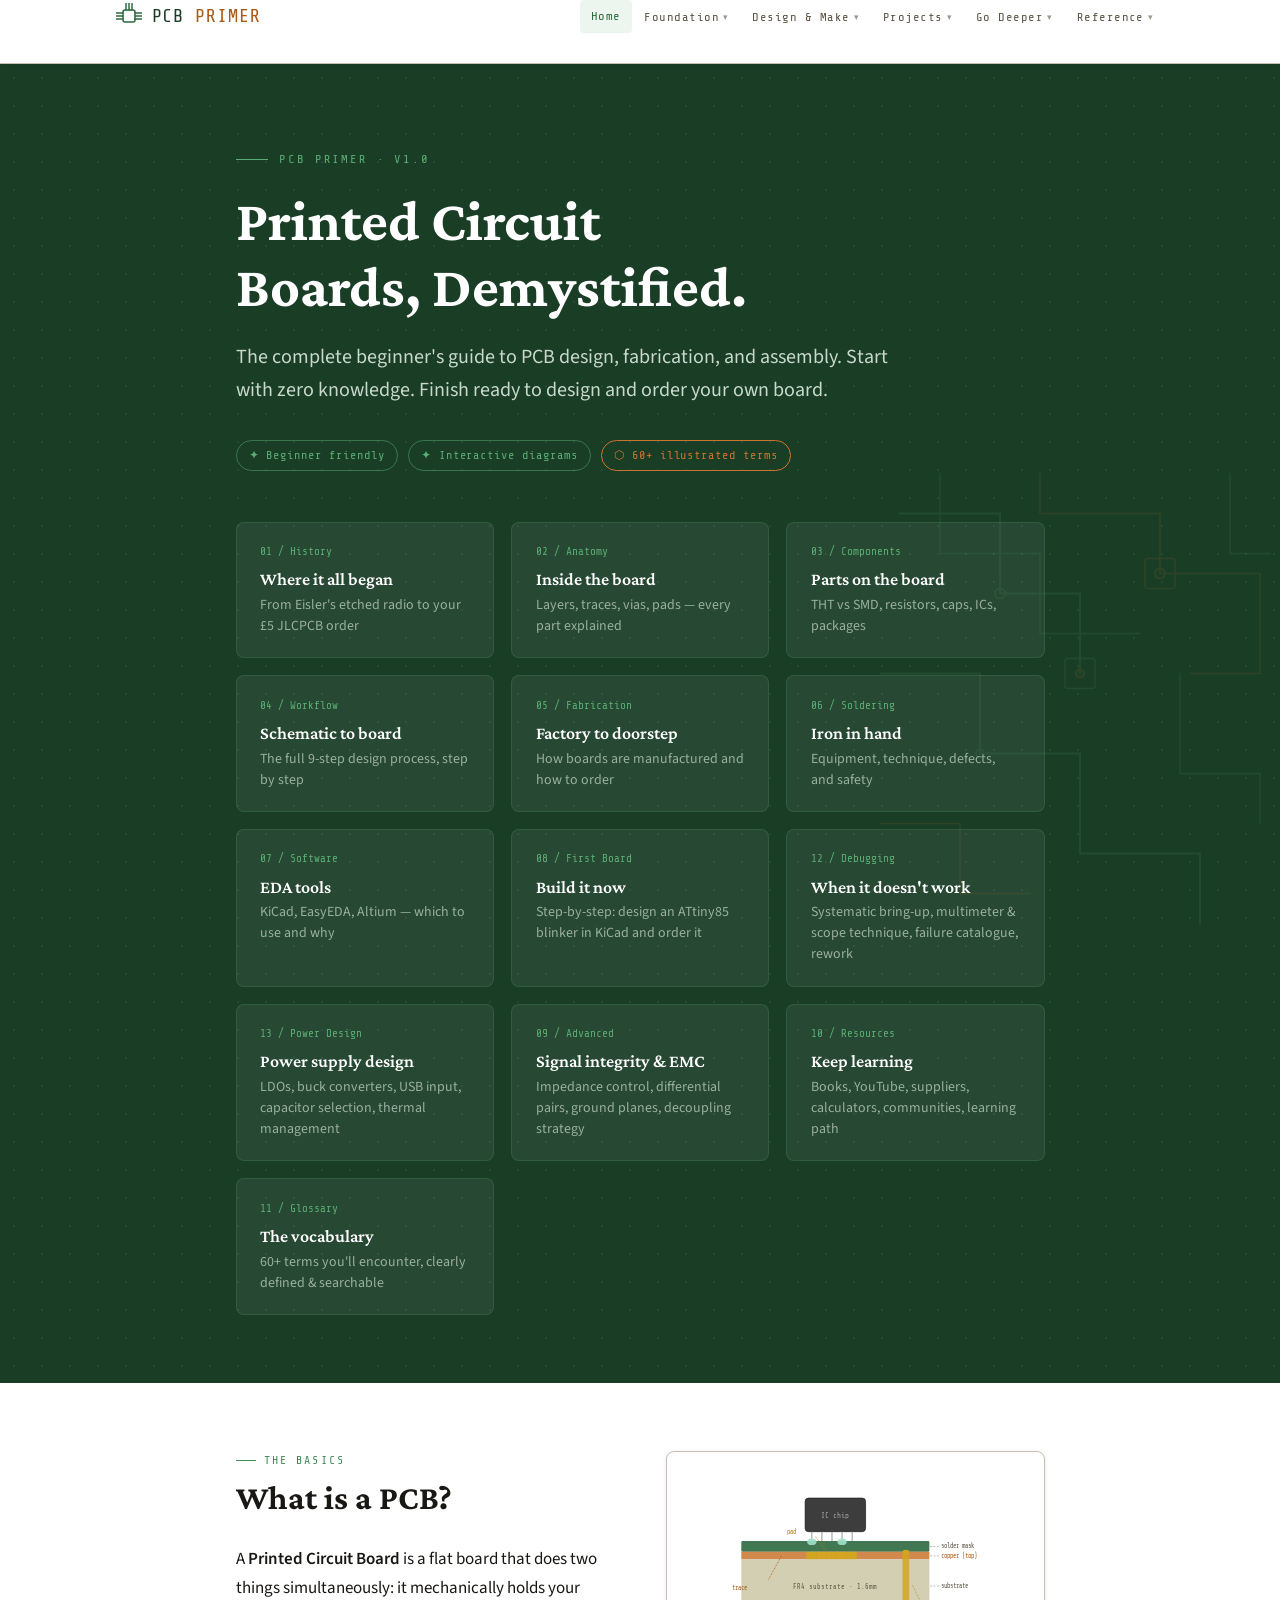
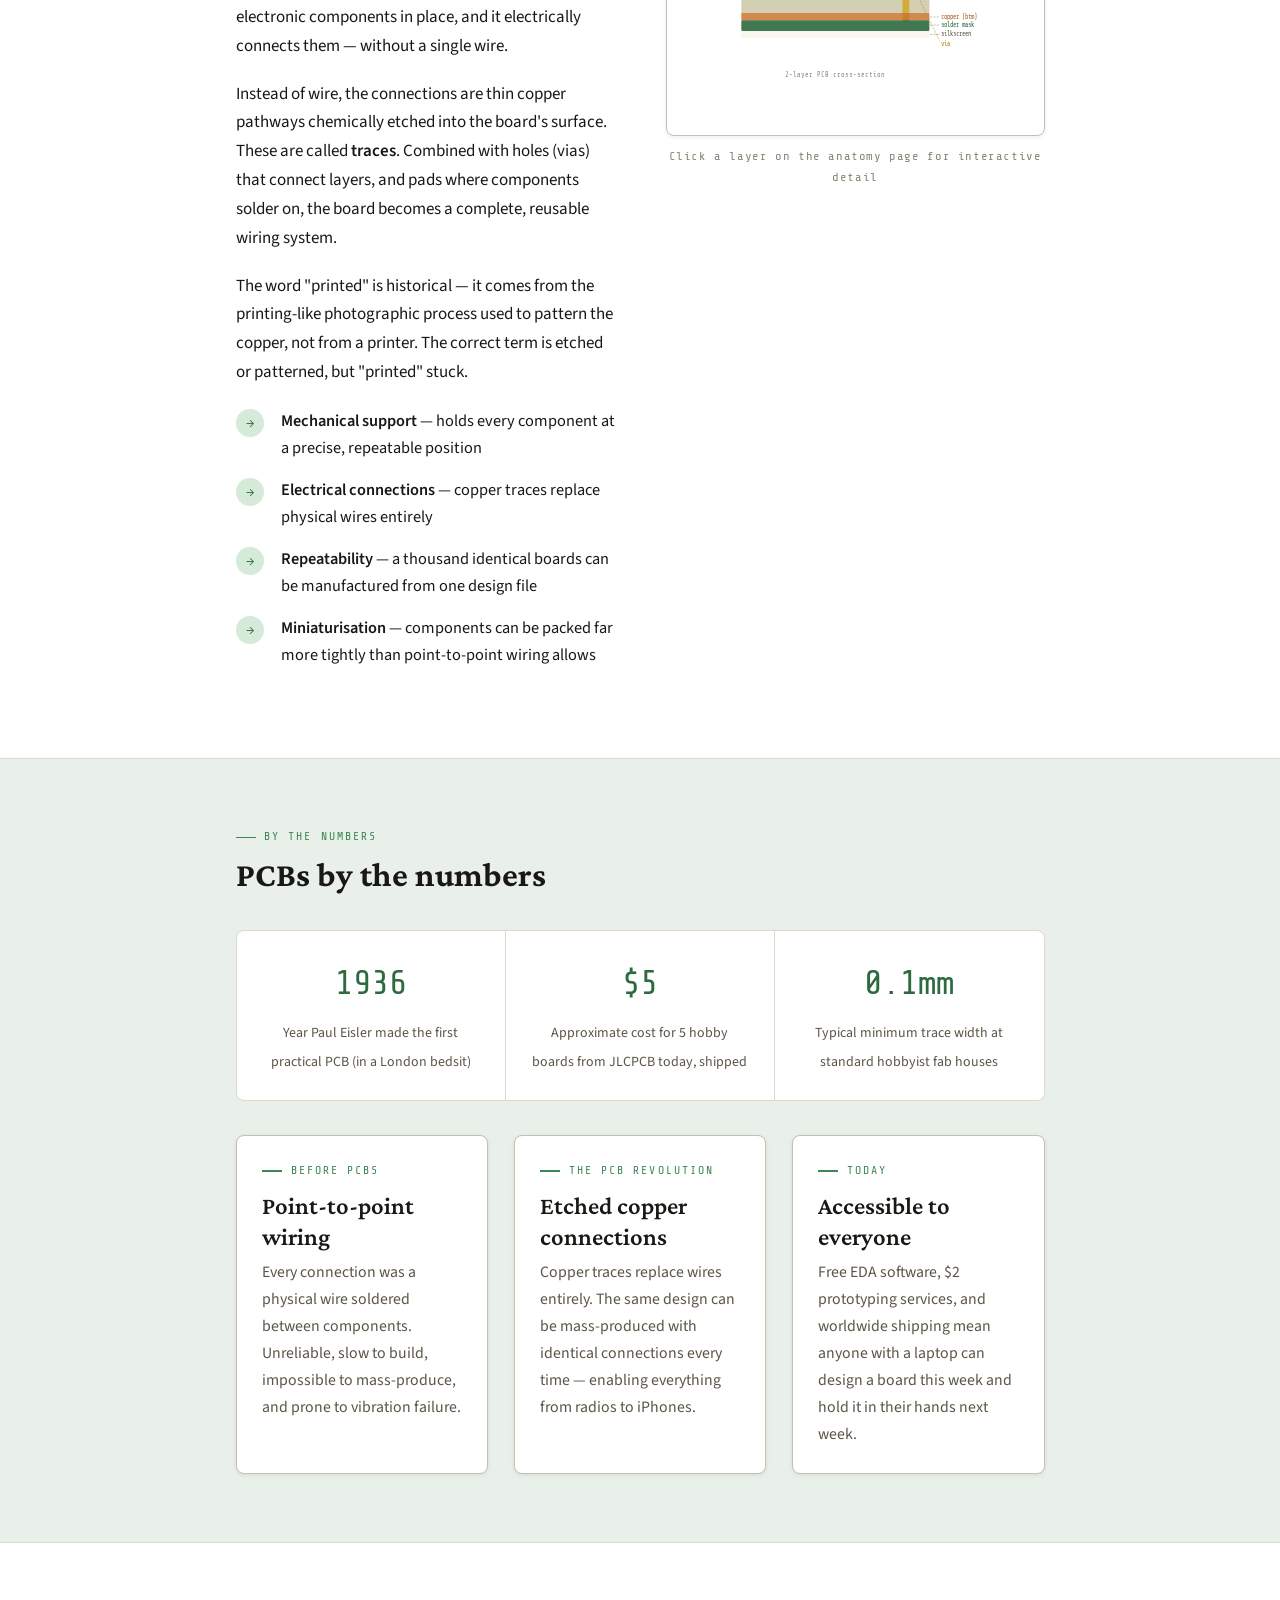
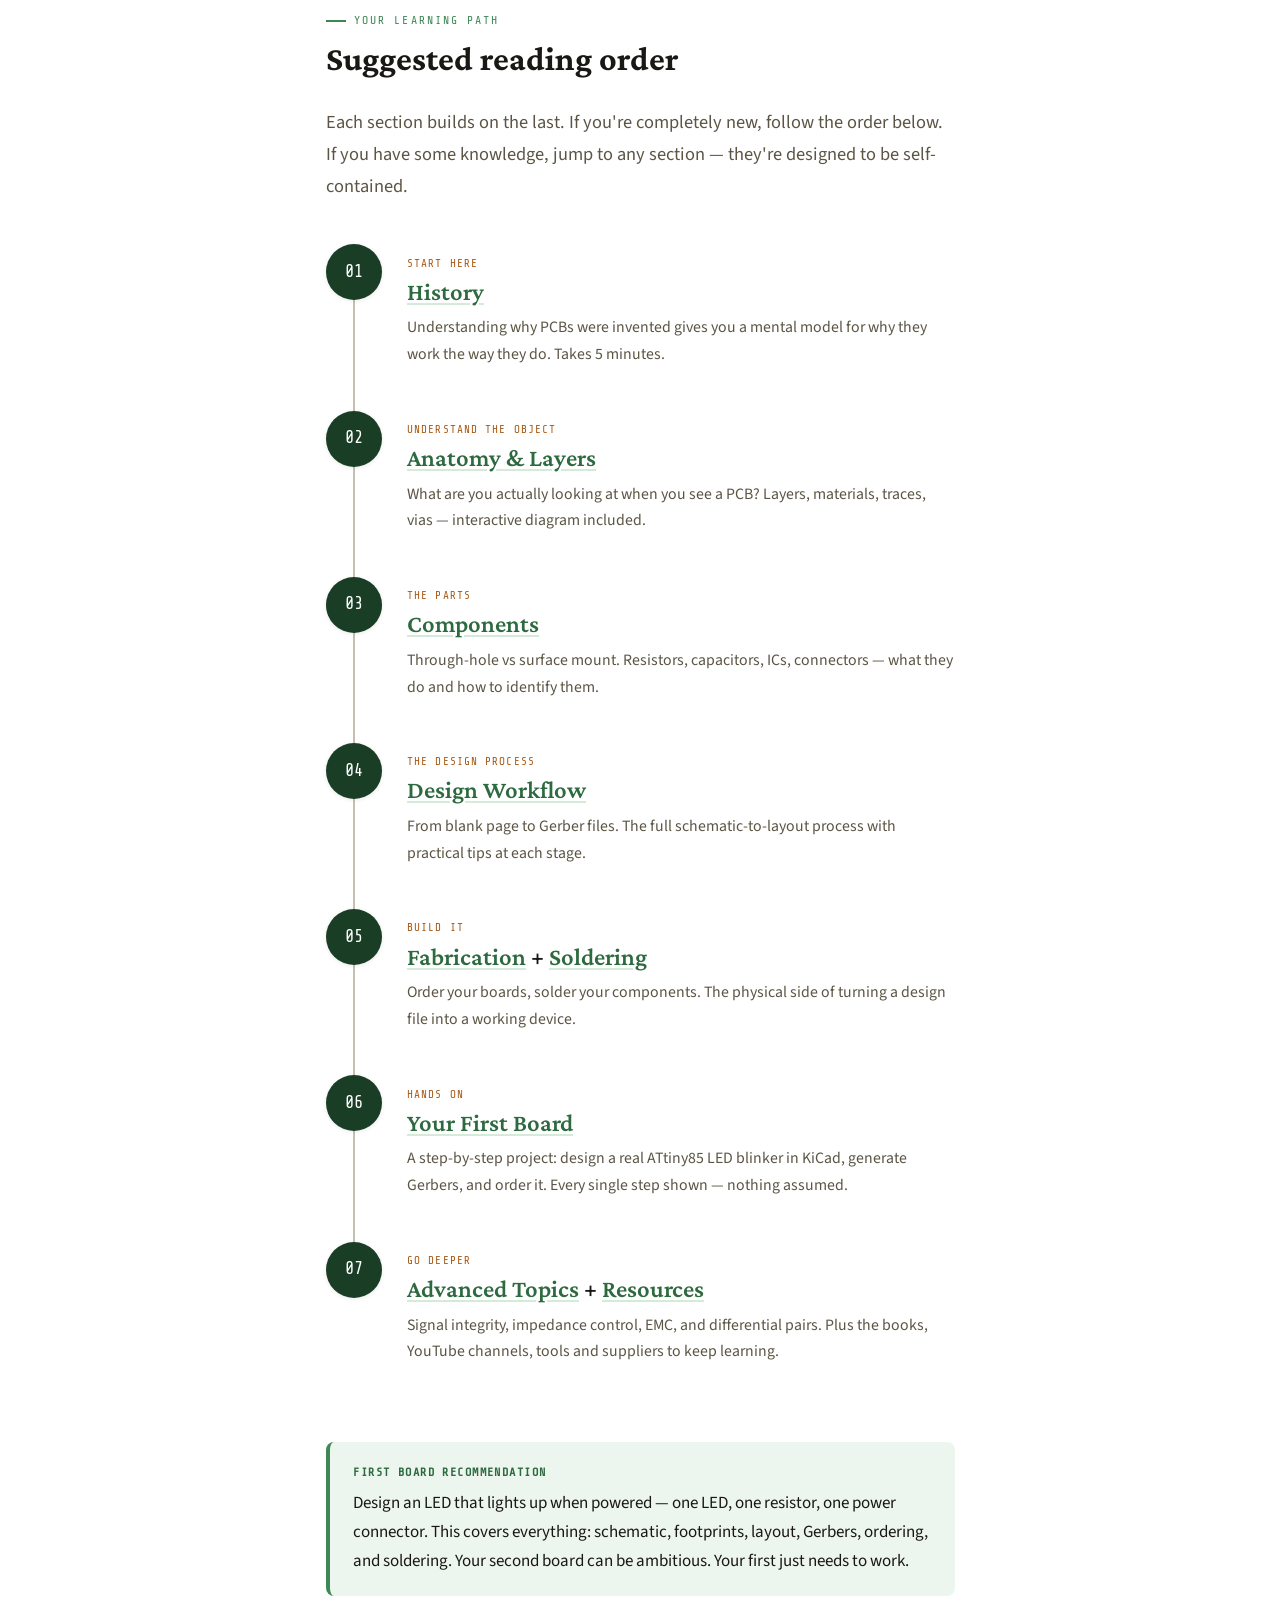
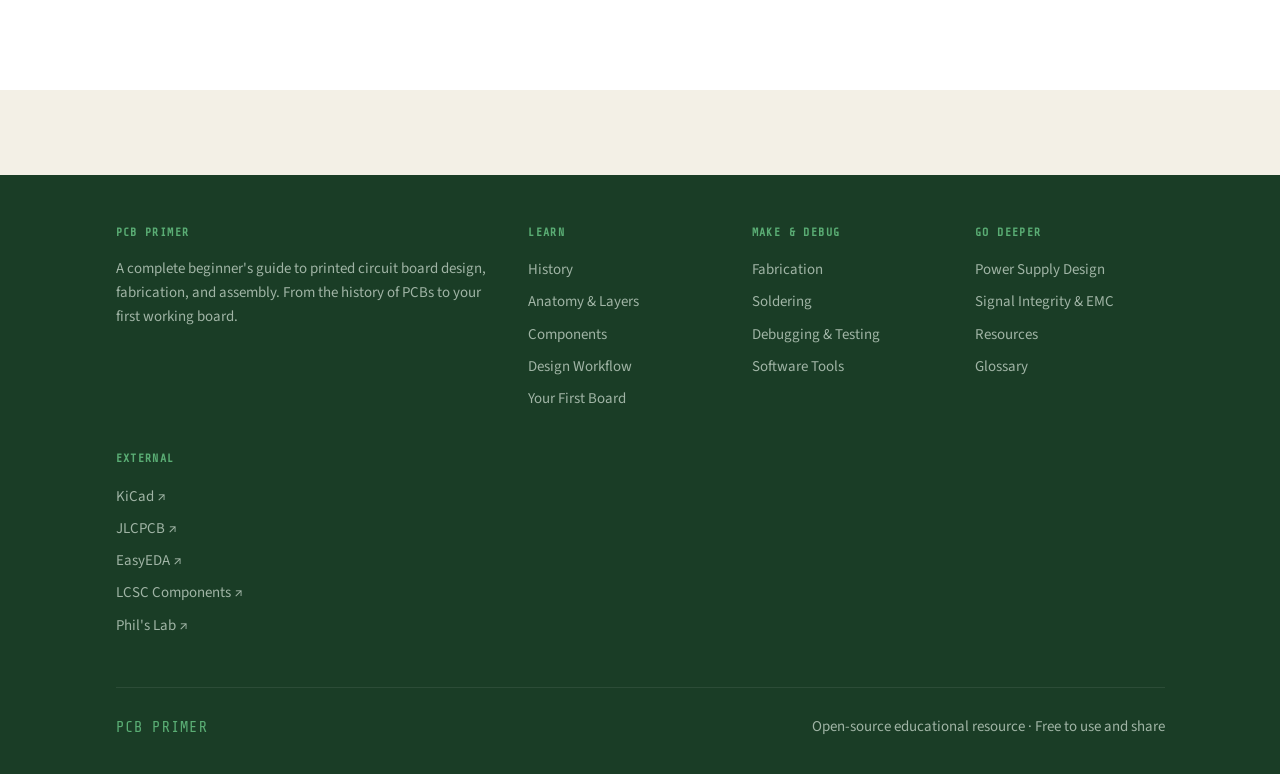
<file: index.html>
<!DOCTYPE html>
<html lang="en">
<head>
  <meta charset="UTF-8">
  <meta name="viewport" content="width=device-width, initial-scale=1.0">
  <title>PCB Primer — A Complete Beginner's Guide to Printed Circuit Boards</title>
  <meta name="description" content="Learn everything about PCB design from scratch. History, anatomy, components, workflow, soldering, fabrication, and software tools. From zero to your first board.">
  <link rel="stylesheet" href="css/main.css">
  <style>
    @keyframes drawTrace {
      to { stroke-dashoffset: 0; }
    }
    .hero-nav-grid {
      display: grid;
      grid-template-columns: repeat(auto-fit, minmax(220px, 1fr));
      gap: 1rem;
      margin-top: 3rem;
    }
    .hero-nav-card {
      background: rgba(255,255,255,0.06);
      border: 1px solid rgba(90,173,116,0.2);
      border-radius: 8px;
      padding: 1.2rem 1.4rem;
      text-decoration: none;
      color: rgba(232,245,234,0.85);
      transition: all 0.2s;
      display: block;
    }
    .hero-nav-card:hover {
      background: rgba(255,255,255,0.1);
      border-color: rgba(90,173,116,0.5);
      color: #fff;
      transform: translateY(-2px);
    }
    .hero-nav-card .card-num {
      font-family: var(--font-mono);
      font-size: 0.65rem;
      color: var(--green-light);
      margin-bottom: 0.4rem;
      display: block;
    }
    .hero-nav-card h3 {
      color: #fff;
      font-size: 1.05rem;
      margin-bottom: 0.25rem;
      font-weight: 600;
    }
    .hero-nav-card p {
      font-size: 0.82rem;
      color: rgba(232,245,234,0.6);
      margin: 0;
      line-height: 1.5;
    }
    .pcb-intro-visual {
      background: var(--bg-card);
      border: 1px solid var(--border);
      border-radius: 8px;
      overflow: hidden;
    }
    .quick-facts {
      display: grid;
      grid-template-columns: repeat(3, 1fr);
      gap: 1px;
      background: var(--border-light);
      border: 1px solid var(--border-light);
      border-radius: 8px;
      overflow: hidden;
      margin: 2rem 0;
    }
    .quick-fact {
      background: var(--bg-card);
      padding: 1.4rem;
      text-align: center;
    }
    .quick-fact .big { font-family: var(--font-mono); font-size: 2rem; color: var(--green); display: block; margin-bottom: 0.3rem; }
    .quick-fact .label { font-size: 0.82rem; color: var(--text-muted); }
    .intro-grid { display: grid; grid-template-columns: 1fr 1fr; gap: 3rem; align-items: start; }
    @media(max-width:720px){ .intro-grid { grid-template-columns: 1fr; } .quick-facts { grid-template-columns: 1fr; } }
    .what-is-list { list-style: none; display: flex; flex-direction: column; gap: 0.8rem; margin: 1.2rem 0; }
    .what-is-list li { display: flex; gap: 1rem; align-items: flex-start; font-size: 0.96rem; }
    .what-is-list .icon { width: 28px; height: 28px; background: var(--green-pale); border-radius: 50%; display: flex; align-items: center; justify-content: center; flex-shrink: 0; color: var(--green); font-size: 0.8rem; margin-top: 1px; }
  </style>
</head>
<body>
  <!-- Nav injected by JS -->

  <!-- ======== HERO ======== -->
  <section class="page-hero">
    <div class="hero-traces" aria-hidden="true">
      <svg id="hero-traces-svg" width="400" height="100%" viewBox="0 0 400 500" fill="none" xmlns="http://www.w3.org/2000/svg" style="height:100%">
        <path d="M20 40 H 120 V 120 H 200 V 200" stroke="#5aad74" stroke-width="2" fill="none" stroke-linecap="round" stroke-linejoin="round"/>
        <path d="M60 0 V 80 H 160 V 160 H 260" stroke="#5aad74" stroke-width="1.5" fill="none" stroke-linecap="round" stroke-linejoin="round"/>
        <path d="M160 0 V 40 H 280 V 100" stroke="#c97530" stroke-width="1.5" fill="none" stroke-linecap="round" stroke-linejoin="round"/>
        <path d="M280 100 H 380 V 200 H 310" stroke="#c97530" stroke-width="1.5" fill="none" stroke-linecap="round" stroke-linejoin="round"/>
        <path d="M0 200 H 100 V 280 H 200 V 380" stroke="#5aad74" stroke-width="2" fill="none" stroke-linecap="round" stroke-linejoin="round"/>
        <path d="M200 380 H 320 V 450" stroke="#5aad74" stroke-width="2" fill="none" stroke-linecap="round" stroke-linejoin="round"/>
        <circle cx="120" cy="120" r="5" stroke="#5aad74" stroke-width="2" fill="none"/>
        <circle cx="200" cy="200" r="4" stroke="#c97530" stroke-width="2" fill="none"/>
        <circle cx="100" cy="280" r="4" stroke="#5aad74" stroke-width="2" fill="none"/>
        <circle cx="280" cy="100" r="5" stroke="#c97530" stroke-width="2" fill="none"/>
        <rect x="185" y="185" width="30" height="30" rx="3" stroke="#5aad74" stroke-width="1.5" fill="none"/>
        <rect x="265" y="85" width="30" height="30" rx="3" stroke="#c97530" stroke-width="1.5" fill="none"/>
        <path d="M0 350 H 80 V 420 H 150" stroke="#c97530" stroke-width="1.5" fill="none" stroke-linecap="round" stroke-linejoin="round"/>
        <path d="M350 0 V 80 H 390" stroke="#5aad74" stroke-width="1.5" fill="none" stroke-linecap="round" stroke-linejoin="round"/>
        <path d="M300 200 V 300 H 380 V 350" stroke="#5aad74" stroke-width="1.5" fill="none" stroke-linecap="round" stroke-linejoin="round"/>
      </svg>
    </div>
    <div class="container">
      <div class="hero-content">
        <p class="hero-label">PCB Primer · v1.0</p>
        <h1>Printed Circuit<br>Boards, Demystified.</h1>
        <p class="lead">The complete beginner's guide to PCB design, fabrication, and assembly. Start with zero knowledge. Finish ready to design and order your own board.</p>
        <div class="hero-badges">
          <span class="badge badge--outline">✦ Beginner friendly</span>
          <span class="badge badge--outline">✦ Interactive diagrams</span>
          <span class="badge badge--solid">⬡ 60+ illustrated terms</span>
        </div>
      </div>
      <nav class="hero-nav-grid" aria-label="Site sections">
        <a href="history.html" class="hero-nav-card">
          <span class="card-num">01 / History</span>
          <h3>Where it all began</h3>
          <p>From Eisler's etched radio to your £5 JLCPCB order</p>
        </a>
        <a href="anatomy.html" class="hero-nav-card">
          <span class="card-num">02 / Anatomy</span>
          <h3>Inside the board</h3>
          <p>Layers, traces, vias, pads — every part explained</p>
        </a>
        <a href="components.html" class="hero-nav-card">
          <span class="card-num">03 / Components</span>
          <h3>Parts on the board</h3>
          <p>THT vs SMD, resistors, caps, ICs, packages</p>
        </a>
        <a href="workflow.html" class="hero-nav-card">
          <span class="card-num">04 / Workflow</span>
          <h3>Schematic to board</h3>
          <p>The full 9-step design process, step by step</p>
        </a>
        <a href="fabrication.html" class="hero-nav-card">
          <span class="card-num">05 / Fabrication</span>
          <h3>Factory to doorstep</h3>
          <p>How boards are manufactured and how to order</p>
        </a>
        <a href="soldering.html" class="hero-nav-card">
          <span class="card-num">06 / Soldering</span>
          <h3>Iron in hand</h3>
          <p>Equipment, technique, defects, and safety</p>
        </a>
        <a href="software.html" class="hero-nav-card">
          <span class="card-num">07 / Software</span>
          <h3>EDA tools</h3>
          <p>KiCad, EasyEDA, Altium — which to use and why</p>
        </a>
        <a href="first-board.html" class="hero-nav-card">
          <span class="card-num">08 / First Board</span>
          <h3>Build it now</h3>
          <p>Step-by-step: design an ATtiny85 blinker in KiCad and order it</p>
        </a>
        <a href="debugging.html" class="hero-nav-card">
          <span class="card-num">12 / Debugging</span>
          <h3>When it doesn't work</h3>
          <p>Systematic bring-up, multimeter &amp; scope technique, failure catalogue, rework</p>
        </a>
        <a href="power-design.html" class="hero-nav-card">
          <span class="card-num">13 / Power Design</span>
          <h3>Power supply design</h3>
          <p>LDOs, buck converters, USB input, capacitor selection, thermal management</p>
        </a>
        <a href="advanced.html" class="hero-nav-card">
          <span class="card-num">09 / Advanced</span>
          <h3>Signal integrity &amp; EMC</h3>
          <p>Impedance control, differential pairs, ground planes, decoupling strategy</p>
        </a>
        <a href="resources.html" class="hero-nav-card">
          <span class="card-num">10 / Resources</span>
          <h3>Keep learning</h3>
          <p>Books, YouTube, suppliers, calculators, communities, learning path</p>
        </a>
        <a href="glossary.html" class="hero-nav-card">
          <span class="card-num">11 / Glossary</span>
          <h3>The vocabulary</h3>
          <p>60+ terms you'll encounter, clearly defined &amp; searchable</p>
        </a>
      </nav>
    </div>
  </section>

  <!-- ======== WHAT IS A PCB? ======== -->
  <section class="section section--white">
    <div class="container">
      <div class="intro-grid">
        <div>
          <p class="section-label">The basics</p>
          <h2 class="section-title">What is a PCB?</h2>
          <p>A <strong>Printed Circuit Board</strong> is a flat board that does two things simultaneously: it mechanically holds your electronic components in place, and it electrically connects them — without a single wire.</p>
          <p>Instead of wire, the connections are thin copper pathways chemically etched into the board's surface. These are called <strong>traces</strong>. Combined with holes (vias) that connect layers, and pads where components solder on, the board becomes a complete, reusable wiring system.</p>
          <p>The word "printed" is historical — it comes from the printing-like photographic process used to pattern the copper, not from a printer. The correct term is etched or patterned, but "printed" stuck.</p>

          <ul class="what-is-list">
            <li><span class="icon">→</span><span><strong>Mechanical support</strong> — holds every component at a precise, repeatable position</span></li>
            <li><span class="icon">→</span><span><strong>Electrical connections</strong> — copper traces replace physical wires entirely</span></li>
            <li><span class="icon">→</span><span><strong>Repeatability</strong> — a thousand identical boards can be manufactured from one design file</span></li>
            <li><span class="icon">→</span><span><strong>Miniaturisation</strong> — components can be packed far more tightly than point-to-point wiring allows</span></li>
          </ul>
        </div>
        <div>
          <div class="pcb-intro-visual diagram-wrap" style="margin:0">
            <!-- Simple illustrative PCB cross-section SVG - generous spacing, no text overlap -->
            <svg viewBox="0 0 460 320" fill="none" xmlns="http://www.w3.org/2000/svg" style="width:100%;max-width:460px">
              <!-- Component: IC chip on top -->
              <rect x="155" y="18" width="90" height="50" rx="5" fill="#3d3d3d" stroke="#1a1a1a" stroke-width="1"/>
              <text x="200" y="48" text-anchor="middle" font-family="'Share Tech Mono', monospace" font-size="11" fill="#aaa">IC chip</text>
              <!-- IC pins -->
              <line x1="165" y1="68" x2="165" y2="82" stroke="#999" stroke-width="1.5"/>
              <line x1="180" y1="68" x2="180" y2="82" stroke="#999" stroke-width="1.5"/>
              <line x1="195" y1="68" x2="195" y2="82" stroke="#999" stroke-width="1.5"/>
              <line x1="210" y1="68" x2="210" y2="82" stroke="#999" stroke-width="1.5"/>
              <line x1="225" y1="68" x2="225" y2="82" stroke="#999" stroke-width="1.5"/>

              <!-- Solder mask top (green) -->
              <rect x="60" y="82" width="280" height="16" rx="2" fill="#2d6a3f" opacity="0.9"/>
              <!-- Copper traces on top -->
              <rect x="60" y="98" width="280" height="11" rx="1" fill="#c97530" opacity="0.85"/>
              <!-- Pad cutouts (exposed copper, no mask) -->
              <rect x="157" y="98" width="15" height="11" fill="#d4a520"/>
              <rect x="172" y="98" width="15" height="11" fill="#d4a520"/>
              <rect x="187" y="98" width="15" height="11" fill="#d4a520"/>
              <rect x="202" y="98" width="15" height="11" fill="#d4a520"/>
              <rect x="217" y="98" width="15" height="11" fill="#d4a520"/>

              <!-- FR4 substrate -->
              <rect x="60" y="109" width="280" height="80" rx="1" fill="#c8c3a0" opacity="0.8"/>
              <text x="200" y="154" text-anchor="middle" font-family="'Share Tech Mono', monospace" font-size="10" fill="#5c5545">FR4 substrate · 1.6mm</text>

              <!-- Via (plated hole) -->
              <rect x="300" y="98" width="10" height="101" fill="#d4a520" opacity="0.85" rx="1"/>
              <ellipse cx="305" cy="98" rx="5" ry="3" fill="#d4a520"/>
              <ellipse cx="305" cy="199" rx="5" ry="3" fill="#d4a520"/>

              <!-- Copper traces bottom -->
              <rect x="60" y="189" width="280" height="11" rx="1" fill="#c97530" opacity="0.85"/>
              <!-- Solder mask bottom -->
              <rect x="60" y="200" width="280" height="16" rx="2" fill="#2d6a3f" opacity="0.9"/>
              <!-- Silkscreen -->
              <rect x="60" y="216" width="280" height="10" rx="1" fill="#f5f0e0" opacity="0.6"/>

              <!-- Right-side labels - all start at x=360, clean spacing -->
              <!-- Leader lines from layer centres to labels -->
              <line x1="341" y1="90"  x2="355" y2="90"  stroke="#8c8575" stroke-width="0.8" stroke-dasharray="3 2"/>
              <line x1="341" y1="104" x2="355" y2="104" stroke="#8c8575" stroke-width="0.8" stroke-dasharray="3 2"/>
              <line x1="341" y1="149" x2="355" y2="149" stroke="#8c8575" stroke-width="0.8" stroke-dasharray="3 2"/>
              <line x1="341" y1="195" x2="355" y2="195" stroke="#8c8575" stroke-width="0.8" stroke-dasharray="3 2"/>
              <line x1="341" y1="207" x2="355" y2="207" stroke="#8c8575" stroke-width="0.8" stroke-dasharray="3 2"/>
              <line x1="341" y1="221" x2="355" y2="221" stroke="#8c8575" stroke-width="0.8" stroke-dasharray="3 2"/>
              <line x1="315" y1="148" x2="355" y2="230" stroke="#b5820a" stroke-width="0.8" stroke-dasharray="3 2"/>

              <text x="358" y="93"  font-family="'Share Tech Mono', monospace" font-size="9.5" fill="#5c5545">solder mask</text>
              <text x="358" y="107" font-family="'Share Tech Mono', monospace" font-size="9.5" fill="#a85a18">copper (top)</text>
              <text x="358" y="152" font-family="'Share Tech Mono', monospace" font-size="9.5" fill="#5c5545">substrate</text>
              <text x="358" y="198" font-family="'Share Tech Mono', monospace" font-size="9.5" fill="#a85a18">copper (btm)</text>
              <text x="358" y="210" font-family="'Share Tech Mono', monospace" font-size="9.5" fill="#2d6a3f">solder mask</text>
              <text x="358" y="224" font-family="'Share Tech Mono', monospace" font-size="9.5" fill="#5c5545">silkscreen</text>
              <text x="358" y="238" font-family="'Share Tech Mono', monospace" font-size="9.5" fill="#b5820a">via</text>

              <!-- Trace label with arrow -->
              <path d="M 120 104 L 100 140" stroke="#a85a18" stroke-width="1" stroke-dasharray="3 2"/>
              <text x="46" y="155" font-family="'Share Tech Mono', monospace" font-size="9.5" fill="#a85a18">trace</text>

              <!-- Pad label -->
              <path d="M 187 98 L 170 75" stroke="#b5820a" stroke-width="1" stroke-dasharray="3 2"/>
              <text x="128" y="72" font-family="'Share Tech Mono', monospace" font-size="9.5" fill="#b5820a">pad</text>

              <!-- Solder blobs -->
              <ellipse cx="165" cy="83" rx="7" ry="5" fill="#9FE1CB" opacity="0.9"/>
              <ellipse cx="210" cy="83" rx="7" ry="5" fill="#9FE1CB" opacity="0.9"/>

              <text x="200" y="285" text-anchor="middle" font-family="'Share Tech Mono', monospace" font-size="10" fill="#8c8575">2-layer PCB cross-section</text>
            </svg>
          </div>
          <p class="diagram-caption" style="margin-top:0.6rem">Click a layer on the anatomy page for interactive detail</p>
        </div>
      </div>
    </div>
  </section>

  <!-- ======== QUICK FACTS ======== -->
  <section class="section section--tinted">
    <div class="container">
      <p class="section-label">By the numbers</p>
      <h2 class="section-title">PCBs by the numbers</h2>
      <div class="quick-facts">
        <div class="quick-fact reveal">
          <span class="big">1936</span>
          <span class="label">Year Paul Eisler made the first practical PCB (in a London bedsit)</span>
        </div>
        <div class="quick-fact reveal">
          <span class="big">$5</span>
          <span class="label">Approximate cost for 5 hobby boards from JLCPCB today, shipped</span>
        </div>
        <div class="quick-fact reveal">
          <span class="big">0.1mm</span>
          <span class="label">Typical minimum trace width at standard hobbyist fab houses</span>
        </div>
      </div>

      <div class="grid-3 mt-2 stagger-children">
        <div class="card">
          <p class="section-label" style="margin-bottom:0.6rem">Before PCBs</p>
          <h3>Point-to-point wiring</h3>
          <p style="font-size:0.93rem;color:var(--text-muted)">Every connection was a physical wire soldered between components. Unreliable, slow to build, impossible to mass-produce, and prone to vibration failure.</p>
        </div>
        <div class="card">
          <p class="section-label" style="margin-bottom:0.6rem">The PCB revolution</p>
          <h3>Etched copper connections</h3>
          <p style="font-size:0.93rem;color:var(--text-muted)">Copper traces replace wires entirely. The same design can be mass-produced with identical connections every time — enabling everything from radios to iPhones.</p>
        </div>
        <div class="card">
          <p class="section-label" style="margin-bottom:0.6rem">Today</p>
          <h3>Accessible to everyone</h3>
          <p style="font-size:0.93rem;color:var(--text-muted)">Free EDA software, $2 prototyping services, and worldwide shipping mean anyone with a laptop can design a board this week and hold it in their hands next week.</p>
        </div>
      </div>
    </div>
  </section>

  <!-- ======== HOW TO USE THIS GUIDE ======== -->
  <section class="section section--white">
    <div class="container" style="max-width:680px">
      <p class="section-label">Your learning path</p>
      <h2 class="section-title">Suggested reading order</h2>
      <p class="section-intro">Each section builds on the last. If you're completely new, follow the order below. If you have some knowledge, jump to any section — they're designed to be self-contained.</p>

      <div class="steps">
        <div class="step reveal">
          <div class="step-num">01</div>
          <div class="step-body">
            <p class="step-phase">Start here</p>
            <h3><a href="history.html">History</a></h3>
            <p style="font-size:0.93rem;color:var(--text-muted)">Understanding why PCBs were invented gives you a mental model for why they work the way they do. Takes 5 minutes.</p>
          </div>
        </div>
        <div class="step reveal">
          <div class="step-num">02</div>
          <div class="step-body">
            <p class="step-phase">Understand the object</p>
            <h3><a href="anatomy.html">Anatomy &amp; Layers</a></h3>
            <p style="font-size:0.93rem;color:var(--text-muted)">What are you actually looking at when you see a PCB? Layers, materials, traces, vias — interactive diagram included.</p>
          </div>
        </div>
        <div class="step reveal">
          <div class="step-num">03</div>
          <div class="step-body">
            <p class="step-phase">The parts</p>
            <h3><a href="components.html">Components</a></h3>
            <p style="font-size:0.93rem;color:var(--text-muted)">Through-hole vs surface mount. Resistors, capacitors, ICs, connectors — what they do and how to identify them.</p>
          </div>
        </div>
        <div class="step reveal">
          <div class="step-num">04</div>
          <div class="step-body">
            <p class="step-phase">The design process</p>
            <h3><a href="workflow.html">Design Workflow</a></h3>
            <p style="font-size:0.93rem;color:var(--text-muted)">From blank page to Gerber files. The full schematic-to-layout process with practical tips at each stage.</p>
          </div>
        </div>
        <div class="step reveal">
          <div class="step-num">05</div>
          <div class="step-body">
            <p class="step-phase">Build it</p>
            <h3><a href="fabrication.html">Fabrication</a> + <a href="soldering.html">Soldering</a></h3>
            <p style="font-size:0.93rem;color:var(--text-muted)">Order your boards, solder your components. The physical side of turning a design file into a working device.</p>
          </div>
        </div>
        <div class="step reveal">
          <div class="step-num">06</div>
          <div class="step-body">
            <p class="step-phase">Hands on</p>
            <h3><a href="first-board.html">Your First Board</a></h3>
            <p style="font-size:0.93rem;color:var(--text-muted)">A step-by-step project: design a real ATtiny85 LED blinker in KiCad, generate Gerbers, and order it. Every single step shown — nothing assumed.</p>
          </div>
        </div>
        <div class="step reveal">
          <div class="step-num">07</div>
          <div class="step-body">
            <p class="step-phase">Go deeper</p>
            <h3><a href="advanced.html">Advanced Topics</a> + <a href="resources.html">Resources</a></h3>
            <p style="font-size:0.93rem;color:var(--text-muted)">Signal integrity, impedance control, EMC, and differential pairs. Plus the books, YouTube channels, tools and suppliers to keep learning.</p>
          </div>
        </div>
      </div>

      <div class="callout callout--tip" style="margin-top:2rem">
        <p class="callout-title">First board recommendation</p>
        <p style="margin:0">Design an LED that lights up when powered — one LED, one resistor, one power connector. This covers everything: schematic, footprints, layout, Gerbers, ordering, and soldering. Your second board can be ambitious. Your first just needs to work.</p>
      </div>
    </div>
  </section>

  <script src="js/main.js"></script>
</body>
</html>
</file>
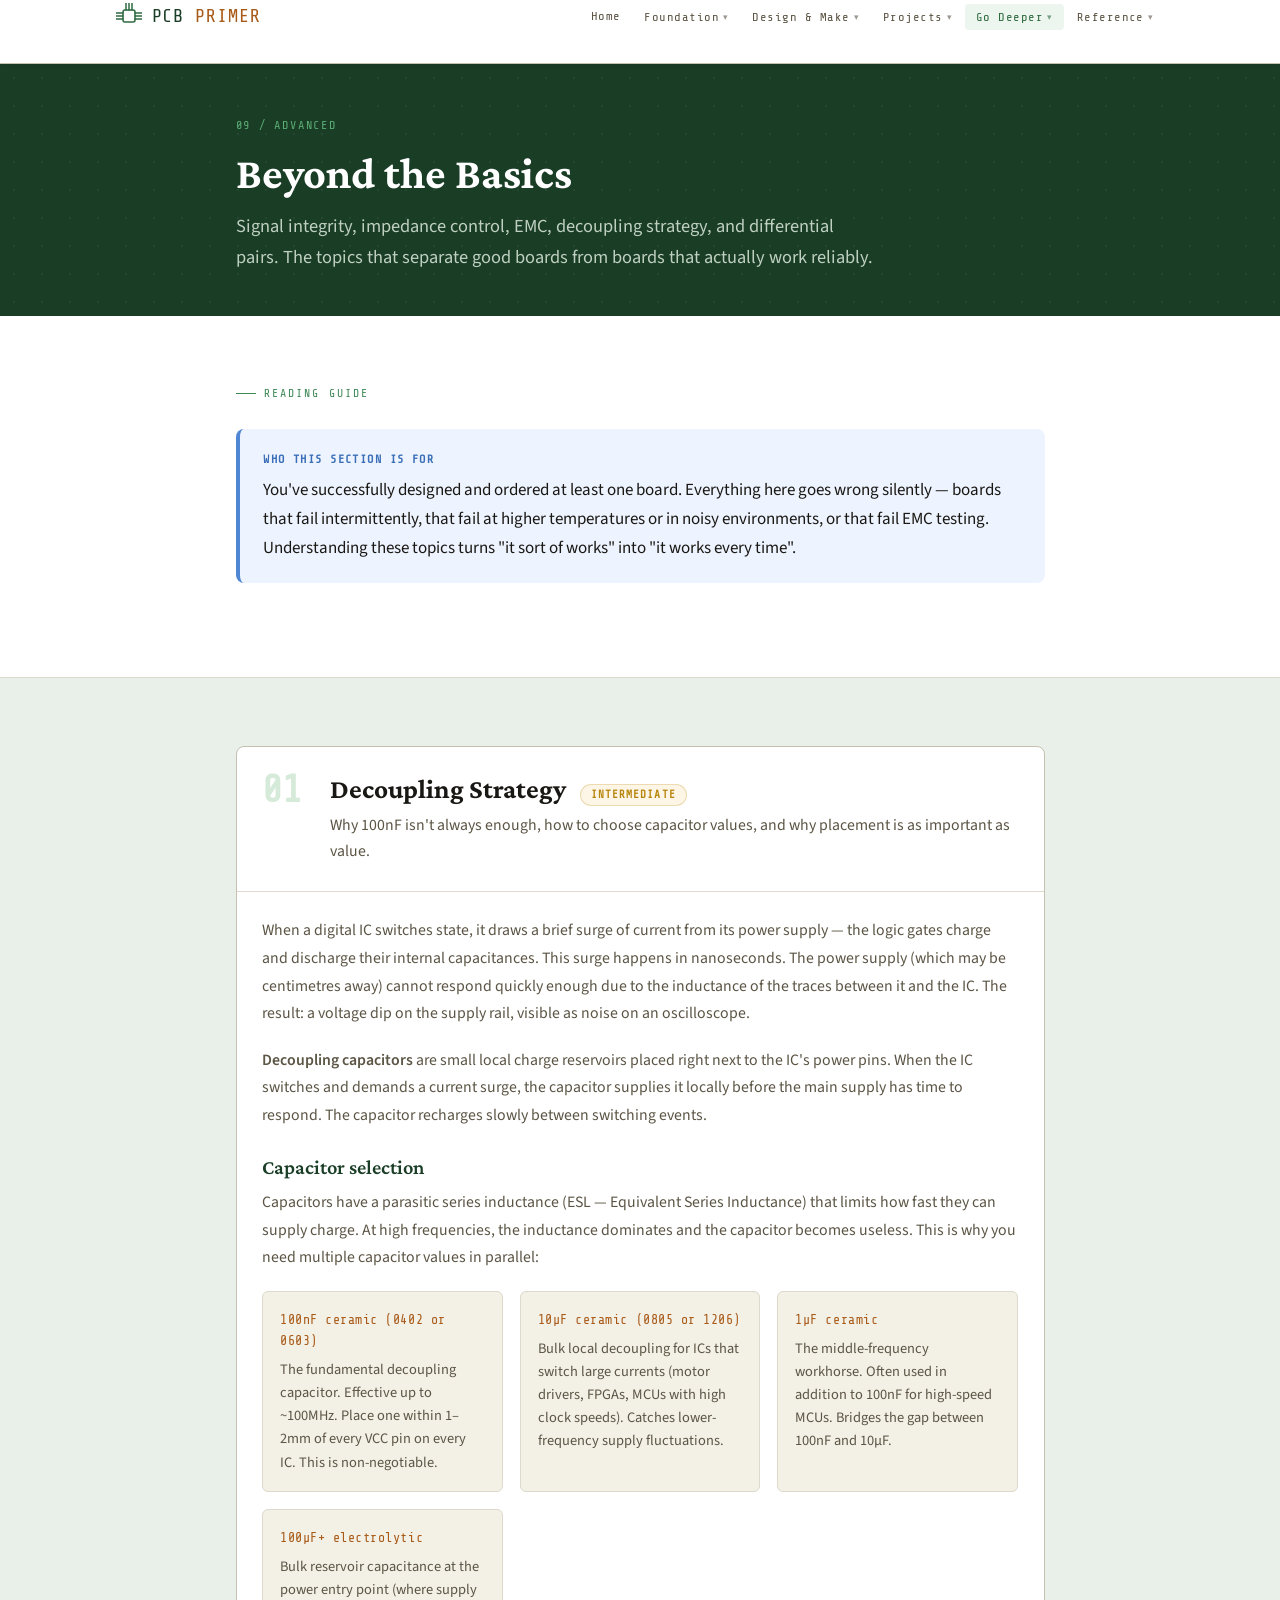
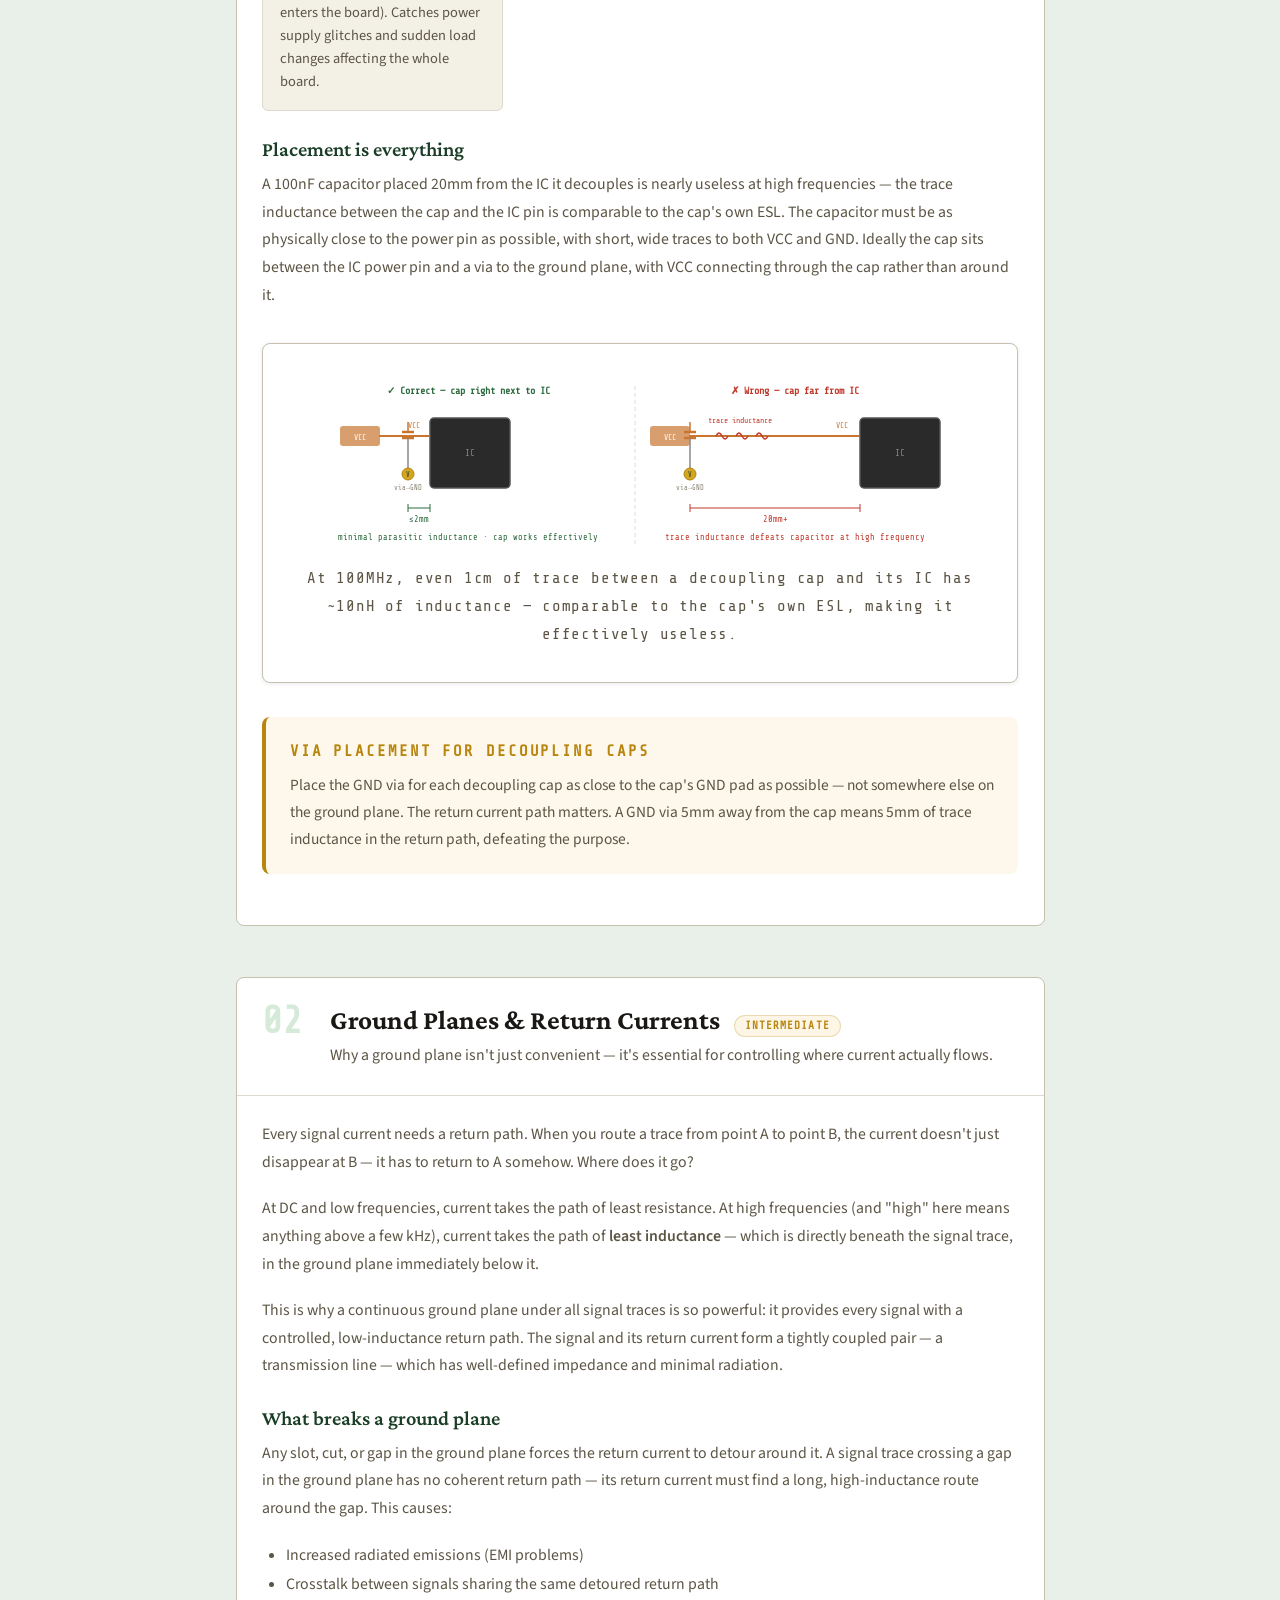
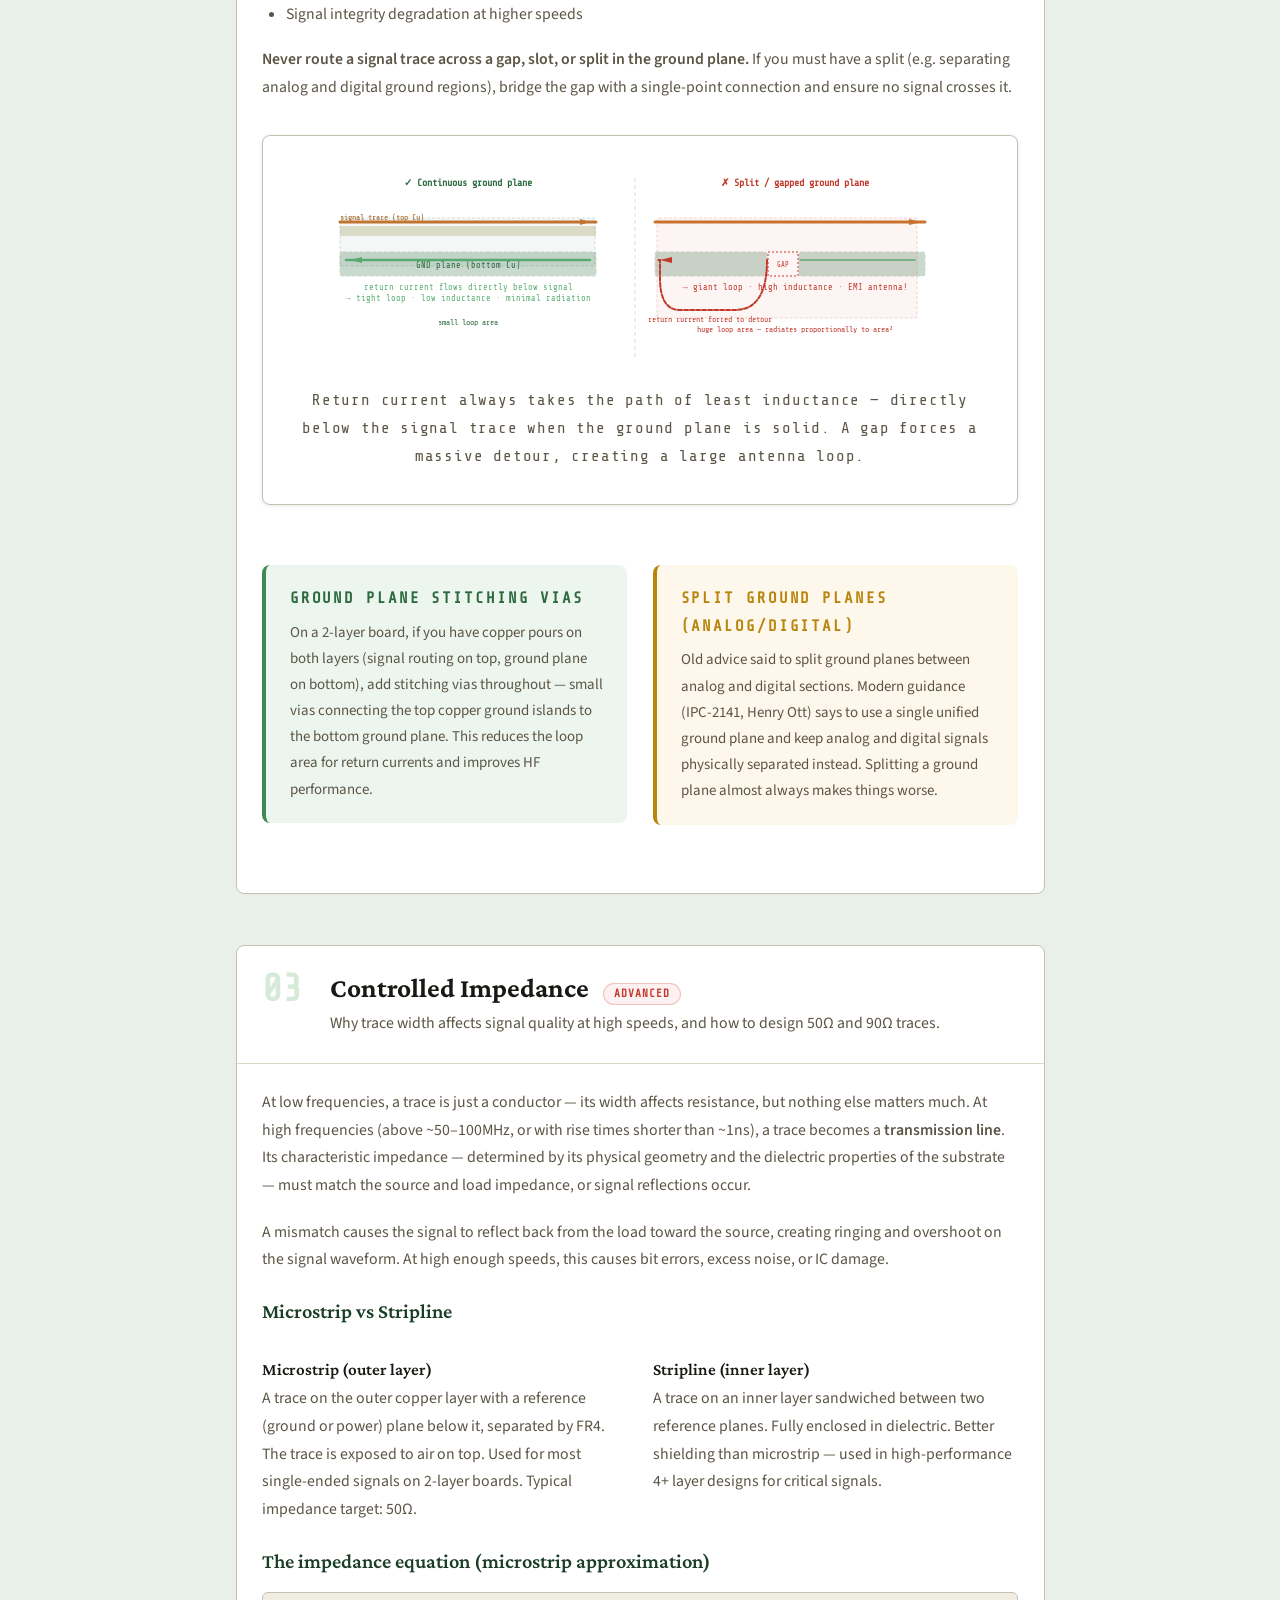
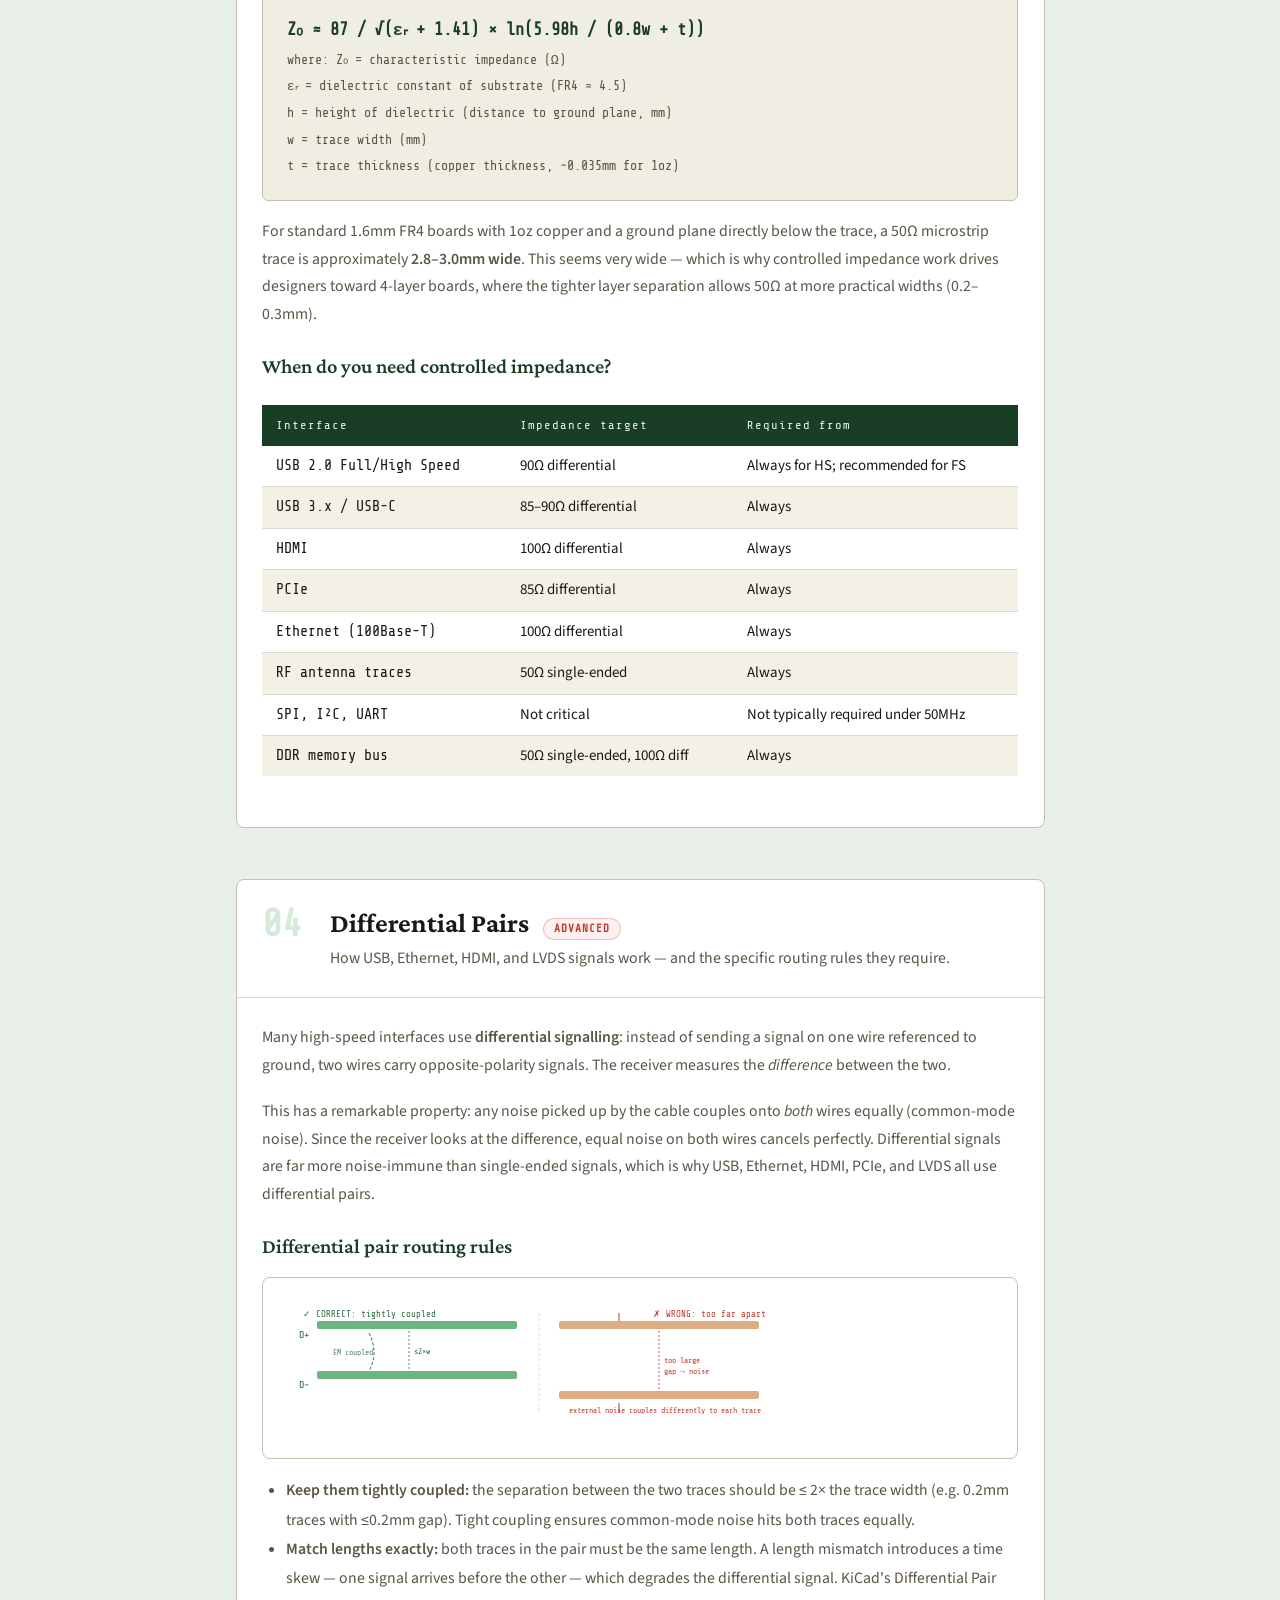
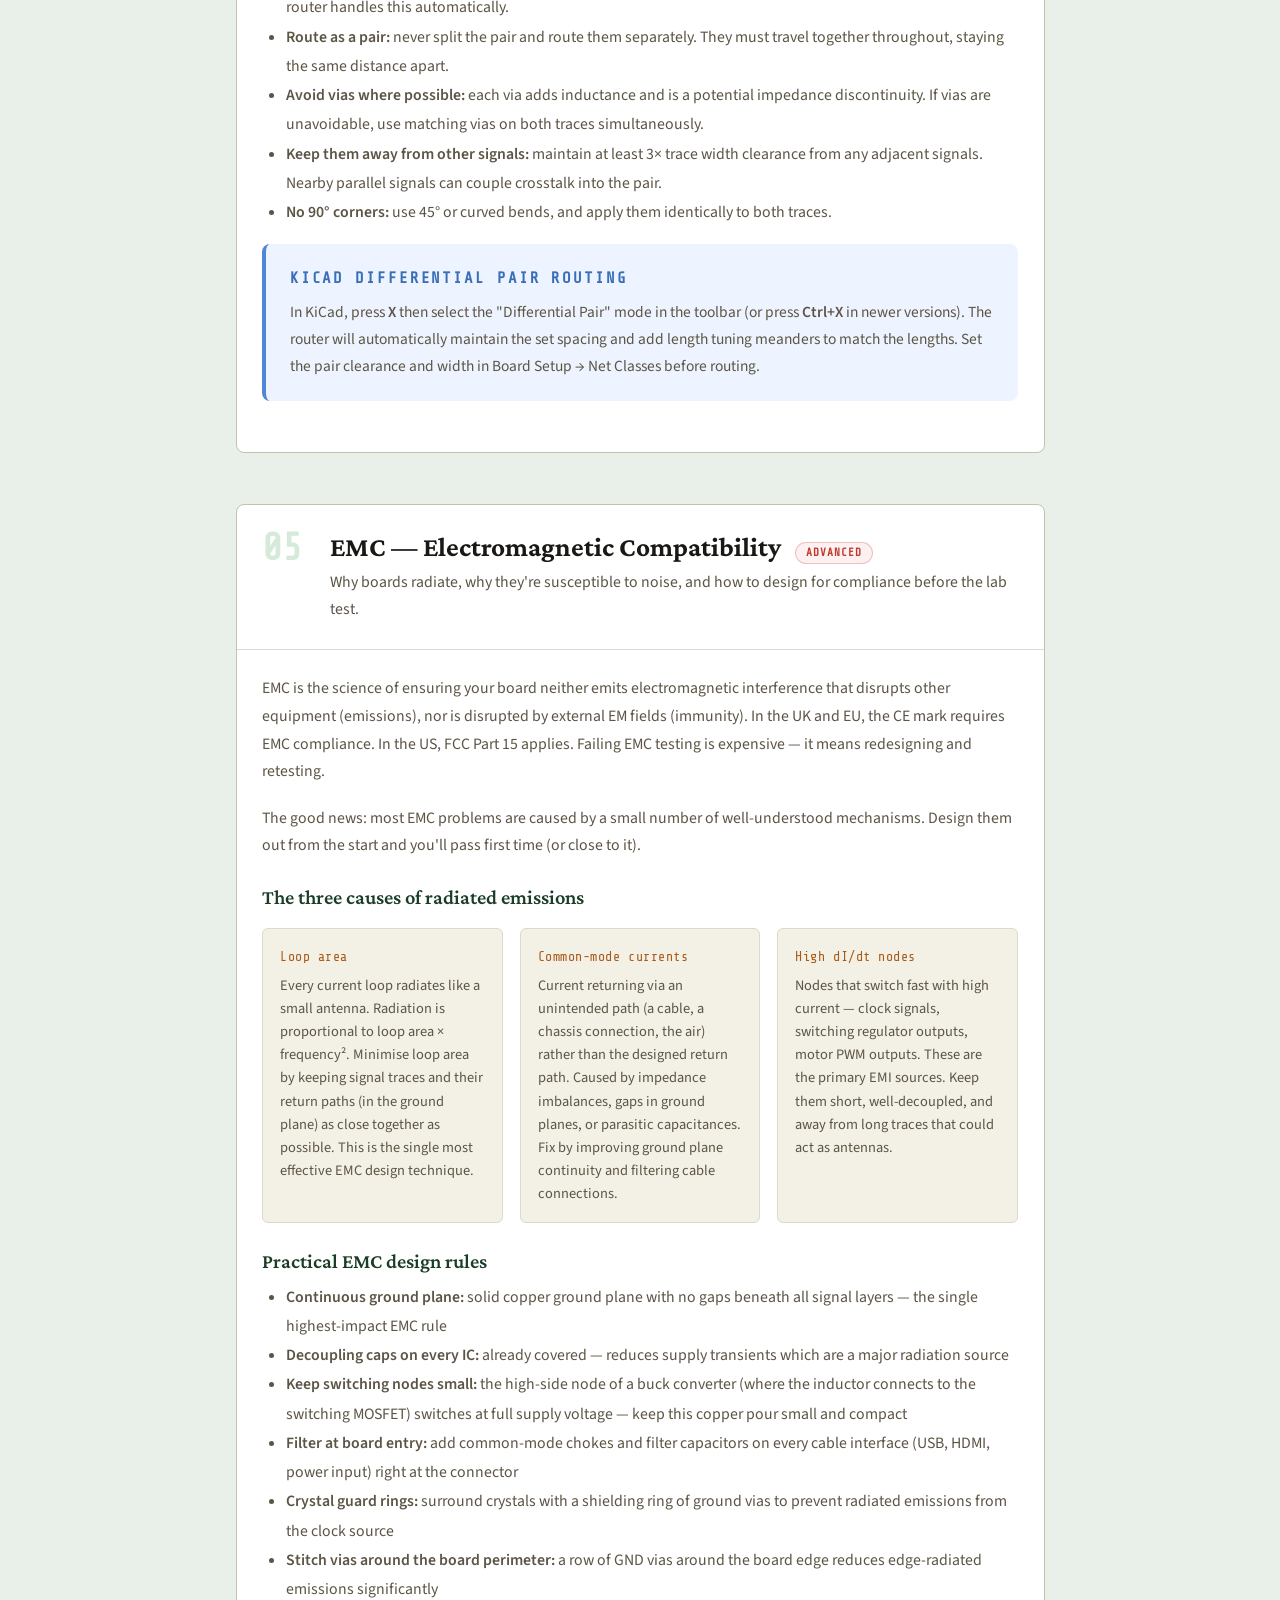
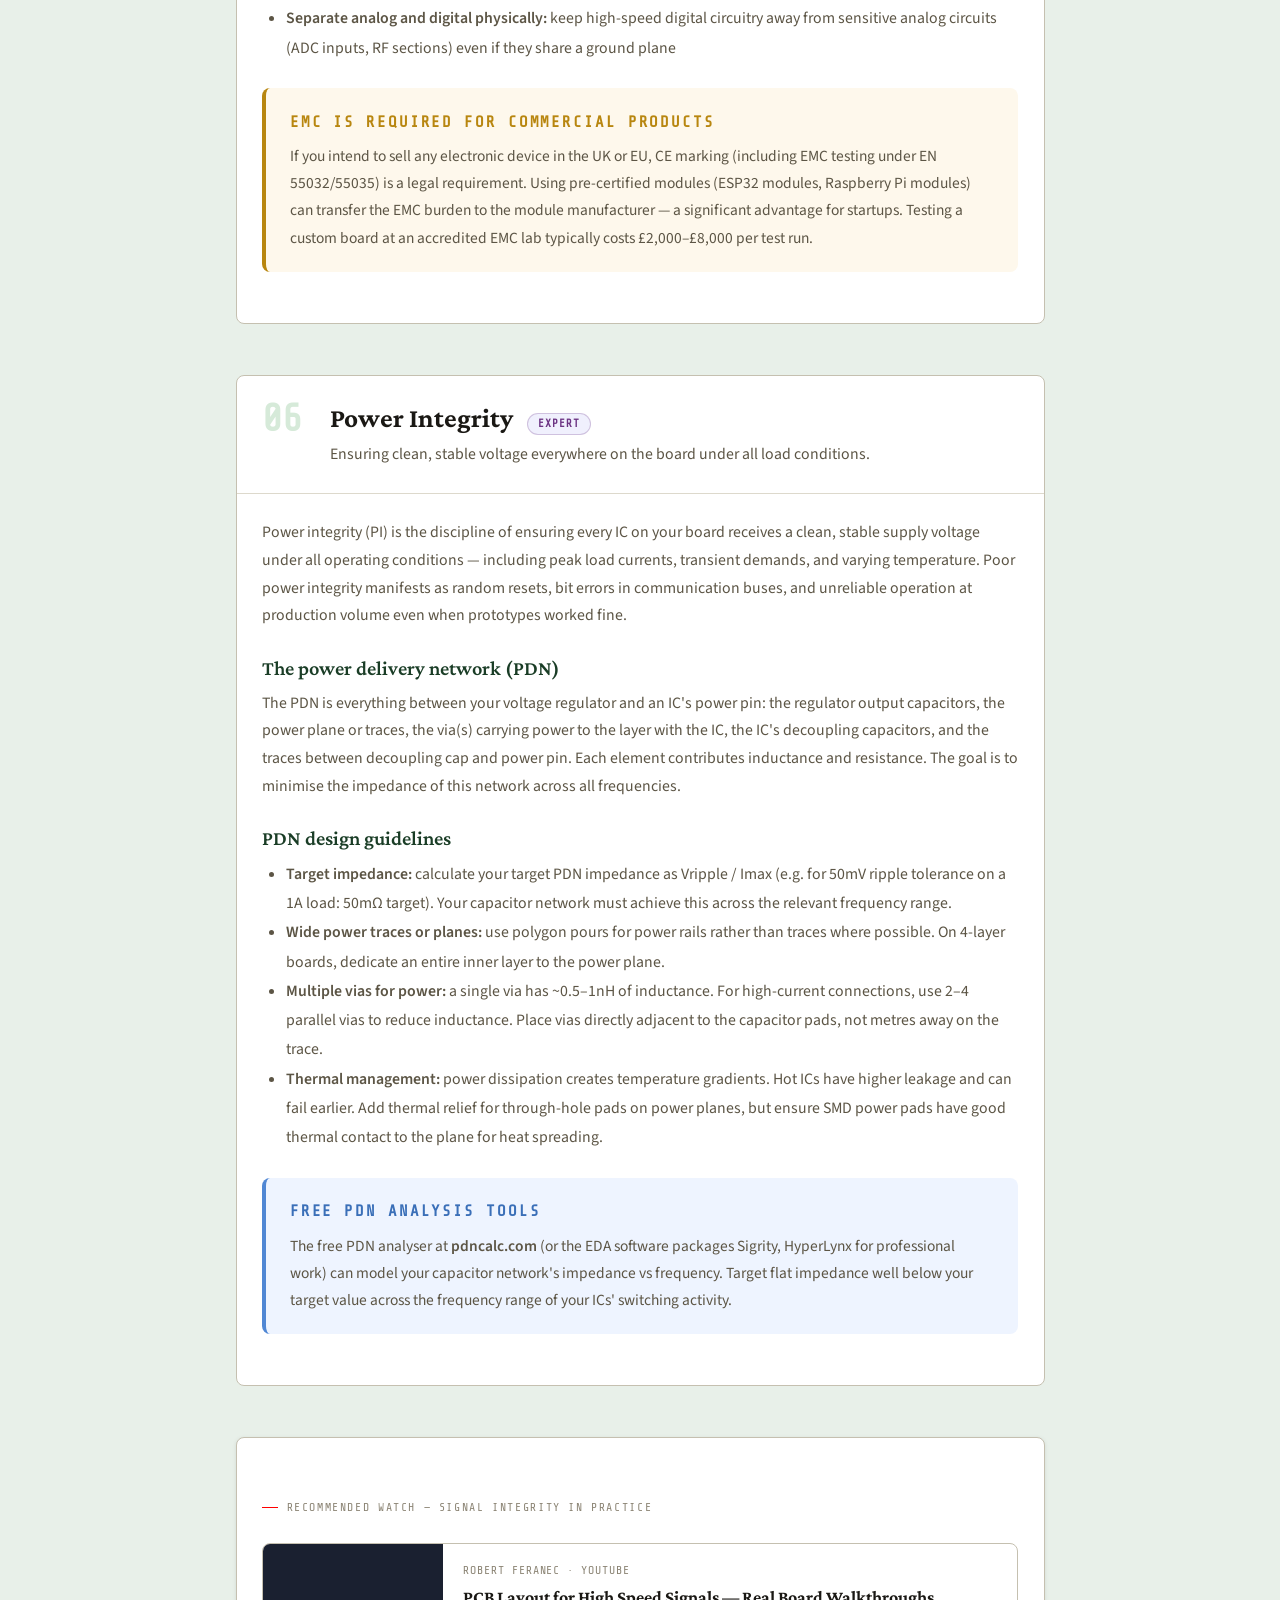
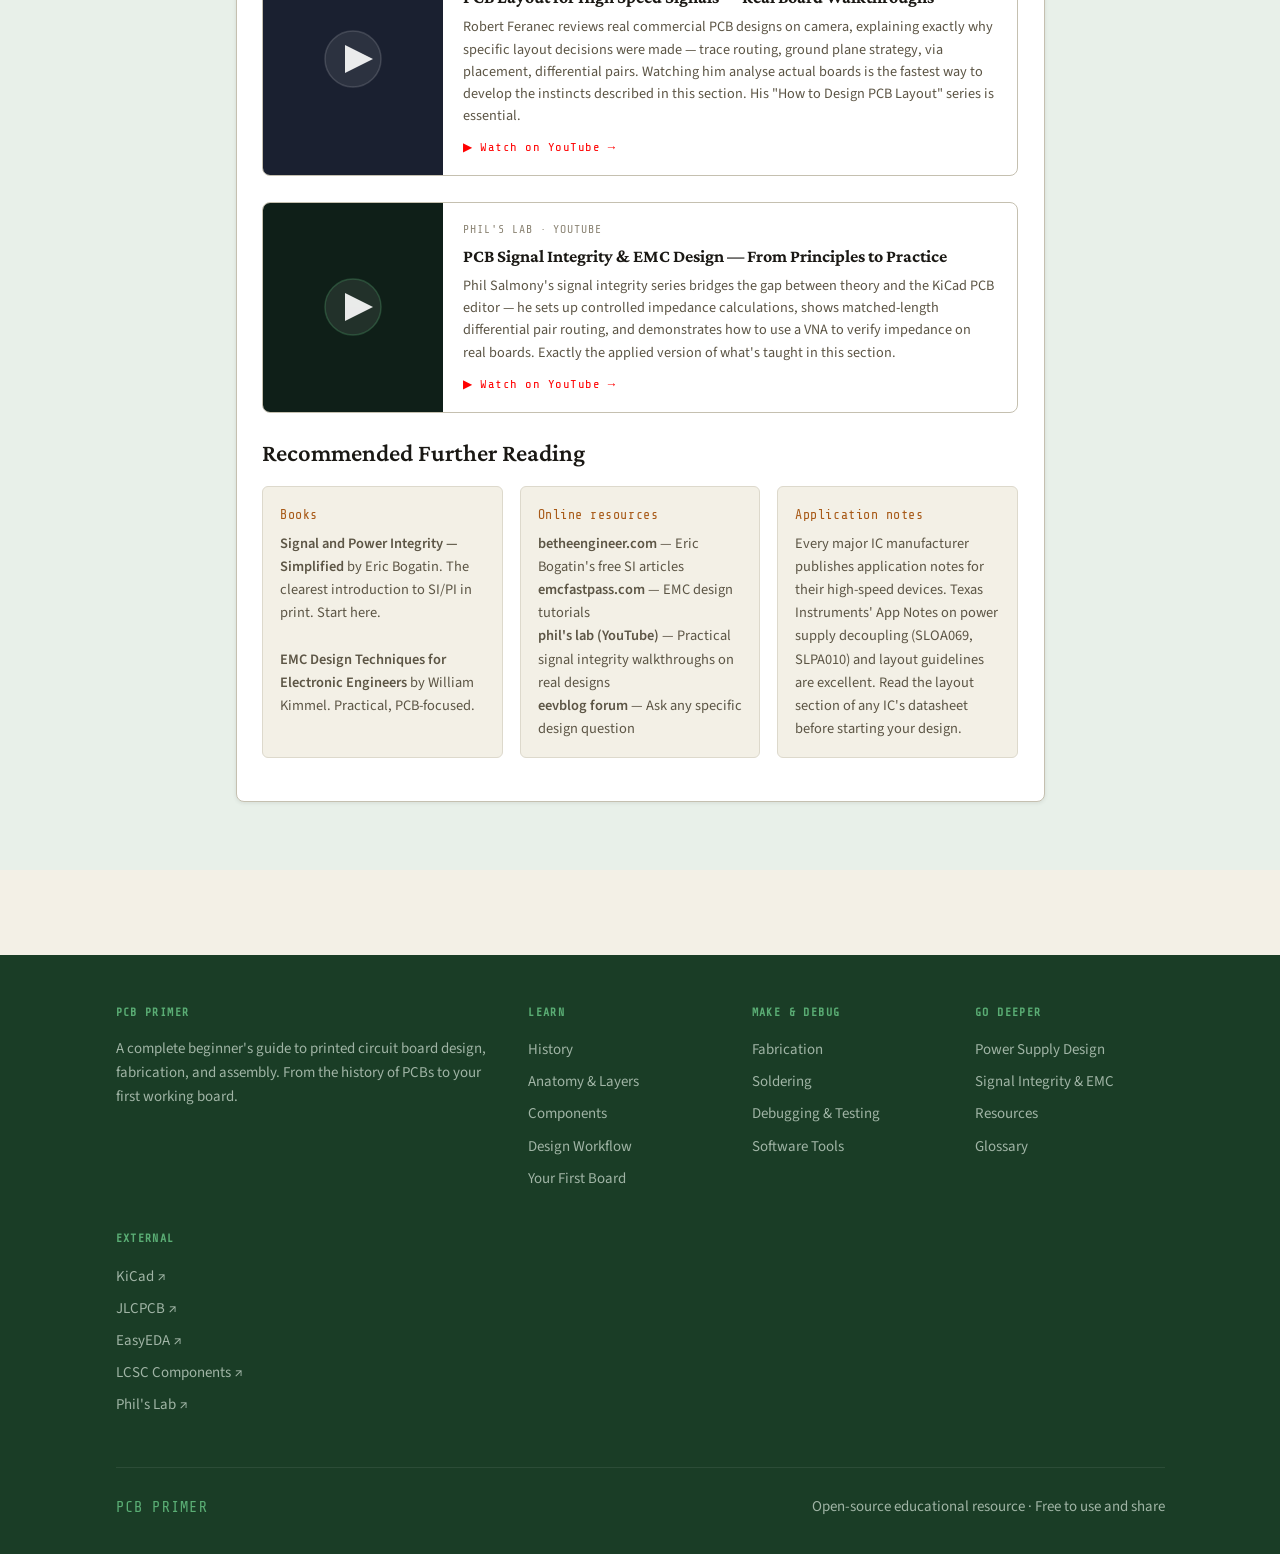
<file: advanced.html>
<!DOCTYPE html>
<html lang="en">
<head>
  <meta charset="UTF-8">
  <meta name="viewport" content="width=device-width, initial-scale=1.0">
  <title>Advanced PCB Design — PCB Primer</title>
  <meta name="description" content="Advanced PCB design concepts: signal integrity, controlled impedance, EMC, differential pairs, decoupling strategy, ground planes, and power integrity.">
  <link rel="stylesheet" href="css/main.css">
  <style>
    .adv-topic-card {
      background: var(--bg-card);
      border: 1px solid var(--border);
      border-radius: 8px;
      margin-bottom: 3rem;
      overflow: hidden;
    }
    .adv-topic-header {
      padding: 1.5rem;
      border-bottom: 1px solid var(--border-light);
      display: flex;
      align-items: flex-start;
      gap: 1rem;
    }
    .adv-topic-num {
      font-family: var(--font-mono);
      font-size: 2.2rem;
      color: var(--green-pale);
      line-height: 1;
      flex-shrink: 0;
      width: 3rem;
      font-weight: 700;
    }
    .adv-topic-header h2 { font-size: 1.6rem; margin-bottom: 0.3rem; }
    .adv-topic-header p { font-size: 0.93rem; color: var(--text-muted); margin: 0; }
    .adv-topic-body { padding: 1.5rem; }
    .adv-topic-body p { font-size: 0.93rem; color: var(--text-muted); line-height: 1.75; }
    .adv-topic-body h3 { margin: 1.5rem 0 0.5rem; color: var(--green-deep); font-size: 1.2rem; }
    .adv-topic-body h4 { margin: 1rem 0 0.3rem; color: var(--text); font-size: 1rem; }
    .adv-topic-body ul, .adv-topic-body ol { padding-left: 1.4rem; font-size: 0.93rem; color: var(--text-muted); line-height: 1.85; margin-bottom: 1rem; }
    .rule-grid { display: grid; grid-template-columns: repeat(auto-fit, minmax(240px, 1fr)); gap: 1rem; margin: 1rem 0; }
    .rule-card { background: var(--bg); border: 1px solid var(--border-light); border-radius: 6px; padding: 1rem; }
    .rule-card .rule-title { font-family: var(--font-mono); font-size: 0.78rem; color: var(--copper); margin-bottom: 0.4rem; letter-spacing: 0.04em; }
    .rule-card p { font-size: 0.85rem; color: var(--text-muted); margin: 0; line-height: 1.6; }
    .impedance-formula {
      background: var(--bg-code);
      border: 1px solid var(--border);
      border-radius: 6px;
      padding: 1.2rem 1.4rem;
      font-family: var(--font-mono);
      font-size: 0.85rem;
      margin: 1rem 0;
      line-height: 2;
    }
    .impedance-formula .formula { color: var(--green-deep); font-size: 1rem; font-weight: 700; }
    .impedance-formula .vars { color: var(--text-muted); font-size: 0.78rem; }
    .freq-table td { font-size: 0.88rem; }
    .freq-table td:first-child { font-family: var(--font-mono); }
    .level-badge {
      display: inline-block;
      font-family: var(--font-mono);
      font-size: 0.65rem;
      letter-spacing: 0.1em;
      text-transform: uppercase;
      padding: 3px 10px;
      border-radius: 20px;
      margin-left: 0.5rem;
    }
    .level-inter { background: #fdf6e6; color: var(--gold); border: 1px solid rgba(184,134,15,0.25); }
    .level-adv   { background: #fdf0f0; color: #c0392b; border: 1px solid rgba(192,57,43,0.25); }
    .level-expert{ background: #f0f0fd; color: #6c3483; border: 1px solid rgba(108,52,131,0.25); }
    .em-diagram { background: var(--bg-card); border: 1px solid var(--border); border-radius: 8px; padding: 1.5rem; margin: 1rem 0; }
    .two-col { display: grid; grid-template-columns: 1fr 1fr; gap: 1.5rem; margin: 1rem 0; }
    @media(max-width:640px){ .two-col { grid-template-columns: 1fr; } }
  </style>
</head>
<body>

  <div class="page-header">
    <div class="container">
      <p class="page-label">09 / Advanced</p>
      <h1>Beyond the Basics</h1>
      <p>Signal integrity, impedance control, EMC, decoupling strategy, and differential pairs. The topics that separate good boards from boards that actually work reliably.</p>
    </div>
  </div>

  <section class="section section--white">
    <div class="container">
      <p class="section-label">Reading guide</p>
      <div class="callout callout--info">
        <p class="callout-title">Who this section is for</p>
        <p style="margin:0">You've successfully designed and ordered at least one board. Everything here goes wrong silently — boards that fail intermittently, that fail at higher temperatures or in noisy environments, or that fail EMC testing. Understanding these topics turns "it sort of works" into "it works every time".</p>
      </div>
    </div>
  </section>

  <section class="section section--tinted">
    <div class="container">

      <!-- 1. DECOUPLING STRATEGY -->
      <div class="adv-topic-card reveal">
        <div class="adv-topic-header">
          <div class="adv-topic-num">01</div>
          <div>
            <h2>Decoupling Strategy <span class="level-badge level-inter">Intermediate</span></h2>
            <p>Why 100nF isn't always enough, how to choose capacitor values, and why placement is as important as value.</p>
          </div>
        </div>
        <div class="adv-topic-body">
          <p>When a digital IC switches state, it draws a brief surge of current from its power supply — the logic gates charge and discharge their internal capacitances. This surge happens in nanoseconds. The power supply (which may be centimetres away) cannot respond quickly enough due to the inductance of the traces between it and the IC. The result: a voltage dip on the supply rail, visible as noise on an oscilloscope.</p>
          <p><strong>Decoupling capacitors</strong> are small local charge reservoirs placed right next to the IC's power pins. When the IC switches and demands a current surge, the capacitor supplies it locally before the main supply has time to respond. The capacitor recharges slowly between switching events.</p>

          <h3>Capacitor selection</h3>
          <p>Capacitors have a parasitic series inductance (ESL — Equivalent Series Inductance) that limits how fast they can supply charge. At high frequencies, the inductance dominates and the capacitor becomes useless. This is why you need multiple capacitor values in parallel:</p>

          <div class="rule-grid">
            <div class="rule-card">
              <p class="rule-title">100nF ceramic (0402 or 0603)</p>
              <p>The fundamental decoupling capacitor. Effective up to ~100MHz. Place one within 1–2mm of every VCC pin on every IC. This is non-negotiable.</p>
            </div>
            <div class="rule-card">
              <p class="rule-title">10µF ceramic (0805 or 1206)</p>
              <p>Bulk local decoupling for ICs that switch large currents (motor drivers, FPGAs, MCUs with high clock speeds). Catches lower-frequency supply fluctuations.</p>
            </div>
            <div class="rule-card">
              <p class="rule-title">1µF ceramic</p>
              <p>The middle-frequency workhorse. Often used in addition to 100nF for high-speed MCUs. Bridges the gap between 100nF and 10µF.</p>
            </div>
            <div class="rule-card">
              <p class="rule-title">100µF+ electrolytic</p>
              <p>Bulk reservoir capacitance at the power entry point (where supply enters the board). Catches power supply glitches and sudden load changes affecting the whole board.</p>
            </div>
          </div>

          <h3>Placement is everything</h3>
          <p>A 100nF capacitor placed 20mm from the IC it decouples is nearly useless at high frequencies — the trace inductance between the cap and the IC pin is comparable to the cap's own ESL. The capacitor must be as physically close to the power pin as possible, with short, wide traces to both VCC and GND. Ideally the cap sits between the IC power pin and a via to the ground plane, with VCC connecting through the cap rather than around it.</p>

          <!-- Decoupling cap placement diagram: near vs far -->
          <div class="diagram-wrap">
            <svg viewBox="0 0 640 170" fill="none" xmlns="http://www.w3.org/2000/svg" style="width:100%;max-width:640px">
              <!-- LEFT: correct placement (cap close to IC) -->
              <text x="148" y="16" text-anchor="middle" font-family="'Share Tech Mono',monospace" font-size="10" fill="#2d6a3f" font-weight="600">✓ Correct — cap right next to IC</text>
              <!-- VCC supply -->
              <rect x="20" y="48" width="40" height="20" rx="3" fill="#c97530" opacity="0.7"/>
              <text x="40" y="62" text-anchor="middle" font-family="'Share Tech Mono',monospace" font-size="8" fill="#fff">VCC</text>
              <!-- Short trace to cap -->
              <line x1="60" y1="58" x2="88" y2="58" stroke="#c97530" stroke-width="2" stroke-linecap="round"/>
              <!-- Capacitor C1 (close) -->
              <line x1="88" y1="44" x2="88" y2="54" stroke="#c97530" stroke-width="1.5"/>
              <line x1="82" y1="54" x2="94" y2="54" stroke="#c97530" stroke-width="2.5"/>
              <line x1="82" y1="60" x2="94" y2="60" stroke="#c97530" stroke-width="2.5"/>
              <line x1="88" y1="60" x2="88" y2="90" stroke="#888" stroke-width="1.5"/>
              <!-- GND via (small circle with X) -->
              <circle cx="88" cy="96" r="6" fill="#d4a520" stroke="#b5820a" stroke-width="1"/>
              <text x="88" y="99" text-anchor="middle" font-family="'Share Tech Mono',monospace" font-size="7" fill="#1a3d26">V</text>
              <text x="88" y="112" text-anchor="middle" font-family="'Share Tech Mono',monospace" font-size="7" fill="#8c8575">via→GND</text>
              <!-- Short trace from cap to IC -->
              <line x1="88" y1="58" x2="110" y2="58" stroke="#c97530" stroke-width="2" stroke-linecap="round"/>
              <!-- IC -->
              <rect x="110" y="40" width="80" height="70" rx="4" fill="#2a2a2a" stroke="#555" stroke-width="1.5"/>
              <text x="150" y="78" text-anchor="middle" font-family="'Share Tech Mono',monospace" font-size="9" fill="#888">IC</text>
              <line x1="110" y1="58" x2="100" y2="58" stroke="#c97530" stroke-width="1.5"/><!-- VCC pin stub -->
              <text x="100" y="50" text-anchor="end" font-family="'Share Tech Mono',monospace" font-size="8" fill="#c97530">VCC</text>
              <!-- Distance label -->
              <line x1="88" y1="130" x2="110" y2="130" stroke="#2d6a3f" stroke-width="1"/>
              <line x1="88" y1="126" x2="88" y2="134" stroke="#2d6a3f" stroke-width="1"/>
              <line x1="110" y1="126" x2="110" y2="134" stroke="#2d6a3f" stroke-width="1"/>
              <text x="99" y="144" text-anchor="middle" font-family="'Share Tech Mono',monospace" font-size="8.5" fill="#2d6a3f">≤2mm</text>
              <text x="148" y="162" text-anchor="middle" font-family="'Share Tech Mono',monospace" font-size="8.5" fill="#2d6a3f">minimal parasitic inductance · cap works effectively</text>

              <!-- Divider -->
              <line x1="315" y1="8" x2="315" y2="168" stroke="#ddd" stroke-width="1" stroke-dasharray="4 3"/>

              <!-- RIGHT: wrong — cap far from IC -->
              <text x="475" y="16" text-anchor="middle" font-family="'Share Tech Mono',monospace" font-size="10" fill="#c0392b" font-weight="600">✗ Wrong — cap far from IC</text>
              <!-- VCC supply -->
              <rect x="330" y="48" width="40" height="20" rx="3" fill="#c97530" opacity="0.7"/>
              <text x="350" y="62" text-anchor="middle" font-family="'Share Tech Mono',monospace" font-size="8" fill="#fff">VCC</text>
              <!-- Long trace with inductance markers -->
              <line x1="370" y1="58" x2="540" y2="58" stroke="#c97530" stroke-width="2" stroke-linecap="round" stroke-dasharray="1 0"/>
              <!-- Inductance symbols on the long trace -->
              <path d="M396,58 Q399,52 402,58 Q405,64 408,58" stroke="#c0392b" stroke-width="1.5" fill="none"/>
              <path d="M416,58 Q419,52 422,58 Q425,64 428,58" stroke="#c0392b" stroke-width="1.5" fill="none"/>
              <path d="M436,58 Q439,52 442,58 Q445,64 448,58" stroke="#c0392b" stroke-width="1.5" fill="none"/>
              <text x="420" y="45" text-anchor="middle" font-family="'Share Tech Mono',monospace" font-size="8" fill="#c0392b">trace inductance</text>
              <!-- Capacitor C1 (far - at the end near supply) -->
              <line x1="370" y1="44" x2="370" y2="54" stroke="#c97530" stroke-width="1.5"/>
              <line x1="364" y1="54" x2="376" y2="54" stroke="#c97530" stroke-width="2.5"/>
              <line x1="364" y1="60" x2="376" y2="60" stroke="#c97530" stroke-width="2.5"/>
              <line x1="370" y1="60" x2="370" y2="90" stroke="#888" stroke-width="1.5"/>
              <circle cx="370" cy="96" r="6" fill="#d4a520" stroke="#b5820a" stroke-width="1"/>
              <text x="370" y="99" text-anchor="middle" font-family="'Share Tech Mono',monospace" font-size="7" fill="#1a3d26">V</text>
              <text x="370" y="112" text-anchor="middle" font-family="'Share Tech Mono',monospace" font-size="7" fill="#8c8575">via→GND</text>
              <!-- IC (far right) -->
              <rect x="540" y="40" width="80" height="70" rx="4" fill="#2a2a2a" stroke="#555" stroke-width="1.5"/>
              <text x="580" y="78" text-anchor="middle" font-family="'Share Tech Mono',monospace" font-size="9" fill="#888">IC</text>
              <line x1="540" y1="58" x2="530" y2="58" stroke="#c97530" stroke-width="1.5"/>
              <text x="528" y="50" text-anchor="end" font-family="'Share Tech Mono',monospace" font-size="8" fill="#c97530">VCC</text>
              <!-- Distance label -->
              <line x1="370" y1="130" x2="540" y2="130" stroke="#c0392b" stroke-width="1"/>
              <line x1="370" y1="126" x2="370" y2="134" stroke="#c0392b" stroke-width="1"/>
              <line x1="540" y1="126" x2="540" y2="134" stroke="#c0392b" stroke-width="1"/>
              <text x="455" y="144" text-anchor="middle" font-family="'Share Tech Mono',monospace" font-size="8.5" fill="#c0392b">20mm+</text>
              <text x="475" y="162" text-anchor="middle" font-family="'Share Tech Mono',monospace" font-size="8.5" fill="#c0392b">trace inductance defeats capacitor at high frequency</text>
            </svg>
            <p class="diagram-caption">At 100MHz, even 1cm of trace between a decoupling cap and its IC has ~10nH of inductance — comparable to the cap's own ESL, making it effectively useless.</p>
          </div>

          <div class="callout callout--warn">
            <p class="callout-title">Via placement for decoupling caps</p>
            <p style="margin:0;font-size:0.91rem">Place the GND via for each decoupling cap as close to the cap's GND pad as possible — not somewhere else on the ground plane. The return current path matters. A GND via 5mm away from the cap means 5mm of trace inductance in the return path, defeating the purpose.</p>
          </div>
        </div>
      </div>

      <!-- 2. GROUND PLANES & RETURN CURRENTS -->
      <div class="adv-topic-card reveal">
        <div class="adv-topic-header">
          <div class="adv-topic-num">02</div>
          <div>
            <h2>Ground Planes &amp; Return Currents <span class="level-badge level-inter">Intermediate</span></h2>
            <p>Why a ground plane isn't just convenient — it's essential for controlling where current actually flows.</p>
          </div>
        </div>
        <div class="adv-topic-body">
          <p>Every signal current needs a return path. When you route a trace from point A to point B, the current doesn't just disappear at B — it has to return to A somehow. Where does it go?</p>
          <p>At DC and low frequencies, current takes the path of least resistance. At high frequencies (and "high" here means anything above a few kHz), current takes the path of <strong>least inductance</strong> — which is directly beneath the signal trace, in the ground plane immediately below it.</p>
          <p>This is why a continuous ground plane under all signal traces is so powerful: it provides every signal with a controlled, low-inductance return path. The signal and its return current form a tightly coupled pair — a transmission line — which has well-defined impedance and minimal radiation.</p>

          <h3>What breaks a ground plane</h3>
          <p>Any slot, cut, or gap in the ground plane forces the return current to detour around it. A signal trace crossing a gap in the ground plane has no coherent return path — its return current must find a long, high-inductance route around the gap. This causes:</p>
          <ul>
            <li>Increased radiated emissions (EMI problems)</li>
            <li>Crosstalk between signals sharing the same detoured return path</li>
            <li>Signal integrity degradation at higher speeds</li>
          </ul>
          <p><strong>Never route a signal trace across a gap, slot, or split in the ground plane.</strong> If you must have a split (e.g. separating analog and digital ground regions), bridge the gap with a single-point connection and ensure no signal crosses it.</p>

          <!-- Return current path diagram: good vs split ground plane -->
          <div class="diagram-wrap">
            <svg viewBox="0 0 640 200" fill="none" xmlns="http://www.w3.org/2000/svg" style="width:100%;max-width:640px">
              <!-- LEFT: Good continuous ground plane -->
              <text x="148" y="16" text-anchor="middle" font-family="'Share Tech Mono',monospace" font-size="10" fill="#2d6a3f" font-weight="600">✓ Continuous ground plane</text>
              <!-- Signal trace (top layer, orange) -->
              <text x="20" y="50" font-family="'Share Tech Mono',monospace" font-size="8" fill="#a85a18">signal trace (top Cu)</text>
              <rect x="20" y="56" width="256" height="10" rx="1" fill="#c8c3a0" opacity="0.5"/><!-- substrate hint -->
              <line x1="20" y1="52" x2="276" y2="52" stroke="#c97530" stroke-width="3" stroke-linecap="round"/>
              <!-- Signal arrow direction -->
              <polygon points="260,49 270,52 260,55" fill="#c97530"/>
              <!-- Ground plane (bottom layer, green fill) -->
              <rect x="20" y="82" width="256" height="24" rx="2" fill="#2d6a3f" opacity="0.25" stroke="#2d6a3f" stroke-width="1" stroke-dasharray="4 2"/>
              <text x="148" y="98" text-anchor="middle" font-family="'Share Tech Mono',monospace" font-size="8.5" fill="#2d6a3f">GND plane (bottom Cu)</text>
              <!-- Return current: tight loop directly below trace -->
              <line x1="270" y1="90" x2="26" y2="90" stroke="#5aad74" stroke-width="2.5" stroke-linecap="round"/>
              <polygon points="42,87 30,90 42,93" fill="#5aad74"/>
              <text x="148" y="120" text-anchor="middle" font-family="'Share Tech Mono',monospace" font-size="8.5" fill="#5aad74">return current flows directly below signal</text>
              <text x="148" y="131" text-anchor="middle" font-family="'Share Tech Mono',monospace" font-size="8.5" fill="#5aad74">→ tight loop · low inductance · minimal radiation</text>
              <!-- Loop area indicator -->
              <rect x="20" y="48" width="255" height="48" rx="2" fill="rgba(45,106,63,0.05)" stroke="rgba(45,106,63,0.2)" stroke-width="1" stroke-dasharray="3 2"/>
              <text x="148" y="155" text-anchor="middle" font-family="'Share Tech Mono',monospace" font-size="8" fill="#2d6a3f">small loop area</text>

              <!-- Divider -->
              <line x1="315" y1="8" x2="315" y2="190" stroke="#ddd" stroke-width="1" stroke-dasharray="4 3"/>

              <!-- RIGHT: Split/gapped ground plane -->
              <text x="475" y="16" text-anchor="middle" font-family="'Share Tech Mono',monospace" font-size="10" fill="#c0392b" font-weight="600">✗ Split / gapped ground plane</text>
              <!-- Signal trace crosses the gap -->
              <line x1="335" y1="52" x2="605" y2="52" stroke="#c97530" stroke-width="3" stroke-linecap="round"/>
              <polygon points="589,49 601,52 589,55" fill="#c97530"/>
              <!-- Ground plane with gap in middle -->
              <rect x="335" y="82" width="112" height="24" rx="2" fill="#2d6a3f" opacity="0.25" stroke="#2d6a3f" stroke-width="1" stroke-dasharray="4 2"/>
              <!-- Gap -->
              <rect x="448" y="82" width="30" height="24" fill="var(--bg-card)" stroke="#c0392b" stroke-width="1" stroke-dasharray="2 2"/>
              <text x="463" y="97" text-anchor="middle" font-family="'Share Tech Mono',monospace" font-size="7" fill="#c0392b">GAP</text>
              <rect x="479" y="82" width="126" height="24" rx="2" fill="#2d6a3f" opacity="0.25" stroke="#2d6a3f" stroke-width="1" stroke-dasharray="4 2"/>
              <!-- Return current must detour around gap -->
              <path d="M595,90 L535,90 L535,90 L480,90" stroke="#5aad74" stroke-width="1.5" stroke-linecap="round" fill="none"/>
              <!-- At gap: must go around -->
              <path d="M447,90 Q447,140 415,140 L360,140 Q340,140 340,108 L340,90 L337,90" stroke="#c0392b" stroke-width="2" stroke-linecap="round" fill="none" stroke-dasharray="4 2"/>
              <polygon points="352,87 340,90 352,93" fill="#c0392b"/>
              <text x="390" y="152" text-anchor="middle" font-family="'Share Tech Mono',monospace" font-size="8" fill="#c0392b">return current forced to detour</text>
              <text x="475" y="120" text-anchor="middle" font-family="'Share Tech Mono',monospace" font-size="8.5" fill="#c0392b">→ giant loop · high inductance · EMI antenna!</text>
              <!-- Large loop area indicator -->
              <rect x="337" y="48" width="260" height="100" rx="2" fill="rgba(192,57,43,0.05)" stroke="rgba(192,57,43,0.2)" stroke-width="1" stroke-dasharray="3 2"/>
              <text x="475" y="162" text-anchor="middle" font-family="'Share Tech Mono',monospace" font-size="8" fill="#c0392b">huge loop area — radiates proportionally to area²</text>
            </svg>
            <p class="diagram-caption">Return current always takes the path of least inductance — directly below the signal trace when the ground plane is solid. A gap forces a massive detour, creating a large antenna loop.</p>
          </div>

          <div class="two-col">
            <div>
              <div class="callout callout--tip">
                <p class="callout-title">Ground plane stitching vias</p>
                <p style="margin:0;font-size:0.88rem">On a 2-layer board, if you have copper pours on both layers (signal routing on top, ground plane on bottom), add stitching vias throughout — small vias connecting the top copper ground islands to the bottom ground plane. This reduces the loop area for return currents and improves HF performance.</p>
              </div>
            </div>
            <div>
              <div class="callout callout--warn">
                <p class="callout-title">Split ground planes (analog/digital)</p>
                <p style="margin:0;font-size:0.88rem">Old advice said to split ground planes between analog and digital sections. Modern guidance (IPC-2141, Henry Ott) says to use a single unified ground plane and keep analog and digital signals physically separated instead. Splitting a ground plane almost always makes things worse.</p>
              </div>
            </div>
          </div>
        </div>
      </div>

      <!-- 3. CONTROLLED IMPEDANCE -->
      <div class="adv-topic-card reveal">
        <div class="adv-topic-header">
          <div class="adv-topic-num">03</div>
          <div>
            <h2>Controlled Impedance <span class="level-badge level-adv">Advanced</span></h2>
            <p>Why trace width affects signal quality at high speeds, and how to design 50Ω and 90Ω traces.</p>
          </div>
        </div>
        <div class="adv-topic-body">
          <p>At low frequencies, a trace is just a conductor — its width affects resistance, but nothing else matters much. At high frequencies (above ~50–100MHz, or with rise times shorter than ~1ns), a trace becomes a <strong>transmission line</strong>. Its characteristic impedance — determined by its physical geometry and the dielectric properties of the substrate — must match the source and load impedance, or signal reflections occur.</p>
          <p>A mismatch causes the signal to reflect back from the load toward the source, creating ringing and overshoot on the signal waveform. At high enough speeds, this causes bit errors, excess noise, or IC damage.</p>

          <h3>Microstrip vs Stripline</h3>
          <div class="two-col">
            <div>
              <h4>Microstrip (outer layer)</h4>
              <p>A trace on the outer copper layer with a reference (ground or power) plane below it, separated by FR4. The trace is exposed to air on top. Used for most single-ended signals on 2-layer boards. Typical impedance target: 50Ω.</p>
            </div>
            <div>
              <h4>Stripline (inner layer)</h4>
              <p>A trace on an inner layer sandwiched between two reference planes. Fully enclosed in dielectric. Better shielding than microstrip — used in high-performance 4+ layer designs for critical signals.</p>
            </div>
          </div>

          <h3>The impedance equation (microstrip approximation)</h3>
          <div class="impedance-formula">
            <div class="formula">Z₀ ≈ 87 / √(εᵣ + 1.41) × ln(5.98h / (0.8w + t))</div>
            <div class="vars">
              where: Z₀ = characteristic impedance (Ω)<br>
              εᵣ = dielectric constant of substrate (FR4 ≈ 4.5)<br>
              h = height of dielectric (distance to ground plane, mm)<br>
              w = trace width (mm)<br>
              t = trace thickness (copper thickness, ~0.035mm for 1oz)
            </div>
          </div>
          <p>For standard 1.6mm FR4 boards with 1oz copper and a ground plane directly below the trace, a 50Ω microstrip trace is approximately <strong>2.8–3.0mm wide</strong>. This seems very wide — which is why controlled impedance work drives designers toward 4-layer boards, where the tighter layer separation allows 50Ω at more practical widths (0.2–0.3mm).</p>

          <h3>When do you need controlled impedance?</h3>
          <div class="table-wrap">
            <table class="freq-table">
              <thead><tr><th>Interface</th><th>Impedance target</th><th>Required from</th></tr></thead>
              <tbody>
                <tr><td>USB 2.0 Full/High Speed</td><td>90Ω differential</td><td>Always for HS; recommended for FS</td></tr>
                <tr><td>USB 3.x / USB-C</td><td>85–90Ω differential</td><td>Always</td></tr>
                <tr><td>HDMI</td><td>100Ω differential</td><td>Always</td></tr>
                <tr><td>PCIe</td><td>85Ω differential</td><td>Always</td></tr>
                <tr><td>Ethernet (100Base-T)</td><td>100Ω differential</td><td>Always</td></tr>
                <tr><td>RF antenna traces</td><td>50Ω single-ended</td><td>Always</td></tr>
                <tr><td>SPI, I²C, UART</td><td>Not critical</td><td>Not typically required under 50MHz</td></tr>
                <tr><td>DDR memory bus</td><td>50Ω single-ended, 100Ω diff</td><td>Always</td></tr>
              </tbody>
            </table>
          </div>
        </div>
      </div>

      <!-- 4. DIFFERENTIAL PAIRS -->
      <div class="adv-topic-card reveal">
        <div class="adv-topic-header">
          <div class="adv-topic-num">04</div>
          <div>
            <h2>Differential Pairs <span class="level-badge level-adv">Advanced</span></h2>
            <p>How USB, Ethernet, HDMI, and LVDS signals work — and the specific routing rules they require.</p>
          </div>
        </div>
        <div class="adv-topic-body">
          <p>Many high-speed interfaces use <strong>differential signalling</strong>: instead of sending a signal on one wire referenced to ground, two wires carry opposite-polarity signals. The receiver measures the <em>difference</em> between the two.</p>
          <p>This has a remarkable property: any noise picked up by the cable couples onto <em>both</em> wires equally (common-mode noise). Since the receiver looks at the difference, equal noise on both wires cancels perfectly. Differential signals are far more noise-immune than single-ended signals, which is why USB, Ethernet, HDMI, PCIe, and LVDS all use differential pairs.</p>

          <h3>Differential pair routing rules</h3>

          <!-- Differential pair diagram: two parallel traces with tight coupling -->
          <div class="em-diagram">
            <svg viewBox="0 0 600 120" fill="none" xmlns="http://www.w3.org/2000/svg" style="width:100%;max-width:600px">
              <!-- Labels -->
              <text x="10" y="35" font-family="'Share Tech Mono',monospace" font-size="10" fill="#2d6a3f">D+</text>
              <text x="10" y="85" font-family="'Share Tech Mono',monospace" font-size="10" fill="#2d6a3f">D−</text>

              <!-- Tightly coupled pair (correct) -->
              <text x="80" y="14" text-anchor="middle" font-family="'Share Tech Mono',monospace" font-size="9" fill="#2d6a3f">✓ CORRECT: tightly coupled</text>
              <rect x="28" y="18" width="200" height="8" rx="2" fill="#5aad74" opacity="0.9"/>
              <rect x="28" y="68" width="200" height="8" rx="2" fill="#5aad74" opacity="0.9"/>
              <!-- Spacing indicator -->
              <line x1="120" y1="28" x2="120" y2="66" stroke="#2d6a3f" stroke-width="0.8" stroke-dasharray="2 2"/>
              <text x="125" y="51" font-family="'Share Tech Mono',monospace" font-size="8" fill="#2d6a3f">≤2×w</text>
              <!-- Electromagnetic coupling arrow -->
              <path d="M80 30 Q90 50 80 68" stroke="#2d6a3f" stroke-width="1" fill="none" stroke-dasharray="3 2"/>
              <text x="44" y="52" font-family="'Share Tech Mono',monospace" font-size="8" fill="#2d6a3f" opacity="0.8">EM coupled</text>

              <!-- Divider -->
              <line x1="250" y1="10" x2="250" y2="110" stroke="#ddd" stroke-width="1" stroke-dasharray="3 2"/>

              <!-- Wrong: loosely coupled pair -->
              <text x="420" y="14" text-anchor="middle" font-family="'Share Tech Mono',monospace" font-size="9" fill="#c0392b">✗ WRONG: too far apart</text>
              <rect x="270" y="18" width="200" height="8" rx="2" fill="#c97530" opacity="0.6"/>
              <rect x="270" y="88" width="200" height="8" rx="2" fill="#c97530" opacity="0.6"/>
              <!-- Gap indicator -->
              <line x1="370" y1="28" x2="370" y2="86" stroke="#c0392b" stroke-width="0.8" stroke-dasharray="2 2"/>
              <text x="375" y="60" font-family="'Share Tech Mono',monospace" font-size="8" fill="#c0392b">too large</text>
              <text x="375" y="71" font-family="'Share Tech Mono',monospace" font-size="8" fill="#c0392b">gap → noise</text>
              <!-- Noise coupling to each separately -->
              <path d="M330 10 L330 18" stroke="#c0392b" stroke-width="1" marker-end="url(#arr)"/>
              <path d="M330 100 L330 110" stroke="#c0392b" stroke-width="1"/>
              <text x="280" y="110" font-family="'Share Tech Mono',monospace" font-size="8" fill="#c0392b">external noise couples differently to each trace</text>
            </svg>
          </div>

          <ul>
            <li><strong>Keep them tightly coupled:</strong> the separation between the two traces should be ≤ 2× the trace width (e.g. 0.2mm traces with ≤0.2mm gap). Tight coupling ensures common-mode noise hits both traces equally.</li>
            <li><strong>Match lengths exactly:</strong> both traces in the pair must be the same length. A length mismatch introduces a time skew — one signal arrives before the other — which degrades the differential signal. KiCad's Differential Pair router handles this automatically.</li>
            <li><strong>Route as a pair:</strong> never split the pair and route them separately. They must travel together throughout, staying the same distance apart.</li>
            <li><strong>Avoid vias where possible:</strong> each via adds inductance and is a potential impedance discontinuity. If vias are unavoidable, use matching vias on both traces simultaneously.</li>
            <li><strong>Keep them away from other signals:</strong> maintain at least 3× trace width clearance from any adjacent signals. Nearby parallel signals can couple crosstalk into the pair.</li>
            <li><strong>No 90° corners:</strong> use 45° or curved bends, and apply them identically to both traces.</li>
          </ul>

          <div class="kicad-note callout callout--info" style="margin-top:1rem">
            <p class="callout-title">KiCad differential pair routing</p>
            <p style="margin:0;font-size:0.91rem">In KiCad, press <strong>X</strong> then select the "Differential Pair" mode in the toolbar (or press <strong>Ctrl+X</strong> in newer versions). The router will automatically maintain the set spacing and add length tuning meanders to match the lengths. Set the pair clearance and width in Board Setup → Net Classes before routing.</p>
          </div>
        </div>
      </div>

      <!-- 5. EMC BASICS -->
      <div class="adv-topic-card reveal">
        <div class="adv-topic-header">
          <div class="adv-topic-num">05</div>
          <div>
            <h2>EMC — Electromagnetic Compatibility <span class="level-badge level-adv">Advanced</span></h2>
            <p>Why boards radiate, why they're susceptible to noise, and how to design for compliance before the lab test.</p>
          </div>
        </div>
        <div class="adv-topic-body">
          <p>EMC is the science of ensuring your board neither emits electromagnetic interference that disrupts other equipment (emissions), nor is disrupted by external EM fields (immunity). In the UK and EU, the CE mark requires EMC compliance. In the US, FCC Part 15 applies. Failing EMC testing is expensive — it means redesigning and retesting.</p>
          <p>The good news: most EMC problems are caused by a small number of well-understood mechanisms. Design them out from the start and you'll pass first time (or close to it).</p>

          <h3>The three causes of radiated emissions</h3>
          <div class="rule-grid">
            <div class="rule-card">
              <p class="rule-title">Loop area</p>
              <p>Every current loop radiates like a small antenna. Radiation is proportional to loop area × frequency². Minimise loop area by keeping signal traces and their return paths (in the ground plane) as close together as possible. This is the single most effective EMC design technique.</p>
            </div>
            <div class="rule-card">
              <p class="rule-title">Common-mode currents</p>
              <p>Current returning via an unintended path (a cable, a chassis connection, the air) rather than the designed return path. Caused by impedance imbalances, gaps in ground planes, or parasitic capacitances. Fix by improving ground plane continuity and filtering cable connections.</p>
            </div>
            <div class="rule-card">
              <p class="rule-title">High dI/dt nodes</p>
              <p>Nodes that switch fast with high current — clock signals, switching regulator outputs, motor PWM outputs. These are the primary EMI sources. Keep them short, well-decoupled, and away from long traces that could act as antennas.</p>
            </div>
          </div>

          <h3>Practical EMC design rules</h3>
          <ul>
            <li><strong>Continuous ground plane:</strong> solid copper ground plane with no gaps beneath all signal layers — the single highest-impact EMC rule</li>
            <li><strong>Decoupling caps on every IC:</strong> already covered — reduces supply transients which are a major radiation source</li>
            <li><strong>Keep switching nodes small:</strong> the high-side node of a buck converter (where the inductor connects to the switching MOSFET) switches at full supply voltage — keep this copper pour small and compact</li>
            <li><strong>Filter at board entry:</strong> add common-mode chokes and filter capacitors on every cable interface (USB, HDMI, power input) right at the connector</li>
            <li><strong>Crystal guard rings:</strong> surround crystals with a shielding ring of ground vias to prevent radiated emissions from the clock source</li>
            <li><strong>Stitch vias around the board perimeter:</strong> a row of GND vias around the board edge reduces edge-radiated emissions significantly</li>
            <li><strong>Separate analog and digital physically:</strong> keep high-speed digital circuitry away from sensitive analog circuits (ADC inputs, RF sections) even if they share a ground plane</li>
          </ul>

          <div class="callout callout--warn">
            <p class="callout-title">EMC is required for commercial products</p>
            <p style="margin:0;font-size:0.91rem">If you intend to sell any electronic device in the UK or EU, CE marking (including EMC testing under EN 55032/55035) is a legal requirement. Using pre-certified modules (ESP32 modules, Raspberry Pi modules) can transfer the EMC burden to the module manufacturer — a significant advantage for startups. Testing a custom board at an accredited EMC lab typically costs £2,000–£8,000 per test run.</p>
          </div>
        </div>
      </div>

      <!-- 6. POWER INTEGRITY -->
      <div class="adv-topic-card reveal">
        <div class="adv-topic-header">
          <div class="adv-topic-num">06</div>
          <div>
            <h2>Power Integrity <span class="level-badge level-expert">Expert</span></h2>
            <p>Ensuring clean, stable voltage everywhere on the board under all load conditions.</p>
          </div>
        </div>
        <div class="adv-topic-body">
          <p>Power integrity (PI) is the discipline of ensuring every IC on your board receives a clean, stable supply voltage under all operating conditions — including peak load currents, transient demands, and varying temperature. Poor power integrity manifests as random resets, bit errors in communication buses, and unreliable operation at production volume even when prototypes worked fine.</p>

          <h3>The power delivery network (PDN)</h3>
          <p>The PDN is everything between your voltage regulator and an IC's power pin: the regulator output capacitors, the power plane or traces, the via(s) carrying power to the layer with the IC, the IC's decoupling capacitors, and the traces between decoupling cap and power pin. Each element contributes inductance and resistance. The goal is to minimise the impedance of this network across all frequencies.</p>

          <h3>PDN design guidelines</h3>
          <ul>
            <li><strong>Target impedance:</strong> calculate your target PDN impedance as Vripple / Imax (e.g. for 50mV ripple tolerance on a 1A load: 50mΩ target). Your capacitor network must achieve this across the relevant frequency range.</li>
            <li><strong>Wide power traces or planes:</strong> use polygon pours for power rails rather than traces where possible. On 4-layer boards, dedicate an entire inner layer to the power plane.</li>
            <li><strong>Multiple vias for power:</strong> a single via has ~0.5–1nH of inductance. For high-current connections, use 2–4 parallel vias to reduce inductance. Place vias directly adjacent to the capacitor pads, not metres away on the trace.</li>
            <li><strong>Thermal management:</strong> power dissipation creates temperature gradients. Hot ICs have higher leakage and can fail earlier. Add thermal relief for through-hole pads on power planes, but ensure SMD power pads have good thermal contact to the plane for heat spreading.</li>
          </ul>

          <div class="callout callout--info">
            <p class="callout-title">Free PDN analysis tools</p>
            <p style="margin:0;font-size:0.91rem">The free PDN analyser at <strong>pdncalc.com</strong> (or the EDA software packages Sigrity, HyperLynx for professional work) can model your capacitor network's impedance vs frequency. Target flat impedance well below your target value across the frequency range of your ICs' switching activity.</p>
          </div>
        </div>
      </div>

      <!-- 7. FURTHER READING -->
      <div class="card reveal" style="background:var(--bg-card)">
        <p class="video-section-label">Recommended watch — signal integrity in practice</p>
        <a href="https://www.youtube.com/@RobertFeranec/search?query=PCB+layout+signal+integrity" target="_blank" rel="noopener" class="video-card" style="margin-bottom:0.8rem">
          <div class="video-thumb" style="background:#1a2030;display:flex;align-items:center;justify-content:center;">
            <svg width="60" height="60" viewBox="0 0 60 60" fill="none"><circle cx="30" cy="30" r="28" fill="rgba(255,255,255,0.08)" stroke="rgba(255,255,255,0.15)" stroke-width="1.5"/><polygon points="22,16 50,30 22,44" fill="white" opacity="0.9"/></svg>
          </div>
          <div class="video-info">
            <p class="video-channel">Robert Feranec · YouTube</p>
            <p class="video-title">PCB Layout for High Speed Signals — Real Board Walkthroughs</p>
            <p class="video-desc">Robert Feranec reviews real commercial PCB designs on camera, explaining exactly why specific layout decisions were made — trace routing, ground plane strategy, via placement, differential pairs. Watching him analyse actual boards is the fastest way to develop the instincts described in this section. His "How to Design PCB Layout" series is essential.</p>
            <span class="video-cta">▶ Watch on YouTube →</span>
          </div>
        </a>
        <a href="https://www.youtube.com/@PhilsLab/search?query=signal+integrity+EMC" target="_blank" rel="noopener" class="video-card">
          <div class="video-thumb" style="background:#0f1f18;display:flex;align-items:center;justify-content:center;">
            <svg width="60" height="60" viewBox="0 0 60 60" fill="none"><circle cx="30" cy="30" r="28" fill="rgba(255,255,255,0.08)" stroke="rgba(90,173,116,0.3)" stroke-width="1.5"/><polygon points="22,16 50,30 22,44" fill="white" opacity="0.9"/></svg>
          </div>
          <div class="video-info">
            <p class="video-channel">Phil's Lab · YouTube</p>
            <p class="video-title">PCB Signal Integrity &amp; EMC Design — From Principles to Practice</p>
            <p class="video-desc">Phil Salmony's signal integrity series bridges the gap between theory and the KiCad PCB editor — he sets up controlled impedance calculations, shows matched-length differential pair routing, and demonstrates how to use a VNA to verify impedance on real boards. Exactly the applied version of what's taught in this section.</p>
            <span class="video-cta">▶ Watch on YouTube →</span>
          </div>
        </a>

        <h3 style="margin-bottom:1rem;margin-top:1.5rem">Recommended Further Reading</h3>
        <div class="rule-grid">
          <div class="rule-card">
            <p class="rule-title">Books</p>
            <p><strong>Signal and Power Integrity — Simplified</strong> by Eric Bogatin. The clearest introduction to SI/PI in print. Start here.<br><br><strong>EMC Design Techniques for Electronic Engineers</strong> by William Kimmel. Practical, PCB-focused.</p>
          </div>
          <div class="rule-card">
            <p class="rule-title">Online resources</p>
            <p><strong>betheengineer.com</strong> — Eric Bogatin's free SI articles<br><strong>emcfastpass.com</strong> — EMC design tutorials<br><strong>phil's lab (YouTube)</strong> — Practical signal integrity walkthroughs on real designs<br><strong>eevblog forum</strong> — Ask any specific design question</p>
          </div>
          <div class="rule-card">
            <p class="rule-title">Application notes</p>
            <p>Every major IC manufacturer publishes application notes for their high-speed devices. Texas Instruments' App Notes on power supply decoupling (SLOA069, SLPA010) and layout guidelines are excellent. Read the layout section of any IC's datasheet before starting your design.</p>
          </div>
        </div>
      </div>

    </div>
  </section>

  <script src="js/main.js"></script>
</body>
</html>
</file>
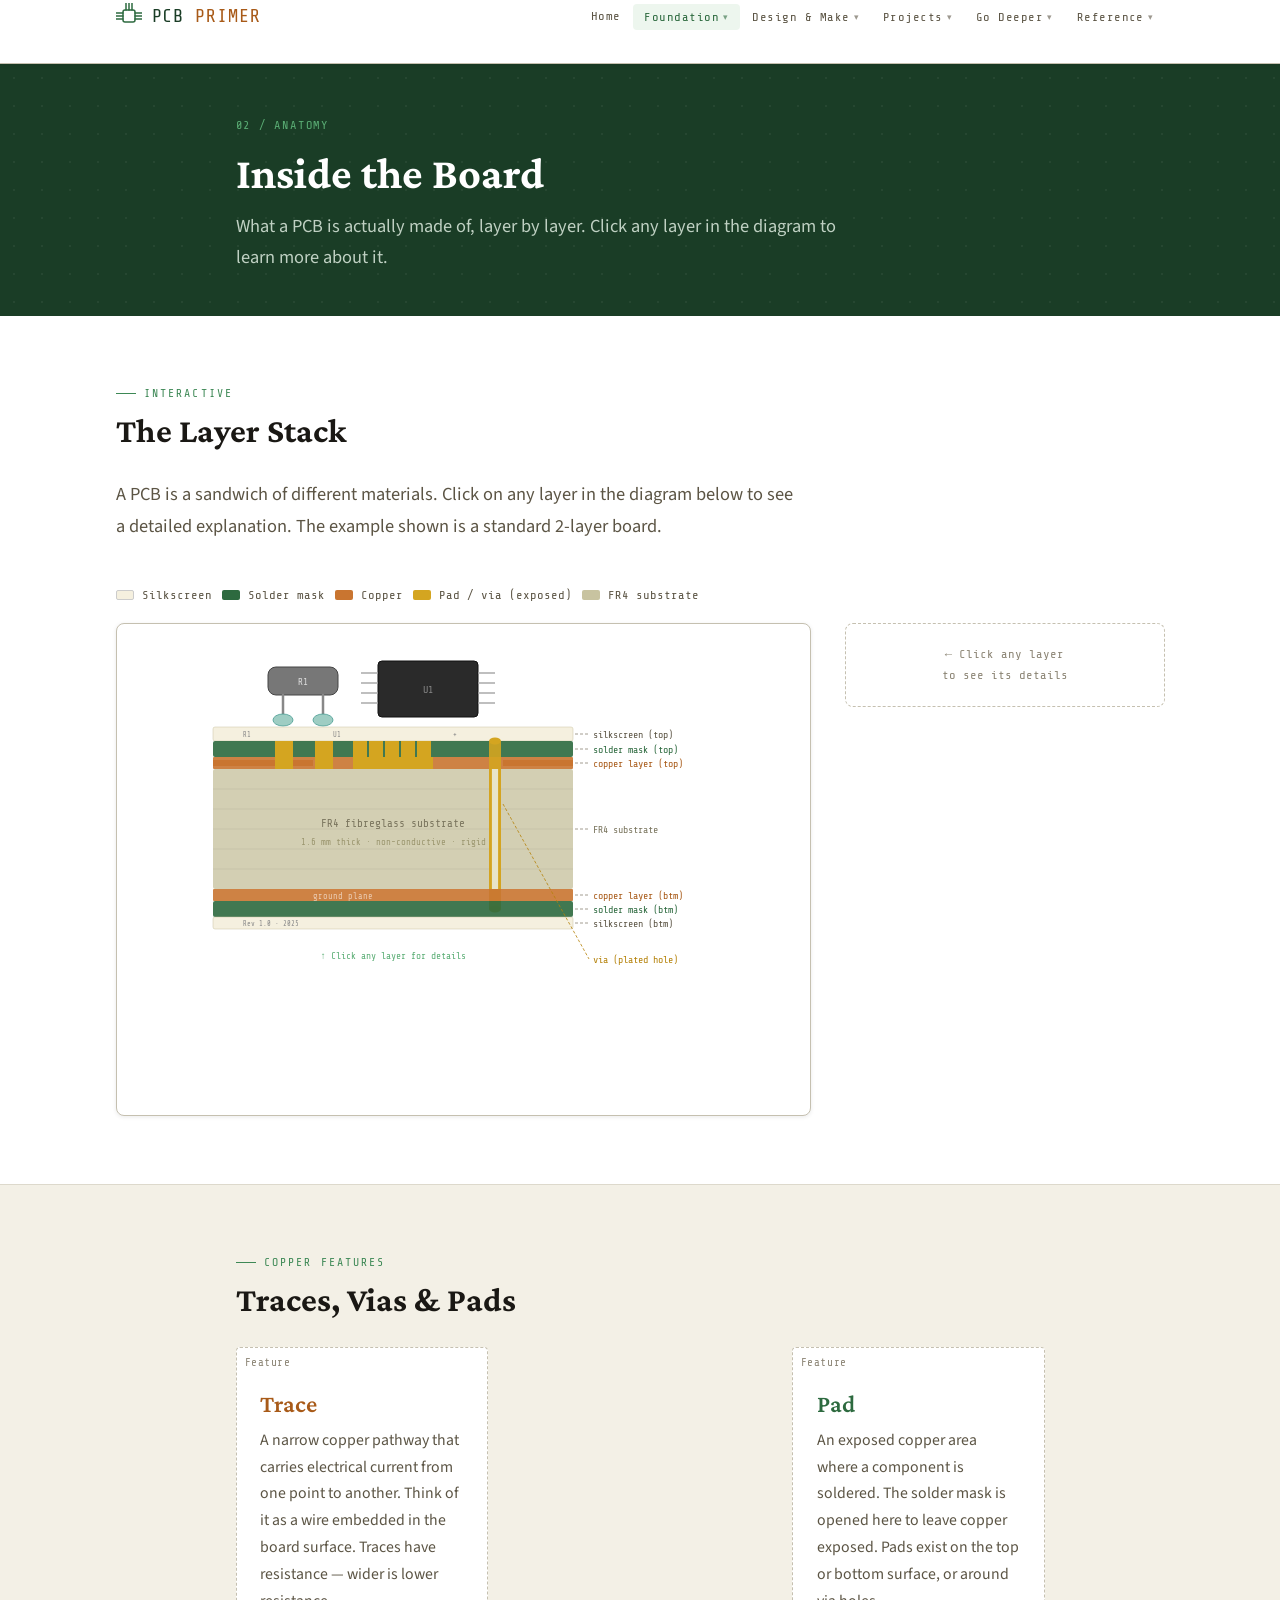
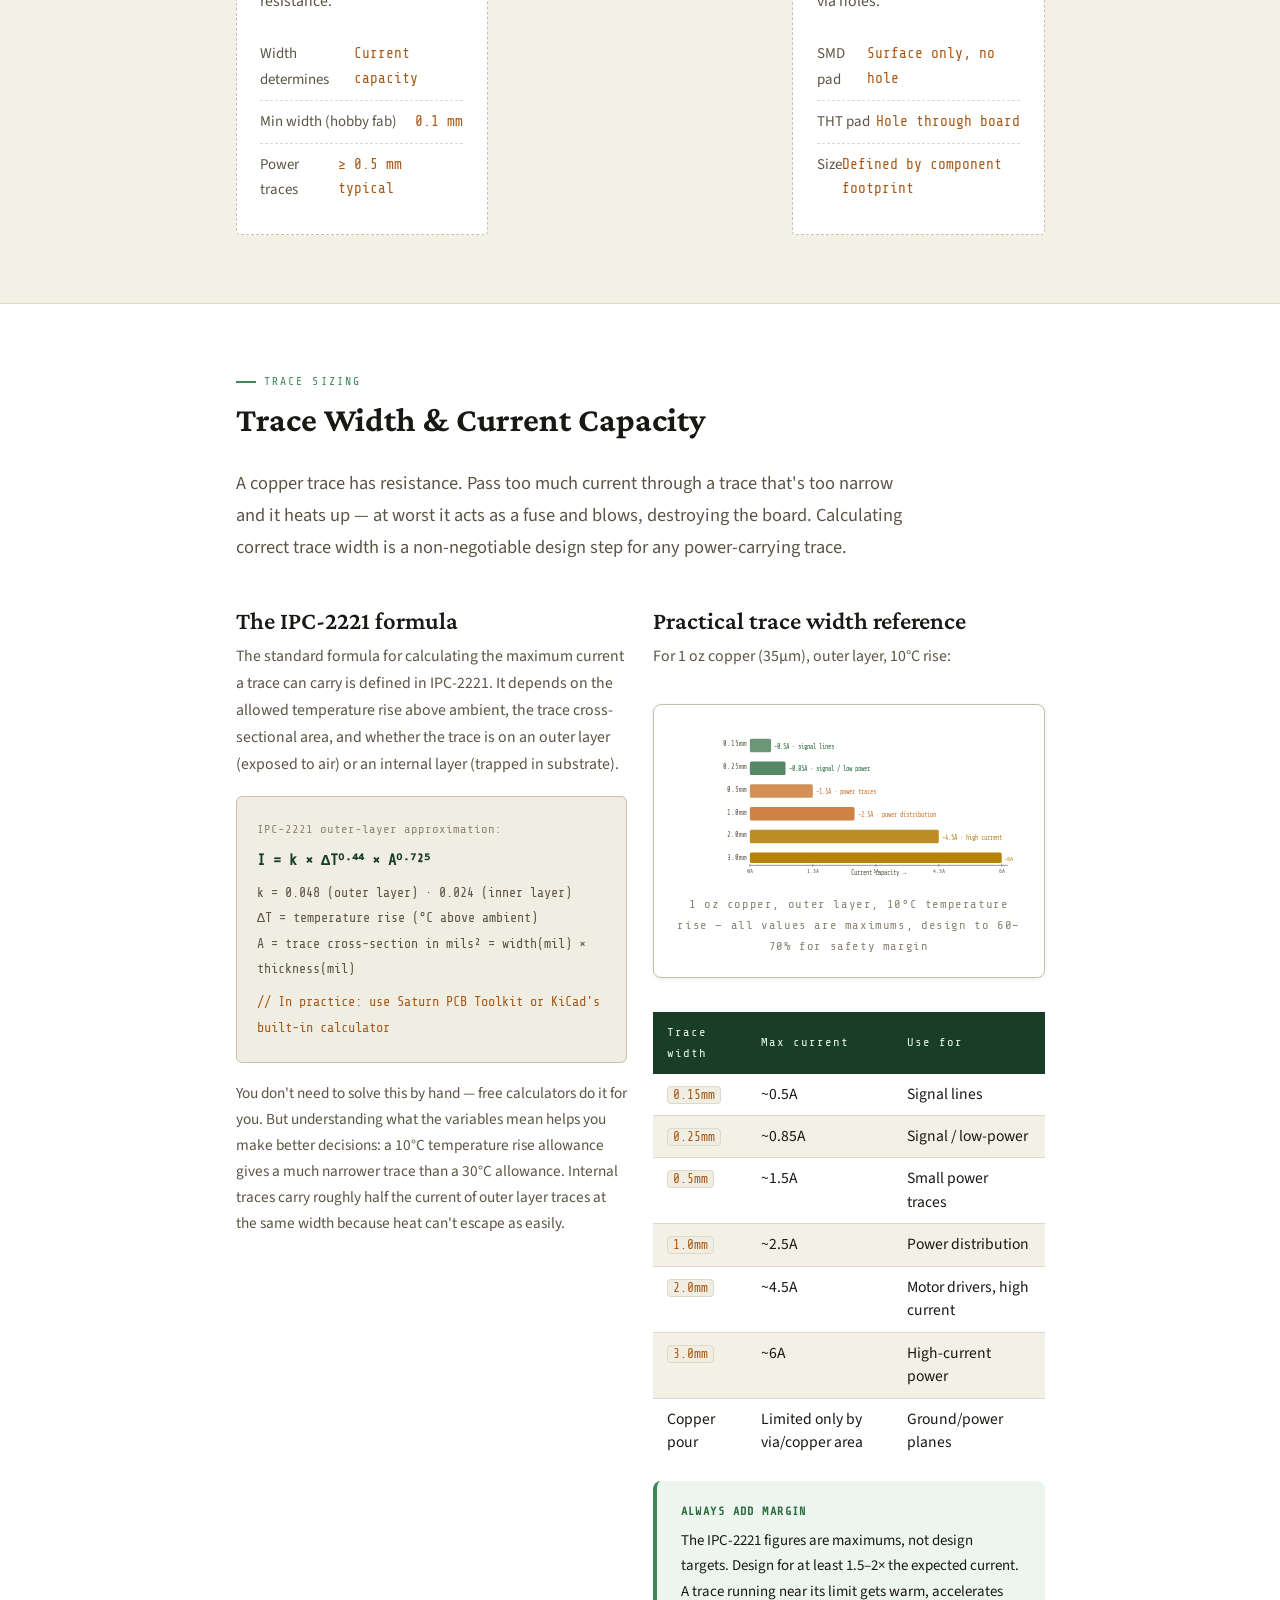
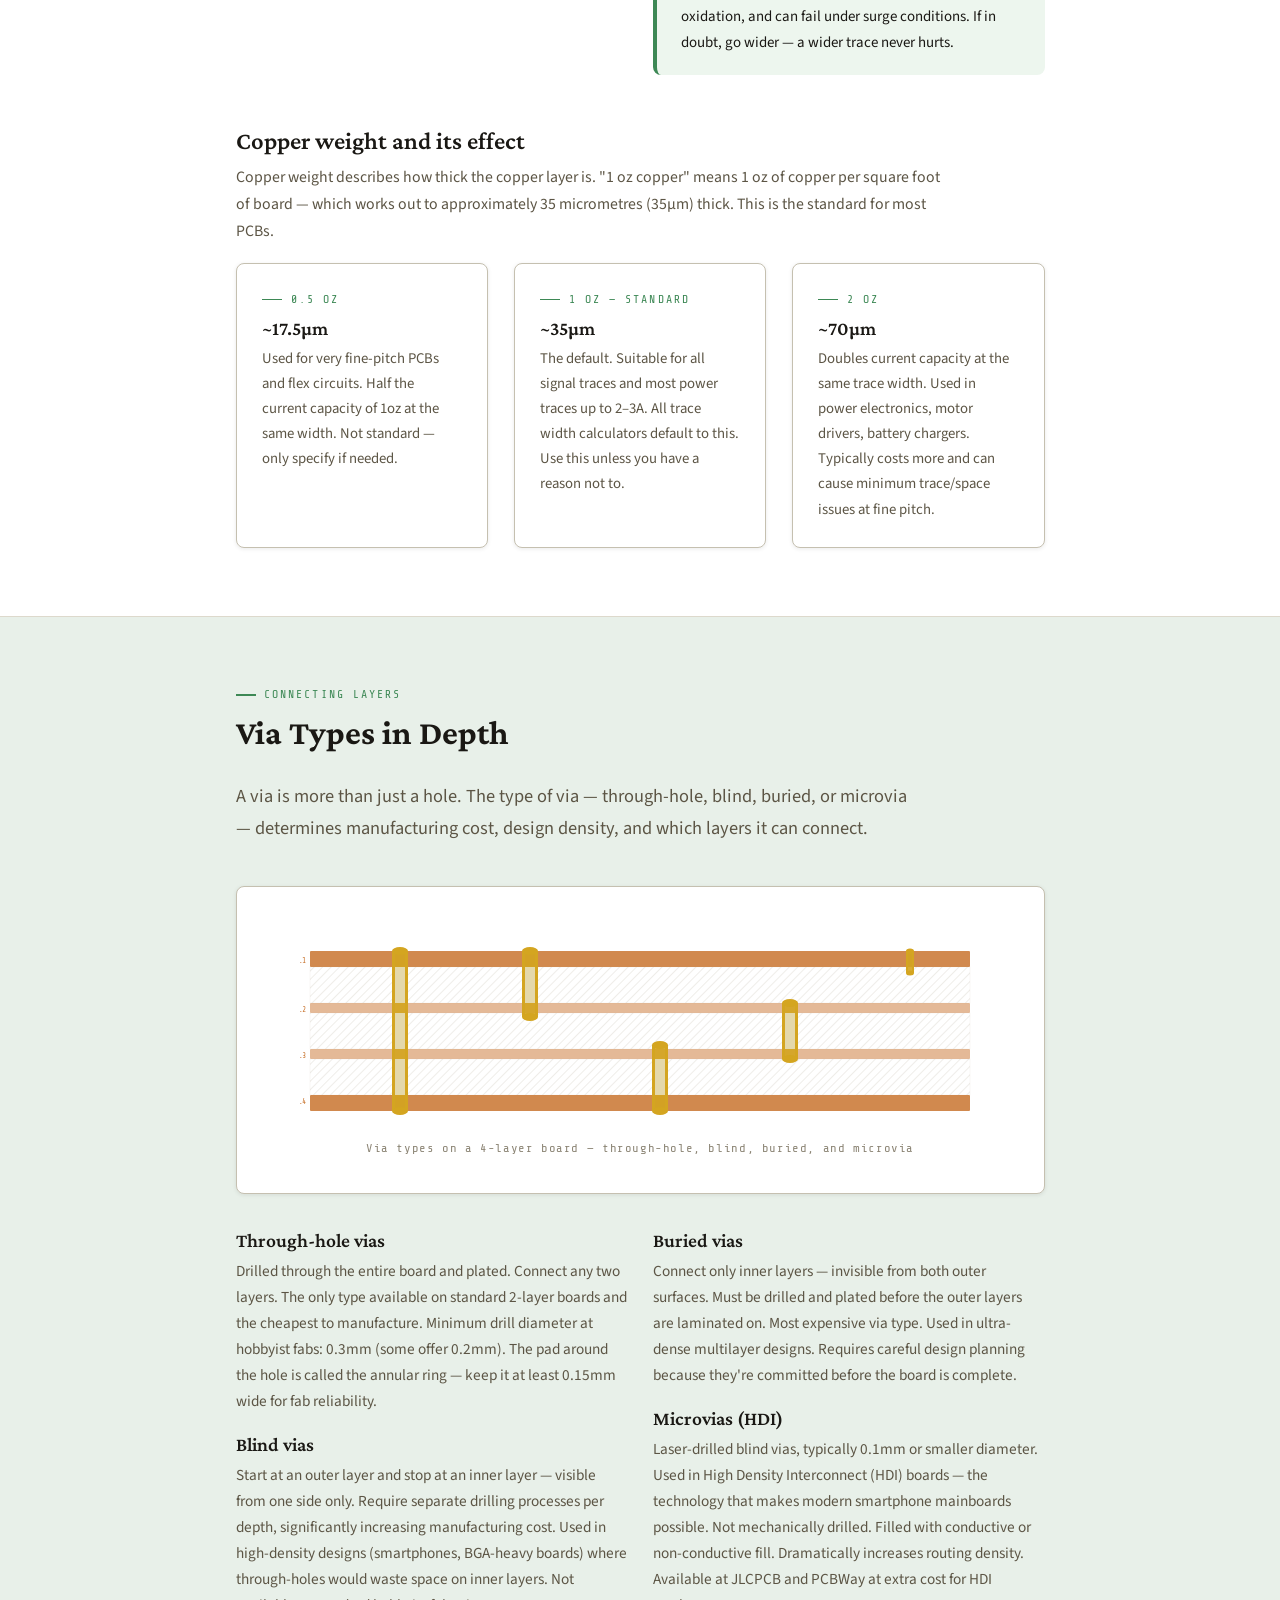
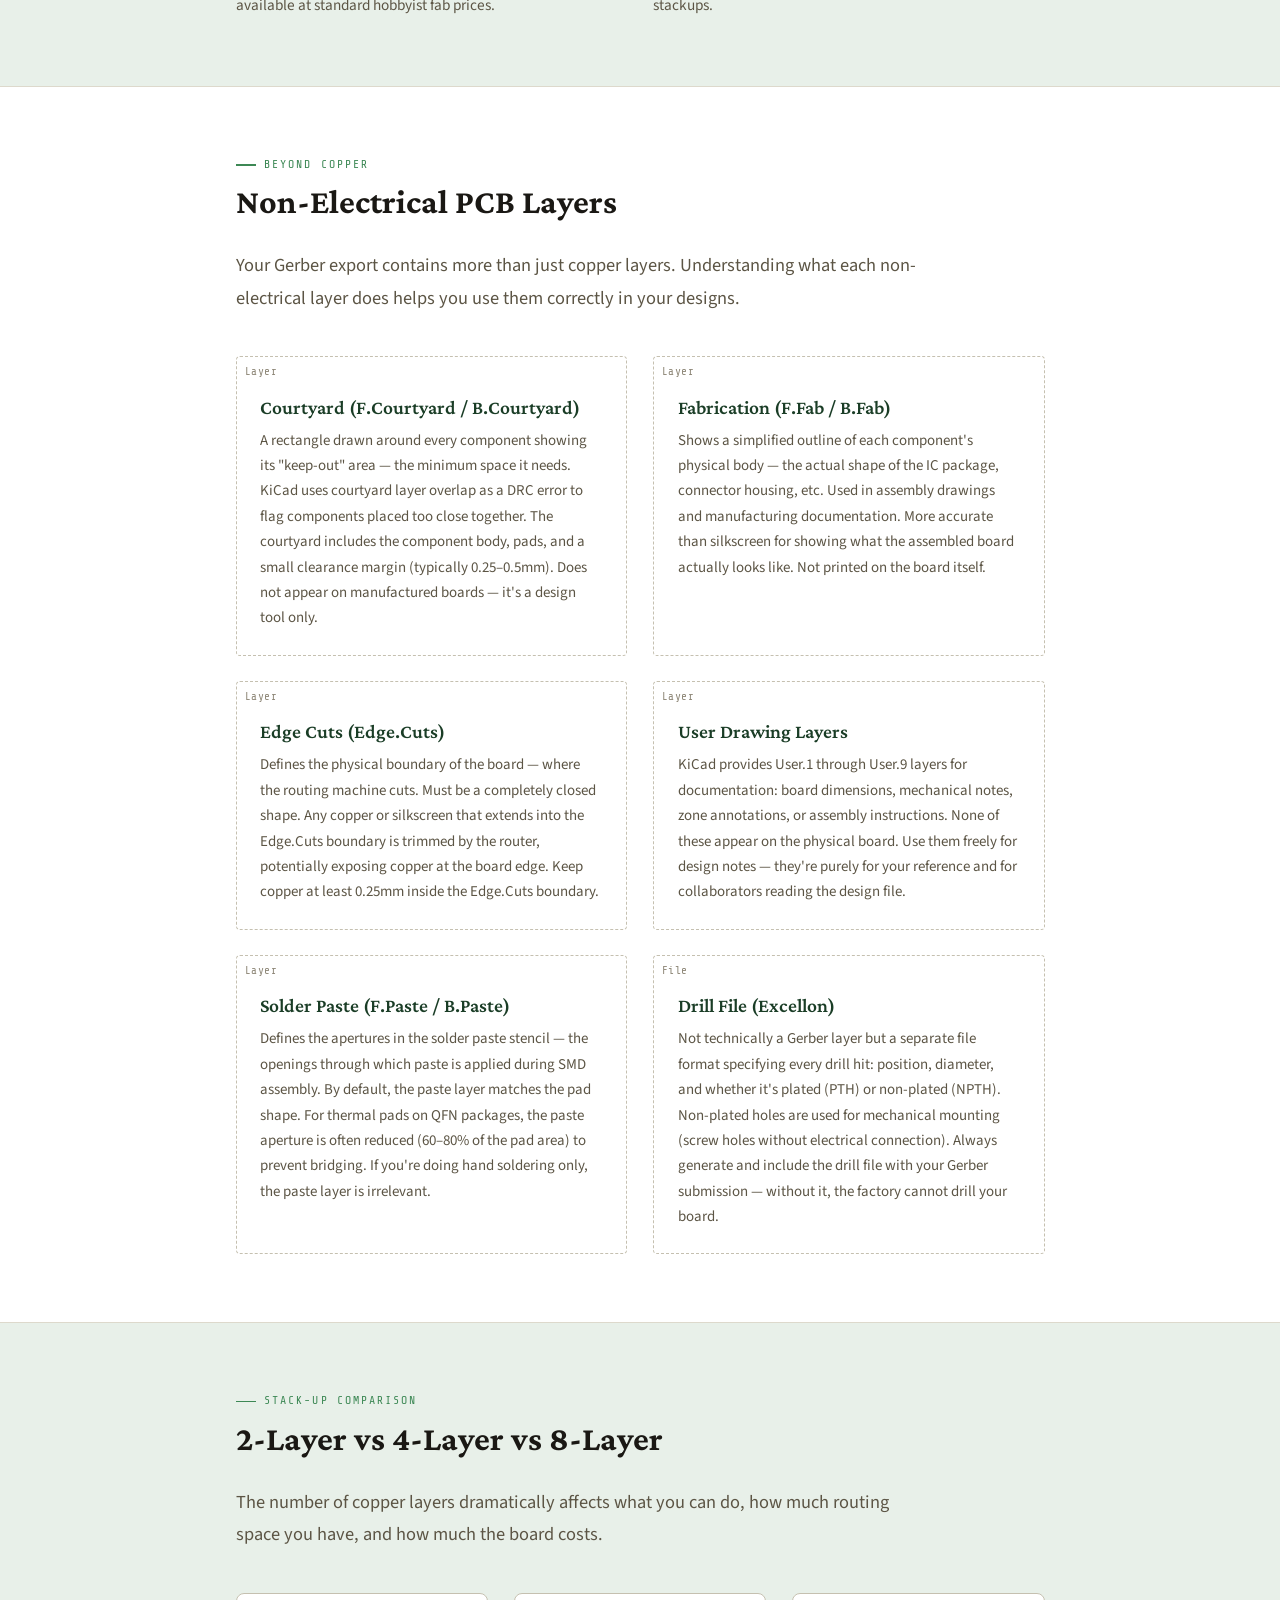
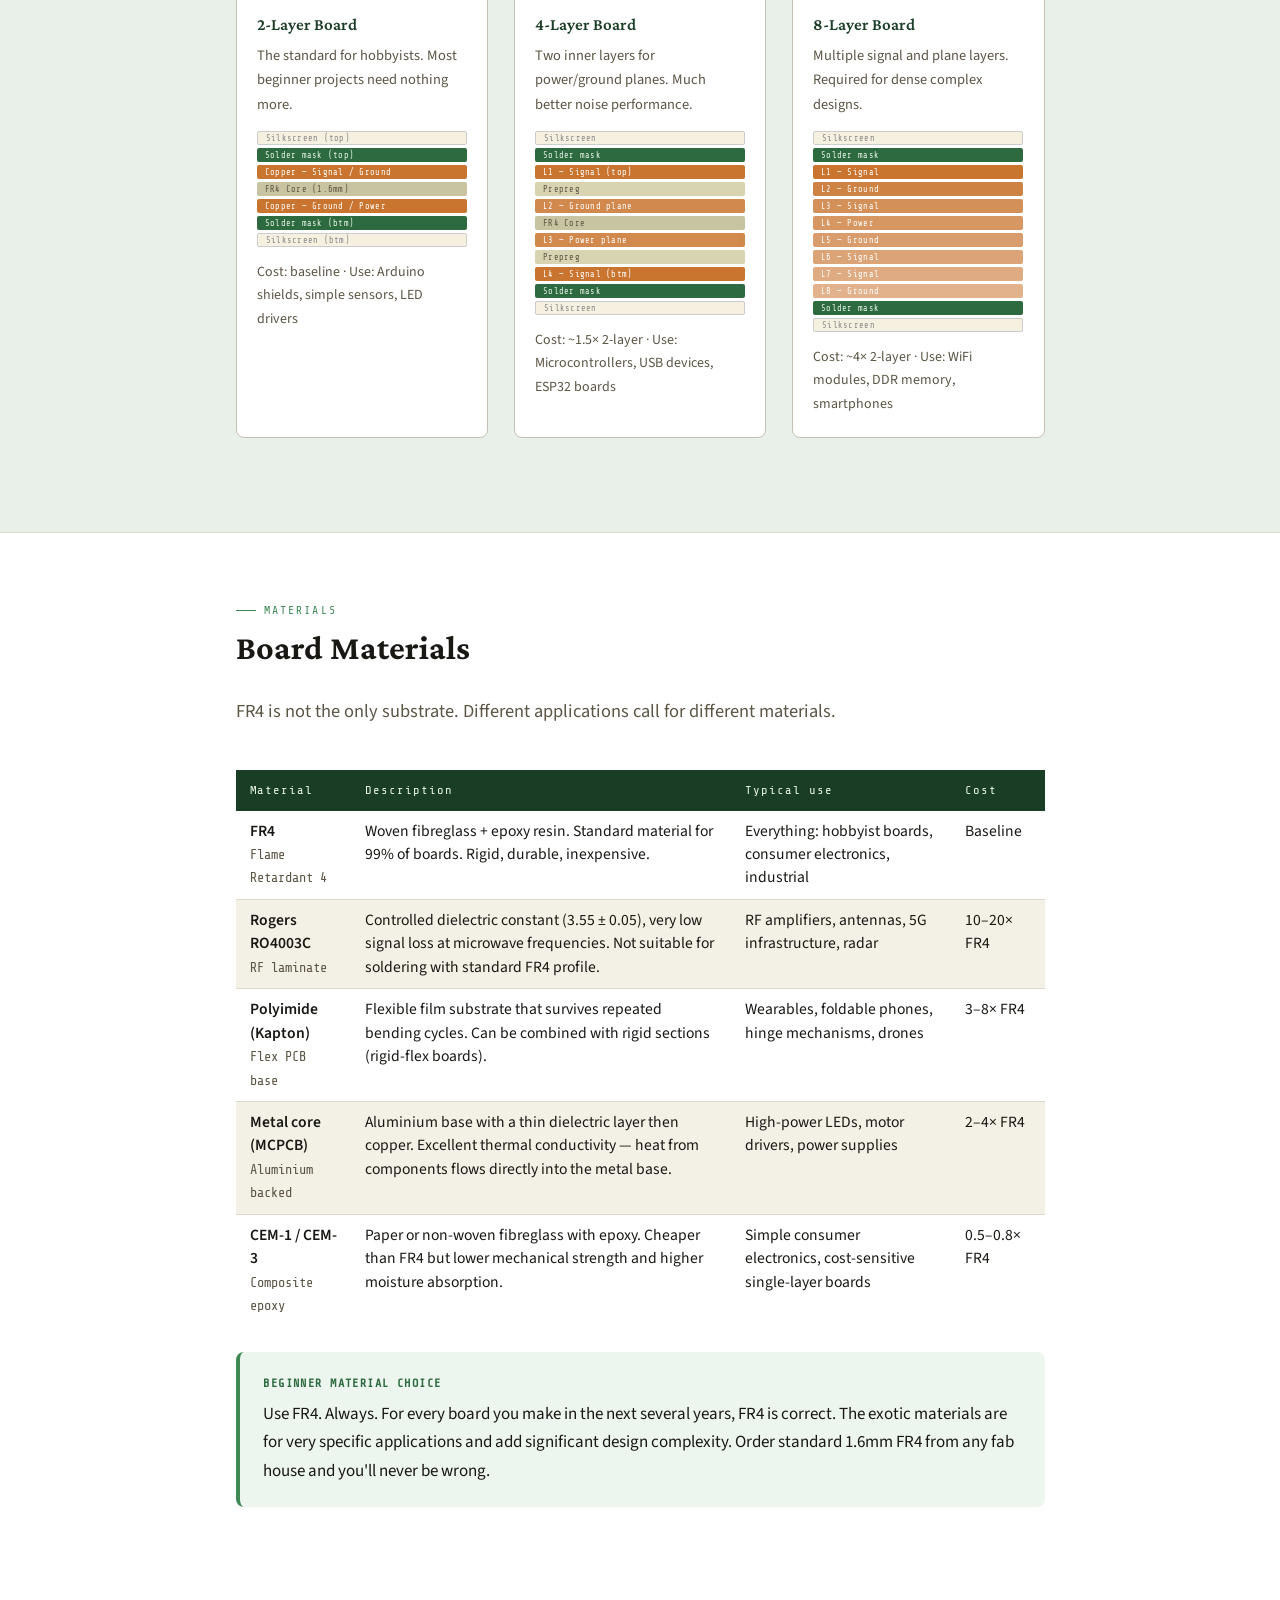
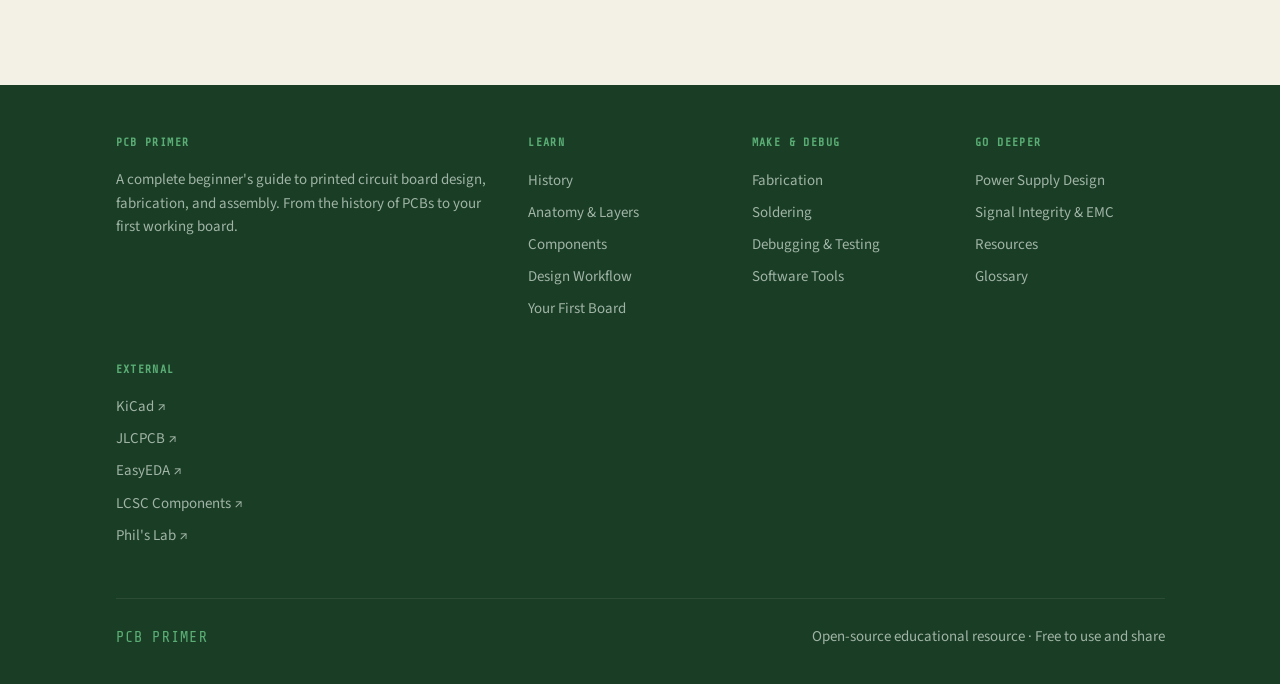
<file: anatomy.html>
<!DOCTYPE html>
<html lang="en">
<head>
  <meta charset="UTF-8">
  <meta name="viewport" content="width=device-width, initial-scale=1.0">
  <title>PCB Anatomy &amp; Layers — PCB Primer</title>
  <meta name="description" content="A detailed guide to PCB layers, traces, vias, pads, and materials. Interactive cross-section diagram included.">
  <link rel="stylesheet" href="css/main.css">
  <style>
    .layer-diagram-container {
      display: grid;
      grid-template-columns: 1fr 320px;
      gap: 2rem;
      align-items: start;
    }
    @media(max-width:780px){ .layer-diagram-container { grid-template-columns: 1fr; } }
    .layer-info-panel {
      background: var(--bg-card);
      border: 1.5px solid var(--green);
      border-radius: 8px;
      padding: 1.4rem;
      display: none;
      position: sticky;
      top: calc(var(--nav-h) + 1rem);
    }
    .layer-info-panel h4 { margin-bottom: 0.5rem; color: var(--green-deep); }
    .layer-info-panel p { font-size: 0.91rem; color: var(--text-muted); line-height: 1.65; margin-bottom: 0.7rem; }
    .layer-info-panel .layer-specs { margin-top: 0.8rem; }
    .layer-hint {
      text-align: center;
      font-family: var(--font-mono);
      font-size: 0.72rem;
      color: var(--text-light);
      padding: 1.2rem;
      border: 1.5px dashed var(--border);
      border-radius: 8px;
      display: block;
      position: sticky;
      top: calc(var(--nav-h) + 1rem);
    }
    .active-layer { filter: brightness(1.08); }
    .pcb-term {
      display: inline-block;
      background: var(--green-pale);
      color: var(--green-deep);
      font-family: var(--font-mono);
      font-size: 0.78rem;
      padding: 2px 8px;
      border-radius: 4px;
      margin: 0 1px;
    }
    .layer-legend {
      display: flex;
      flex-wrap: wrap;
      gap: 0.6rem;
      margin: 1rem 0;
    }
    .layer-swatch {
      display: flex;
      align-items: center;
      gap: 8px;
      font-family: var(--font-mono);
      font-size: 0.72rem;
      color: var(--text-muted);
    }
    .layer-swatch span {
      width: 18px; height: 10px;
      border-radius: 2px;
      display: inline-block;
    }
    .stack-compare {
      display: grid;
      grid-template-columns: repeat(3, 1fr);
      gap: 1.5rem;
      margin: 1.5rem 0;
    }
    @media(max-width:640px){ .stack-compare { grid-template-columns: 1fr; } }
    .stack-card {
      background: var(--bg-card);
      border: 1px solid var(--border);
      border-radius: 8px;
      padding: 1.2rem;
    }
    .stack-card h4 { color: var(--green-deep); font-size: 1rem; margin-bottom: 0.5rem; }
    .stack-layers { display: flex; flex-direction: column; gap: 3px; margin: 0.8rem 0; }
    .stack-layer-strip {
      height: 14px;
      border-radius: 2px;
      display: flex;
      align-items: center;
      padding: 0 8px;
      font-family: var(--font-mono);
      font-size: 8.5px;
      letter-spacing: 0.03em;
    }
  </style>
</head>
<body>

  <div class="page-header">
    <div class="container">
      <p class="page-label">02 / Anatomy</p>
      <h1>Inside the Board</h1>
      <p>What a PCB is actually made of, layer by layer. Click any layer in the diagram to learn more about it.</p>
    </div>
  </div>

  <!-- ======== INTERACTIVE LAYER DIAGRAM ======== -->
  <section class="section section--white">
    <div class="container container--wide">
      <p class="section-label">Interactive</p>
      <h2 class="section-title">The Layer Stack</h2>
      <p class="section-intro">A PCB is a sandwich of different materials. Click on any layer in the diagram below to see a detailed explanation. The example shown is a standard 2-layer board.</p>

      <div class="layer-legend">
        <div class="layer-swatch"><span style="background:#f5f0df;border:1px solid #ccc"></span>Silkscreen</div>
        <div class="layer-swatch"><span style="background:#2d6a3f"></span>Solder mask</div>
        <div class="layer-swatch"><span style="background:#c97530"></span>Copper</div>
        <div class="layer-swatch"><span style="background:#d4a520"></span>Pad / via (exposed)</div>
        <div class="layer-swatch"><span style="background:#c8c3a0"></span>FR4 substrate</div>
      </div>

      <div class="layer-diagram-container">
        <!-- SVG Diagram - carefully spaced, no text overlap -->
        <div class="diagram-wrap" style="margin:0;padding:1.5rem 1rem">
          <svg viewBox="0 0 620 440" fill="none" xmlns="http://www.w3.org/2000/svg" style="width:100%;max-width:620px">

            <!-- ===== COMPONENT ON TOP ===== -->
            <!-- Resistor body -->
            <rect x="115" y="18" width="70" height="28" rx="8" fill="#777" stroke="#444" stroke-width="1"/>
            <text x="150" y="36" text-anchor="middle" font-family="'Share Tech Mono',monospace" font-size="9.5" fill="#ddd">R1</text>
            <!-- Component legs -->
            <line x1="130" y1="46" x2="130" y2="68" stroke="#888" stroke-width="2.5" stroke-linecap="round"/>
            <line x1="170" y1="46" x2="170" y2="68" stroke="#888" stroke-width="2.5" stroke-linecap="round"/>
            <!-- IC Chip body -->
            <rect x="225" y="12" width="100" height="56" rx="4" fill="#2a2a2a" stroke="#111" stroke-width="1"/>
            <text x="275" y="44" text-anchor="middle" font-family="'Share Tech Mono',monospace" font-size="10" fill="#888">U1</text>
            <!-- IC pins (left side) -->
            <line x1="225" y1="24" x2="208" y2="24" stroke="#aaa" stroke-width="1.5"/>
            <line x1="225" y1="34" x2="208" y2="34" stroke="#aaa" stroke-width="1.5"/>
            <line x1="225" y1="44" x2="208" y2="44" stroke="#aaa" stroke-width="1.5"/>
            <line x1="225" y1="54" x2="208" y2="54" stroke="#aaa" stroke-width="1.5"/>
            <!-- IC pins (right side) -->
            <line x1="325" y1="24" x2="342" y2="24" stroke="#aaa" stroke-width="1.5"/>
            <line x1="325" y1="34" x2="342" y2="34" stroke="#aaa" stroke-width="1.5"/>
            <line x1="325" y1="44" x2="342" y2="44" stroke="#aaa" stroke-width="1.5"/>
            <line x1="325" y1="54" x2="342" y2="54" stroke="#aaa" stroke-width="1.5"/>

            <!-- ===== SOLDER JOINTS ===== -->
            <ellipse cx="130" cy="71" rx="10" ry="6" fill="#9ecdc3" stroke="#4a9d93" stroke-width="0.8"/>
            <ellipse cx="170" cy="71" rx="10" ry="6" fill="#9ecdc3" stroke="#4a9d93" stroke-width="0.8"/>

            <!-- ===== LAYER 1: Top Silkscreen (y=78, h=12) ===== -->
            <g class="layer-row" data-layer="silkscreen-top"
               data-info='&lt;h4&gt;Silkscreen (top)&lt;/h4&gt;&lt;p&gt;White (or yellow/black) ink printed on the outermost layer. Contains component reference designators (R1, C3, U2), polarity markers, and board labels. Purely informational — has no electrical function whatsoever.&lt;/p&gt;&lt;p&gt;The font you see is a specialised PCB silkscreen font, usually printed at the very minimum resolution the fab house supports. Always verify your silkscreen text is legible at the size you&amp;apos;ve placed it.&lt;/p&gt;&lt;div class="layer-specs"&gt;&lt;div class="spec-row"&gt;&lt;span class="spec-label"&gt;Typical thickness&lt;/span&gt;&lt;span class="spec-val"&gt;0.01–0.025mm&lt;/span&gt;&lt;/div&gt;&lt;div class="spec-row"&gt;&lt;span class="spec-label"&gt;Common colour&lt;/span&gt;&lt;span class="spec-val"&gt;White&lt;/span&gt;&lt;/div&gt;&lt;div class="spec-row"&gt;&lt;span class="spec-label"&gt;Electrical role&lt;/span&gt;&lt;span class="spec-val"&gt;None&lt;/span&gt;&lt;/div&gt;&lt;/div&gt;'>
              <rect x="60" y="78" width="360" height="14" rx="2" fill="#f5f0df" stroke="#c8c3a0" stroke-width="0.5"/>
              <!-- Silkscreen text simulation -->
              <text x="90" y="88" font-family="'Share Tech Mono',monospace" font-size="7" fill="#888">R1</text>
              <text x="180" y="88" font-family="'Share Tech Mono',monospace" font-size="7" fill="#888">U1</text>
              <text x="300" y="88" font-family="'Share Tech Mono',monospace" font-size="7" fill="#888">+</text>
            </g>

            <!-- ===== LAYER 2: Top Solder Mask (y=92, h=16) ===== -->
            <g class="layer-row" data-layer="soldermask-top"
               data-info='&lt;h4&gt;Solder mask (top)&lt;/h4&gt;&lt;p&gt;The iconic green (or red, blue, black…) lacquer that covers most of the top copper layer. It has two jobs: preventing solder bridges between adjacent traces during assembly, and protecting the copper from oxidation.&lt;/p&gt;&lt;p&gt;The colour is pure aesthetics — it makes zero electrical difference. Openings in the mask (called solder mask openings, or SMOs) expose the copper pads where components are soldered.&lt;/p&gt;&lt;div class="layer-specs"&gt;&lt;div class="spec-row"&gt;&lt;span class="spec-label"&gt;Thickness&lt;/span&gt;&lt;span class="spec-val"&gt;0.01–0.025mm&lt;/span&gt;&lt;/div&gt;&lt;div class="spec-row"&gt;&lt;span class="spec-label"&gt;Common colours&lt;/span&gt;&lt;span class="spec-val"&gt;Green, red, blue, black&lt;/span&gt;&lt;/div&gt;&lt;div class="spec-row"&gt;&lt;span class="spec-label"&gt;Electrical role&lt;/span&gt;&lt;span class="spec-val"&gt;Insulation · anti-bridge&lt;/span&gt;&lt;/div&gt;&lt;/div&gt;'>
              <rect x="60" y="92" width="360" height="16" rx="2" fill="#2d6a3f" opacity="0.9"/>
              <!-- Openings (pads showing through) -->
              <rect x="122" y="92" width="18" height="16" fill="#d4a520"/>
              <rect x="162" y="92" width="18" height="16" fill="#d4a520"/>
              <rect x="200" y="92" width="14" height="16" fill="#d4a520"/>
              <rect x="216" y="92" width="14" height="16" fill="#d4a520"/>
              <rect x="232" y="92" width="14" height="16" fill="#d4a520"/>
              <rect x="248" y="92" width="14" height="16" fill="#d4a520"/>
              <rect x="264" y="92" width="14" height="16" fill="#d4a520"/>
            </g>

            <!-- ===== LAYER 3: Top Copper (y=108, h=12) ===== -->
            <g class="layer-row" data-layer="copper-top"
               data-info='&lt;h4&gt;Copper layer (top)&lt;/h4&gt;&lt;p&gt;The electrically functional layer. Traces (narrow copper pathways), pads (where components solder), and planes (large copper areas, often ground) are all defined here.&lt;/p&gt;&lt;p&gt;Standard copper weight is 1 oz/ft², which equates to approximately 35 micrometres of thickness. For high-current applications, 2 oz copper is used. Thicker copper = lower resistance = more current capacity.&lt;/p&gt;&lt;p&gt;Trace width determines how much current the trace can carry without overheating. This is governed by IPC-2221 standards — there are free online calculators for this.&lt;/p&gt;&lt;div class="layer-specs"&gt;&lt;div class="spec-row"&gt;&lt;span class="spec-label"&gt;Standard thickness&lt;/span&gt;&lt;span class="spec-val"&gt;35 µm (1 oz/ft²)&lt;/span&gt;&lt;/div&gt;&lt;div class="spec-row"&gt;&lt;span class="spec-label"&gt;Min trace width&lt;/span&gt;&lt;span class="spec-val"&gt;0.1mm (hobby) · 0.05mm (pro)&lt;/span&gt;&lt;/div&gt;&lt;/div&gt;'>
              <!-- Full copper base -->
              <rect x="60" y="108" width="360" height="12" rx="1" fill="#c97530" opacity="0.9"/>
              <!-- Traces as narrower paths -->
              <rect x="60" y="111" width="100" height="6" fill="#c97530"/>
              <rect x="350" y="111" width="70" height="6" fill="#c97530"/>
              <!-- Pad areas (slightly brighter) -->
              <rect x="122" y="108" width="18" height="12" fill="#d4a520"/>
              <rect x="162" y="108" width="18" height="12" fill="#d4a520"/>
              <rect x="200" y="108" width="80" height="12" fill="#d4a520"/>
            </g>

            <!-- ===== LAYER 4: FR4 Substrate (y=120, h=120) ===== -->
            <g class="layer-row" data-layer="fr4"
               data-info='&lt;h4&gt;FR4 substrate&lt;/h4&gt;&lt;p&gt;The structural core of the board. FR4 stands for Flame Retardant grade 4 — a composite material made of woven fibreglass cloth impregnated with an epoxy resin. It is the industry standard for general-purpose PCBs.&lt;/p&gt;&lt;p&gt;FR4 is chosen for its combination of properties: mechanically rigid, electrically non-conductive, thermally stable up to ~130°C (Tg), and relatively cheap to produce in large sheets. The characteristic slightly translucent greenish-yellow colour is the natural tint of the fibreglass weave.&lt;/p&gt;&lt;p&gt;Alternative substrates exist for special applications: Rogers for RF/microwave, aluminium-backed for LED heat dissipation, polyimide (Kapton) for flex PCBs.&lt;/p&gt;&lt;div class="layer-specs"&gt;&lt;div class="spec-row"&gt;&lt;span class="spec-label"&gt;Standard thickness&lt;/span&gt;&lt;span class="spec-val"&gt;1.6mm&lt;/span&gt;&lt;/div&gt;&lt;div class="spec-row"&gt;&lt;span class="spec-label"&gt;Dielectric constant&lt;/span&gt;&lt;span class="spec-val"&gt;~4.5 (at 1 MHz)&lt;/span&gt;&lt;/div&gt;&lt;div class="spec-row"&gt;&lt;span class="spec-label"&gt;Glass transition (Tg)&lt;/span&gt;&lt;span class="spec-val"&gt;130–180°C&lt;/span&gt;&lt;/div&gt;&lt;/div&gt;'>
              <rect x="60" y="120" width="360" height="120" rx="2" fill="#c8c3a0" opacity="0.8"/>
              <!-- Fibreglass weave texture suggestion -->
              <line x1="60" y1="140" x2="420" y2="140" stroke="rgba(100,95,80,0.12)" stroke-width="0.8"/>
              <line x1="60" y1="160" x2="420" y2="160" stroke="rgba(100,95,80,0.12)" stroke-width="0.8"/>
              <line x1="60" y1="180" x2="420" y2="180" stroke="rgba(100,95,80,0.12)" stroke-width="0.8"/>
              <line x1="60" y1="200" x2="420" y2="200" stroke="rgba(100,95,80,0.12)" stroke-width="0.8"/>
              <line x1="60" y1="220" x2="420" y2="220" stroke="rgba(100,95,80,0.12)" stroke-width="0.8"/>
              <text x="240" y="178" text-anchor="middle" font-family="'Share Tech Mono',monospace" font-size="11" fill="#7a755e">FR4 fibreglass substrate</text>
              <text x="240" y="196" text-anchor="middle" font-family="'Share Tech Mono',monospace" font-size="9" fill="#9a956e">1.6 mm thick · non-conductive · rigid</text>
            </g>

            <!-- ===== VIA (plated hole through all layers) ===== -->
            <g class="layer-row" data-layer="via"
               data-info='&lt;h4&gt;Via (plated through-hole)&lt;/h4&gt;&lt;p&gt;A via is a drilled hole in the PCB that has been copper-plated on its inner walls, creating an electrical connection between layers. It is how signals travel from the top copper layer to the bottom (or between any two layers in a multi-layer board).&lt;/p&gt;&lt;p&gt;Types of vias: &lt;strong&gt;Through-hole vias&lt;/strong&gt; go through the entire board (most common). &lt;strong&gt;Blind vias&lt;/strong&gt; go from an outer layer to an inner layer but not all the way through. &lt;strong&gt;Buried vias&lt;/strong&gt; connect inner layers only, invisible from outside. Blind and buried vias are expensive to manufacture.&lt;/p&gt;&lt;div class="layer-specs"&gt;&lt;div class="spec-row"&gt;&lt;span class="spec-label"&gt;Typical drill size&lt;/span&gt;&lt;span class="spec-val"&gt;0.3mm–1.0mm&lt;/span&gt;&lt;/div&gt;&lt;div class="spec-row"&gt;&lt;span class="spec-label"&gt;Annular ring&lt;/span&gt;&lt;span class="spec-val"&gt;Pad surrounding hole: ≥0.15mm&lt;/span&gt;&lt;/div&gt;&lt;/div&gt;'>
              <!-- Via column through all layers -->
              <rect x="336" y="92" width="12" height="168" fill="#d4a520" opacity="0.9" rx="1"/>
              <ellipse cx="342" cy="92"  rx="6" ry="3.5" fill="#d4a520"/>
              <ellipse cx="342" cy="260" rx="6" ry="3.5" fill="#d4a520"/>
              <!-- Via fill (hollow in substrate) -->
              <rect x="338" y="120" width="8" height="120" fill="#e8e4c8"/>
              <rect x="336" y="120" width="3" height="120" fill="#d4a520" opacity="0.9"/>
              <rect x="345" y="120" width="3" height="120" fill="#d4a520" opacity="0.9"/>
            </g>

            <!-- ===== LAYER 5: Bottom Copper (y=240, h=12) ===== -->
            <g class="layer-row" data-layer="copper-bottom"
               data-info='&lt;h4&gt;Copper layer (bottom)&lt;/h4&gt;&lt;p&gt;The second copper layer on a 2-layer board. On most beginner designs, this layer is used as a ground plane — a solid sheet of copper connected to all ground nets. This dramatically reduces electromagnetic noise and provides a low-impedance return path for every signal.&lt;/p&gt;&lt;p&gt;Even if you do not fill it as a ground plane, the bottom layer gives you a second set of routing channels, letting traces from the top layer avoid crossing by jumping to the bottom via a via.&lt;/p&gt;&lt;div class="layer-specs"&gt;&lt;div class="spec-row"&gt;&lt;span class="spec-label"&gt;Common use&lt;/span&gt;&lt;span class="spec-val"&gt;Ground plane or signal routing&lt;/span&gt;&lt;/div&gt;&lt;div class="spec-row"&gt;&lt;span class="spec-label"&gt;Same spec as&lt;/span&gt;&lt;span class="spec-val"&gt;Top copper layer&lt;/span&gt;&lt;/div&gt;&lt;/div&gt;'>
              <rect x="60" y="240" width="360" height="12" rx="1" fill="#c97530" opacity="0.9"/>
              <text x="160" y="250" font-family="'Share Tech Mono',monospace" font-size="8.5" fill="#fff" opacity="0.6">ground plane</text>
            </g>

            <!-- ===== LAYER 6: Bottom Solder Mask (y=252, h=16) ===== -->
            <g class="layer-row" data-layer="soldermask-bottom"
               data-info='&lt;h4&gt;Solder mask (bottom)&lt;/h4&gt;&lt;p&gt;Identical in function to the top solder mask — protects the bottom copper from oxidation and prevents solder bridges during wave soldering (the automated process used to solder through-hole components in manufacturing). Pads for through-hole components are left open.&lt;/p&gt;'>
              <rect x="60" y="252" width="360" height="16" rx="2" fill="#2d6a3f" opacity="0.9"/>
            </g>

            <!-- ===== LAYER 7: Bottom Silkscreen (y=268, h=12) ===== -->
            <g class="layer-row" data-layer="silkscreen-bottom"
               data-info='&lt;h4&gt;Silkscreen (bottom)&lt;/h4&gt;&lt;p&gt;The bottom silkscreen is less commonly used than the top, but useful for board revision numbers, manufacturer codes, or additional assembly notes. On boards assembled by hand, putting component outlines and values on the bottom can help identify components once soldered.&lt;/p&gt;'>
              <rect x="60" y="268" width="360" height="12" rx="2" fill="#f5f0df" stroke="#c8c3a0" stroke-width="0.5"/>
              <text x="90" y="277" font-family="'Share Tech Mono',monospace" font-size="7" fill="#888">Rev 1.0 · 2025</text>
            </g>

            <!-- ===== RIGHT SIDE LABELS ===== (all at x=432+, well clear of board at x=420) -->
            <line x1="422" y1="85"  x2="436" y2="85"  stroke="#8c8575" stroke-width="0.8" stroke-dasharray="3 2"/>
            <line x1="422" y1="100" x2="436" y2="100" stroke="#8c8575" stroke-width="0.8" stroke-dasharray="3 2"/>
            <line x1="422" y1="114" x2="436" y2="114" stroke="#8c8575" stroke-width="0.8" stroke-dasharray="3 2"/>
            <line x1="422" y1="180" x2="436" y2="180" stroke="#8c8575" stroke-width="0.8" stroke-dasharray="3 2"/>
            <line x1="422" y1="246" x2="436" y2="246" stroke="#8c8575" stroke-width="0.8" stroke-dasharray="3 2"/>
            <line x1="422" y1="260" x2="436" y2="260" stroke="#8c8575" stroke-width="0.8" stroke-dasharray="3 2"/>
            <line x1="422" y1="274" x2="436" y2="274" stroke="#8c8575" stroke-width="0.8" stroke-dasharray="3 2"/>
            <!-- Via leader -->
            <line x1="350" y1="155" x2="436" y2="310" stroke="#b5820a" stroke-width="0.8" stroke-dasharray="3 2"/>

            <text x="440" y="89"  font-family="'Share Tech Mono',monospace" font-size="10" fill="#5c5545">silkscreen (top)</text>
            <text x="440" y="104" font-family="'Share Tech Mono',monospace" font-size="10" fill="#2d6a3f">solder mask (top)</text>
            <text x="440" y="118" font-family="'Share Tech Mono',monospace" font-size="10" fill="#a85a18">copper layer (top)</text>
            <text x="440" y="184" font-family="'Share Tech Mono',monospace" font-size="10" fill="#7a755e">FR4 substrate</text>
            <text x="440" y="250" font-family="'Share Tech Mono',monospace" font-size="10" fill="#a85a18">copper layer (btm)</text>
            <text x="440" y="264" font-family="'Share Tech Mono',monospace" font-size="10" fill="#2d6a3f">solder mask (btm)</text>
            <text x="440" y="278" font-family="'Share Tech Mono',monospace" font-size="10" fill="#5c5545">silkscreen (btm)</text>
            <text x="440" y="314" font-family="'Share Tech Mono',monospace" font-size="10" fill="#b5820a">via (plated hole)</text>

            <!-- Click hint arrow -->
            <text x="240" y="310" text-anchor="middle" font-family="'Share Tech Mono',monospace" font-size="9.5" fill="#5aad74">↑ Click any layer for details</text>

          </svg>
        </div>

        <!-- Info panel (right side, shows on click) -->
        <div>
          <div id="layer-info" class="layer-info-panel"></div>
          <div id="layer-hint" class="layer-hint">
            ← Click any layer<br>to see its details
          </div>
        </div>
      </div>
    </div>
  </section>

  <!-- ======== TRACES, VIAS, PADS ======== -->
  <section class="section">
    <div class="container">
      <p class="section-label">Copper features</p>
      <h2 class="section-title">Traces, Vias &amp; Pads</h2>

      <div class="grid-3 stagger-children">
        <div class="pcb-card reveal" data-ref="TRACE">
          <span class="ref-label">Feature</span>
          <h3 style="color:var(--copper);margin-top:1rem">Trace</h3>
          <p style="font-size:0.93rem;color:var(--text-muted)">A narrow copper pathway that carries electrical current from one point to another. Think of it as a wire embedded in the board surface. Traces have resistance — wider is lower resistance.</p>
          <div class="section" style="padding:0;margin-top:0.8rem">
            <div class="spec-row"><span class="spec-label">Width determines</span><span class="spec-val">Current capacity</span></div>
            <div class="spec-row"><span class="spec-label">Min width (hobby fab)</span><span class="spec-val">0.1 mm</span></div>
            <div class="spec-row"><span class="spec-label">Power traces</span><span class="spec-val">≥ 0.5 mm typical</span></div>
          </div>
        </div>

        <div class="pcb-card reveal" data-ref="VIA">
          <span class="ref-label">Feature</span>
          <h3 style="color:var(--gold);margin-top:1rem">Via</h3>
          <p style="font-size:0.93rem;color:var(--text-muted)">A drilled hole plated with copper on its inner wall. Connects copper on different layers. The hole itself is just a hole — the copper plating is what makes the electrical connection.</p>
          <div style="margin-top:0.8rem">
            <div class="spec-row"><span class="spec-label">Through-hole via</span><span class="spec-val">Through entire board</span></div>
            <div class="spec-row"><span class="spec-label">Blind via</span><span class="spec-val">Outer → inner only</span></div>
            <div class="spec-row"><span class="spec-label">Buried via</span><span class="spec-val">Inner layers only</span></div>
          </div>
        </div>

        <div class="pcb-card reveal" data-ref="PAD">
          <span class="ref-label">Feature</span>
          <h3 style="color:var(--green);margin-top:1rem">Pad</h3>
          <p style="font-size:0.93rem;color:var(--text-muted)">An exposed copper area where a component is soldered. The solder mask is opened here to leave copper exposed. Pads exist on the top or bottom surface, or around via holes.</p>
          <div style="margin-top:0.8rem">
            <div class="spec-row"><span class="spec-label">SMD pad</span><span class="spec-val">Surface only, no hole</span></div>
            <div class="spec-row"><span class="spec-label">THT pad</span><span class="spec-val">Hole through board</span></div>
            <div class="spec-row"><span class="spec-label">Size</span><span class="spec-val">Defined by component footprint</span></div>
          </div>
        </div>
      </div>
    </div>
  </section>

  <!-- ======== TRACE CURRENT CAPACITY ======== -->
  <section class="section section--white">
    <div class="container">
      <p class="section-label">Trace sizing</p>
      <h2 class="section-title">Trace Width &amp; Current Capacity</h2>
      <p class="section-intro">A copper trace has resistance. Pass too much current through a trace that's too narrow and it heats up — at worst it acts as a fuse and blows, destroying the board. Calculating correct trace width is a non-negotiable design step for any power-carrying trace.</p>

      <div class="grid-2">
        <div>
          <h3>The IPC-2221 formula</h3>
          <p style="font-size:0.93rem;color:var(--text-muted)">The standard formula for calculating the maximum current a trace can carry is defined in IPC-2221. It depends on the allowed temperature rise above ambient, the trace cross-sectional area, and whether the trace is on an outer layer (exposed to air) or an internal layer (trapped in substrate).</p>

          <div style="background:var(--bg-code);border:1px solid var(--border);border-radius:6px;padding:1.2rem;font-family:var(--font-mono);font-size:0.83rem;line-height:1.9;margin:1rem 0">
            <div style="color:var(--text-light);font-size:0.72rem;margin-bottom:0.3rem">IPC-2221 outer-layer approximation:</div>
            <div style="color:var(--green-deep);font-size:0.9rem;font-weight:700">I = k × ΔT⁰·⁴⁴ × A⁰·⁷²⁵</div>
            <div style="color:var(--text-muted);font-size:0.78rem;margin-top:0.3rem">k = 0.048 (outer layer) · 0.024 (inner layer)</div>
            <div style="color:var(--text-muted);font-size:0.78rem">ΔT = temperature rise (°C above ambient)</div>
            <div style="color:var(--text-muted);font-size:0.78rem">A = trace cross-section in mils² = width(mil) × thickness(mil)</div>
            <div style="color:var(--copper);font-size:0.8rem;margin-top:0.5rem">// In practice: use Saturn PCB Toolkit or KiCad's built-in calculator</div>
          </div>
          <p style="font-size:0.9rem;color:var(--text-muted)">You don't need to solve this by hand — free calculators do it for you. But understanding what the variables mean helps you make better decisions: a 10°C temperature rise allowance gives a much narrower trace than a 30°C allowance. Internal traces carry roughly half the current of outer layer traces at the same width because heat can't escape as easily.</p>
        </div>

        <div>
          <h3>Practical trace width reference</h3>
          <p style="font-size:0.93rem;color:var(--text-muted);margin-bottom:0.8rem">For 1 oz copper (35µm), outer layer, 10°C rise:</p>

          <!-- Visual trace width comparison diagram -->
          <div class="diagram-wrap" style="padding:1.2rem">
            <svg viewBox="0 0 460 200" fill="none" xmlns="http://www.w3.org/2000/svg" style="width:100%;max-width:460px">
              <!-- X axis: current capacity -->
              <line x1="100" y1="185" x2="440" y2="185" stroke="#888" stroke-width="1.2"/>
              <text x="270" y="198" text-anchor="middle" font-family="'Share Tech Mono',monospace" font-size="8.5" fill="#5c5545">Current capacity →</text>
              <!-- X ticks -->
              <line x1="100" y1="183" x2="100" y2="187" stroke="#888" stroke-width="1"/>
              <line x1="183" y1="183" x2="183" y2="187" stroke="#888" stroke-width="1"/>
              <line x1="266" y1="183" x2="266" y2="187" stroke="#888" stroke-width="1"/>
              <line x1="349" y1="183" x2="349" y2="187" stroke="#888" stroke-width="1"/>
              <line x1="432" y1="183" x2="432" y2="187" stroke="#888" stroke-width="1"/>
              <text x="100" y="195" text-anchor="middle" font-family="'Share Tech Mono',monospace" font-size="7.5" fill="#5c5545">0A</text>
              <text x="183" y="195" text-anchor="middle" font-family="'Share Tech Mono',monospace" font-size="7.5" fill="#5c5545">1.5A</text>
              <text x="266" y="195" text-anchor="middle" font-family="'Share Tech Mono',monospace" font-size="7.5" fill="#5c5545">3A</text>
              <text x="349" y="195" text-anchor="middle" font-family="'Share Tech Mono',monospace" font-size="7.5" fill="#5c5545">4.5A</text>
              <text x="432" y="195" text-anchor="middle" font-family="'Share Tech Mono',monospace" font-size="7.5" fill="#5c5545">6A</text>

              <!-- Bars: each row is a different trace width -->
              <!-- y positions: 16, 46, 76, 106, 136, 156 (row height ~28px) -->

              <!-- 0.15mm — signal -->
              <text x="96" y="28" text-anchor="end" font-family="'Share Tech Mono',monospace" font-size="9" fill="#5c5545">0.15mm</text>
              <!-- bar width = (0.5A / 6A) * 332 = 27.7 -->
              <rect x="100" y="18" width="28" height="18" rx="2" fill="#2d6a3f" opacity="0.7"/>
              <text x="132" y="31" font-family="'Share Tech Mono',monospace" font-size="8.5" fill="#2d6a3f">~0.5A · signal lines</text>

              <!-- 0.25mm — signal/low power -->
              <text x="96" y="58" text-anchor="end" font-family="'Share Tech Mono',monospace" font-size="9" fill="#5c5545">0.25mm</text>
              <!-- bar width = (0.85 / 6) * 332 = 47 -->
              <rect x="100" y="48" width="47" height="18" rx="2" fill="#2d6a3f" opacity="0.8"/>
              <text x="151" y="61" font-family="'Share Tech Mono',monospace" font-size="8.5" fill="#2d6a3f">~0.85A · signal / low power</text>

              <!-- 0.5mm — small power -->
              <text x="96" y="88" text-anchor="end" font-family="'Share Tech Mono',monospace" font-size="9" fill="#5c5545">0.5mm</text>
              <!-- bar width = (1.5 / 6) * 332 = 83 -->
              <rect x="100" y="78" width="83" height="18" rx="2" fill="#c97530" opacity="0.8"/>
              <text x="187" y="91" font-family="'Share Tech Mono',monospace" font-size="8.5" fill="#c97530">~1.5A · power traces</text>

              <!-- 1.0mm — power distribution -->
              <text x="96" y="118" text-anchor="end" font-family="'Share Tech Mono',monospace" font-size="9" fill="#5c5545">1.0mm</text>
              <!-- bar width = (2.5 / 6) * 332 = 138 -->
              <rect x="100" y="108" width="138" height="18" rx="2" fill="#c97530" opacity="0.9"/>
              <text x="242" y="121" font-family="'Share Tech Mono',monospace" font-size="8.5" fill="#c97530">~2.5A · power distribution</text>

              <!-- 2.0mm — motor drivers -->
              <text x="96" y="148" text-anchor="end" font-family="'Share Tech Mono',monospace" font-size="9" fill="#5c5545">2.0mm</text>
              <!-- bar width = (4.5 / 6) * 332 = 249 -->
              <rect x="100" y="138" width="249" height="18" rx="2" fill="#b5820a" opacity="0.9"/>
              <text x="353" y="151" font-family="'Share Tech Mono',monospace" font-size="8.5" fill="#b5820a">~4.5A · high current</text>

              <!-- 3.0mm — high current power -->
              <text x="96" y="178" text-anchor="end" font-family="'Share Tech Mono',monospace" font-size="9" fill="#5c5545">3.0mm</text>
              <!-- bar width = (6 / 6) * 332 = 332 -->
              <rect x="100" y="168" width="332" height="14" rx="2" fill="#b5820a" opacity="1"/>
              <text x="435" y="179" font-family="'Share Tech Mono',monospace" font-size="8" fill="#b5820a">~6A</text>
            </svg>
            <p class="diagram-caption">1 oz copper, outer layer, 10°C temperature rise — all values are maximums, design to 60–70% for safety margin</p>
          </div>

          <div class="table-wrap" style="margin:0">
            <table>
              <thead><tr><th>Trace width</th><th>Max current</th><th>Use for</th></tr></thead>
              <tbody>
                <tr><td><code>0.15mm</code></td><td>~0.5A</td><td>Signal lines</td></tr>
                <tr><td><code>0.25mm</code></td><td>~0.85A</td><td>Signal / low-power</td></tr>
                <tr><td><code>0.5mm</code></td><td>~1.5A</td><td>Small power traces</td></tr>
                <tr><td><code>1.0mm</code></td><td>~2.5A</td><td>Power distribution</td></tr>
                <tr><td><code>2.0mm</code></td><td>~4.5A</td><td>Motor drivers, high current</td></tr>
                <tr><td><code>3.0mm</code></td><td>~6A</td><td>High-current power</td></tr>
                <tr><td>Copper pour</td><td>Limited only by via/copper area</td><td>Ground/power planes</td></tr>
              </tbody>
            </table>
          </div>
          <div class="callout callout--tip" style="margin-top:1rem">
            <p class="callout-title">Always add margin</p>
            <p style="margin:0;font-size:0.88rem">The IPC-2221 figures are maximums, not design targets. Design for at least 1.5–2× the expected current. A trace running near its limit gets warm, accelerates oxidation, and can fail under surge conditions. If in doubt, go wider — a wider trace never hurts.</p>
          </div>
        </div>
      </div>

      <h3 style="margin-top:1.5rem">Copper weight and its effect</h3>
      <p style="font-size:0.93rem;color:var(--text-muted);max-width:720px">Copper weight describes how thick the copper layer is. "1 oz copper" means 1 oz of copper per square foot of board — which works out to approximately 35 micrometres (35µm) thick. This is the standard for most PCBs.</p>

      <div class="grid-3">
        <div class="card">
          <p class="section-label" style="margin-bottom:0.4rem">0.5 oz</p>
          <h4>~17.5µm</h4>
          <p style="font-size:0.87rem;color:var(--text-muted)">Used for very fine-pitch PCBs and flex circuits. Half the current capacity of 1oz at the same width. Not standard — only specify if needed.</p>
        </div>
        <div class="card">
          <p class="section-label" style="margin-bottom:0.4rem">1 oz — standard</p>
          <h4>~35µm</h4>
          <p style="font-size:0.87rem;color:var(--text-muted)">The default. Suitable for all signal traces and most power traces up to 2–3A. All trace width calculators default to this. Use this unless you have a reason not to.</p>
        </div>
        <div class="card">
          <p class="section-label" style="margin-bottom:0.4rem">2 oz</p>
          <h4>~70µm</h4>
          <p style="font-size:0.87rem;color:var(--text-muted)">Doubles current capacity at the same trace width. Used in power electronics, motor drivers, battery chargers. Typically costs more and can cause minimum trace/space issues at fine pitch.</p>
        </div>
      </div>
    </div>
  </section>

  <!-- ======== VIA TYPES DEEP DIVE ======== -->
  <section class="section section--tinted">
    <div class="container">
      <p class="section-label">Connecting layers</p>
      <h2 class="section-title">Via Types in Depth</h2>
      <p class="section-intro">A via is more than just a hole. The type of via — through-hole, blind, buried, or microvia — determines manufacturing cost, design density, and which layers it can connect.</p>

      <div class="diagram-wrap">
        <svg viewBox="0 0 680 200" fill="none" xmlns="http://www.w3.org/2000/svg" style="width:100%;max-width:680px">
          <!-- Layer bands repeated across the diagram -->
          <!-- We show 4 layers for this diagram -->
          <!-- Layer colours: L1=#c97530 (top), L2=rgba(120,90,60,0.4) (inner1), L3=rgba(100,70,40,0.4) (inner2), L4=#c97530 (bottom) -->
          <!-- Substrate between layers -->
          <defs>
            <pattern id="substrate-hatch" patternUnits="userSpaceOnUse" width="6" height="6" patternTransform="rotate(45)">
              <line x1="0" y1="0" x2="0" y2="6" stroke="rgba(150,140,110,0.3)" stroke-width="1"/>
            </pattern>
          </defs>

          <!-- Layer stack — 4 layers shown -->
          <!-- Background substrate fills -->
          <rect x="10" y="30"  width="660" height="16" rx="1" fill="#c97530" opacity="0.85"/>
          <rect x="10" y="46"  width="660" height="36" fill="url(#substrate-hatch)" stroke="rgba(180,170,140,0.2)" stroke-width="0.5"/>
          <rect x="10" y="82"  width="660" height="10" rx="1" fill="#c97530" opacity="0.5"/>
          <rect x="10" y="92"  width="660" height="36" fill="url(#substrate-hatch)" stroke="rgba(180,170,140,0.2)" stroke-width="0.5"/>
          <rect x="10" y="128" width="660" height="10" rx="1" fill="#c97530" opacity="0.5"/>
          <rect x="10" y="138" width="660" height="36" fill="url(#substrate-hatch)" stroke="rgba(180,170,140,0.2)" stroke-width="0.5"/>
          <rect x="10" y="174" width="660" height="16" rx="1" fill="#c97530" opacity="0.85"/>

          <!-- Layer labels on left -->
          <text x="6" y="42"  text-anchor="end" font-family="'Share Tech Mono',monospace" font-size="8" fill="#c97530">L1</text>
          <text x="6" y="91"  text-anchor="end" font-family="'Share Tech Mono',monospace" font-size="8" fill="#c97530">L2</text>
          <text x="6" y="137" text-anchor="end" font-family="'Share Tech Mono',monospace" font-size="8" fill="#c97530">L3</text>
          <text x="6" y="183" text-anchor="end" font-family="'Share Tech Mono',monospace" font-size="8" fill="#c97530">L4</text>

          <!-- ===== VIA 1: Through-hole via (L1→L4) ===== x=100 -->
          <rect x="92" y="30" width="16" height="160" fill="#d4a520" opacity="0.9" rx="1"/>
          <rect x="95" y="46" width="10" height="36" fill="#e8e4c8" opacity="0.8"/>
          <rect x="95" y="92" width="10" height="36" fill="#e8e4c8" opacity="0.8"/>
          <rect x="95" y="138" width="10" height="36" fill="#e8e4c8" opacity="0.8"/>
          <rect x="92" y="30" width="3" height="160" fill="#d4a520"/>
          <rect x="105" y="30" width="3" height="160" fill="#d4a520"/>
          <ellipse cx="100" cy="30" rx="8" ry="4" fill="#d4a520"/>
          <ellipse cx="100" cy="190" rx="8" ry="4" fill="#d4a520"/>
          <text x="100" y="210" text-anchor="middle" font-family="'Share Tech Mono',monospace" font-size="9" fill="#b5820a">Through-hole</text>
          <text x="100" y="221" text-anchor="middle" font-family="'Share Tech Mono',monospace" font-size="8" fill="#5c5545">L1 → L4</text>

          <!-- ===== VIA 2: Blind via (L1→L2) ===== x=230 -->
          <rect x="222" y="30" width="16" height="66" fill="#d4a520" opacity="0.9" rx="1"/>
          <rect x="225" y="46" width="10" height="36" fill="#e8e4c8" opacity="0.8"/>
          <rect x="222" y="30" width="3" height="66" fill="#d4a520"/>
          <rect x="235" y="30" width="3" height="66" fill="#d4a520"/>
          <ellipse cx="230" cy="30" rx="8" ry="4" fill="#d4a520"/>
          <!-- Closed bottom (stops at L2) -->
          <ellipse cx="230" cy="96" rx="8" ry="4" fill="#d4a520"/>
          <text x="230" y="210" text-anchor="middle" font-family="'Share Tech Mono',monospace" font-size="9" fill="#b5820a">Blind via</text>
          <text x="230" y="221" text-anchor="middle" font-family="'Share Tech Mono',monospace" font-size="8" fill="#5c5545">L1 → L2 only</text>

          <!-- ===== VIA 3: Blind via bottom (L3→L4) ===== x=360 -->
          <rect x="352" y="124" width="16" height="66" fill="#d4a520" opacity="0.9" rx="1"/>
          <rect x="355" y="138" width="10" height="36" fill="#e8e4c8" opacity="0.8"/>
          <rect x="352" y="124" width="3" height="66" fill="#d4a520"/>
          <rect x="365" y="124" width="3" height="66" fill="#d4a520"/>
          <ellipse cx="360" cy="190" rx="8" ry="4" fill="#d4a520"/>
          <ellipse cx="360" cy="124" rx="8" ry="4" fill="#d4a520"/>
          <text x="360" y="210" text-anchor="middle" font-family="'Share Tech Mono',monospace" font-size="9" fill="#b5820a">Blind via</text>
          <text x="360" y="221" text-anchor="middle" font-family="'Share Tech Mono',monospace" font-size="8" fill="#5c5545">L3 → L4 only</text>

          <!-- ===== VIA 4: Buried via (L2→L3) ===== x=490 -->
          <rect x="482" y="82" width="16" height="56" fill="#d4a520" opacity="0.9" rx="1"/>
          <rect x="485" y="92" width="10" height="36" fill="#e8e4c8" opacity="0.8"/>
          <rect x="482" y="82" width="3" height="56" fill="#d4a520"/>
          <rect x="495" y="82" width="3" height="56" fill="#d4a520"/>
          <ellipse cx="490" cy="82" rx="8" ry="4" fill="#d4a520"/>
          <ellipse cx="490" cy="138" rx="8" ry="4" fill="#d4a520"/>
          <text x="490" y="210" text-anchor="middle" font-family="'Share Tech Mono',monospace" font-size="9" fill="#b5820a">Buried via</text>
          <text x="490" y="221" text-anchor="middle" font-family="'Share Tech Mono',monospace" font-size="8" fill="#5c5545">L2 → L3 only</text>

          <!-- ===== VIA 5: Microvia (laser drill) ===== x=610 -->
          <rect x="606" y="30" width="8" height="22" fill="#d4a520" opacity="0.9" rx="1"/>
          <rect x="606" y="30" width="2" height="22" fill="#d4a520"/>
          <rect x="612" y="30" width="2" height="22" fill="#d4a520"/>
          <ellipse cx="610" cy="30" rx="4" ry="2.5" fill="#d4a520"/>
          <ellipse cx="610" cy="52" rx="4" ry="2.5" fill="#d4a520"/>
          <text x="610" y="210" text-anchor="middle" font-family="'Share Tech Mono',monospace" font-size="9" fill="#b5820a">Microvia</text>
          <text x="610" y="221" text-anchor="middle" font-family="'Share Tech Mono',monospace" font-size="8" fill="#5c5545">L1→L2, laser</text>
        </svg>
        <p class="diagram-caption">Via types on a 4-layer board — through-hole, blind, buried, and microvia</p>
      </div>

      <div class="grid-2">
        <div>
          <h4>Through-hole vias</h4>
          <p style="font-size:0.9rem;color:var(--text-muted)">Drilled through the entire board and plated. Connect any two layers. The only type available on standard 2-layer boards and the cheapest to manufacture. Minimum drill diameter at hobbyist fabs: 0.3mm (some offer 0.2mm). The pad around the hole is called the annular ring — keep it at least 0.15mm wide for fab reliability.</p>
          <h4 style="margin-top:1rem">Blind vias</h4>
          <p style="font-size:0.9rem;color:var(--text-muted)">Start at an outer layer and stop at an inner layer — visible from one side only. Require separate drilling processes per depth, significantly increasing manufacturing cost. Used in high-density designs (smartphones, BGA-heavy boards) where through-holes would waste space on inner layers. Not available at standard hobbyist fab prices.</p>
        </div>
        <div>
          <h4>Buried vias</h4>
          <p style="font-size:0.9rem;color:var(--text-muted)">Connect only inner layers — invisible from both outer surfaces. Must be drilled and plated before the outer layers are laminated on. Most expensive via type. Used in ultra-dense multilayer designs. Requires careful design planning because they're committed before the board is complete.</p>
          <h4 style="margin-top:1rem">Microvias (HDI)</h4>
          <p style="font-size:0.9rem;color:var(--text-muted)">Laser-drilled blind vias, typically 0.1mm or smaller diameter. Used in High Density Interconnect (HDI) boards — the technology that makes modern smartphone mainboards possible. Not mechanically drilled. Filled with conductive or non-conductive fill. Dramatically increases routing density. Available at JLCPCB and PCBWay at extra cost for HDI stackups.</p>
        </div>
      </div>
    </div>
  </section>

  <!-- ======== NON-ELECTRICAL LAYERS ======== -->
  <section class="section section--white">
    <div class="container">
      <p class="section-label">Beyond copper</p>
      <h2 class="section-title">Non-Electrical PCB Layers</h2>
      <p class="section-intro">Your Gerber export contains more than just copper layers. Understanding what each non-electrical layer does helps you use them correctly in your designs.</p>

      <div class="grid-auto stagger-children">
        <div class="pcb-card reveal" data-ref="CRTYD">
          <span class="ref-label">Layer</span>
          <h4 style="margin-top:0.8rem;color:var(--green-deep)">Courtyard (F.Courtyard / B.Courtyard)</h4>
          <p style="font-size:0.88rem;color:var(--text-muted);margin-top:0.5rem">A rectangle drawn around every component showing its "keep-out" area — the minimum space it needs. KiCad uses courtyard layer overlap as a DRC error to flag components placed too close together. The courtyard includes the component body, pads, and a small clearance margin (typically 0.25–0.5mm). Does not appear on manufactured boards — it's a design tool only.</p>
        </div>
        <div class="pcb-card reveal" data-ref="FAB">
          <span class="ref-label">Layer</span>
          <h4 style="margin-top:0.8rem;color:var(--green-deep)">Fabrication (F.Fab / B.Fab)</h4>
          <p style="font-size:0.88rem;color:var(--text-muted);margin-top:0.5rem">Shows a simplified outline of each component's physical body — the actual shape of the IC package, connector housing, etc. Used in assembly drawings and manufacturing documentation. More accurate than silkscreen for showing what the assembled board actually looks like. Not printed on the board itself.</p>
        </div>
        <div class="pcb-card reveal" data-ref="EDGE">
          <span class="ref-label">Layer</span>
          <h4 style="margin-top:0.8rem;color:var(--green-deep)">Edge Cuts (Edge.Cuts)</h4>
          <p style="font-size:0.88rem;color:var(--text-muted);margin-top:0.5rem">Defines the physical boundary of the board — where the routing machine cuts. Must be a completely closed shape. Any copper or silkscreen that extends into the Edge.Cuts boundary is trimmed by the router, potentially exposing copper at the board edge. Keep copper at least 0.25mm inside the Edge.Cuts boundary.</p>
        </div>
        <div class="pcb-card reveal" data-ref="USER">
          <span class="ref-label">Layer</span>
          <h4 style="margin-top:0.8rem;color:var(--green-deep)">User Drawing Layers</h4>
          <p style="font-size:0.88rem;color:var(--text-muted);margin-top:0.5rem">KiCad provides User.1 through User.9 layers for documentation: board dimensions, mechanical notes, zone annotations, or assembly instructions. None of these appear on the physical board. Use them freely for design notes — they're purely for your reference and for collaborators reading the design file.</p>
        </div>
        <div class="pcb-card reveal" data-ref="PASTE">
          <span class="ref-label">Layer</span>
          <h4 style="margin-top:0.8rem;color:var(--green-deep)">Solder Paste (F.Paste / B.Paste)</h4>
          <p style="font-size:0.88rem;color:var(--text-muted);margin-top:0.5rem">Defines the apertures in the solder paste stencil — the openings through which paste is applied during SMD assembly. By default, the paste layer matches the pad shape. For thermal pads on QFN packages, the paste aperture is often reduced (60–80% of the pad area) to prevent bridging. If you're doing hand soldering only, the paste layer is irrelevant.</p>
        </div>
        <div class="pcb-card reveal" data-ref="DRILL">
          <span class="ref-label">File</span>
          <h4 style="margin-top:0.8rem;color:var(--green-deep)">Drill File (Excellon)</h4>
          <p style="font-size:0.88rem;color:var(--text-muted);margin-top:0.5rem">Not technically a Gerber layer but a separate file format specifying every drill hit: position, diameter, and whether it's plated (PTH) or non-plated (NPTH). Non-plated holes are used for mechanical mounting (screw holes without electrical connection). Always generate and include the drill file with your Gerber submission — without it, the factory cannot drill your board.</p>
        </div>
      </div>
    </div>
  </section>
  <section class="section section--tinted">
    <div class="container">
      <p class="section-label">Stack-up comparison</p>
      <h2 class="section-title">2-Layer vs 4-Layer vs 8-Layer</h2>
      <p class="section-intro">The number of copper layers dramatically affects what you can do, how much routing space you have, and how much the board costs.</p>

      <div class="stack-compare">
        <div class="stack-card reveal">
          <h4>2-Layer Board</h4>
          <p style="font-size:0.85rem;color:var(--text-muted);margin-bottom:0.6rem">The standard for hobbyists. Most beginner projects need nothing more.</p>
          <div class="stack-layers">
            <div class="stack-layer-strip" style="background:#f5f0df;color:#888;border:1px solid #ccc">Silkscreen (top)</div>
            <div class="stack-layer-strip" style="background:#2d6a3f;color:#e8f5ea">Solder mask (top)</div>
            <div class="stack-layer-strip" style="background:#c97530;color:#fff">Copper — Signal / Ground</div>
            <div class="stack-layer-strip" style="background:#c8c3a0;color:#5c5545">FR4 Core (1.6mm)</div>
            <div class="stack-layer-strip" style="background:#c97530;color:#fff">Copper — Ground / Power</div>
            <div class="stack-layer-strip" style="background:#2d6a3f;color:#e8f5ea">Solder mask (btm)</div>
            <div class="stack-layer-strip" style="background:#f5f0df;color:#888;border:1px solid #ccc">Silkscreen (btm)</div>
          </div>
          <p style="font-size:0.82rem;color:var(--text-muted);margin-top:0.8rem">Cost: baseline · Use: Arduino shields, simple sensors, LED drivers</p>
        </div>

        <div class="stack-card reveal">
          <h4>4-Layer Board</h4>
          <p style="font-size:0.85rem;color:var(--text-muted);margin-bottom:0.6rem">Two inner layers for power/ground planes. Much better noise performance.</p>
          <div class="stack-layers">
            <div class="stack-layer-strip" style="background:#f5f0df;color:#888;border:1px solid #ccc">Silkscreen</div>
            <div class="stack-layer-strip" style="background:#2d6a3f;color:#e8f5ea">Solder mask</div>
            <div class="stack-layer-strip" style="background:#c97530;color:#fff">L1 — Signal (top)</div>
            <div class="stack-layer-strip" style="background:#d8d3b0;color:#5c5545">Prepreg</div>
            <div class="stack-layer-strip" style="background:#c97530;color:#fff;opacity:0.85">L2 — Ground plane</div>
            <div class="stack-layer-strip" style="background:#c8c3a0;color:#5c5545">FR4 Core</div>
            <div class="stack-layer-strip" style="background:#c97530;color:#fff;opacity:0.85">L3 — Power plane</div>
            <div class="stack-layer-strip" style="background:#d8d3b0;color:#5c5545">Prepreg</div>
            <div class="stack-layer-strip" style="background:#c97530;color:#fff">L4 — Signal (btm)</div>
            <div class="stack-layer-strip" style="background:#2d6a3f;color:#e8f5ea">Solder mask</div>
            <div class="stack-layer-strip" style="background:#f5f0df;color:#888;border:1px solid #ccc">Silkscreen</div>
          </div>
          <p style="font-size:0.82rem;color:var(--text-muted);margin-top:0.8rem">Cost: ~1.5× 2-layer · Use: Microcontrollers, USB devices, ESP32 boards</p>
        </div>

        <div class="stack-card reveal">
          <h4>8-Layer Board</h4>
          <p style="font-size:0.85rem;color:var(--text-muted);margin-bottom:0.6rem">Multiple signal and plane layers. Required for dense complex designs.</p>
          <div class="stack-layers">
            <div class="stack-layer-strip" style="background:#f5f0df;color:#888;border:1px solid #ccc">Silkscreen</div>
            <div class="stack-layer-strip" style="background:#2d6a3f;color:#e8f5ea">Solder mask</div>
            <div class="stack-layer-strip" style="background:#c97530;color:#fff">L1 — Signal</div>
            <div class="stack-layer-strip" style="background:#c97530;color:#fff;opacity:0.9">L2 — Ground</div>
            <div class="stack-layer-strip" style="background:#c97530;color:#fff;opacity:0.8">L3 — Signal</div>
            <div class="stack-layer-strip" style="background:#c97530;color:#fff;opacity:0.75">L4 — Power</div>
            <div class="stack-layer-strip" style="background:#c97530;color:#fff;opacity:0.7">L5 — Ground</div>
            <div class="stack-layer-strip" style="background:#c97530;color:#fff;opacity:0.65">L6 — Signal</div>
            <div class="stack-layer-strip" style="background:#c97530;color:#fff;opacity:0.6">L7 — Signal</div>
            <div class="stack-layer-strip" style="background:#c97530;color:#fff;opacity:0.55">L8 — Ground</div>
            <div class="stack-layer-strip" style="background:#2d6a3f;color:#e8f5ea">Solder mask</div>
            <div class="stack-layer-strip" style="background:#f5f0df;color:#888;border:1px solid #ccc">Silkscreen</div>
          </div>
          <p style="font-size:0.82rem;color:var(--text-muted);margin-top:0.8rem">Cost: ~4× 2-layer · Use: WiFi modules, DDR memory, smartphones</p>
        </div>
      </div>
    </div>
  </section>

  <!-- ======== MATERIALS ======== -->
  <section class="section section--white">
    <div class="container">
      <p class="section-label">Materials</p>
      <h2 class="section-title">Board Materials</h2>
      <p class="section-intro">FR4 is not the only substrate. Different applications call for different materials.</p>

      <div class="table-wrap">
        <table>
          <thead>
            <tr><th>Material</th><th>Description</th><th>Typical use</th><th>Cost</th></tr>
          </thead>
          <tbody>
            <tr>
              <td><strong>FR4</strong><br><span style="font-family:var(--font-mono);font-size:0.8rem;color:var(--text-muted)">Flame Retardant 4</span></td>
              <td>Woven fibreglass + epoxy resin. Standard material for 99% of boards. Rigid, durable, inexpensive.</td>
              <td>Everything: hobbyist boards, consumer electronics, industrial</td>
              <td>Baseline</td>
            </tr>
            <tr>
              <td><strong>Rogers RO4003C</strong><br><span style="font-family:var(--font-mono);font-size:0.8rem;color:var(--text-muted)">RF laminate</span></td>
              <td>Controlled dielectric constant (3.55 ± 0.05), very low signal loss at microwave frequencies. Not suitable for soldering with standard FR4 profile.</td>
              <td>RF amplifiers, antennas, 5G infrastructure, radar</td>
              <td>10–20× FR4</td>
            </tr>
            <tr>
              <td><strong>Polyimide (Kapton)</strong><br><span style="font-family:var(--font-mono);font-size:0.8rem;color:var(--text-muted)">Flex PCB base</span></td>
              <td>Flexible film substrate that survives repeated bending cycles. Can be combined with rigid sections (rigid-flex boards).</td>
              <td>Wearables, foldable phones, hinge mechanisms, drones</td>
              <td>3–8× FR4</td>
            </tr>
            <tr>
              <td><strong>Metal core (MCPCB)</strong><br><span style="font-family:var(--font-mono);font-size:0.8rem;color:var(--text-muted)">Aluminium backed</span></td>
              <td>Aluminium base with a thin dielectric layer then copper. Excellent thermal conductivity — heat from components flows directly into the metal base.</td>
              <td>High-power LEDs, motor drivers, power supplies</td>
              <td>2–4× FR4</td>
            </tr>
            <tr>
              <td><strong>CEM-1 / CEM-3</strong><br><span style="font-family:var(--font-mono);font-size:0.8rem;color:var(--text-muted)">Composite epoxy</span></td>
              <td>Paper or non-woven fibreglass with epoxy. Cheaper than FR4 but lower mechanical strength and higher moisture absorption.</td>
              <td>Simple consumer electronics, cost-sensitive single-layer boards</td>
              <td>0.5–0.8× FR4</td>
            </tr>
          </tbody>
        </table>
      </div>

      <div class="callout callout--tip">
        <p class="callout-title">Beginner material choice</p>
        <p style="margin:0">Use FR4. Always. For every board you make in the next several years, FR4 is correct. The exotic materials are for very specific applications and add significant design complexity. Order standard 1.6mm FR4 from any fab house and you'll never be wrong.</p>
      </div>
    </div>
  </section>

  <script src="js/main.js"></script>
  <script>
    // Show/hide layer info panel vs hint
    document.addEventListener('DOMContentLoaded', () => {
      const hint = document.getElementById('layer-hint');
      const info = document.getElementById('layer-info');
      document.querySelectorAll('.layer-row').forEach(row => {
        row.addEventListener('click', () => {
          if (hint) hint.style.display = 'none';
          if (info) { info.style.display = 'block'; info.innerHTML = row.dataset.info; }
        });
      });
      document.addEventListener('click', e => {
        if (!e.target.closest('.layer-row') && !e.target.closest('#layer-info')) {
          if (hint) hint.style.display = 'block';
          if (info) info.style.display = 'none';
        }
      });
    });
  </script>
</body>
</html>
</file>
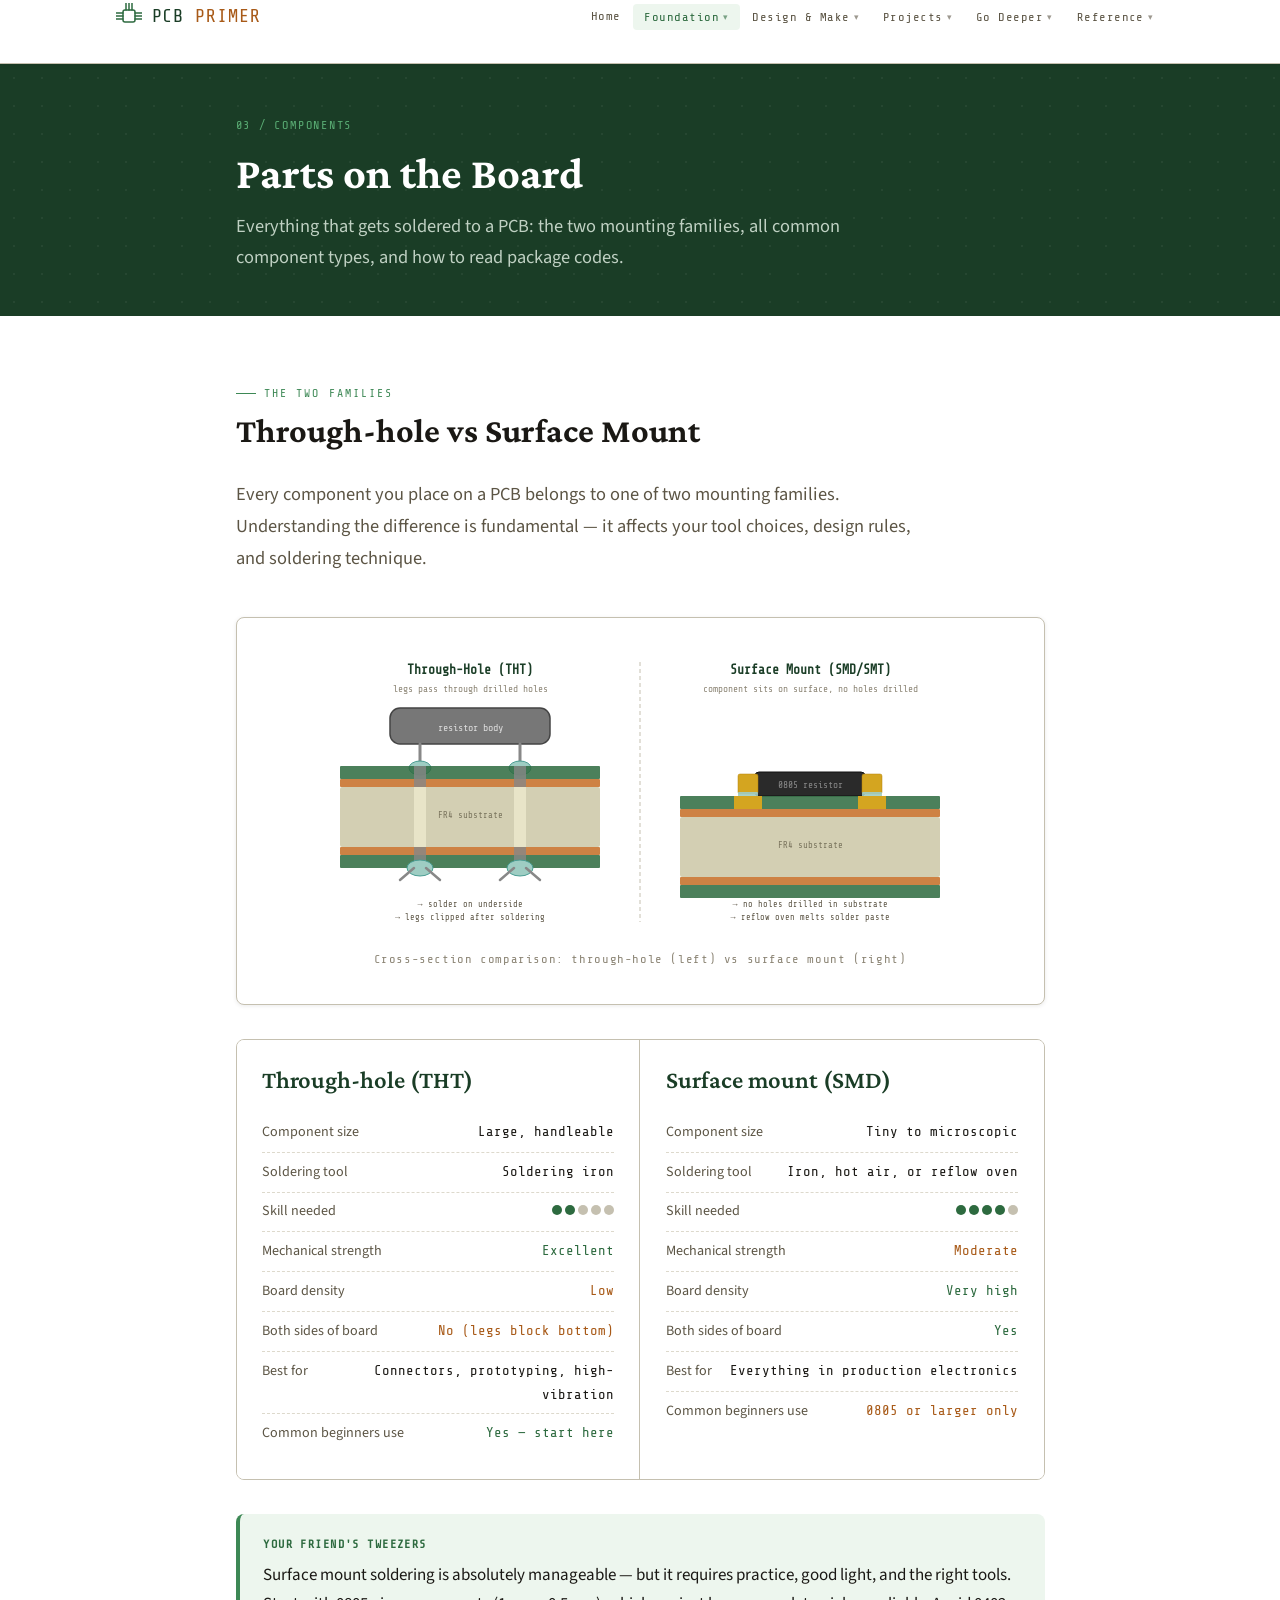
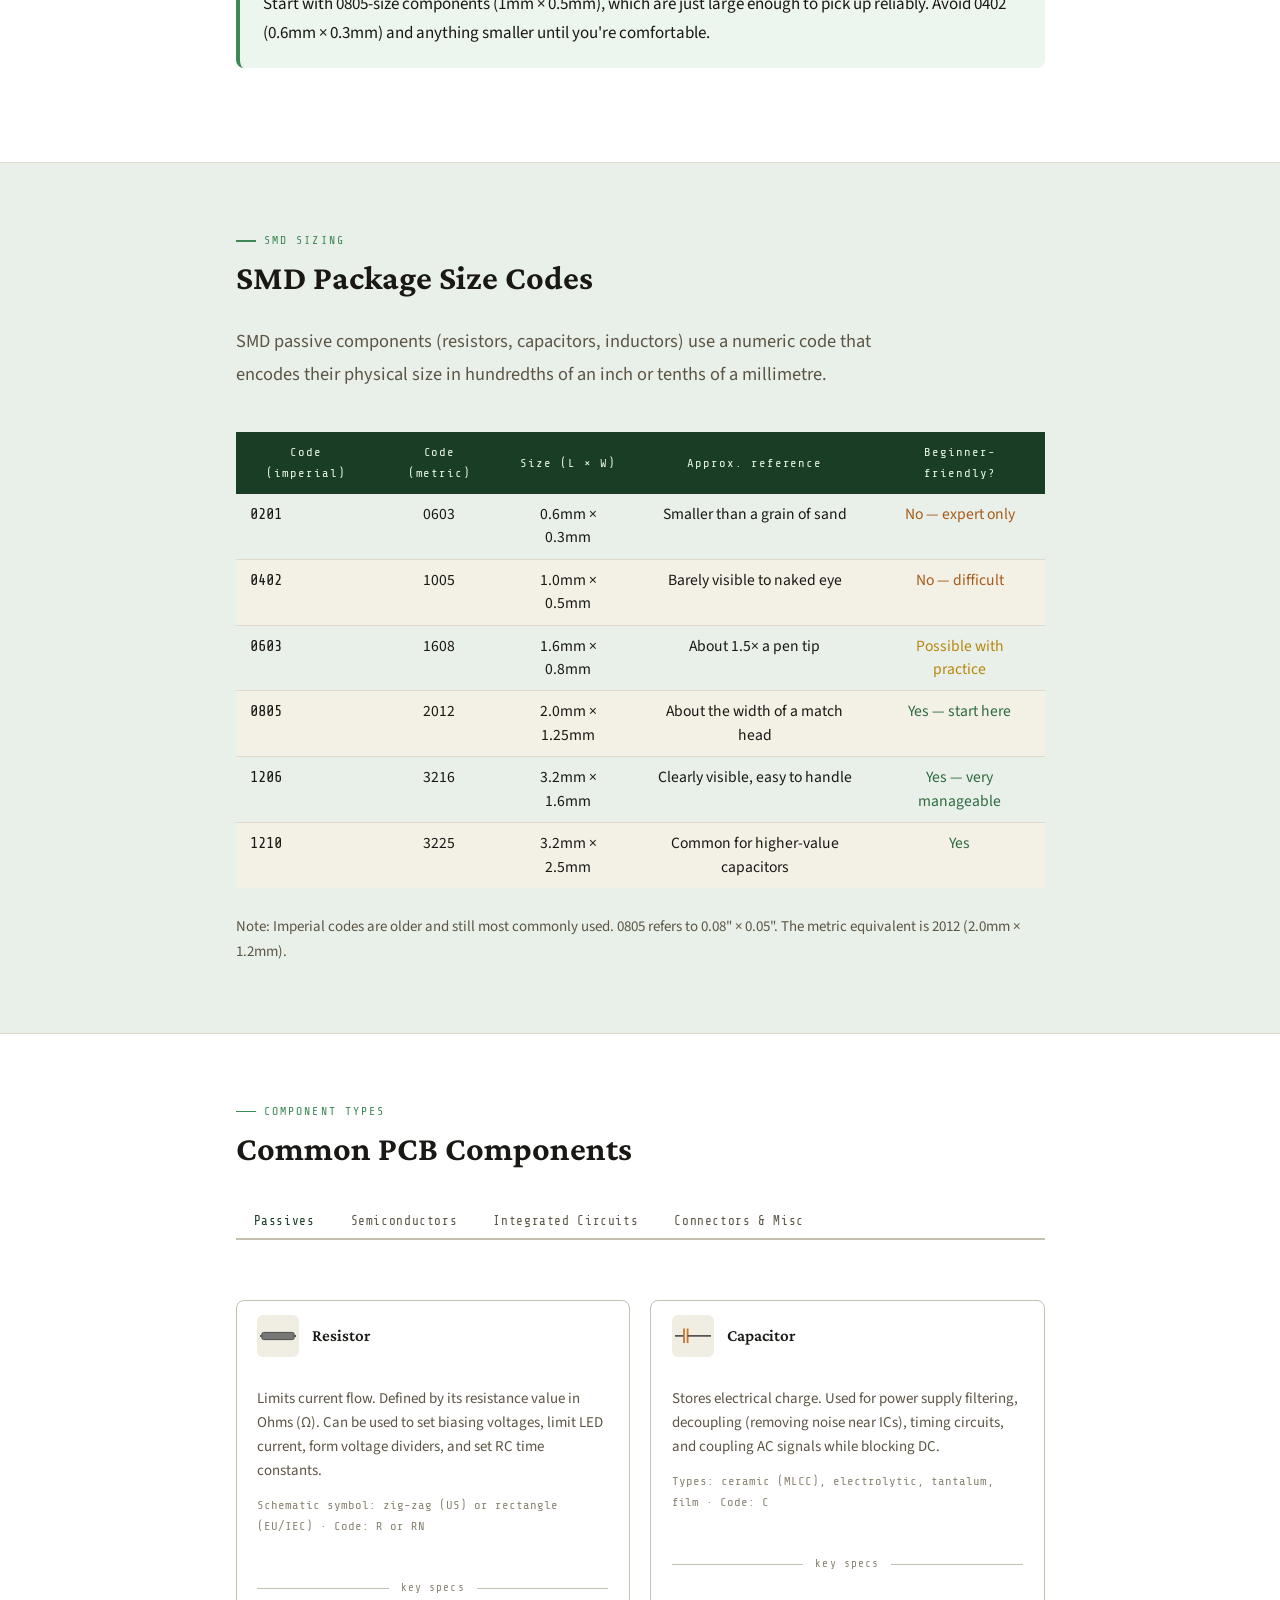
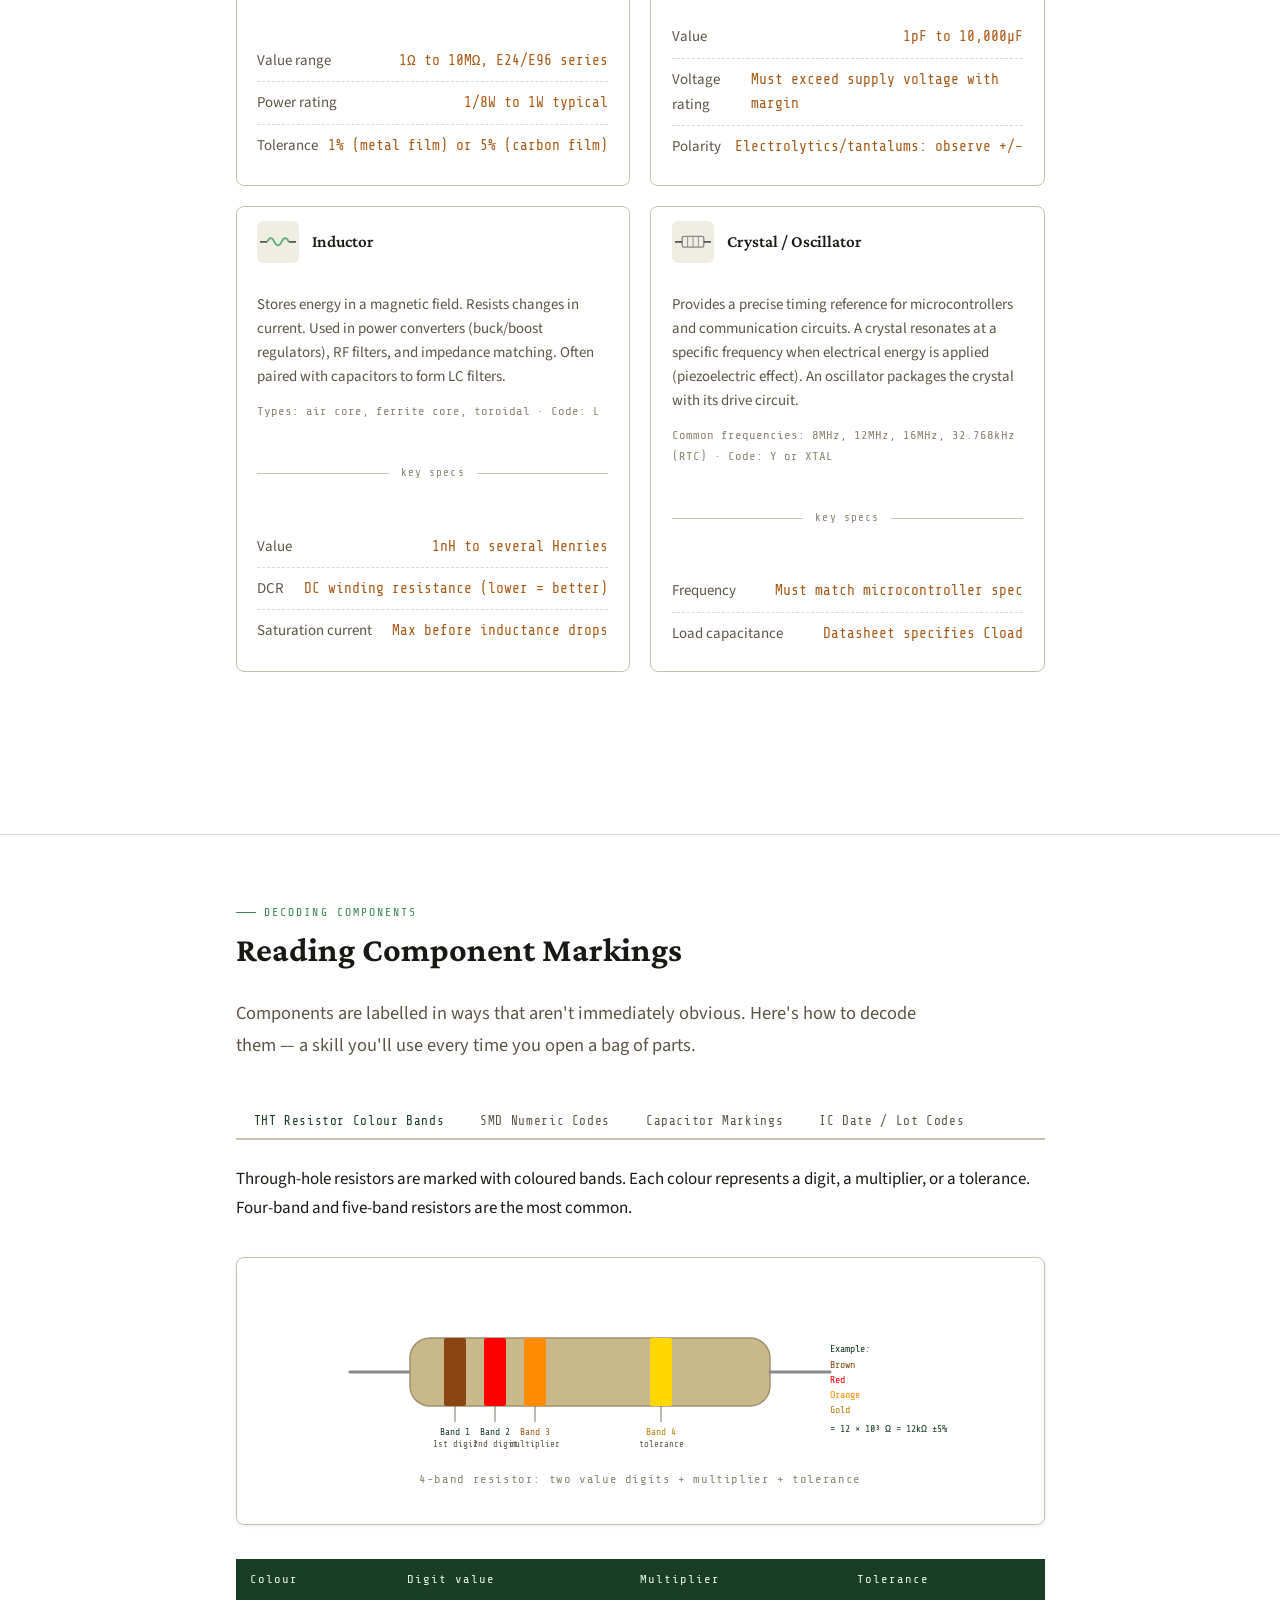
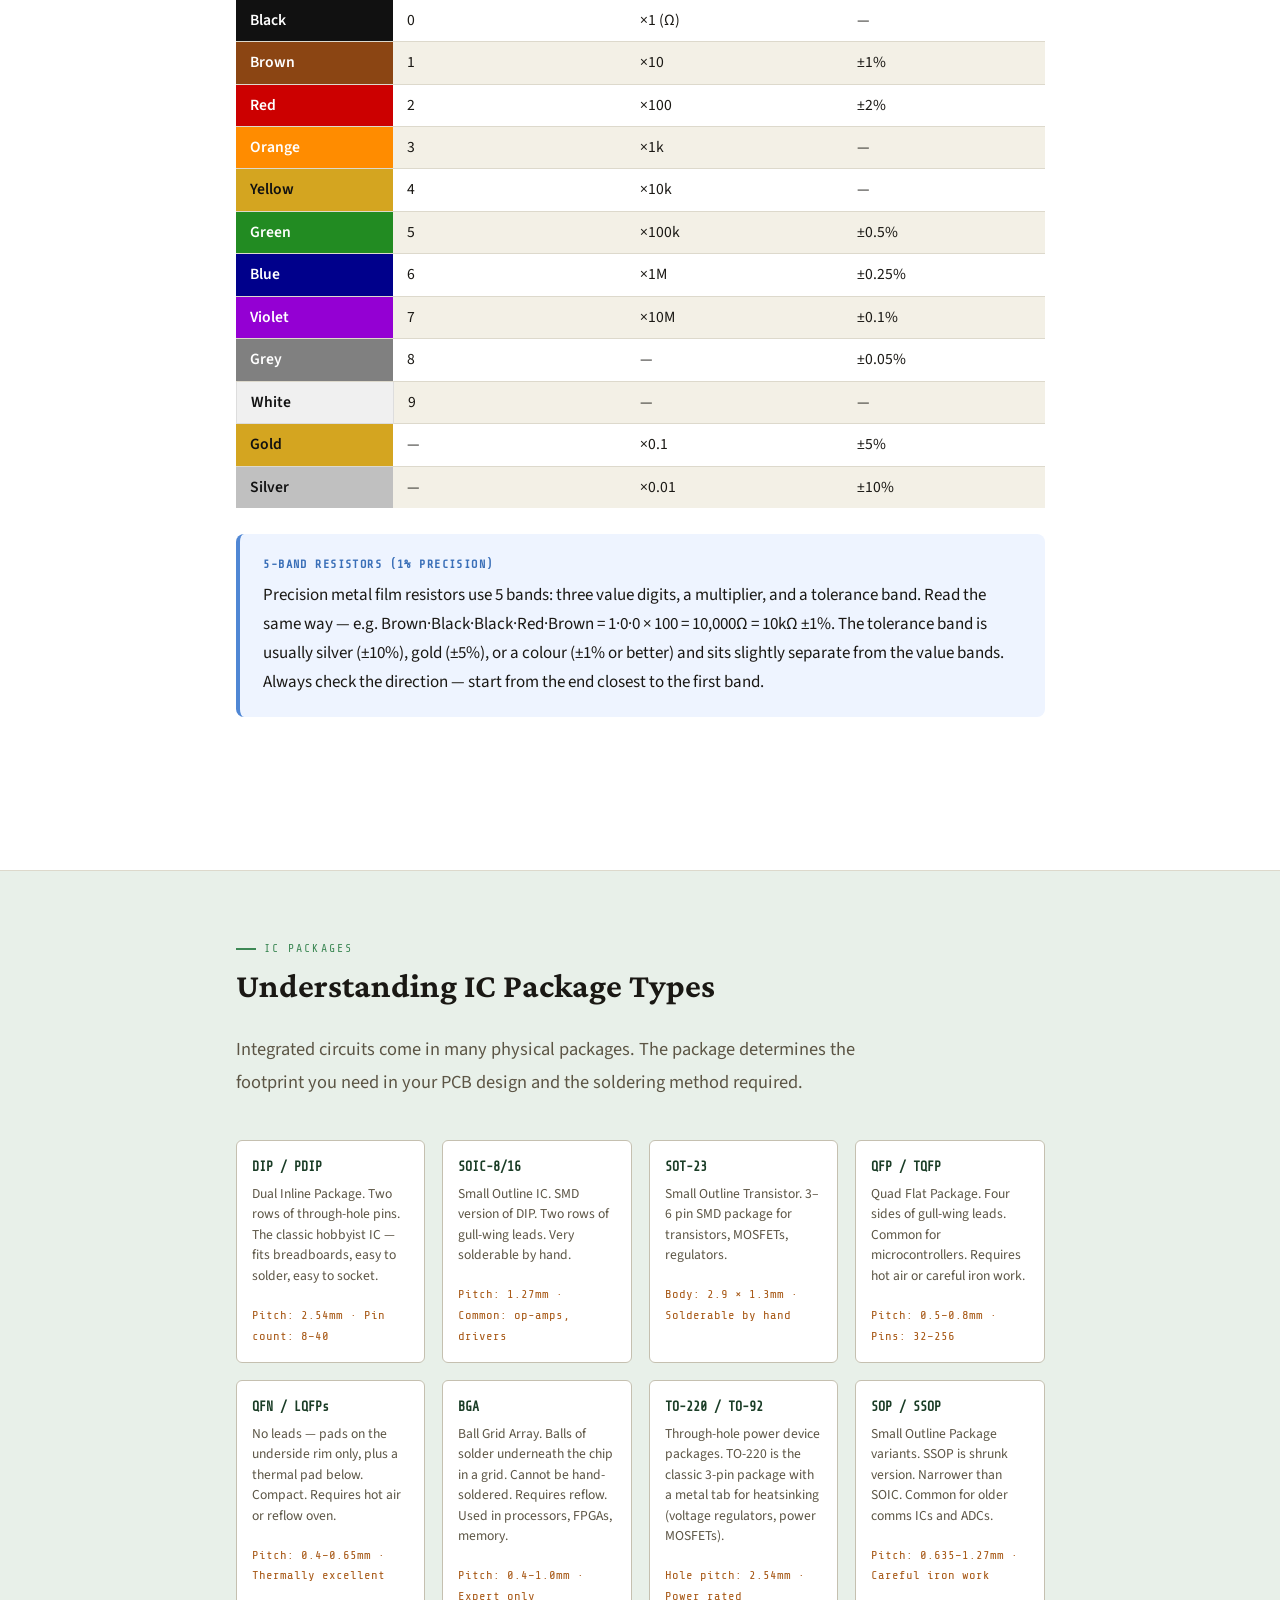
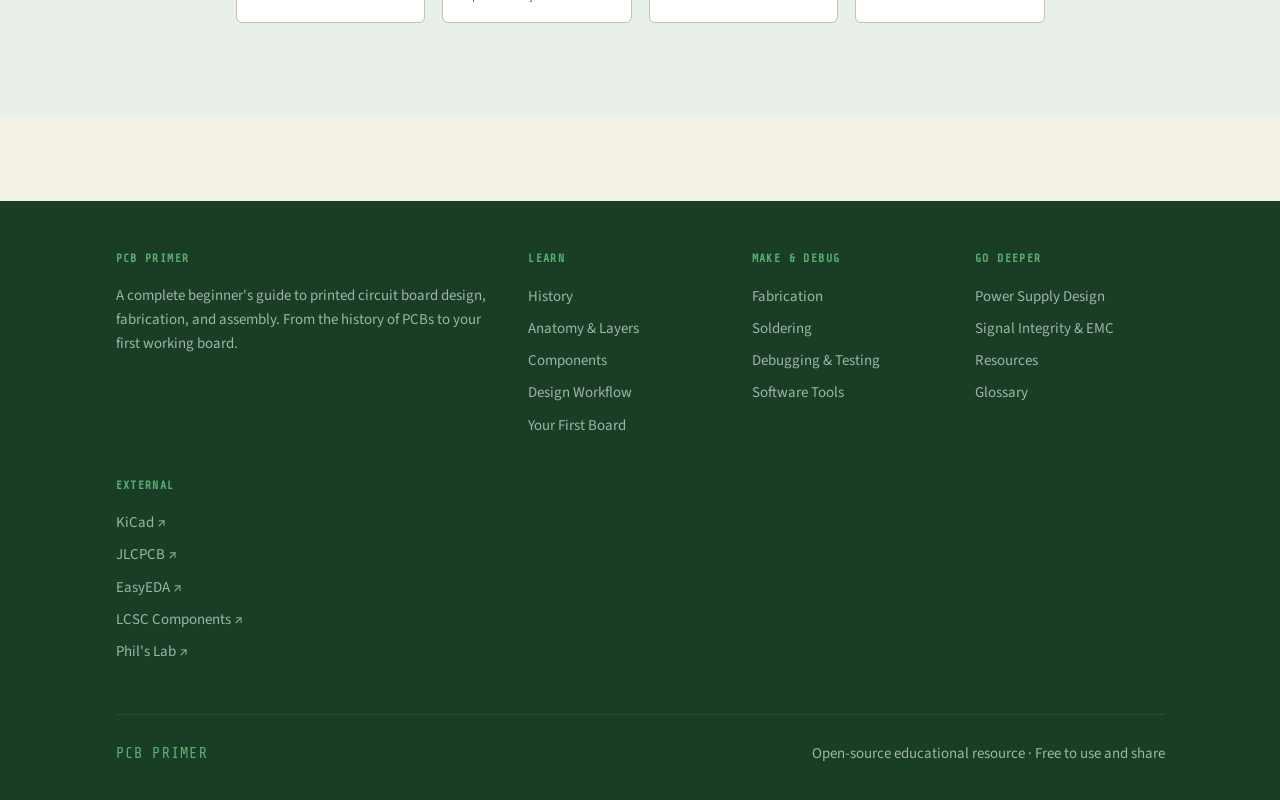
<file: components.html>
<!DOCTYPE html>
<html lang="en">
<head>
  <meta charset="UTF-8">
  <meta name="viewport" content="width=device-width, initial-scale=1.0">
  <title>PCB Components — PCB Primer</title>
  <meta name="description" content="Through-hole vs surface mount, resistors, capacitors, ICs, transistors, connectors, and PCB package types explained.">
  <link rel="stylesheet" href="css/main.css">
  <style>
    .comp-type-grid { display: grid; grid-template-columns: repeat(auto-fit, minmax(280px, 1fr)); gap: 1.2rem; margin: 2rem 0; }
    .comp-type-card { background: var(--bg-card); border: 1px solid var(--border); border-radius: 8px; overflow: hidden; }
    .comp-type-card .card-header { padding: 0.8rem 1.2rem; display: flex; align-items: center; gap: 0.8rem; }
    .comp-type-card .card-body { padding: 1rem 1.2rem; }
    .comp-icon { width: 42px; height: 42px; border-radius: 6px; display: flex; align-items: center; justify-content: center; flex-shrink: 0; }
    .comp-type-card h4 { margin: 0; font-size: 1rem; }
    .comp-type-card .comp-desc { font-size: 0.88rem; color: var(--text-muted); line-height: 1.6; margin-bottom: 0.7rem; }
    .comp-type-card .comp-uses { font-family: var(--font-mono); font-size: 0.72rem; color: var(--text-light); }
    .package-grid { display: grid; grid-template-columns: repeat(auto-fill, minmax(160px, 1fr)); gap: 1rem; margin: 1.5rem 0; }
    .package-card { background: var(--bg-card); border: 1px solid var(--border); border-radius: 6px; padding: 0.9rem; }
    .package-card .pkg-name { font-family: var(--font-mono); font-size: 0.78rem; font-weight: 700; color: var(--green-deep); margin-bottom: 0.3rem; }
    .package-card .pkg-desc { font-size: 0.8rem; color: var(--text-muted); line-height: 1.5; }
    .package-card .pkg-size { font-family: var(--font-mono); font-size: 0.72rem; color: var(--copper); margin-top: 0.4rem; }
    .smd-size-table td, .smd-size-table th { text-align: center; }
    .smd-size-table td:first-child { text-align: left; font-family: var(--font-mono); }
    .difficulty { display: inline-flex; gap: 3px; }
    .difficulty span { width: 10px; height: 10px; border-radius: 50%; background: var(--border); }
    .difficulty span.filled { background: var(--green); }
    .tht-smd-compare { display: grid; grid-template-columns: 1fr 1fr; gap: 0; border: 1px solid var(--border); border-radius: 8px; overflow: hidden; margin: 2rem 0; }
    @media(max-width:640px){ .tht-smd-compare { grid-template-columns: 1fr; } }
    .compare-col { padding: 1.5rem; }
    .compare-col.tht-col { background: var(--bg-card); border-right: 1px solid var(--border); }
    .compare-col.smd-col { background: var(--bg-card); }
    .compare-col h3 { margin-bottom: 1rem; }
    .compare-row { display: flex; justify-content: space-between; align-items: baseline; padding: 7px 0; border-bottom: 1px dashed var(--border-light); font-size: 0.88rem; gap: 1rem; }
    .compare-row:last-child { border-bottom: none; }
    .compare-row .attr { color: var(--text-muted); font-size: 0.83rem; flex-shrink: 0; }
    .compare-row .val { font-family: var(--font-mono); font-size: 0.82rem; text-align: right; }
    /* Cross-section diagrams */
    .cross-section-pair { display: grid; grid-template-columns: 1fr 1fr; gap: 1.5rem; margin: 1.5rem 0; }
    @media(max-width:600px){ .cross-section-pair { grid-template-columns: 1fr; } }
  </style>
</head>
<body>

  <div class="page-header">
    <div class="container">
      <p class="page-label">03 / Components</p>
      <h1>Parts on the Board</h1>
      <p>Everything that gets soldered to a PCB: the two mounting families, all common component types, and how to read package codes.</p>
    </div>
  </div>

  <!-- ======== THT vs SMD ======== -->
  <section class="section section--white">
    <div class="container">
      <p class="section-label">The two families</p>
      <h2 class="section-title">Through-hole vs Surface Mount</h2>
      <p class="section-intro">Every component you place on a PCB belongs to one of two mounting families. Understanding the difference is fundamental — it affects your tool choices, design rules, and soldering technique.</p>

      <!-- Cross-section comparison diagram - clean, generous spacing -->
      <div class="diagram-wrap">
        <svg viewBox="0 0 680 280" fill="none" xmlns="http://www.w3.org/2000/svg" style="width:100%;max-width:680px">
          <!-- THT SIDE (left half: x 0-340) -->
          <text x="170" y="22" text-anchor="middle" font-family="'Share Tech Mono',monospace" font-size="13" fill="#1a3d26" font-weight="600">Through-Hole (THT)</text>
          <text x="170" y="40" text-anchor="middle" font-family="'Share Tech Mono',monospace" font-size="9.5" fill="#8c8575">legs pass through drilled holes</text>

          <!-- THT Component body -->
          <rect x="90" y="56" width="160" height="36" rx="10" fill="#777" stroke="#444" stroke-width="1.5"/>
          <text x="170" y="79" text-anchor="middle" font-family="'Share Tech Mono',monospace" font-size="10" fill="#ddd">resistor body</text>
          <!-- Component legs -->
          <line x1="120" y1="92" x2="120" y2="114" stroke="#888" stroke-width="3" stroke-linecap="round"/>
          <line x1="220" y1="92" x2="220" y2="114" stroke="#888" stroke-width="3" stroke-linecap="round"/>

          <!-- Solder joints (on top, where legs enter) -->
          <ellipse cx="120" cy="116" rx="11" ry="7" fill="#9ecdc3" stroke="#4a9d93" stroke-width="1"/>
          <ellipse cx="220" cy="116" rx="11" ry="7" fill="#9ecdc3" stroke="#4a9d93" stroke-width="1"/>

          <!-- Board layers THT -->
          <rect x="40" y="114" width="260" height="13" rx="1" fill="#2d6a3f" opacity="0.85"/>
          <rect x="40" y="127" width="260" height="8" rx="1" fill="#c97530" opacity="0.9"/>
          <rect x="40" y="135" width="260" height="60" rx="2" fill="#c8c3a0" opacity="0.8"/>
          <text x="170" y="166" text-anchor="middle" font-family="'Share Tech Mono',monospace" font-size="9" fill="#7a755e">FR4 substrate</text>
          <rect x="40" y="195" width="260" height="8" rx="1" fill="#c97530" opacity="0.9"/>
          <rect x="40" y="203" width="260" height="13" rx="1" fill="#2d6a3f" opacity="0.85"/>

          <!-- Legs through board -->
          <rect x="114" y="114" width="12" height="102" fill="#888" opacity="0.8"/>
          <rect x="214" y="114" width="12" height="102" fill="#888" opacity="0.8"/>
          <!-- Holes in substrate -->
          <rect x="114" y="135" width="12" height="60" fill="#e8e4c8"/>
          <rect x="214" y="135" width="12" height="60" fill="#e8e4c8"/>

          <!-- Solder fillets underneath -->
          <ellipse cx="120" cy="216" rx="13" ry="8" fill="#9ecdc3" stroke="#4a9d93" stroke-width="1"/>
          <ellipse cx="220" cy="216" rx="13" ry="8" fill="#9ecdc3" stroke="#4a9d93" stroke-width="1"/>

          <!-- Bent leg stubs below -->
          <path d="M114 216 L100 228" stroke="#888" stroke-width="2.5" stroke-linecap="round"/>
          <path d="M126 216 L140 228" stroke="#888" stroke-width="2.5" stroke-linecap="round"/>
          <path d="M214 216 L200 228" stroke="#888" stroke-width="2.5" stroke-linecap="round"/>
          <path d="M226 216 L240 228" stroke="#888" stroke-width="2.5" stroke-linecap="round"/>

          <!-- THT labels, well-spaced below -->
          <text x="170" y="255" text-anchor="middle" font-family="'Share Tech Mono',monospace" font-size="8.5" fill="#5c5545">→ solder on underside</text>
          <text x="170" y="268" text-anchor="middle" font-family="'Share Tech Mono',monospace" font-size="8.5" fill="#5c5545">→ legs clipped after soldering</text>

          <!-- ============ DIVIDER ============ -->
          <line x1="340" y1="10" x2="340" y2="270" stroke="#c5c0b0" stroke-width="1" stroke-dasharray="4 3"/>

          <!-- SMD SIDE (right half: x 340-680) -->
          <text x="510" y="22" text-anchor="middle" font-family="'Share Tech Mono',monospace" font-size="13" fill="#1a3d26" font-weight="600">Surface Mount (SMD/SMT)</text>
          <text x="510" y="40" text-anchor="middle" font-family="'Share Tech Mono',monospace" font-size="9.5" fill="#8c8575">component sits on surface, no holes drilled</text>

          <!-- SMD component body (tiny 0805 resistor) -->
          <rect x="455" y="120" width="110" height="24" rx="4" fill="#2a2a2a" stroke="#111" stroke-width="1"/>
          <text x="510" y="136" text-anchor="middle" font-family="'Share Tech Mono',monospace" font-size="9.5" fill="#888">0805 resistor</text>

          <!-- SMD pads (the contacts on either end) -->
          <rect x="438" y="122" width="20" height="20" rx="2" fill="#d4a520" stroke="#b5820a" stroke-width="0.5"/>
          <rect x="562" y="122" width="20" height="20" rx="2" fill="#d4a520" stroke="#b5820a" stroke-width="0.5"/>

          <!-- Solder paste between pad and component -->
          <rect x="438" y="140" width="20" height="6" rx="1" fill="#9ecdc3" opacity="0.9"/>
          <rect x="562" y="140" width="20" height="6" rx="1" fill="#9ecdc3" opacity="0.9"/>

          <!-- Board layers SMD -->
          <rect x="380" y="144" width="260" height="13" rx="1" fill="#2d6a3f" opacity="0.85"/>
          <rect x="380" y="157" width="260" height="8" rx="1" fill="#c97530" opacity="0.9"/>
          <!-- Pad windows (no mask on pads) -->
          <rect x="434" y="144" width="28" height="13" fill="#d4a520"/>
          <rect x="558" y="144" width="28" height="13" fill="#d4a520"/>

          <rect x="380" y="165" width="260" height="60" rx="2" fill="#c8c3a0" opacity="0.8"/>
          <text x="510" y="196" text-anchor="middle" font-family="'Share Tech Mono',monospace" font-size="9" fill="#7a755e">FR4 substrate</text>
          <rect x="380" y="225" width="260" height="8" rx="1" fill="#c97530" opacity="0.9"/>
          <rect x="380" y="233" width="260" height="13" rx="1" fill="#2d6a3f" opacity="0.85"/>

          <!-- Note: no holes! -->
          <text x="510" y="255" text-anchor="middle" font-family="'Share Tech Mono',monospace" font-size="8.5" fill="#5c5545">→ no holes drilled in substrate</text>
          <text x="510" y="268" text-anchor="middle" font-family="'Share Tech Mono',monospace" font-size="8.5" fill="#5c5545">→ reflow oven melts solder paste</text>
        </svg>
        <p class="diagram-caption">Cross-section comparison: through-hole (left) vs surface mount (right)</p>
      </div>

      <!-- Comparison table -->
      <div class="tht-smd-compare">
        <div class="compare-col tht-col">
          <h3 style="color:var(--green-deep)">Through-hole (THT)</h3>
          <div class="compare-row"><span class="attr">Component size</span><span class="val">Large, handleable</span></div>
          <div class="compare-row"><span class="attr">Soldering tool</span><span class="val">Soldering iron</span></div>
          <div class="compare-row"><span class="attr">Skill needed</span><div class="difficulty"><span class="filled"></span><span class="filled"></span><span></span><span></span><span></span></div></div>
          <div class="compare-row"><span class="attr">Mechanical strength</span><span class="val" style="color:var(--green)">Excellent</span></div>
          <div class="compare-row"><span class="attr">Board density</span><span class="val" style="color:var(--copper)">Low</span></div>
          <div class="compare-row"><span class="attr">Both sides of board</span><span class="val" style="color:var(--copper)">No (legs block bottom)</span></div>
          <div class="compare-row"><span class="attr">Best for</span><span class="val">Connectors, prototyping, high-vibration</span></div>
          <div class="compare-row"><span class="attr">Common beginners use</span><span class="val" style="color:var(--green)">Yes — start here</span></div>
        </div>
        <div class="compare-col smd-col">
          <h3 style="color:var(--green-deep)">Surface mount (SMD)</h3>
          <div class="compare-row"><span class="attr">Component size</span><span class="val">Tiny to microscopic</span></div>
          <div class="compare-row"><span class="attr">Soldering tool</span><span class="val">Iron, hot air, or reflow oven</span></div>
          <div class="compare-row"><span class="attr">Skill needed</span><div class="difficulty"><span class="filled"></span><span class="filled"></span><span class="filled"></span><span class="filled"></span><span></span></div></div>
          <div class="compare-row"><span class="attr">Mechanical strength</span><span class="val" style="color:var(--copper)">Moderate</span></div>
          <div class="compare-row"><span class="attr">Board density</span><span class="val" style="color:var(--green)">Very high</span></div>
          <div class="compare-row"><span class="attr">Both sides of board</span><span class="val" style="color:var(--green)">Yes</span></div>
          <div class="compare-row"><span class="attr">Best for</span><span class="val">Everything in production electronics</span></div>
          <div class="compare-row"><span class="attr">Common beginners use</span><span class="val" style="color:var(--copper)">0805 or larger only</span></div>
        </div>
      </div>

      <div class="callout callout--tip">
        <p class="callout-title">Your friend's tweezers</p>
        <p style="margin:0">Surface mount soldering is absolutely manageable — but it requires practice, good light, and the right tools. Start with 0805-size components (1mm × 0.5mm), which are just large enough to pick up reliably. Avoid 0402 (0.6mm × 0.3mm) and anything smaller until you're comfortable.</p>
      </div>
    </div>
  </section>

  <!-- ======== SMD SIZE CODES ======== -->
  <section class="section section--tinted">
    <div class="container">
      <p class="section-label">SMD sizing</p>
      <h2 class="section-title">SMD Package Size Codes</h2>
      <p class="section-intro">SMD passive components (resistors, capacitors, inductors) use a numeric code that encodes their physical size in hundredths of an inch or tenths of a millimetre.</p>

      <div class="table-wrap">
        <table class="smd-size-table">
          <thead><tr><th>Code (imperial)</th><th>Code (metric)</th><th>Size (L × W)</th><th>Approx. reference</th><th>Beginner-friendly?</th></tr></thead>
          <tbody>
            <tr><td>0201</td><td>0603</td><td>0.6mm × 0.3mm</td><td>Smaller than a grain of sand</td><td><span style="color:var(--copper)">No — expert only</span></td></tr>
            <tr><td>0402</td><td>1005</td><td>1.0mm × 0.5mm</td><td>Barely visible to naked eye</td><td><span style="color:var(--copper)">No — difficult</span></td></tr>
            <tr><td>0603</td><td>1608</td><td>1.6mm × 0.8mm</td><td>About 1.5× a pen tip</td><td><span style="color:var(--gold)">Possible with practice</span></td></tr>
            <tr><td>0805</td><td>2012</td><td>2.0mm × 1.25mm</td><td>About the width of a match head</td><td><span style="color:var(--green)">Yes — start here</span></td></tr>
            <tr><td>1206</td><td>3216</td><td>3.2mm × 1.6mm</td><td>Clearly visible, easy to handle</td><td><span style="color:var(--green)">Yes — very manageable</span></td></tr>
            <tr><td>1210</td><td>3225</td><td>3.2mm × 2.5mm</td><td>Common for higher-value capacitors</td><td><span style="color:var(--green)">Yes</span></td></tr>
          </tbody>
        </table>
      </div>
      <p style="font-size:0.88rem;color:var(--text-muted);margin-top:0.5rem">Note: Imperial codes are older and still most commonly used. 0805 refers to 0.08" × 0.05". The metric equivalent is 2012 (2.0mm × 1.2mm).</p>
    </div>
  </section>

  <!-- ======== COMPONENT TYPES ======== -->
  <section class="section section--white">
    <div class="container">
      <p class="section-label">Component types</p>
      <h2 class="section-title">Common PCB Components</h2>

      <div class="tabs">
        <div class="tab-list" role="tablist">
          <button class="tab-btn" role="tab">Passives</button>
          <button class="tab-btn" role="tab">Semiconductors</button>
          <button class="tab-btn" role="tab">Integrated Circuits</button>
          <button class="tab-btn" role="tab">Connectors &amp; Misc</button>
        </div>

        <!-- PASSIVES -->
        <div class="tab-panel">
          <div class="comp-type-grid">
            <div class="comp-type-card">
              <div class="card-header">
                <div class="comp-icon" style="background:var(--bg-code)">
                  <svg viewBox="0 0 40 20" width="36"><rect x="2" y="6" width="36" height="8" rx="2" fill="#777" stroke="#444" stroke-width="1"/><line x1="0" y1="10" x2="2" y2="10" stroke="#555" stroke-width="2"/><line x1="38" y1="10" x2="40" y2="10" stroke="#555" stroke-width="2"/></svg>
                </div>
                <h4>Resistor</h4>
              </div>
              <div class="card-body">
                <p class="comp-desc">Limits current flow. Defined by its resistance value in Ohms (Ω). Can be used to set biasing voltages, limit LED current, form voltage dividers, and set RC time constants.</p>
                <p class="comp-uses">Schematic symbol: zig-zag (US) or rectangle (EU/IEC) · Code: R or RN</p>
                <div class="trace-divider"><span>key specs</span></div>
                <div class="spec-row"><span class="spec-label">Value range</span><span class="spec-val">1Ω to 10MΩ, E24/E96 series</span></div>
                <div class="spec-row"><span class="spec-label">Power rating</span><span class="spec-val">1/8W to 1W typical</span></div>
                <div class="spec-row"><span class="spec-label">Tolerance</span><span class="spec-val">1% (metal film) or 5% (carbon film)</span></div>
              </div>
            </div>

            <div class="comp-type-card">
              <div class="card-header">
                <div class="comp-icon" style="background:var(--bg-code)">
                  <svg viewBox="0 0 40 24" width="36"><line x1="0" y1="12" x2="10" y2="12" stroke="#555" stroke-width="2"/><line x1="10" y1="4" x2="10" y2="20" stroke="#c97530" stroke-width="2"/><line x1="14" y1="4" x2="14" y2="20" stroke="#c97530" stroke-width="2"/><line x1="14" y1="12" x2="40" y2="12" stroke="#555" stroke-width="2"/></svg>
                </div>
                <h4>Capacitor</h4>
              </div>
              <div class="card-body">
                <p class="comp-desc">Stores electrical charge. Used for power supply filtering, decoupling (removing noise near ICs), timing circuits, and coupling AC signals while blocking DC.</p>
                <p class="comp-uses">Types: ceramic (MLCC), electrolytic, tantalum, film · Code: C</p>
                <div class="trace-divider"><span>key specs</span></div>
                <div class="spec-row"><span class="spec-label">Value</span><span class="spec-val">1pF to 10,000µF</span></div>
                <div class="spec-row"><span class="spec-label">Voltage rating</span><span class="spec-val">Must exceed supply voltage with margin</span></div>
                <div class="spec-row"><span class="spec-label">Polarity</span><span class="spec-val">Electrolytics/tantalums: observe +/−</span></div>
              </div>
            </div>

            <div class="comp-type-card">
              <div class="card-header">
                <div class="comp-icon" style="background:var(--bg-code)">
                  <svg viewBox="0 0 40 24" width="36"><line x1="0" y1="12" x2="8" y2="12" stroke="#555" stroke-width="2"/><path d="M8 12 Q12 4 16 12 Q20 20 24 12 Q28 4 32 12" stroke="#5aad74" stroke-width="2" fill="none"/><line x1="32" y1="12" x2="40" y2="12" stroke="#555" stroke-width="2"/></svg>
                </div>
                <h4>Inductor</h4>
              </div>
              <div class="card-body">
                <p class="comp-desc">Stores energy in a magnetic field. Resists changes in current. Used in power converters (buck/boost regulators), RF filters, and impedance matching. Often paired with capacitors to form LC filters.</p>
                <p class="comp-uses">Types: air core, ferrite core, toroidal · Code: L</p>
                <div class="trace-divider"><span>key specs</span></div>
                <div class="spec-row"><span class="spec-label">Value</span><span class="spec-val">1nH to several Henries</span></div>
                <div class="spec-row"><span class="spec-label">DCR</span><span class="spec-val">DC winding resistance (lower = better)</span></div>
                <div class="spec-row"><span class="spec-label">Saturation current</span><span class="spec-val">Max before inductance drops</span></div>
              </div>
            </div>

            <div class="comp-type-card">
              <div class="card-header">
                <div class="comp-icon" style="background:var(--bg-code)">
                  <svg viewBox="0 0 40 24" width="36"><rect x="8" y="6" width="24" height="12" rx="2" fill="none" stroke="#888" stroke-width="1.5"/><line x1="0" y1="12" x2="8" y2="12" stroke="#555" stroke-width="2"/><line x1="32" y1="12" x2="40" y2="12" stroke="#555" stroke-width="2"/><line x1="14" y1="6" x2="14" y2="18" stroke="#888" stroke-width="1"/><line x1="20" y1="6" x2="20" y2="18" stroke="#888" stroke-width="1"/><line x1="26" y1="6" x2="26" y2="18" stroke="#888" stroke-width="1"/></svg>
                </div>
                <h4>Crystal / Oscillator</h4>
              </div>
              <div class="card-body">
                <p class="comp-desc">Provides a precise timing reference for microcontrollers and communication circuits. A crystal resonates at a specific frequency when electrical energy is applied (piezoelectric effect). An oscillator packages the crystal with its drive circuit.</p>
                <p class="comp-uses">Common frequencies: 8MHz, 12MHz, 16MHz, 32.768kHz (RTC) · Code: Y or XTAL</p>
                <div class="trace-divider"><span>key specs</span></div>
                <div class="spec-row"><span class="spec-label">Frequency</span><span class="spec-val">Must match microcontroller spec</span></div>
                <div class="spec-row"><span class="spec-label">Load capacitance</span><span class="spec-val">Datasheet specifies Cload</span></div>
              </div>
            </div>
          </div>
        </div>

        <!-- SEMICONDUCTORS -->
        <div class="tab-panel">
          <div class="comp-type-grid">
            <div class="comp-type-card">
              <div class="card-header">
                <div class="comp-icon" style="background:var(--bg-code)">
                  <svg viewBox="0 0 40 24" width="36"><line x1="0" y1="12" x2="14" y2="12" stroke="#555" stroke-width="2"/><line x1="14" y1="4" x2="14" y2="20" stroke="#c97530" stroke-width="2"/><polygon points="14,8 28,12 14,16" fill="#5aad74" stroke="#2d6a3f" stroke-width="1"/><line x1="28" y1="12" x2="40" y2="12" stroke="#555" stroke-width="2"/><line x1="26" y1="6" x2="30" y2="10" stroke="#555" stroke-width="1.5"/><line x1="26" y1="18" x2="30" y2="14" stroke="#555" stroke-width="1.5"/></svg>
                </div>
                <h4>Diode</h4>
              </div>
              <div class="card-body">
                <p class="comp-desc">Allows current to flow in one direction only. The cathode end (marked with a band) is the negative terminal. Used for reverse polarity protection, rectification (AC→DC), and signal clipping.</p>
                <p class="comp-uses">Types: rectifier, Schottky (fast/low dropout), Zener (voltage regulation), TVS (ESD protection) · Code: D</p>
                <div class="spec-row"><span class="spec-label">Forward voltage (Vf)</span><span class="spec-val">~0.6V silicon, ~0.2V Schottky</span></div>
                <div class="spec-row"><span class="spec-label">Polarity</span><span class="spec-val">Band = cathode (negative)</span></div>
              </div>
            </div>

            <div class="comp-type-card">
              <div class="card-header">
                <div class="comp-icon" style="background:var(--bg-code)">
                  <svg viewBox="0 0 40 24" width="36"><line x1="0" y1="12" x2="14" y2="12" stroke="#555" stroke-width="2"/><line x1="14" y1="4" x2="14" y2="20" stroke="#c97530" stroke-width="2"/><polygon points="14,8 28,12 14,16" fill="#f59e0b" stroke="#d97706" stroke-width="1"/><line x1="28" y1="12" x2="40" y2="12" stroke="#555" stroke-width="2"/><circle cx="26" cy="8" r="2" fill="#f59e0b" stroke="#d97706"/><circle cx="30" cy="12" r="2" fill="#f59e0b" stroke="#d97706"/></svg>
                </div>
                <h4>LED</h4>
              </div>
              <div class="card-body">
                <p class="comp-desc">Light Emitting Diode — a diode that emits light when forward-biased. Always requires a current-limiting resistor in series; without one, it will draw unlimited current and burn out immediately.</p>
                <p class="comp-uses">Resistor calculation: R = (Vsupply − Vf) / If · Code: D or LED</p>
                <div class="spec-row"><span class="spec-label">Forward voltage (Vf)</span><span class="spec-val">1.8V red · 2.0V yellow · 3.0V blue/white</span></div>
                <div class="spec-row"><span class="spec-label">Typical forward current</span><span class="spec-val">10–20mA</span></div>
                <div class="spec-row"><span class="spec-label">Polarity</span><span class="spec-val">Anode (+) to positive supply</span></div>
              </div>
            </div>

            <div class="comp-type-card">
              <div class="card-header">
                <div class="comp-icon" style="background:var(--bg-code)">
                  <svg viewBox="0 0 40 28" width="36"><line x1="12" y1="0" x2="12" y2="28" stroke="#c97530" stroke-width="2"/><line x1="0" y1="20" x2="12" y2="20" stroke="#555" stroke-width="2"/><line x1="20" y1="7" x2="12" y2="12" stroke="#5aad74" stroke-width="1.5"/><line x1="20" y1="21" x2="12" y2="16" stroke="#5aad74" stroke-width="1.5"/><polygon points="12,12 20,7 20,21 12,16" fill="none" stroke="#5aad74" stroke-width="1.5"/><line x1="20" y1="7" x2="40" y2="7" stroke="#555" stroke-width="2"/><line x1="20" y1="21" x2="40" y2="21" stroke="#555" stroke-width="2"/></svg>
                </div>
                <h4>Transistor (BJT)</h4>
              </div>
              <div class="card-body">
                <p class="comp-desc">A semiconductor device used for switching and amplification. A small current into the base controls a larger current through the collector-emitter path. NPN and PNP are the two polarities.</p>
                <p class="comp-uses">Uses: logic-level switching, motor drivers, signal amplification · Code: Q or T</p>
                <div class="spec-row"><span class="spec-label">Terminals</span><span class="spec-val">Base, Collector, Emitter</span></div>
                <div class="spec-row"><span class="spec-label">hFE (gain)</span><span class="spec-val">Current gain: Ic / Ib</span></div>
                <div class="spec-row"><span class="spec-label">Vce(sat)</span><span class="spec-val">Saturation voltage — low is good</span></div>
              </div>
            </div>

            <div class="comp-type-card">
              <div class="card-header">
                <div class="comp-icon" style="background:var(--bg-code)">
                  <svg viewBox="0 0 40 28" width="36"><line x1="12" y1="0" x2="12" y2="28" stroke="#c97530" stroke-width="2"/><line x1="0" y1="14" x2="12" y2="14" stroke="#555" stroke-width="2"/><line x1="12" y1="8" x2="20" y2="8" stroke="#5aad74" stroke-width="1.5"/><line x1="12" y1="20" x2="20" y2="20" stroke="#5aad74" stroke-width="1.5"/><line x1="20" y1="6" x2="20" y2="22" stroke="#5aad74" stroke-width="2"/><line x1="20" y1="8" x2="40" y2="8" stroke="#555" stroke-width="2"/><line x1="20" y1="20" x2="40" y2="20" stroke="#555" stroke-width="2"/></svg>
                </div>
                <h4>MOSFET</h4>
              </div>
              <div class="card-body">
                <p class="comp-desc">Metal-Oxide-Semiconductor Field Effect Transistor. Like a BJT but voltage-controlled rather than current-controlled. The gate voltage controls the drain-source current. Far more efficient for power switching than BJTs.</p>
                <p class="comp-uses">Uses: motor control, power switching, DC-DC conversion · Code: Q</p>
                <div class="spec-row"><span class="spec-label">Terminals</span><span class="spec-val">Gate, Drain, Source</span></div>
                <div class="spec-row"><span class="spec-label">Vgs(th)</span><span class="spec-val">Gate threshold voltage to turn on</span></div>
                <div class="spec-row"><span class="spec-label">Rds(on)</span><span class="spec-val">On-state resistance — lower = less heat</span></div>
              </div>
            </div>
          </div>
        </div>

        <!-- ICS -->
        <div class="tab-panel">
          <div class="comp-type-grid">
            <div class="comp-type-card">
              <div class="card-header">
                <div class="comp-icon" style="background:var(--bg-code)">
                  <svg viewBox="0 0 40 32" width="36"><rect x="8" y="4" width="24" height="24" rx="2" fill="#2a2a2a" stroke="#555" stroke-width="1.5"/><line x1="0" y1="10" x2="8" y2="10" stroke="#aaa" stroke-width="1.5"/><line x1="0" y1="16" x2="8" y2="16" stroke="#aaa" stroke-width="1.5"/><line x1="0" y1="22" x2="8" y2="22" stroke="#aaa" stroke-width="1.5"/><line x1="32" y1="10" x2="40" y2="10" stroke="#aaa" stroke-width="1.5"/><line x1="32" y1="16" x2="40" y2="16" stroke="#aaa" stroke-width="1.5"/><line x1="32" y1="22" x2="40" y2="22" stroke="#aaa" stroke-width="1.5"/><text x="20" y="20" text-anchor="middle" font-family="monospace" font-size="6" fill="#666">MCU</text></svg>
                </div>
                <h4>Microcontroller (MCU)</h4>
              </div>
              <div class="card-body">
                <p class="comp-desc">A complete computer on a single chip: CPU, memory (flash + RAM), and peripherals (GPIO, UART, SPI, I²C, ADC, PWM). The brains of most embedded devices. Programmed in C/C++ or MicroPython.</p>
                <p class="comp-uses">Popular choices: ATmega328P (Arduino), STM32 series, RP2040 (Raspberry Pi Pico), ESP32 (WiFi+BT) · Code: U</p>
                <div class="spec-row"><span class="spec-label">Supply voltage</span><span class="spec-val">Check datasheet — often 3.3V or 5V</span></div>
                <div class="spec-row"><span class="spec-label">Decoupling caps</span><span class="spec-val">100nF on every power pin</span></div>
              </div>
            </div>

            <div class="comp-type-card">
              <div class="card-header">
                <div class="comp-icon" style="background:var(--bg-code)">
                  <svg viewBox="0 0 40 28" width="36"><rect x="6" y="6" width="28" height="16" rx="2" fill="#1a3d26" stroke="#2d6a3f" stroke-width="1.5"/><line x1="0" y1="10" x2="6" y2="10" stroke="#aaa" stroke-width="1.5"/><line x1="0" y1="18" x2="6" y2="18" stroke="#aaa" stroke-width="1.5"/><line x1="34" y1="14" x2="40" y2="14" stroke="#aaa" stroke-width="1.5"/><text x="20" y="17" text-anchor="middle" font-family="monospace" font-size="6" fill="#5aad74">VREG</text></svg>
                </div>
                <h4>Voltage Regulator</h4>
              </div>
              <div class="card-body">
                <p class="comp-desc">Converts an unregulated input voltage to a stable output. Linear regulators (LDO) are simple but inefficient — excess voltage is wasted as heat. Switching regulators (buck/boost/buck-boost) are efficient but more complex to design.</p>
                <p class="comp-uses">Common: AMS1117-3.3 (LDO linear), LM7805, TPS6300x (switching) · Code: U or VR</p>
                <div class="spec-row"><span class="spec-label">LDO efficiency</span><span class="spec-val">Vout/Vin — can be very low</span></div>
                <div class="spec-row"><span class="spec-label">Switching efficiency</span><span class="spec-val">85–96% typical</span></div>
              </div>
            </div>

            <div class="comp-type-card">
              <div class="card-header">
                <div class="comp-icon" style="background:var(--bg-code)">
                  <svg viewBox="0 0 40 28" width="36"><rect x="4" y="4" width="32" height="20" rx="2" fill="#333" stroke="#555" stroke-width="1"/><line x1="0" y1="8" x2="4" y2="8" stroke="#aaa" stroke-width="1.5"/><line x1="0" y1="12" x2="4" y2="12" stroke="#aaa" stroke-width="1.5"/><line x1="0" y1="16" x2="4" y2="16" stroke="#aaa" stroke-width="1.5"/><line x1="0" y1="20" x2="4" y2="20" stroke="#aaa" stroke-width="1.5"/><line x1="36" y1="8" x2="40" y2="8" stroke="#aaa" stroke-width="1.5"/><line x1="36" y1="12" x2="40" y2="12" stroke="#aaa" stroke-width="1.5"/><line x1="36" y1="16" x2="40" y2="16" stroke="#aaa" stroke-width="1.5"/><line x1="36" y1="20" x2="40" y2="20" stroke="#aaa" stroke-width="1.5"/><text x="20" y="17" text-anchor="middle" font-family="monospace" font-size="5.5" fill="#888">OP-AMP</text></svg>
                </div>
                <h4>Op-Amp</h4>
              </div>
              <div class="card-body">
                <p class="comp-desc">Operational Amplifier — a high-gain differential amplifier with two inputs (inverting −, non-inverting +) and one output. With external resistors, can be configured as an amplifier, comparator, filter, adder, or integrator.</p>
                <p class="comp-uses">Popular: LM358, LM741, TL072, AD8232 · Code: U</p>
                <div class="spec-row"><span class="spec-label">Open loop gain</span><span class="spec-val">Very high (100,000+)</span></div>
                <div class="spec-row"><span class="spec-label">Closed loop</span><span class="spec-val">Set by feedback resistors</span></div>
              </div>
            </div>

            <div class="comp-type-card">
              <div class="card-header">
                <div class="comp-icon" style="background:var(--bg-code)">
                  <svg viewBox="0 0 40 28" width="36"><rect x="4" y="4" width="32" height="20" rx="2" fill="#2a2a5a" stroke="#444" stroke-width="1"/><line x1="0" y1="10" x2="4" y2="10" stroke="#aaa" stroke-width="1.5"/><line x1="0" y1="14" x2="4" y2="14" stroke="#aaa" stroke-width="1.5"/><line x1="0" y1="18" x2="4" y2="18" stroke="#aaa" stroke-width="1.5"/><line x1="36" y1="10" x2="40" y2="10" stroke="#aaa" stroke-width="1.5"/><line x1="36" y1="14" x2="40" y2="14" stroke="#aaa" stroke-width="1.5"/><line x1="36" y1="18" x2="40" y2="18" stroke="#aaa" stroke-width="1.5"/><text x="20" y="17" text-anchor="middle" font-family="monospace" font-size="5.5" fill="#888">EEPROM</text></svg>
                </div>
                <h4>Memory ICs</h4>
              </div>
              <div class="card-body">
                <p class="comp-desc">Dedicated memory devices for storing data beyond what fits in a microcontroller's internal flash. EEPROM for small config data (survives power loss, byte-writable). Flash for larger firmware or data storage.</p>
                <p class="comp-uses">Interfaces: SPI, I²C, parallel · Common: 24LC series (EEPROM), W25Q series (flash) · Code: U</p>
              </div>
            </div>
          </div>
        </div>

        <!-- CONNECTORS -->
        <div class="tab-panel">
          <div class="comp-type-grid">
            <div class="comp-type-card">
              <div class="card-header">
                <div class="comp-icon" style="background:var(--bg-code)">
                  <svg viewBox="0 0 40 28" width="36"><rect x="4" y="8" width="32" height="12" rx="2" fill="#888" stroke="#555" stroke-width="1"/><line x1="10" y1="8" x2="10" y2="20" stroke="#555" stroke-width="1"/><line x1="16" y1="8" x2="16" y2="20" stroke="#555" stroke-width="1"/><line x1="22" y1="8" x2="22" y2="20" stroke="#555" stroke-width="1"/><line x1="28" y1="8" x2="28" y2="20" stroke="#555" stroke-width="1"/><line x1="10" y1="20" x2="10" y2="28" stroke="#aaa" stroke-width="2"/><line x1="16" y1="20" x2="16" y2="28" stroke="#aaa" stroke-width="2"/><line x1="22" y1="20" x2="22" y2="28" stroke="#aaa" stroke-width="2"/><line x1="28" y1="20" x2="28" y2="28" stroke="#aaa" stroke-width="2"/></svg>
                </div>
                <h4>Pin Headers &amp; Sockets</h4>
              </div>
              <div class="card-body">
                <p class="comp-desc">The most common way to connect boards to other boards, cables, or components. 2.54mm (0.1") pitch is the standard for through-hole; various smaller pitches for SMD. Male headers have pins, female sockets accept pins.</p>
                <p class="comp-uses">Pitch: 2.54mm standard, 2.0mm, 1.27mm, 1.0mm · Code: J or P</p>
                <div class="spec-row"><span class="spec-label">Current per pin</span><span class="spec-val">1A typical for 2.54mm</span></div>
              </div>
            </div>

            <div class="comp-type-card">
              <div class="card-header">
                <div class="comp-icon" style="background:var(--bg-code)">
                  <svg viewBox="0 0 40 28" width="36"><rect x="2" y="8" width="36" height="12" rx="4" fill="#666" stroke="#444" stroke-width="1"/><circle cx="12" cy="14" r="3" fill="#c97530"/><circle cx="28" cy="14" r="3" fill="#c97530"/><rect x="0" y="10" width="4" height="8" rx="2" fill="#444"/><rect x="36" y="10" width="4" height="8" rx="2" fill="#444"/></svg>
                </div>
                <h4>USB Connectors</h4>
              </div>
              <div class="card-body">
                <p class="comp-desc">For data communication and/or power. Micro-USB was the historical standard; USB-C is now dominant. Mechanically, USB-C is more durable. Electrically, USB-C can support faster data and higher power delivery.</p>
                <p class="comp-uses">Types: USB-C, Micro-USB, Mini-USB, Type-A · Code: J</p>
                <div class="spec-row"><span class="spec-label">USB 2.0 data</span><span class="spec-val">D+ / D− differential pair</span></div>
                <div class="spec-row"><span class="spec-label">Power</span><span class="spec-val">5V VBUS + GND minimum</span></div>
              </div>
            </div>

            <div class="comp-type-card">
              <div class="card-header">
                <div class="comp-icon" style="background:var(--bg-code)">
                  <svg viewBox="0 0 40 28" width="36"><rect x="8" y="4" width="24" height="20" rx="3" fill="#555" stroke="#444" stroke-width="1"/><line x1="0" y1="10" x2="8" y2="10" stroke="#ccc" stroke-width="2"/><line x1="0" y1="18" x2="8" y2="18" stroke="#ccc" stroke-width="2"/><line x1="32" y1="10" x2="40" y2="10" stroke="#ccc" stroke-width="2"/><line x1="32" y1="18" x2="40" y2="18" stroke="#ccc" stroke-width="2"/><rect x="14" y="10" width="12" height="8" rx="1" fill="#888"/></svg>
                </div>
                <h4>Test Points</h4>
              </div>
              <div class="card-body">
                <p class="comp-desc">Small exposed copper pads (or through-holes) placed on key signals specifically for probing during testing and debugging. Best practice is to place test points on every important net — power rails, clock lines, UART TX/RX.</p>
                <p class="comp-uses">Types: bare pad, through-hole pad, plated half-hole · Code: TP</p>
                <p style="font-size:0.85rem;color:var(--green);margin-top:0.5rem">⚑ Critical for debugging. Add them generously.</p>
              </div>
            </div>

            <div class="comp-type-card">
              <div class="card-header">
                <div class="comp-icon" style="background:var(--bg-code)">
                  <svg viewBox="0 0 40 28" width="36"><rect x="10" y="6" width="20" height="16" rx="2" fill="#c97530" stroke="#a85a18" stroke-width="1"/><rect x="14" y="9" width="12" height="10" rx="1" fill="#d4a520"/><line x1="20" y1="0" x2="20" y2="6" stroke="#555" stroke-width="2"/><line x1="20" y1="22" x2="20" y2="28" stroke="#555" stroke-width="2"/></svg>
                </div>
                <h4>Fuse / Protection</h4>
              </div>
              <div class="card-body">
                <p class="comp-desc">Self-resetting polyfuses (PTCs) protect against overcurrent — they increase resistance dramatically when too much current flows, then reset when cooled. Transient Voltage Suppressors (TVS diodes) clamp voltage spikes protecting against ESD.</p>
                <p class="comp-uses">PTC: RXEF series · TVS: SMBJ, 1.5KE series · Code: F (fuse), D (TVS)</p>
              </div>
            </div>
          </div>
        </div>

      </div><!-- end tabs -->
    </div>
  </section>

  <!-- ======== READING COMPONENT MARKINGS ======== -->
  <section class="section section--white">
    <div class="container">
      <p class="section-label">Decoding components</p>
      <h2 class="section-title">Reading Component Markings</h2>
      <p class="section-intro">Components are labelled in ways that aren't immediately obvious. Here's how to decode them — a skill you'll use every time you open a bag of parts.</p>

      <div class="tabs">
        <div class="tab-list">
          <button class="tab-btn">THT Resistor Colour Bands</button>
          <button class="tab-btn">SMD Numeric Codes</button>
          <button class="tab-btn">Capacitor Markings</button>
          <button class="tab-btn">IC Date / Lot Codes</button>
        </div>

        <!-- COLOUR BANDS -->
        <div class="tab-panel">
          <p>Through-hole resistors are marked with coloured bands. Each colour represents a digit, a multiplier, or a tolerance. Four-band and five-band resistors are the most common.</p>

          <!-- Colour band diagram - clear SVG with no text overlap -->
          <div class="diagram-wrap">
            <svg viewBox="0 0 620 160" fill="none" xmlns="http://www.w3.org/2000/svg" style="width:100%;max-width:620px">
              <!-- Resistor body -->
              <line x1="20" y1="80" x2="80" y2="80" stroke="#888" stroke-width="3" stroke-linecap="round"/>
              <rect x="80" y="46" width="360" height="68" rx="20" fill="#c8b88a" stroke="#a09070" stroke-width="1.5"/>
              <line x1="440" y1="80" x2="500" y2="80" stroke="#888" stroke-width="3" stroke-linecap="round"/>

              <!-- Band positions for 4-band: roughly at x=120, 160, 200, 320 -->
              <!-- Band 1: x=120 -->
              <rect x="114" y="46" width="22" height="68" rx="2" fill="#8B4513"/>
              <!-- Band 2: x=160 -->
              <rect x="154" y="46" width="22" height="68" rx="2" fill="#FF0000"/>
              <!-- Band 3 (multiplier): x=200 -->
              <rect x="194" y="46" width="22" height="68" rx="2" fill="#FF8C00"/>
              <!-- Band 4 (tolerance): x=320, separated gap -->
              <rect x="320" y="46" width="22" height="68" rx="2" fill="#FFD700"/>

              <!-- Labels below resistor, well-spaced -->
              <!-- Band 1 label -->
              <line x1="125" y1="114" x2="125" y2="130" stroke="#5c5545" stroke-width="0.8"/>
              <text x="125" y="143" text-anchor="middle" font-family="'Share Tech Mono',monospace" font-size="9.5" fill="#1a3d26">Band 1</text>
              <text x="125" y="155" text-anchor="middle" font-family="'Share Tech Mono',monospace" font-size="9" fill="#5c5545">1st digit</text>

              <!-- Band 2 label -->
              <line x1="165" y1="114" x2="165" y2="130" stroke="#5c5545" stroke-width="0.8"/>
              <text x="165" y="143" text-anchor="middle" font-family="'Share Tech Mono',monospace" font-size="9.5" fill="#1a3d26">Band 2</text>
              <text x="165" y="155" text-anchor="middle" font-family="'Share Tech Mono',monospace" font-size="9" fill="#5c5545">2nd digit</text>

              <!-- Band 3 label -->
              <line x1="205" y1="114" x2="205" y2="130" stroke="#5c5545" stroke-width="0.8"/>
              <text x="205" y="143" text-anchor="middle" font-family="'Share Tech Mono',monospace" font-size="9.5" fill="#a85a18">Band 3</text>
              <text x="205" y="155" text-anchor="middle" font-family="'Share Tech Mono',monospace" font-size="9" fill="#5c5545">multiplier</text>

              <!-- Band 4 label (tolerance) -->
              <line x1="331" y1="114" x2="331" y2="130" stroke="#5c5545" stroke-width="0.8"/>
              <text x="331" y="143" text-anchor="middle" font-family="'Share Tech Mono',monospace" font-size="9.5" fill="#b5820a">Band 4</text>
              <text x="331" y="155" text-anchor="middle" font-family="'Share Tech Mono',monospace" font-size="9" fill="#5c5545">tolerance</text>

              <!-- Example label top right -->
              <text x="500" y="60" font-family="'Share Tech Mono',monospace" font-size="10" fill="#1a3d26">Example:</text>
              <text x="500" y="76" font-family="'Share Tech Mono',monospace" font-size="10" fill="#8B4513">Brown</text>
              <text x="500" y="91" font-family="'Share Tech Mono',monospace" font-size="10" fill="#FF0000">Red</text>
              <text x="500" y="106" font-family="'Share Tech Mono',monospace" font-size="10" fill="#FF8C00">Orange</text>
              <text x="500" y="121" font-family="'Share Tech Mono',monospace" font-size="10" fill="#b5820a">Gold</text>
              <text x="500" y="140" font-family="'Share Tech Mono',monospace" font-size="10" fill="#1a3d26">= 12 × 10³ Ω = 12kΩ ±5%</text>
            </svg>
            <p class="diagram-caption">4-band resistor: two value digits + multiplier + tolerance</p>
          </div>

          <div class="table-wrap">
            <table>
              <thead><tr><th>Colour</th><th>Digit value</th><th>Multiplier</th><th>Tolerance</th></tr></thead>
              <tbody>
                <tr><td style="background:#111;color:#fff;font-weight:600">Black</td><td>0</td><td>×1 (Ω)</td><td>—</td></tr>
                <tr><td style="background:#8B4513;color:#fff;font-weight:600">Brown</td><td>1</td><td>×10</td><td>±1%</td></tr>
                <tr><td style="background:#cc0000;color:#fff;font-weight:600">Red</td><td>2</td><td>×100</td><td>±2%</td></tr>
                <tr><td style="background:#FF8C00;color:#fff;font-weight:600">Orange</td><td>3</td><td>×1k</td><td>—</td></tr>
                <tr><td style="background:#d4a520;color:#111;font-weight:600">Yellow</td><td>4</td><td>×10k</td><td>—</td></tr>
                <tr><td style="background:#228B22;color:#fff;font-weight:600">Green</td><td>5</td><td>×100k</td><td>±0.5%</td></tr>
                <tr><td style="background:#00008B;color:#fff;font-weight:600">Blue</td><td>6</td><td>×1M</td><td>±0.25%</td></tr>
                <tr><td style="background:#9400D3;color:#fff;font-weight:600">Violet</td><td>7</td><td>×10M</td><td>±0.1%</td></tr>
                <tr><td style="background:#808080;color:#fff;font-weight:600">Grey</td><td>8</td><td>—</td><td>±0.05%</td></tr>
                <tr><td style="background:#f0f0f0;color:#111;font-weight:600;border:1px solid #ddd">White</td><td>9</td><td>—</td><td>—</td></tr>
                <tr><td style="background:#d4a520;color:#111;font-weight:600">Gold</td><td>—</td><td>×0.1</td><td>±5%</td></tr>
                <tr><td style="background:#C0C0C0;color:#111;font-weight:600">Silver</td><td>—</td><td>×0.01</td><td>±10%</td></tr>
              </tbody>
            </table>
          </div>

          <div class="callout callout--info" style="margin-top:1rem">
            <p class="callout-title">5-band resistors (1% precision)</p>
            <p style="margin:0">Precision metal film resistors use 5 bands: three value digits, a multiplier, and a tolerance band. Read the same way — e.g. Brown·Black·Black·Red·Brown = 1·0·0 × 100 = 10,000Ω = 10kΩ ±1%. The tolerance band is usually silver (±10%), gold (±5%), or a colour (±1% or better) and sits slightly separate from the value bands. Always check the direction — start from the end closest to the first band.</p>
          </div>
        </div>

        <!-- SMD CODES -->
        <div class="tab-panel">
          <p>SMD resistors are too small for colour bands. Instead they carry a printed numeric code — either a 3-digit EIA code, a 4-digit code, or an EIA-96 alphanumeric code. Capacitors and inductors have their own systems too.</p>

          <h3>3-digit SMD code (standard)</h3>
          <p>Format: <strong>ABX</strong> where AB is the significant digits and X is the number of zeros to append.</p>
          <div class="diagram-wrap" style="padding:1rem">
            <svg viewBox="0 0 500 80" fill="none" xmlns="http://www.w3.org/2000/svg" style="width:100%;max-width:500px">
              <!-- Three example SMD resistor chips -->
              <rect x="10" y="10" width="60" height="36" rx="4" fill="#2a2a2a" stroke="#444" stroke-width="1"/>
              <text x="40" y="32" text-anchor="middle" font-family="'Share Tech Mono',monospace" font-size="13" fill="#fff" font-weight="700">472</text>
              <text x="40" y="62" text-anchor="middle" font-family="'Share Tech Mono',monospace" font-size="9.5" fill="#1a3d26">4·7 × 10² = 4.7kΩ</text>

              <rect x="100" y="10" width="60" height="36" rx="4" fill="#2a2a2a" stroke="#444" stroke-width="1"/>
              <text x="130" y="32" text-anchor="middle" font-family="'Share Tech Mono',monospace" font-size="13" fill="#fff" font-weight="700">103</text>
              <text x="130" y="62" text-anchor="middle" font-family="'Share Tech Mono',monospace" font-size="9.5" fill="#1a3d26">1·0 × 10³ = 10kΩ</text>

              <rect x="190" y="10" width="60" height="36" rx="4" fill="#2a2a2a" stroke="#444" stroke-width="1"/>
              <text x="220" y="32" text-anchor="middle" font-family="'Share Tech Mono',monospace" font-size="13" fill="#fff" font-weight="700">221</text>
              <text x="220" y="62" text-anchor="middle" font-family="'Share Tech Mono',monospace" font-size="9.5" fill="#1a3d26">2·2 × 10¹ = 220Ω</text>

              <rect x="280" y="10" width="60" height="36" rx="4" fill="#2a2a2a" stroke="#444" stroke-width="1"/>
              <text x="310" y="32" text-anchor="middle" font-family="'Share Tech Mono',monospace" font-size="13" fill="#fff" font-weight="700">4R7</text>
              <text x="310" y="62" text-anchor="middle" font-family="'Share Tech Mono',monospace" font-size="9.5" fill="#a85a18">R = decimal point = 4.7Ω</text>

              <rect x="370" y="10" width="60" height="36" rx="4" fill="#2a2a2a" stroke="#444" stroke-width="1"/>
              <text x="400" y="32" text-anchor="middle" font-family="'Share Tech Mono',monospace" font-size="13" fill="#fff" font-weight="700">000</text>
              <text x="400" y="62" text-anchor="middle" font-family="'Share Tech Mono',monospace" font-size="9.5" fill="#5c5545">jumper = 0Ω wire</text>
            </svg>
            <p class="diagram-caption">Common 3-digit SMD resistor codes</p>
          </div>

          <div class="table-wrap">
            <table>
              <thead><tr><th>Code</th><th>Meaning</th><th>Value</th></tr></thead>
              <tbody>
                <tr><td><code>100</code></td><td>1·0 × 10⁰</td><td>10Ω</td></tr>
                <tr><td><code>470</code></td><td>4·7 × 10⁰</td><td>47Ω</td></tr>
                <tr><td><code>471</code></td><td>4·7 × 10¹</td><td>470Ω</td></tr>
                <tr><td><code>472</code></td><td>4·7 × 10²</td><td>4,700Ω = 4.7kΩ</td></tr>
                <tr><td><code>103</code></td><td>1·0 × 10³</td><td>10,000Ω = 10kΩ</td></tr>
                <tr><td><code>104</code></td><td>1·0 × 10⁴</td><td>100,000Ω = 100kΩ</td></tr>
                <tr><td><code>105</code></td><td>1·0 × 10⁵</td><td>1,000,000Ω = 1MΩ</td></tr>
                <tr><td><code>4R7</code></td><td>R = decimal point</td><td>4.7Ω</td></tr>
                <tr><td><code>R47</code></td><td>R = decimal point</td><td>0.47Ω</td></tr>
                <tr><td><code>000</code></td><td>Zero ohm jumper</td><td>0Ω (wire link)</td></tr>
              </tbody>
            </table>
          </div>

          <h3 style="margin-top:1.5rem">4-digit SMD code (precision, 1%)</h3>
          <p>Same system but three significant digits: <strong>ABCX</strong> where ABC are the digits and X is the multiplier. Example: <code>4702</code> = 4·7·0 × 10² = 47,000Ω = 47kΩ.</p>

          <h3 style="margin-top:1.5rem">EIA-96 alphanumeric code</h3>
          <p>Used on tiny 0402 and smaller resistors where even 3-digit codes won't fit. Consists of a two-digit number (from an EIA-96 table) followed by a letter (the multiplier). Example: <code>01A</code> = 100Ω, <code>68C</code> = 499kΩ. Look up the EIA-96 table — it's freely available online and in most component datasheets.</p>
        </div>

        <!-- CAPACITOR MARKINGS -->
        <div class="tab-panel">
          <p>Capacitors have their own marking systems that differ by type. The key thing to remember: capacitor codes are usually in picofarads (pF), not Ohms.</p>

          <h3>Ceramic capacitor codes (SMD and disc)</h3>
          <p>Uses the same 3-digit system as SMD resistors, but the value is in <strong>picofarads</strong>. Example: <code>104</code> = 1·0 × 10⁴ pF = 100,000 pF = 100 nF = 0.1 µF (the classic decoupling capacitor).</p>

          <div class="table-wrap">
            <table>
              <thead><tr><th>Code</th><th>Value in pF</th><th>Common name</th></tr></thead>
              <tbody>
                <tr><td><code>100</code></td><td>10 pF</td><td>10 picofarads</td></tr>
                <tr><td><code>101</code></td><td>100 pF</td><td>100 picofarads</td></tr>
                <tr><td><code>102</code></td><td>1,000 pF</td><td>1 nanofarad (1 nF)</td></tr>
                <tr><td><code>103</code></td><td>10,000 pF</td><td>10 nF</td></tr>
                <tr><td><code>104</code></td><td>100,000 pF</td><td>100 nF = 0.1 µF ← most common</td></tr>
                <tr><td><code>105</code></td><td>1,000,000 pF</td><td>1 µF</td></tr>
                <tr><td><code>106</code></td><td>10,000,000 pF</td><td>10 µF</td></tr>
              </tbody>
            </table>
          </div>

          <h3 style="margin-top:1.5rem">Electrolytic capacitor markings</h3>
          <p>Electrolytics are large enough to print directly: value in µF, voltage rating, and a polarity marking. The <strong>negative lead is marked</strong> — look for a stripe with minus signs down the side of the can, or a shorter lead. The positive lead is longer. Always orient correctly: reverse polarity destroys an electrolytic capacitor, sometimes violently.</p>

          <div class="callout callout--warn">
            <p class="callout-title">Voltage rating is a maximum, not a target</p>
            <p style="margin:0">A capacitor marked <code>10µF 16V</code> can be used in any circuit where the voltage across it stays below 16V. It won't "run" at 16V — that's just the maximum it can safely see. For reliability, always choose a capacitor with a voltage rating at least <strong>2× your actual operating voltage</strong>. A 5V power rail should have capacitors rated at 10V or 16V minimum.</p>
          </div>
        </div>

        <!-- IC DATE CODES -->
        <div class="tab-panel">
          <p>Integrated circuits carry a date/lot code that tells you when and where they were manufactured. This matters for tracking batch defects, checking for counterfeit parts, and understanding component age.</p>

          <h3>Standard date code format</h3>
          <p>Most ICs use a <strong>YYWW</strong> format on their marking: a two-digit year followed by a two-digit week number. Example: <code>2342</code> = year 2023, week 42 (mid-October 2023). This is usually one of several lines of text on the IC body.</p>

          <h3>Reading an IC marking</h3>
          <p>A typical IC marking has three or four lines:</p>
          <div style="background:var(--bg-code);border:1px solid var(--border);border-radius:6px;padding:1rem;font-family:var(--font-mono);font-size:0.85rem;margin:1rem 0;line-height:1.9">
            <div style="color:#2d6a3f">STM32F103C8T6</div>
            <div style="color:#888">← Part number: STM32F103, package C8T6 (LQFP48, 64KB flash, -40 to 85°C)</div>
            <div style="color:#2d6a3f">ST</div>
            <div style="color:#888">← Manufacturer (STMicroelectronics)</div>
            <div style="color:#2d6a3f">2242</div>
            <div style="color:#888">← Date code: 2022, week 42</div>
            <div style="color:#2d6a3f">XXXXXXX</div>
            <div style="color:#888">← Lot/trace code (factory batch identifier)</div>
          </div>

          <div class="callout callout--warn">
            <p class="callout-title">Counterfeit ICs are common on eBay / AliExpress</p>
            <p style="margin:0">Counterfeit ICs are a real problem — remarked chips (old chips relabelled as newer, higher-spec parts), clones, and outright fakes. Buy from authorised distributors (Mouser, Farnell, Digi-Key, RS) for any critical IC. Suspiciously cheap microcontrollers from third-party Amazon/eBay sellers are often counterfeit. The date code and lot number can sometimes reveal anomalies — codes inconsistent with a claimed genuine part.</p>
          </div>
        </div>
      </div><!-- end tabs -->
    </div>
  </section>

  <!-- ======== IC PACKAGES ======== -->
  <section class="section section--tinted">
    <div class="container">
      <p class="section-label">IC Packages</p>
      <h2 class="section-title">Understanding IC Package Types</h2>
      <p class="section-intro">Integrated circuits come in many physical packages. The package determines the footprint you need in your PCB design and the soldering method required.</p>

      <div class="package-grid">
        <div class="package-card">
          <p class="pkg-name">DIP / PDIP</p>
          <p class="pkg-desc">Dual Inline Package. Two rows of through-hole pins. The classic hobbyist IC — fits breadboards, easy to solder, easy to socket.</p>
          <p class="pkg-size">Pitch: 2.54mm · Pin count: 8–40</p>
        </div>
        <div class="package-card">
          <p class="pkg-name">SOIC-8/16</p>
          <p class="pkg-desc">Small Outline IC. SMD version of DIP. Two rows of gull-wing leads. Very solderable by hand.</p>
          <p class="pkg-size">Pitch: 1.27mm · Common: op-amps, drivers</p>
        </div>
        <div class="package-card">
          <p class="pkg-name">SOT-23</p>
          <p class="pkg-desc">Small Outline Transistor. 3–6 pin SMD package for transistors, MOSFETs, regulators.</p>
          <p class="pkg-size">Body: 2.9 × 1.3mm · Solderable by hand</p>
        </div>
        <div class="package-card">
          <p class="pkg-name">QFP / TQFP</p>
          <p class="pkg-desc">Quad Flat Package. Four sides of gull-wing leads. Common for microcontrollers. Requires hot air or careful iron work.</p>
          <p class="pkg-size">Pitch: 0.5–0.8mm · Pins: 32–256</p>
        </div>
        <div class="package-card">
          <p class="pkg-name">QFN / LQFPs</p>
          <p class="pkg-desc">No leads — pads on the underside rim only, plus a thermal pad below. Compact. Requires hot air or reflow oven.</p>
          <p class="pkg-size">Pitch: 0.4–0.65mm · Thermally excellent</p>
        </div>
        <div class="package-card">
          <p class="pkg-name">BGA</p>
          <p class="pkg-desc">Ball Grid Array. Balls of solder underneath the chip in a grid. Cannot be hand-soldered. Requires reflow. Used in processors, FPGAs, memory.</p>
          <p class="pkg-size">Pitch: 0.4–1.0mm · Expert only</p>
        </div>
        <div class="package-card">
          <p class="pkg-name">TO-220 / TO-92</p>
          <p class="pkg-desc">Through-hole power device packages. TO-220 is the classic 3-pin package with a metal tab for heatsinking (voltage regulators, power MOSFETs).</p>
          <p class="pkg-size">Hole pitch: 2.54mm · Power rated</p>
        </div>
        <div class="package-card">
          <p class="pkg-name">SOP / SSOP</p>
          <p class="pkg-desc">Small Outline Package variants. SSOP is shrunk version. Narrower than SOIC. Common for older comms ICs and ADCs.</p>
          <p class="pkg-size">Pitch: 0.635–1.27mm · Careful iron work</p>
        </div>
      </div>
    </div>
  </section>

  <script src="js/main.js"></script>
</body>
</html>
</file>
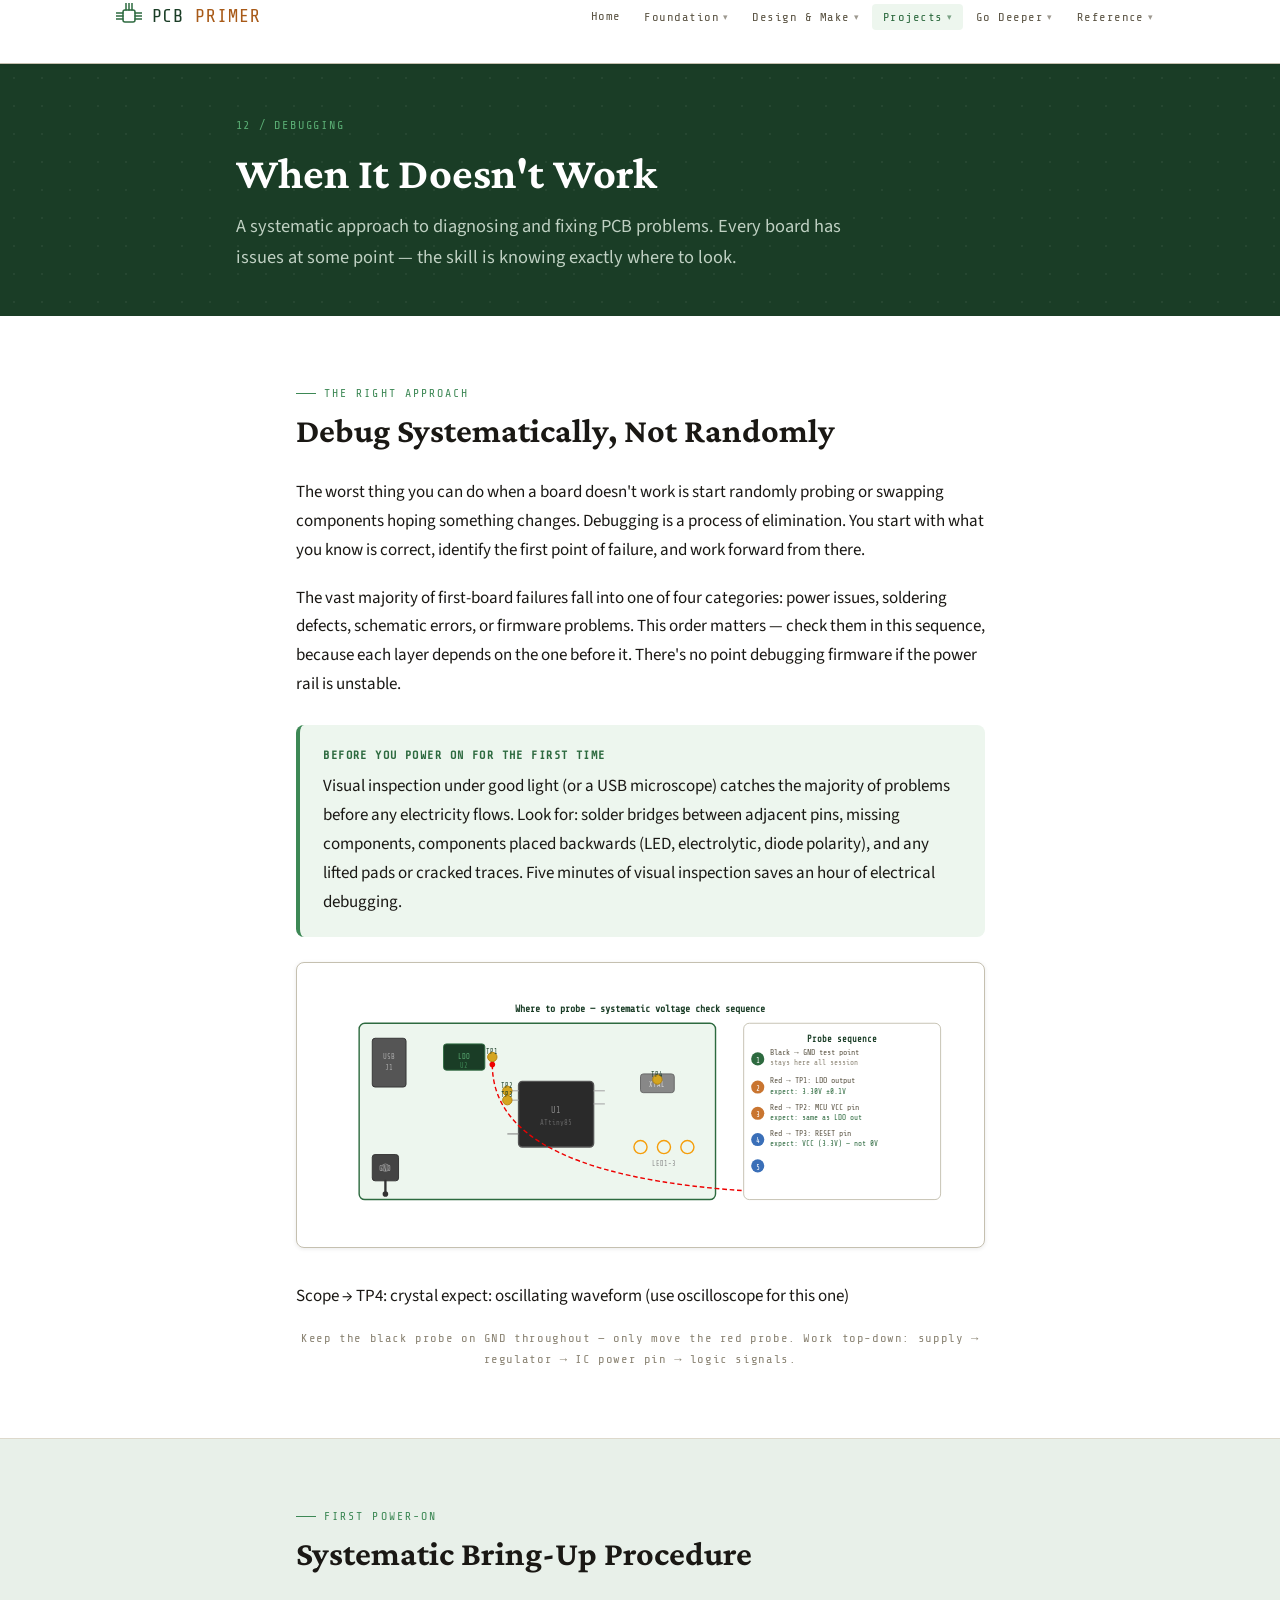
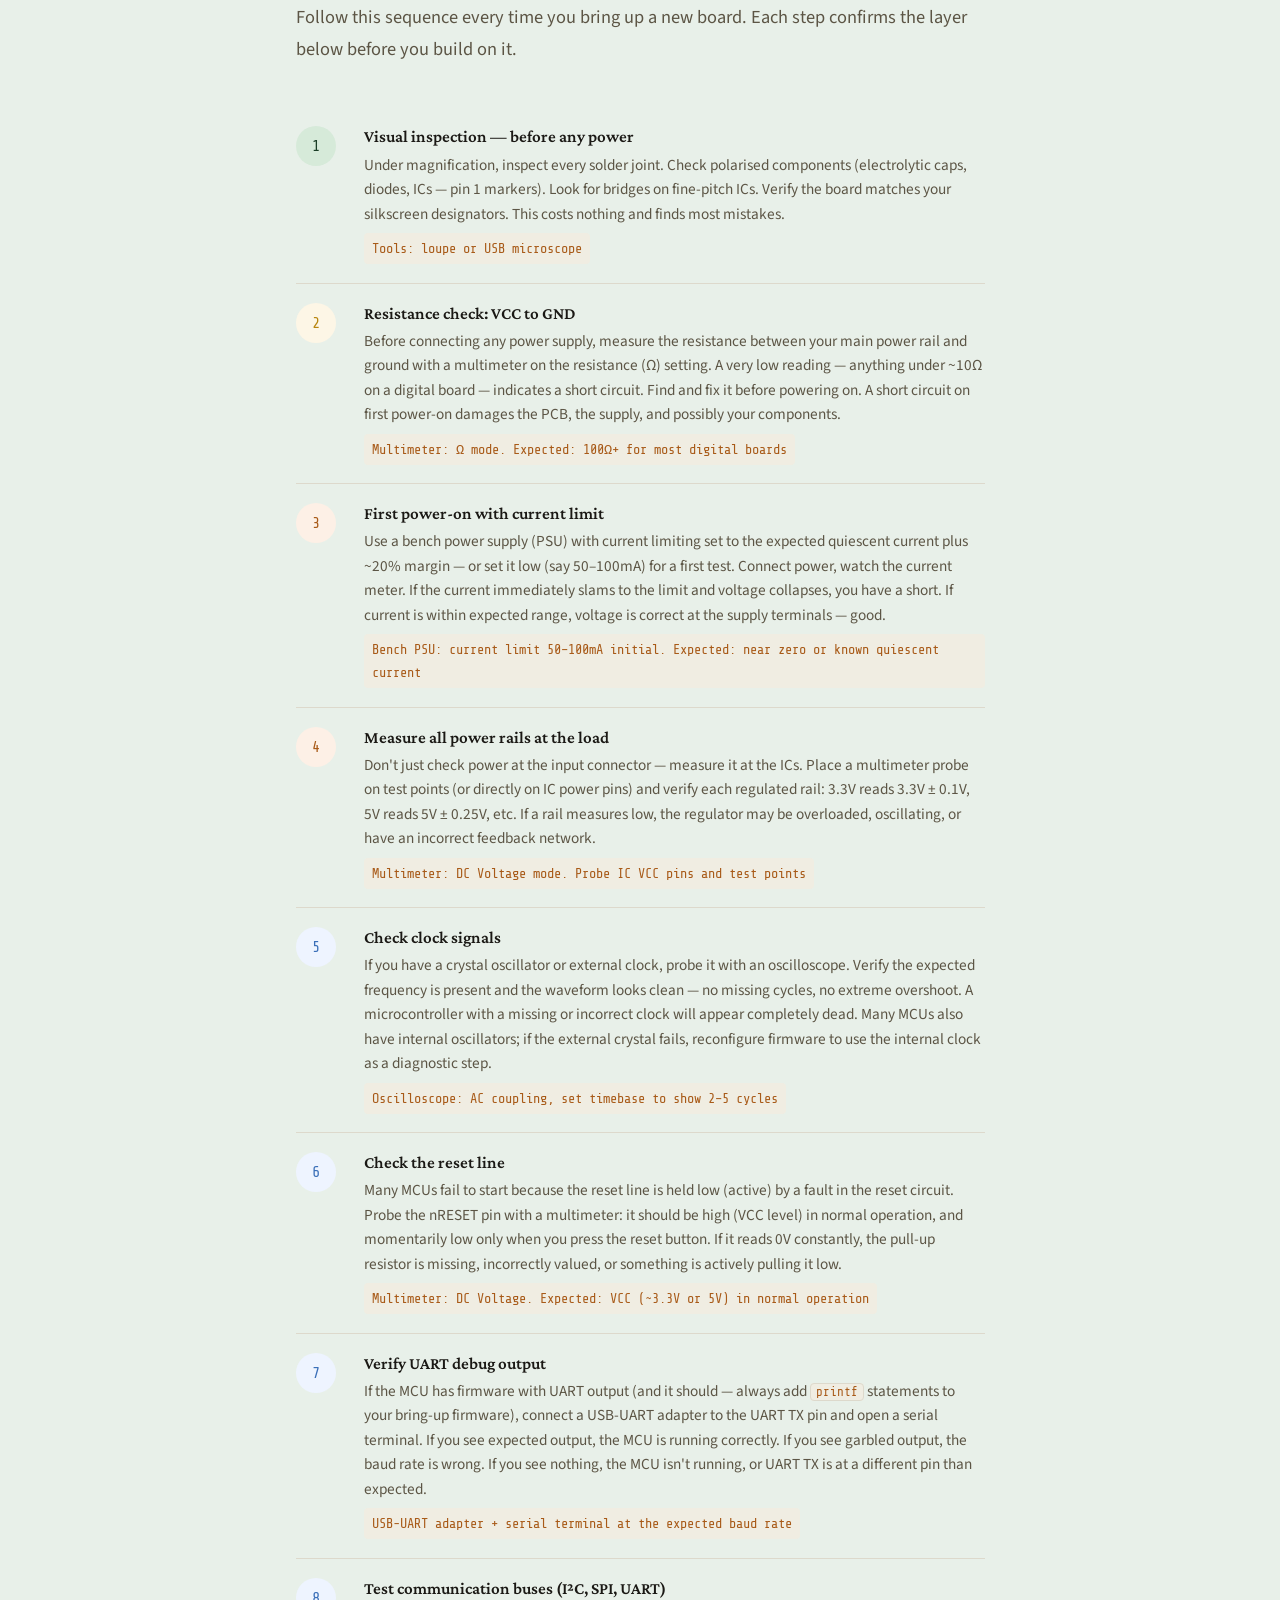
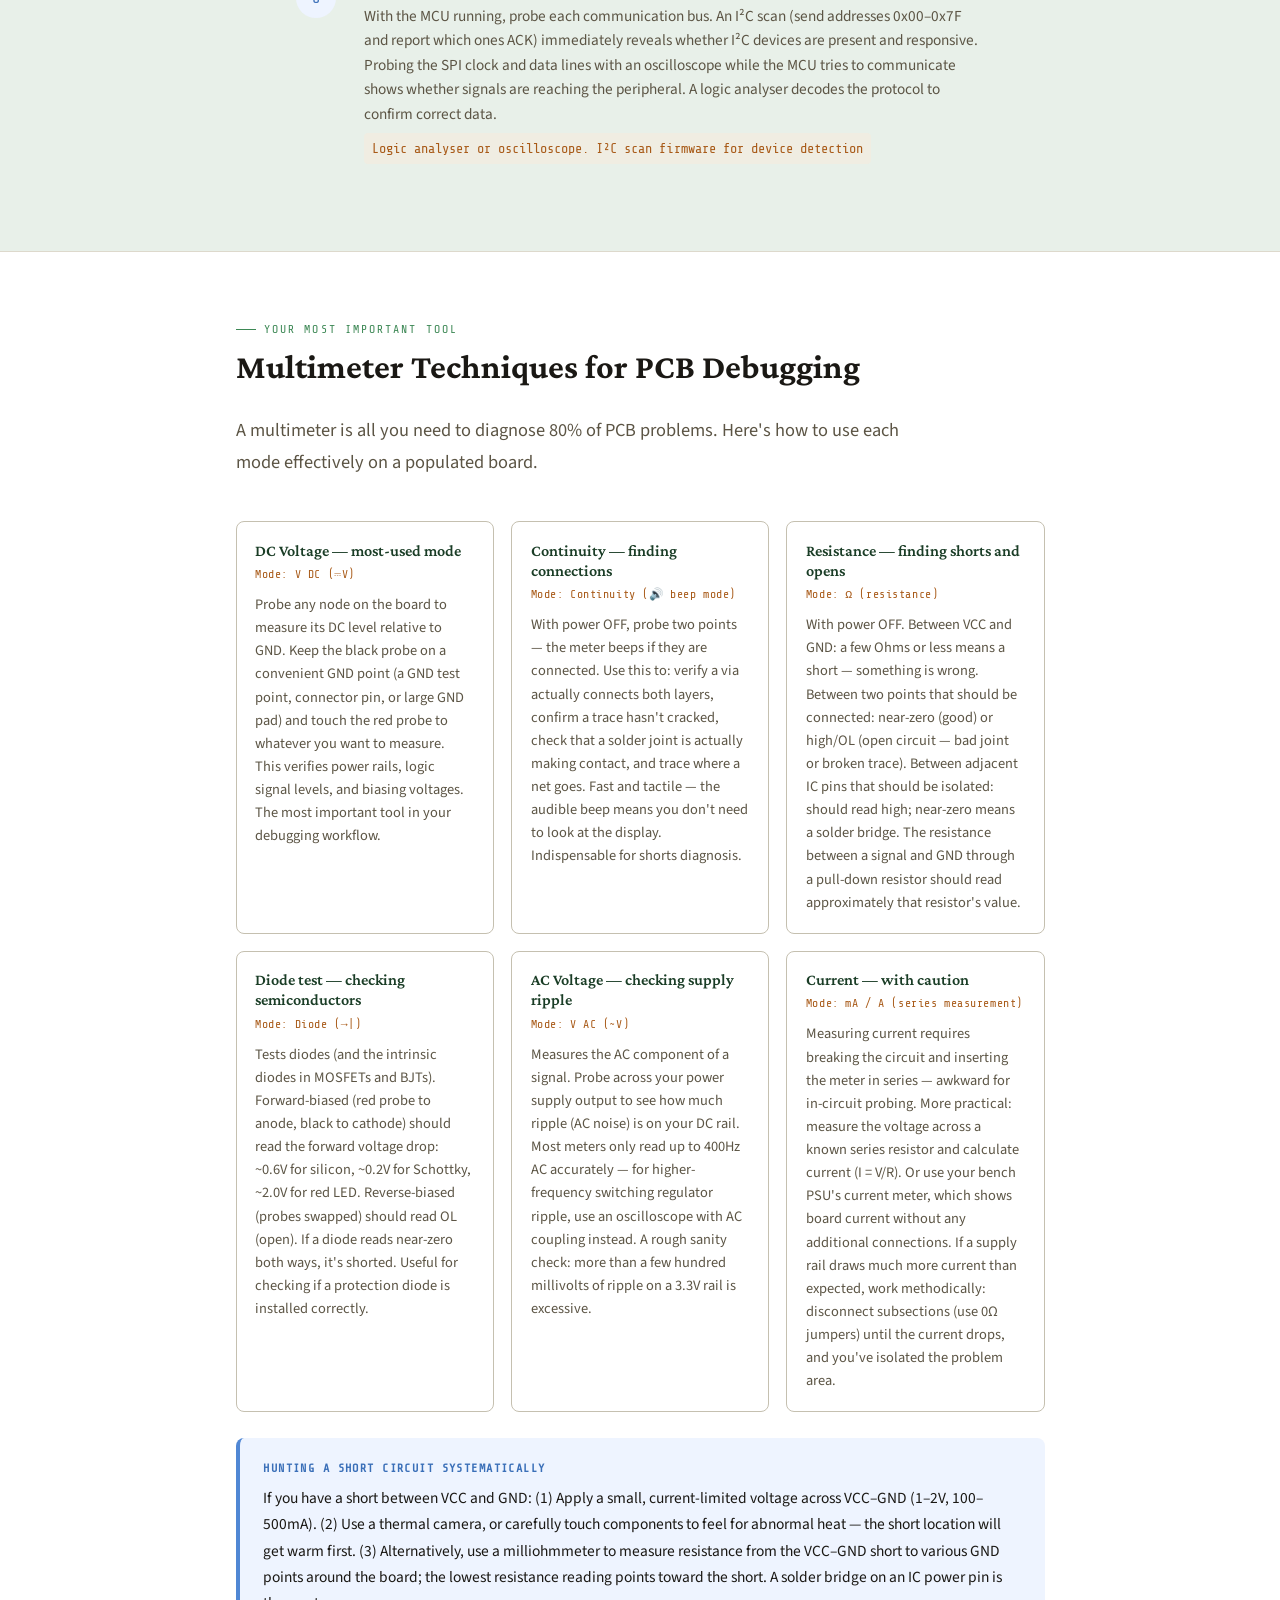
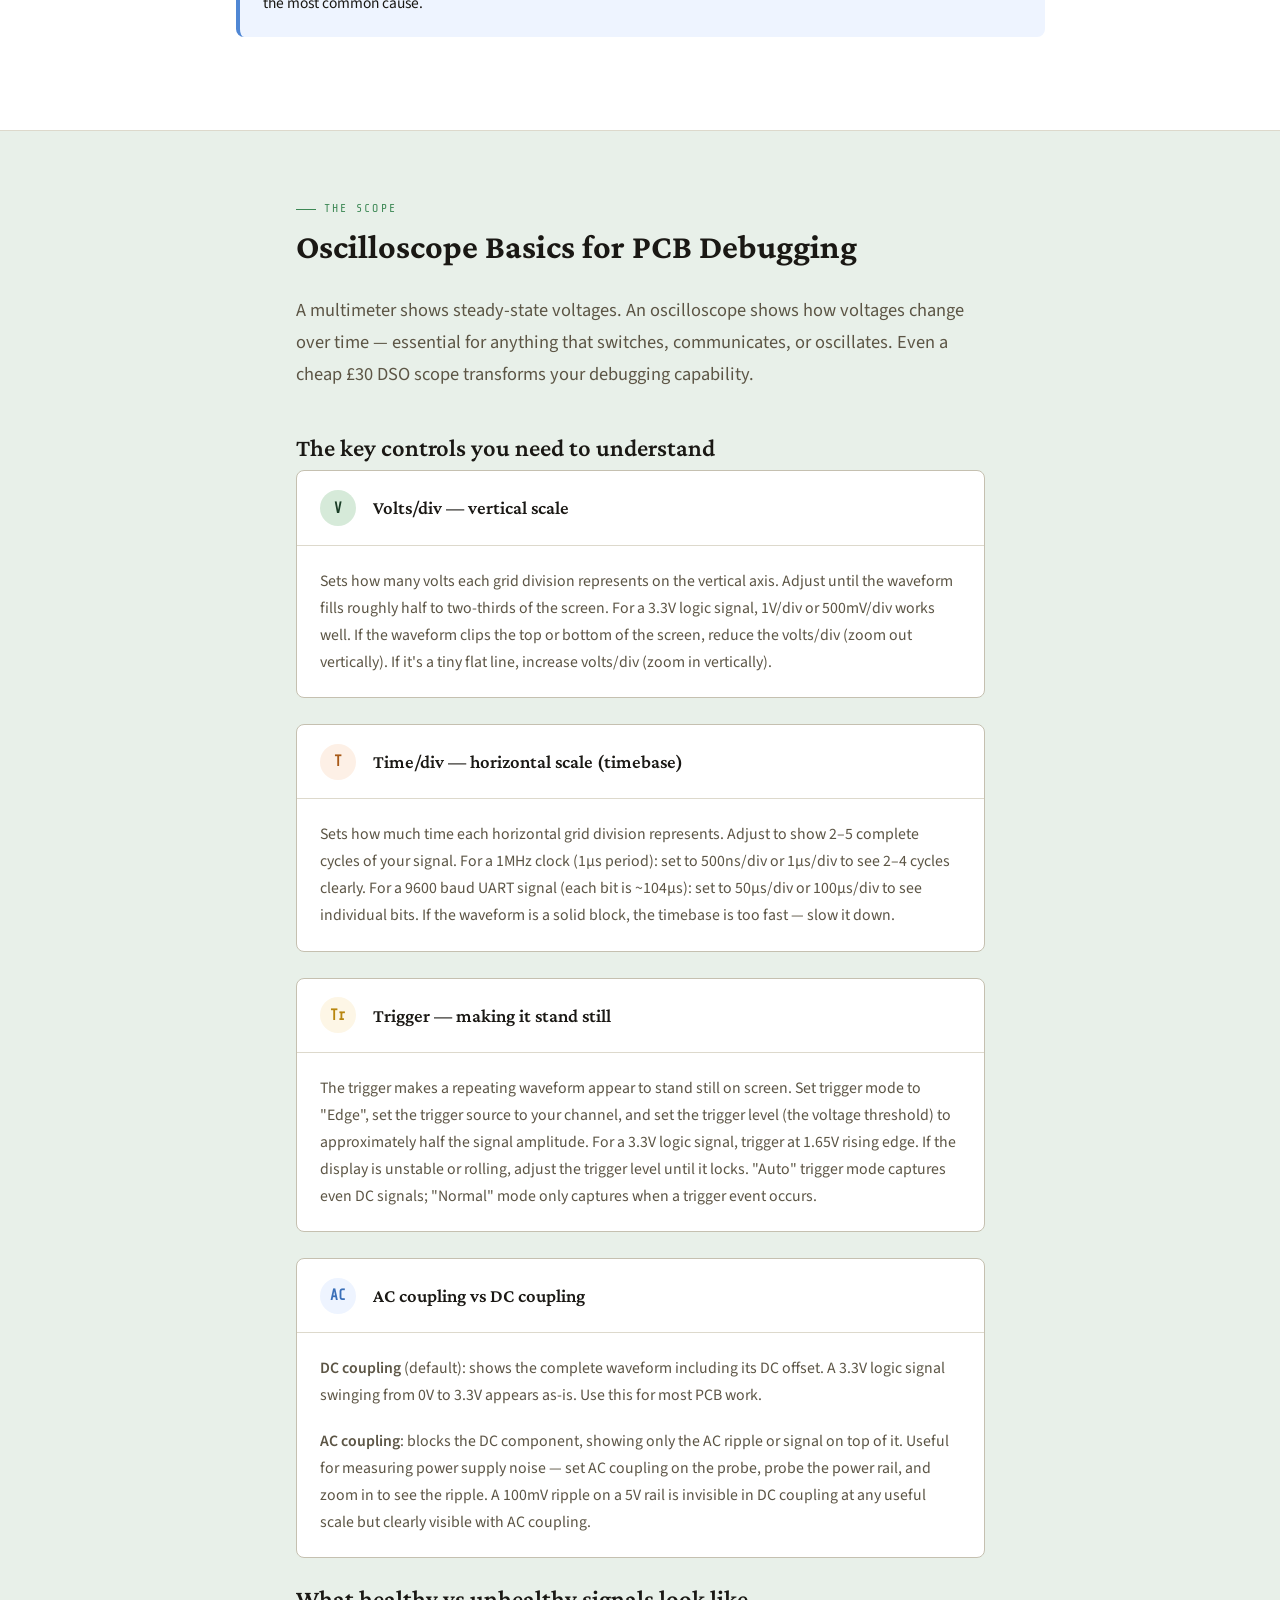
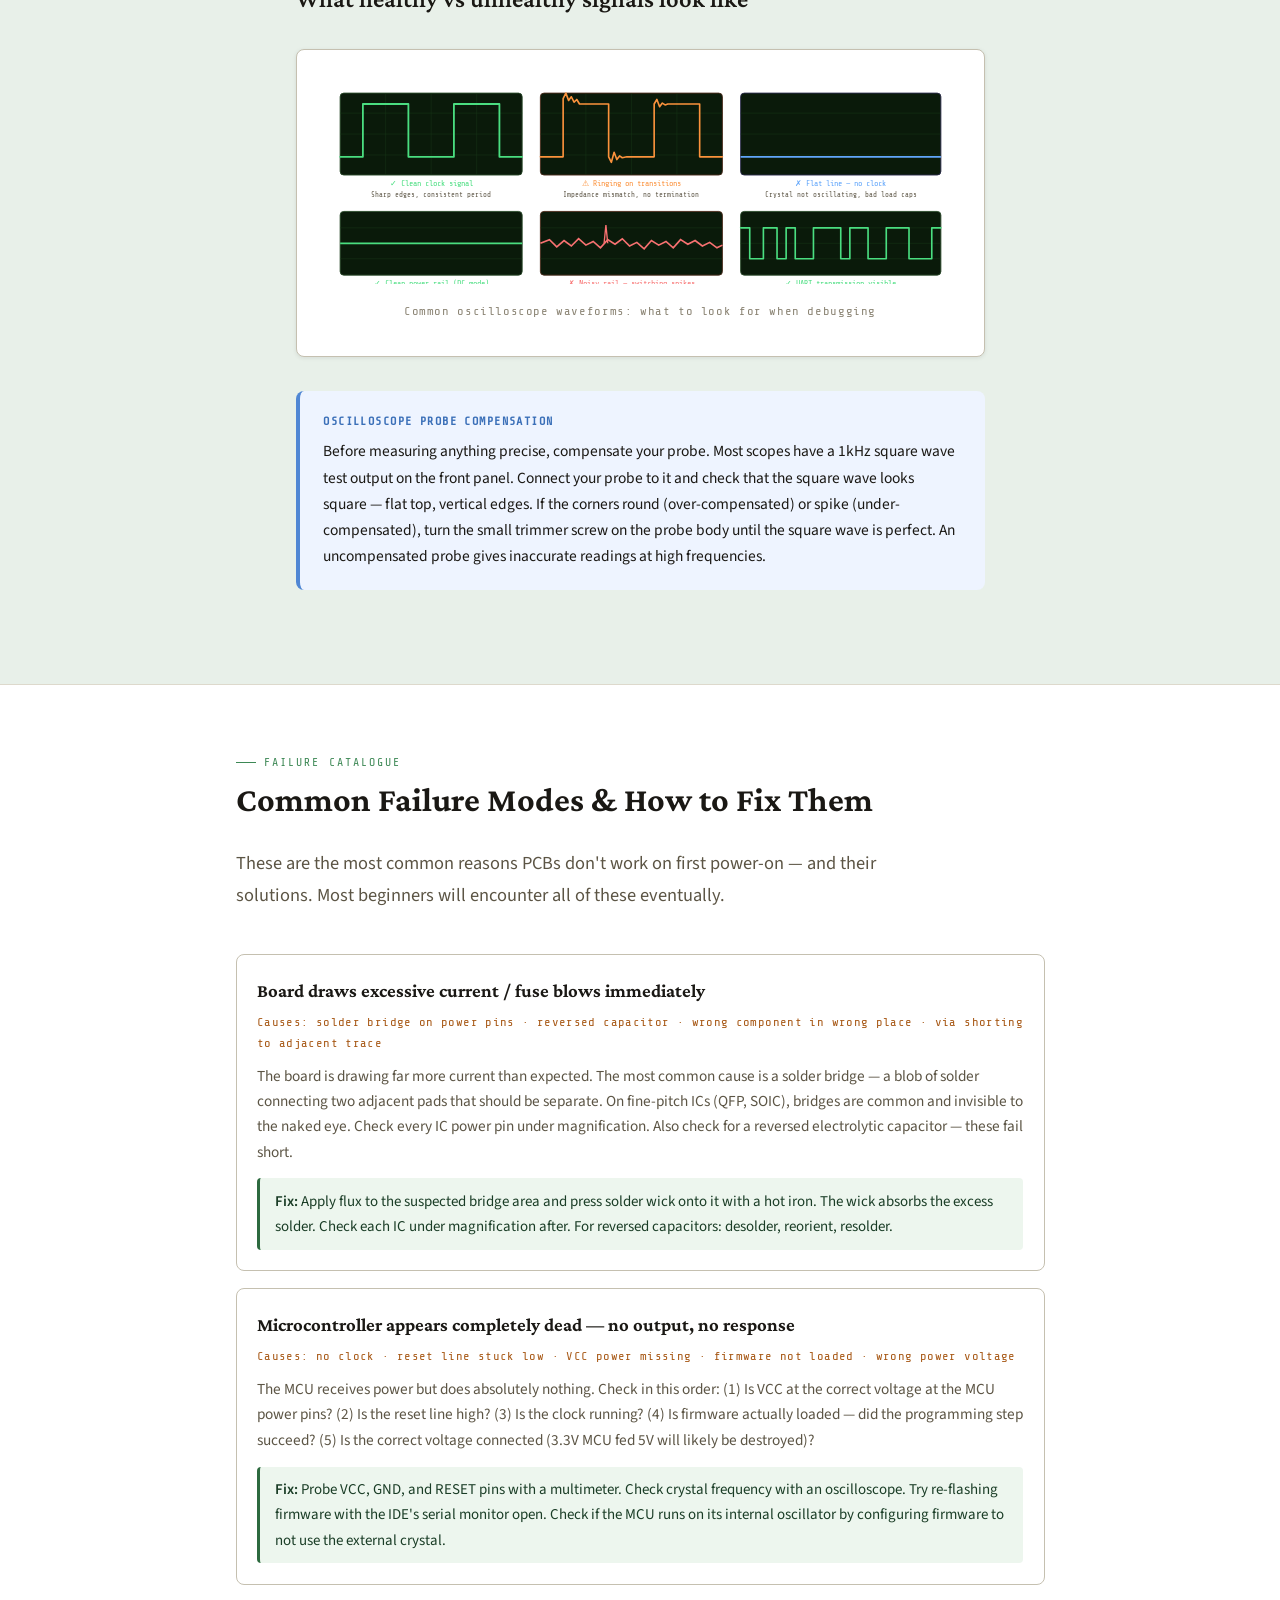
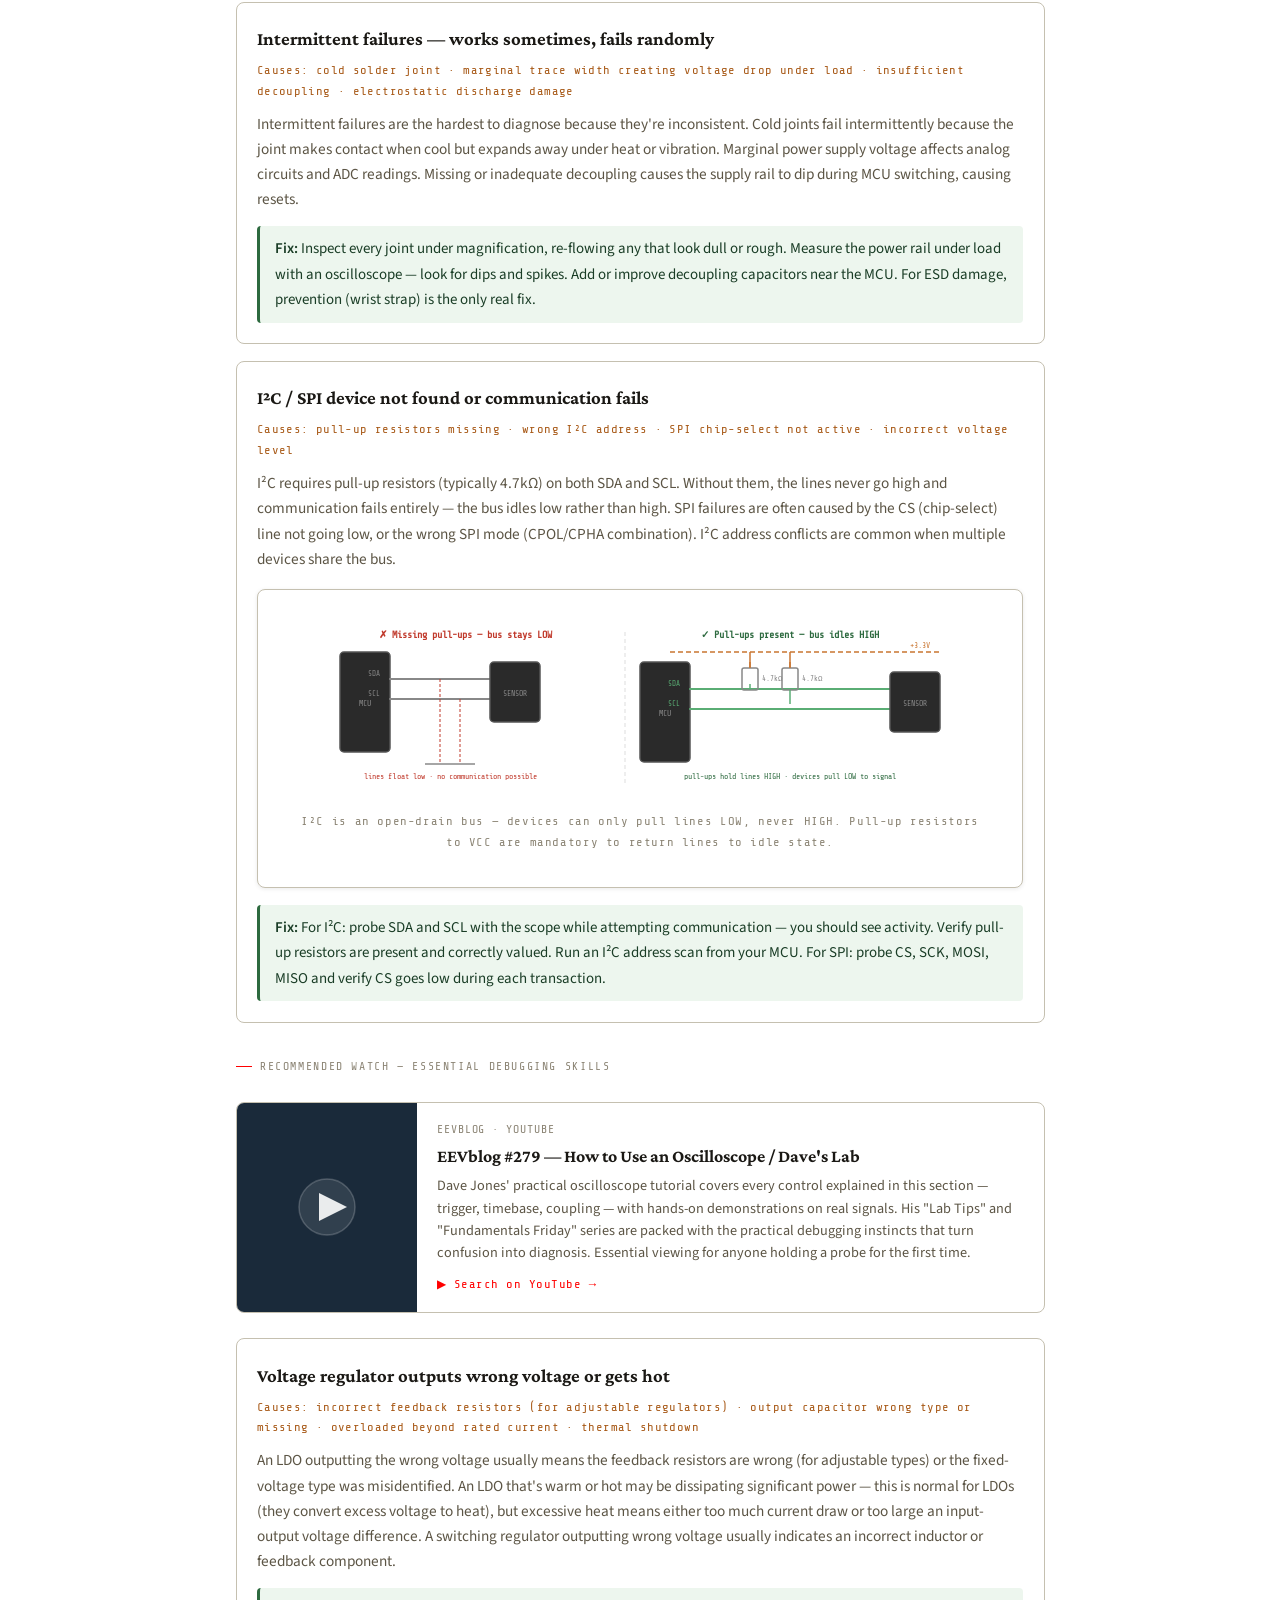
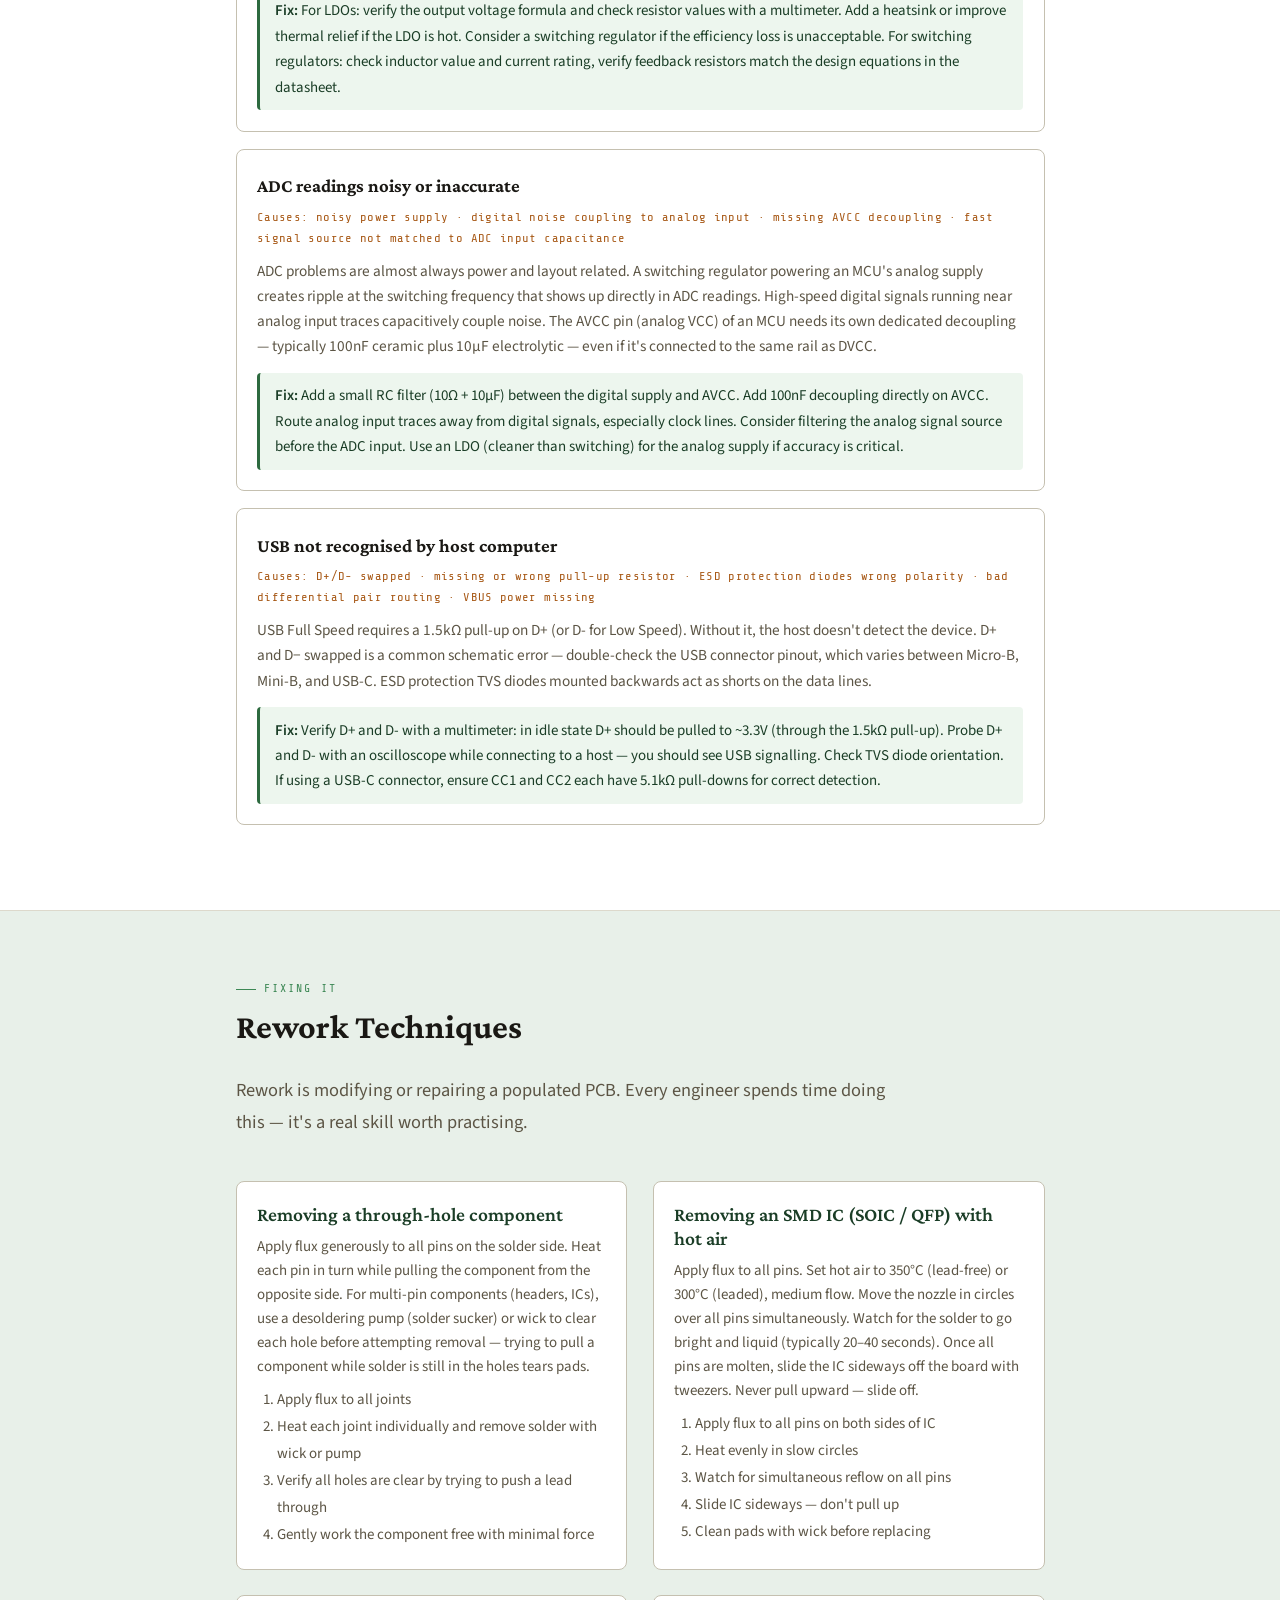
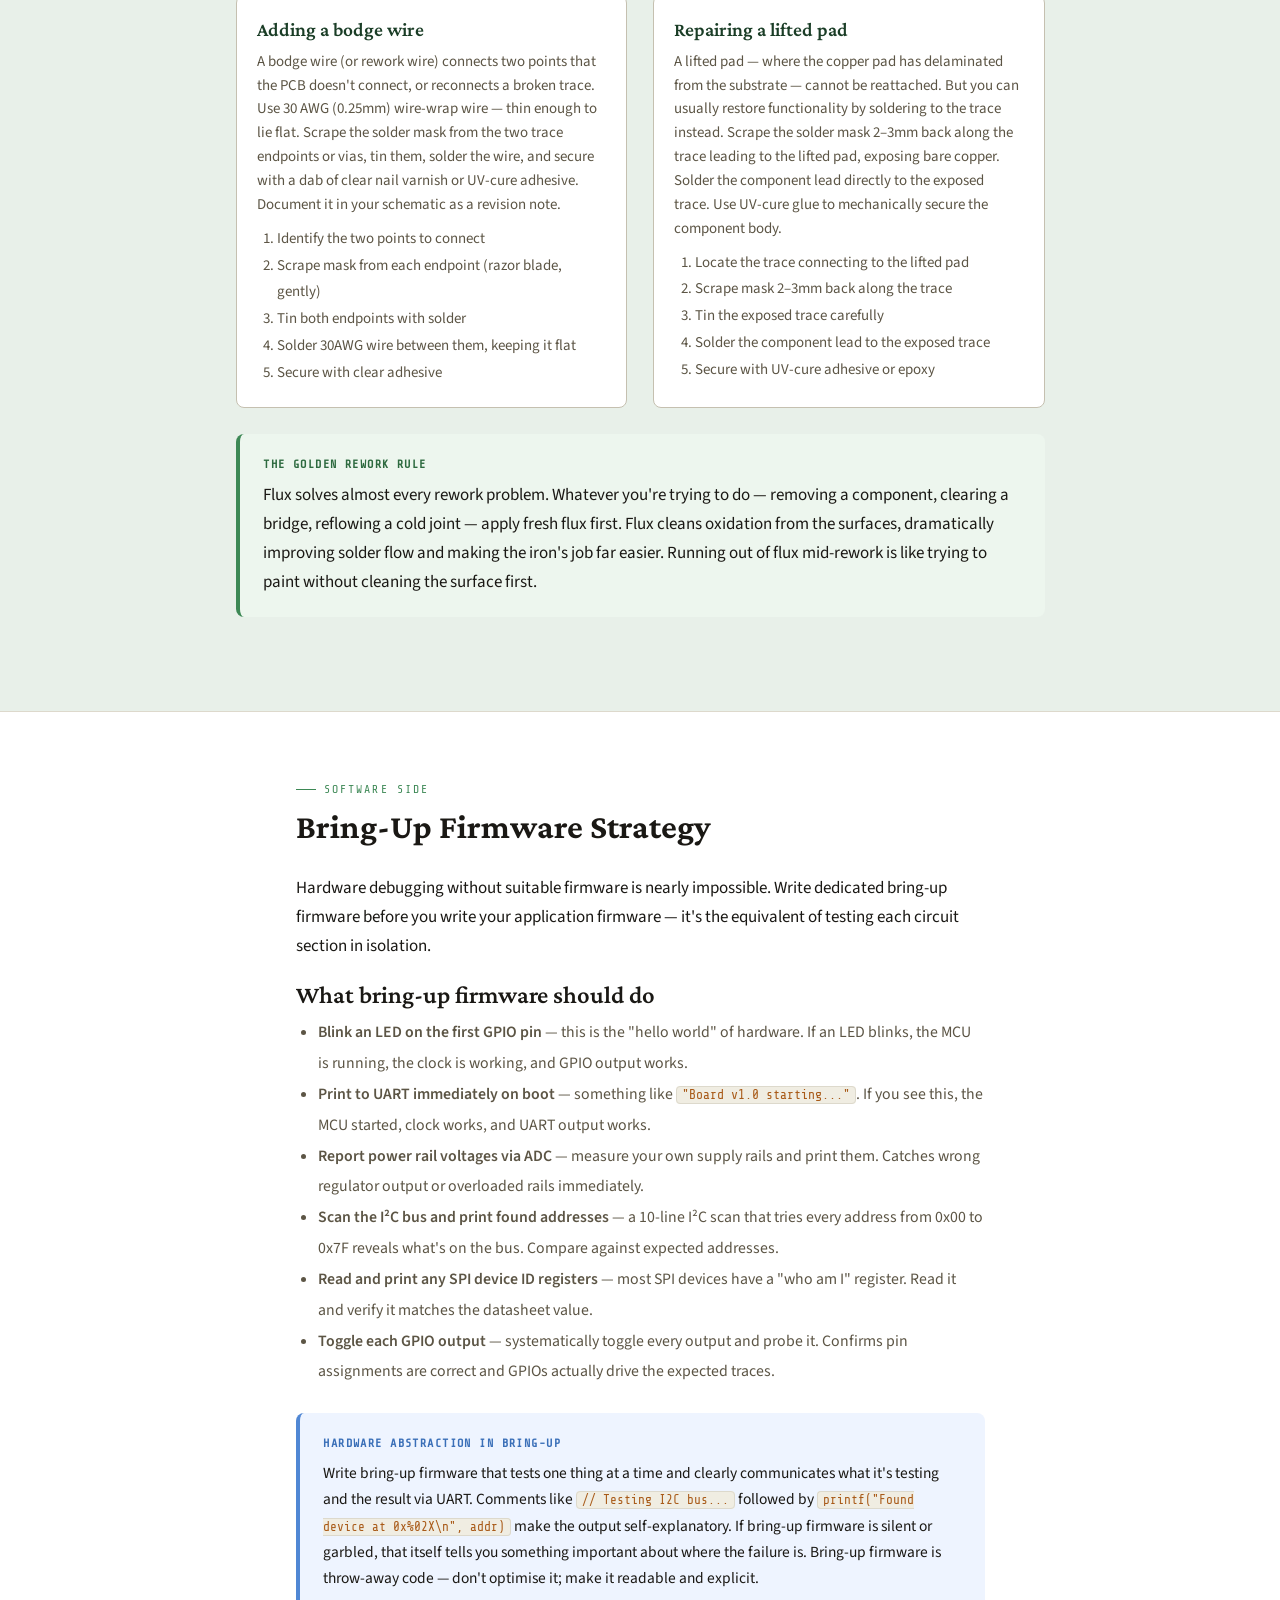
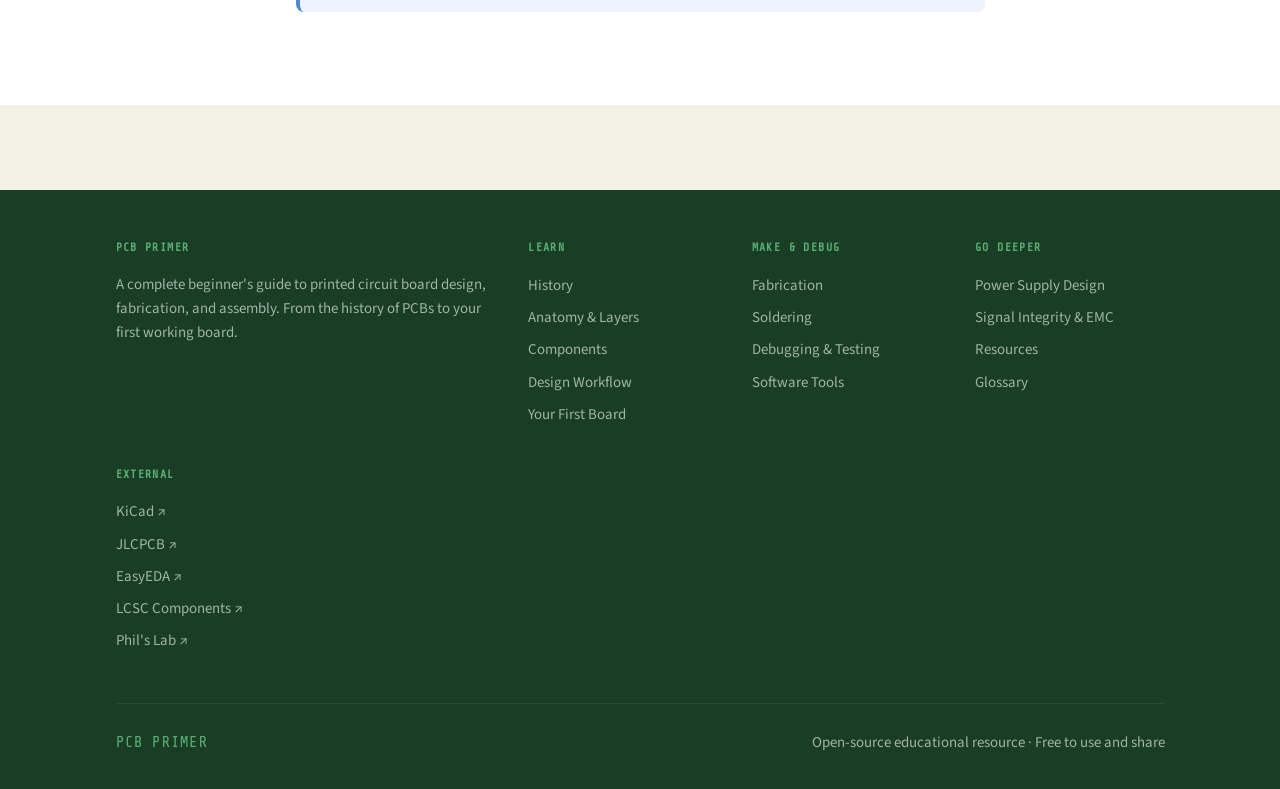
<file: debugging.html>
<!DOCTYPE html>
<html lang="en">
<head>
  <meta charset="UTF-8">
  <meta name="viewport" content="width=device-width, initial-scale=1.0">
  <title>PCB Debugging &amp; Testing — PCB Primer</title>
  <meta name="description" content="What to do when your PCB doesn't work. Systematic bring-up procedure, multimeter and oscilloscope techniques, identifying common failures, and rework.">
  <link rel="stylesheet" href="css/main.css">
  <style>
    .debug-phase {
      background: var(--bg-card);
      border: 1px solid var(--border);
      border-radius: 8px;
      margin-bottom: 1.5rem;
      overflow: hidden;
    }
    .debug-phase-header {
      display: flex; align-items: center; gap: 1rem;
      padding: 1.1rem 1.4rem;
      border-bottom: 1px solid var(--border-light);
    }
    .debug-phase-header .ph-num {
      width: 36px; height: 36px; border-radius: 50%;
      display: flex; align-items: center; justify-content: center;
      font-family: var(--font-mono); font-size: 0.85rem;
      flex-shrink: 0; font-weight: 700;
    }
    .debug-phase-header h3 { margin: 0; font-size: 1.1rem; }
    .debug-phase-header .ph-tag {
      margin-left: auto; font-family: var(--font-mono);
      font-size: 0.65rem; letter-spacing: 0.1em;
      text-transform: uppercase; color: var(--text-light);
    }
    .debug-phase-body { padding: 1.3rem 1.4rem; }
    .debug-phase-body p { font-size: 0.93rem; color: var(--text-muted); line-height: 1.7; }
    .debug-phase-body ul, .debug-phase-body ol {
      font-size: 0.93rem; color: var(--text-muted);
      line-height: 1.85; padding-left: 1.4rem; margin-bottom: 0.8rem;
    }
    .debug-phase-body h4 { margin: 1rem 0 0.4rem; color: var(--text); }

    .failure-card {
      background: var(--bg-card); border: 1px solid var(--border);
      border-radius: 8px; padding: 1.2rem; margin-bottom: 1rem;
    }
    .failure-card .f-symptom {
      font-family: var(--font-serif); font-size: 1.1rem; font-weight: 700;
      color: var(--text); margin-bottom: 0.3rem;
    }
    .failure-card .f-causes {
      font-family: var(--font-mono); font-size: 0.72rem;
      color: var(--copper); margin-bottom: 0.6rem; letter-spacing: 0.03em;
    }
    .failure-card .f-desc { font-size: 0.9rem; color: var(--text-muted); line-height: 1.65; margin-bottom: 0.8rem; }
    .failure-card .f-fix {
      background: var(--green-faint); border-radius: 4px;
      padding: 0.6rem 0.9rem; font-size: 0.88rem; color: var(--green-deep);
      border-left: 3px solid var(--green);
    }
    .failure-card .f-fix strong { color: var(--green-deep); }

    .meter-grid { display: grid; grid-template-columns: repeat(auto-fit, minmax(220px, 1fr)); gap: 1rem; margin: 1.5rem 0; }
    .meter-card { background: var(--bg-card); border: 1px solid var(--border); border-radius: 8px; padding: 1.1rem; }
    .meter-card h4 { font-size: 0.95rem; color: var(--green-deep); margin-bottom: 0.3rem; }
    .meter-card .mc-mode { font-family: var(--font-mono); font-size: 0.68rem; color: var(--copper); letter-spacing: 0.05em; margin-bottom: 0.5rem; }
    .meter-card p { font-size: 0.85rem; color: var(--text-muted); margin: 0; line-height: 1.6; }

    .scope-screen {
      background: #0a1a0a; border: 2px solid #333; border-radius: 6px;
      padding: 1rem; margin: 1rem 0; position: relative;
    }
    .scope-grid-lines { position: absolute; inset: 0; opacity: 0.15; }
    .scope-label { font-family: var(--font-mono); font-size: 0.72rem; color: #4a8; margin-bottom: 0.5rem; }
    .scope-desc { font-family: var(--font-mono); font-size: 0.8rem; color: #6b6; line-height: 1.7; }

    .bring-up-steps { counter-reset: step; }
    .bring-up-step {
      display: grid; grid-template-columns: 48px 1fr; gap: 1.2rem;
      padding: 1.1rem 0; border-bottom: 1px solid var(--border-light);
    }
    .bring-up-step:last-child { border-bottom: none; }
    .bus-num {
      width: 40px; height: 40px; border-radius: 50%;
      display: flex; align-items: center; justify-content: center;
      font-family: var(--font-mono); font-size: 0.9rem;
      flex-shrink: 0;
    }
    .bus-num.safe   { background: var(--green-pale); color: var(--green-deep); }
    .bus-num.check  { background: #fdf6e6; color: var(--gold); }
    .bus-num.power  { background: #fdf0e6; color: var(--copper); }
    .bus-num.signal { background: #eef4ff; color: #3a6fb8; }
    .bring-up-step h4 { margin-bottom: 0.3rem; font-size: 1rem; }
    .bring-up-step p  { font-size: 0.9rem; color: var(--text-muted); margin: 0; line-height: 1.6; }
    .bring-up-step .measure { font-family: var(--font-mono); font-size: 0.8rem; background: var(--bg-code); border-radius: 4px; padding: 4px 8px; display: inline-block; margin-top: 0.4rem; color: var(--copper); }

    .rework-grid { display: grid; grid-template-columns: 1fr 1fr; gap: 1.5rem; margin: 1.5rem 0; }
    @media(max-width:580px){ .rework-grid { grid-template-columns: 1fr; } }
    .rework-card { background: var(--bg-card); border: 1px solid var(--border); border-radius: 8px; padding: 1.2rem; }
    .rework-card h4 { color: var(--green-deep); margin-bottom: 0.5rem; }
    .rework-card p { font-size: 0.88rem; color: var(--text-muted); margin-bottom: 0.5rem; line-height: 1.6; }
    .rework-card ol { font-size: 0.88rem; color: var(--text-muted); padding-left: 1.2rem; line-height: 1.8; margin: 0; }

    @media(max-width:480px){ .bring-up-step { grid-template-columns: 1fr; } }
  </style>
</head>
<body>

  <div class="page-header">
    <div class="container">
      <p class="page-label">12 / Debugging</p>
      <h1>When It Doesn't Work</h1>
      <p>A systematic approach to diagnosing and fixing PCB problems. Every board has issues at some point — the skill is knowing exactly where to look.</p>
    </div>
  </div>

  <!-- MINDSET -->
  <section class="section section--white">
    <div class="container" style="max-width:740px">
      <p class="section-label">The right approach</p>
      <h2 class="section-title">Debug Systematically, Not Randomly</h2>
      <p>The worst thing you can do when a board doesn't work is start randomly probing or swapping components hoping something changes. Debugging is a process of elimination. You start with what you know is correct, identify the first point of failure, and work forward from there.</p>
      <p>The vast majority of first-board failures fall into one of four categories: power issues, soldering defects, schematic errors, or firmware problems. This order matters — check them in this sequence, because each layer depends on the one before it. There's no point debugging firmware if the power rail is unstable.</p>

      <div class="callout callout--tip">
        <p class="callout-title">Before you power on for the first time</p>
        <p style="margin:0">Visual inspection under good light (or a USB microscope) catches the majority of problems before any electricity flows. Look for: solder bridges between adjacent pins, missing components, components placed backwards (LED, electrolytic, diode polarity), and any lifted pads or cracked traces. Five minutes of visual inspection saves an hour of electrical debugging.</p>
      </div>

      <!-- Multimeter probing diagram -->
      <div class="diagram-wrap" style="margin-top:1.5rem">
        <svg viewBox="0 0 660 230" fill="none" xmlns="http://www.w3.org/2000/svg" style="width:100%;max-width:660px">
          <text x="330" y="16" text-anchor="middle" font-family="'Share Tech Mono',monospace" font-size="10.5" fill="#1a3d26" font-weight="600">Where to probe — systematic voltage check sequence</text>

          <!-- PCB board outline -->
          <rect x="30" y="28" width="380" height="188" rx="6" fill="#edf6ee" stroke="#2d6a3f" stroke-width="1.5"/>

          <!-- USB connector -->
          <rect x="44" y="44" width="36" height="52" rx="3" fill="#555" stroke="#333" stroke-width="1"/>
          <text x="62" y="66" text-anchor="middle" font-family="'Share Tech Mono',monospace" font-size="7.5" fill="#aaa">USB</text>
          <text x="62" y="78" text-anchor="middle" font-family="'Share Tech Mono',monospace" font-size="7.5" fill="#aaa">J1</text>

          <!-- Voltage regulator -->
          <rect x="120" y="50" width="44" height="28" rx="3" fill="#1a3d26" stroke="#2d6a3f" stroke-width="1"/>
          <text x="142" y="66" text-anchor="middle" font-family="'Share Tech Mono',monospace" font-size="7.5" fill="#5aad74">LDO</text>
          <text x="142" y="76" text-anchor="middle" font-family="'Share Tech Mono',monospace" font-size="7" fill="#3d8855">U2</text>

          <!-- MCU -->
          <rect x="200" y="90" width="80" height="70" rx="4" fill="#2a2a2a" stroke="#555" stroke-width="1.5"/>
          <text x="240" y="124" text-anchor="middle" font-family="'Share Tech Mono',monospace" font-size="9" fill="#888">U1</text>
          <text x="240" y="136" text-anchor="middle" font-family="'Share Tech Mono',monospace" font-size="7.5" fill="#666">ATtiny85</text>
          <!-- MCU pins stubs -->
          <line x1="200" y1="100" x2="188" y2="100" stroke="#aaa" stroke-width="1.2"/><!-- VCC pin -->
          <line x1="200" y1="110" x2="188" y2="110" stroke="#aaa" stroke-width="1.2"/><!-- RST pin -->
          <line x1="200" y1="146" x2="188" y2="146" stroke="#888" stroke-width="1.2"/><!-- GND pin -->
          <line x1="280" y1="100" x2="292" y2="100" stroke="#aaa" stroke-width="1.2"/><!-- PB0 -->
          <line x1="280" y1="114" x2="292" y2="114" stroke="#aaa" stroke-width="1.2"/><!-- PB1 -->

          <!-- Crystal -->
          <rect x="330" y="82" width="36" height="20" rx="3" fill="#888" stroke="#666" stroke-width="1"/>
          <text x="348" y="96" text-anchor="middle" font-family="'Share Tech Mono',monospace" font-size="7" fill="#ddd">XTAL</text>

          <!-- Test points (circles) -->
          <circle cx="172" cy="64"  r="5" fill="#d4a520" stroke="#b5820a" stroke-width="1"/><!-- TP1 VOUT of LDO -->
          <circle cx="188" cy="100" r="5" fill="#d4a520" stroke="#b5820a" stroke-width="1"/><!-- TP2 VCC at MCU -->
          <circle cx="188" cy="110" r="5" fill="#d4a520" stroke="#b5820a" stroke-width="1"/><!-- TP3 RESET -->
          <circle cx="348" cy="88"  r="5" fill="#d4a520" stroke="#b5820a" stroke-width="1"/><!-- TP4 crystal -->
          <text x="172" y="61"  text-anchor="middle" font-family="'Share Tech Mono',monospace" font-size="7" fill="#1a3d26">TP1</text>
          <text x="188" y="97"  text-anchor="middle" font-family="'Share Tech Mono',monospace" font-size="7" fill="#1a3d26">TP2</text>
          <text x="188" y="107" text-anchor="middle" font-family="'Share Tech Mono',monospace" font-size="7" fill="#1a3d26">TP3</text>
          <text x="348" y="85"  text-anchor="middle" font-family="'Share Tech Mono',monospace" font-size="7" fill="#1a3d26">TP4</text>

          <!-- GND screw terminal / test point -->
          <rect x="44"  y="168" width="28" height="28" rx="3" fill="#444" stroke="#333" stroke-width="1"/>
          <text x="58"  y="186" text-anchor="middle" font-family="'Share Tech Mono',monospace" font-size="7.5" fill="#aaa">GND</text>
          <circle cx="58" cy="182" r="4" fill="none" stroke="#888" stroke-width="1"/>

          <!-- LEDs -->
          <circle cx="330" cy="160" r="7" fill="none" stroke="#f59e0b" stroke-width="1.5"/>
          <circle cx="355" cy="160" r="7" fill="none" stroke="#f59e0b" stroke-width="1.5"/>
          <circle cx="380" cy="160" r="7" fill="none" stroke="#f59e0b" stroke-width="1.5"/>
          <text x="355" y="180" text-anchor="middle" font-family="'Share Tech Mono',monospace" font-size="7" fill="#888">LED1-3</text>

          <!-- Multimeter probes (right side) -->
          <!-- Black probe on GND -->
          <line x1="58"  y1="196" x2="58"  y2="210" stroke="#333" stroke-width="2.5" stroke-linecap="round"/>
          <circle cx="58" cy="210" r="3" fill="#333"/>

          <!-- Red probe #1: measuring TP1 LDO output -->
          <path d="M172 72 Q172 210 550 210" stroke="#e00" stroke-width="1.5" stroke-dasharray="5 3"/>
          <circle cx="172" cy="72" r="3" fill="#e00"/>

          <!-- Numbered probe steps on right -->
          <rect x="440" y="28" width="210" height="188" rx="6" fill="var(--bg-card)" stroke="var(--border)" stroke-width="1"/>
          <text x="545" y="48" text-anchor="middle" font-family="'Share Tech Mono',monospace" font-size="9.5" fill="#1a3d26" font-weight="600">Probe sequence</text>
          <!-- Step list -->
          <circle cx="455" cy="66"  r="7" fill="#2d6a3f"/>
          <text x="455" cy="66"  y="70"  text-anchor="middle" font-family="'Share Tech Mono',monospace" font-size="8" fill="#fff">1</text>
          <text x="468" y="62" font-family="'Share Tech Mono',monospace" font-size="8.5" fill="#5c5545">Black → GND test point</text>
          <text x="468" y="73" font-family="'Share Tech Mono',monospace" font-size="8" fill="#8c8575">stays here all session</text>

          <circle cx="455" cy="96"  r="7" fill="#c97530"/>
          <text x="455" y="100" text-anchor="middle" font-family="'Share Tech Mono',monospace" font-size="8" fill="#fff">2</text>
          <text x="468" y="92" font-family="'Share Tech Mono',monospace" font-size="8.5" fill="#5c5545">Red → TP1: LDO output</text>
          <text x="468" y="103" font-family="'Share Tech Mono',monospace" font-size="8" fill="#2d6a3f">expect: 3.30V ±0.1V</text>

          <circle cx="455" cy="124" r="7" fill="#c97530"/>
          <text x="455" y="128" text-anchor="middle" font-family="'Share Tech Mono',monospace" font-size="8" fill="#fff">3</text>
          <text x="468" y="120" font-family="'Share Tech Mono',monospace" font-size="8.5" fill="#5c5545">Red → TP2: MCU VCC pin</text>
          <text x="468" y="131" font-family="'Share Tech Mono',monospace" font-size="8" fill="#2d6a3f">expect: same as LDO out</text>

          <circle cx="455" cy="152" r="7" fill="#3a6fb8"/>
          <text x="455" y="156" text-anchor="middle" font-family="'Share Tech Mono',monospace" font-size="8" fill="#fff">4</text>
          <text x="468" y="148" font-family="'Share Tech Mono',monospace" font-size="8.5" fill="#5c5545">Red → TP3: RESET pin</text>
          <text x="468" y="159" font-family="'Share Tech Mono',monospace" font-size="8" fill="#2d6a3f">expect: VCC (3.3V) — not 0V</text>

          <circle cx="455" cy="180" r="7" fill="#3a6fb8"/>
          <text x="455" y="184" text-anchor="middle" font-family="'Share Tech Mono',monospace" font-size="8" fill="#fff">5</div>
          <text x="468" y="176" font-family="'Share Tech Mono',monospace" font-size="8.5" fill="#5c5545">Scope → TP4: crystal</text>
          <text x="468" y="187" font-family="'Share Tech Mono',monospace" font-size="8" fill="#2d6a3f">expect: oscillating waveform</text>
          <text x="468" y="198" font-family="'Share Tech Mono',monospace" font-size="7.5" fill="#8c8575">(use oscilloscope for this one)</text>
        </svg>
        <p class="diagram-caption">Keep the black probe on GND throughout — only move the red probe. Work top-down: supply → regulator → IC power pin → logic signals.</p>
      </div>
    </div>
  </section>

  <!-- SYSTEMATIC BRING-UP -->
  <section class="section section--tinted">
    <div class="container" style="max-width:740px">
      <p class="section-label">First power-on</p>
      <h2 class="section-title">Systematic Bring-Up Procedure</h2>
      <p class="section-intro">Follow this sequence every time you bring up a new board. Each step confirms the layer below before you build on it.</p>

      <div class="bring-up-steps">

        <div class="bring-up-step reveal">
          <div class="bus-num safe">1</div>
          <div>
            <h4>Visual inspection — before any power</h4>
            <p>Under magnification, inspect every solder joint. Check polarised components (electrolytic caps, diodes, ICs — pin 1 markers). Look for bridges on fine-pitch ICs. Verify the board matches your silkscreen designators. This costs nothing and finds most mistakes.</p>
            <div class="measure">Tools: loupe or USB microscope</div>
          </div>
        </div>

        <div class="bring-up-step reveal">
          <div class="bus-num check">2</div>
          <div>
            <h4>Resistance check: VCC to GND</h4>
            <p>Before connecting any power supply, measure the resistance between your main power rail and ground with a multimeter on the resistance (Ω) setting. A very low reading — anything under ~10Ω on a digital board — indicates a short circuit. Find and fix it before powering on. A short circuit on first power-on damages the PCB, the supply, and possibly your components.</p>
            <div class="measure">Multimeter: Ω mode. Expected: 100Ω+ for most digital boards</div>
          </div>
        </div>

        <div class="bring-up-step reveal">
          <div class="bus-num power">3</div>
          <div>
            <h4>First power-on with current limit</h4>
            <p>Use a bench power supply (PSU) with current limiting set to the expected quiescent current plus ~20% margin — or set it low (say 50–100mA) for a first test. Connect power, watch the current meter. If the current immediately slams to the limit and voltage collapses, you have a short. If current is within expected range, voltage is correct at the supply terminals — good.</p>
            <div class="measure">Bench PSU: current limit 50–100mA initial. Expected: near zero or known quiescent current</div>
          </div>
        </div>

        <div class="bring-up-step reveal">
          <div class="bus-num power">4</div>
          <div>
            <h4>Measure all power rails at the load</h4>
            <p>Don't just check power at the input connector — measure it at the ICs. Place a multimeter probe on test points (or directly on IC power pins) and verify each regulated rail: 3.3V reads 3.3V ± 0.1V, 5V reads 5V ± 0.25V, etc. If a rail measures low, the regulator may be overloaded, oscillating, or have an incorrect feedback network.</p>
            <div class="measure">Multimeter: DC Voltage mode. Probe IC VCC pins and test points</div>
          </div>
        </div>

        <div class="bring-up-step reveal">
          <div class="bus-num signal">5</div>
          <div>
            <h4>Check clock signals</h4>
            <p>If you have a crystal oscillator or external clock, probe it with an oscilloscope. Verify the expected frequency is present and the waveform looks clean — no missing cycles, no extreme overshoot. A microcontroller with a missing or incorrect clock will appear completely dead. Many MCUs also have internal oscillators; if the external crystal fails, reconfigure firmware to use the internal clock as a diagnostic step.</p>
            <div class="measure">Oscilloscope: AC coupling, set timebase to show 2–5 cycles</div>
          </div>
        </div>

        <div class="bring-up-step reveal">
          <div class="bus-num signal">6</div>
          <div>
            <h4>Check the reset line</h4>
            <p>Many MCUs fail to start because the reset line is held low (active) by a fault in the reset circuit. Probe the nRESET pin with a multimeter: it should be high (VCC level) in normal operation, and momentarily low only when you press the reset button. If it reads 0V constantly, the pull-up resistor is missing, incorrectly valued, or something is actively pulling it low.</p>
            <div class="measure">Multimeter: DC Voltage. Expected: VCC (~3.3V or 5V) in normal operation</div>
          </div>
        </div>

        <div class="bring-up-step reveal">
          <div class="bus-num signal">7</div>
          <div>
            <h4>Verify UART debug output</h4>
            <p>If the MCU has firmware with UART output (and it should — always add <code>printf</code> statements to your bring-up firmware), connect a USB-UART adapter to the UART TX pin and open a serial terminal. If you see expected output, the MCU is running correctly. If you see garbled output, the baud rate is wrong. If you see nothing, the MCU isn't running, or UART TX is at a different pin than expected.</p>
            <div class="measure">USB-UART adapter + serial terminal at the expected baud rate</div>
          </div>
        </div>

        <div class="bring-up-step reveal">
          <div class="bus-num signal">8</div>
          <div>
            <h4>Test communication buses (I²C, SPI, UART)</h4>
            <p>With the MCU running, probe each communication bus. An I²C scan (send addresses 0x00–0x7F and report which ones ACK) immediately reveals whether I²C devices are present and responsive. Probing the SPI clock and data lines with an oscilloscope while the MCU tries to communicate shows whether signals are reaching the peripheral. A logic analyser decodes the protocol to confirm correct data.</p>
            <div class="measure">Logic analyser or oscilloscope. I²C scan firmware for device detection</div>
          </div>
        </div>

      </div>
    </div>
  </section>

  <!-- MULTIMETER TECHNIQUES -->
  <section class="section section--white">
    <div class="container">
      <p class="section-label">Your most important tool</p>
      <h2 class="section-title">Multimeter Techniques for PCB Debugging</h2>
      <p class="section-intro">A multimeter is all you need to diagnose 80% of PCB problems. Here's how to use each mode effectively on a populated board.</p>

      <div class="meter-grid stagger-children">
        <div class="meter-card reveal">
          <h4>DC Voltage — most-used mode</h4>
          <p class="mc-mode">Mode: V DC (⎓V)</p>
          <p>Probe any node on the board to measure its DC level relative to GND. Keep the black probe on a convenient GND point (a GND test point, connector pin, or large GND pad) and touch the red probe to whatever you want to measure. This verifies power rails, logic signal levels, and biasing voltages. The most important tool in your debugging workflow.</p>
        </div>

        <div class="meter-card reveal">
          <h4>Continuity — finding connections</h4>
          <p class="mc-mode">Mode: Continuity (🔊 beep mode)</p>
          <p>With power OFF, probe two points — the meter beeps if they are connected. Use this to: verify a via actually connects both layers, confirm a trace hasn't cracked, check that a solder joint is actually making contact, and trace where a net goes. Fast and tactile — the audible beep means you don't need to look at the display. Indispensable for shorts diagnosis.</p>
        </div>

        <div class="meter-card reveal">
          <h4>Resistance — finding shorts and opens</h4>
          <p class="mc-mode">Mode: Ω (resistance)</p>
          <p>With power OFF. Between VCC and GND: a few Ohms or less means a short — something is wrong. Between two points that should be connected: near-zero (good) or high/OL (open circuit — bad joint or broken trace). Between adjacent IC pins that should be isolated: should read high; near-zero means a solder bridge. The resistance between a signal and GND through a pull-down resistor should read approximately that resistor's value.</p>
        </div>

        <div class="meter-card reveal">
          <h4>Diode test — checking semiconductors</h4>
          <p class="mc-mode">Mode: Diode (→|)</p>
          <p>Tests diodes (and the intrinsic diodes in MOSFETs and BJTs). Forward-biased (red probe to anode, black to cathode) should read the forward voltage drop: ~0.6V for silicon, ~0.2V for Schottky, ~2.0V for red LED. Reverse-biased (probes swapped) should read OL (open). If a diode reads near-zero both ways, it's shorted. Useful for checking if a protection diode is installed correctly.</p>
        </div>

        <div class="meter-card reveal">
          <h4>AC Voltage — checking supply ripple</h4>
          <p class="mc-mode">Mode: V AC (~V)</p>
          <p>Measures the AC component of a signal. Probe across your power supply output to see how much ripple (AC noise) is on your DC rail. Most meters only read up to 400Hz AC accurately — for higher-frequency switching regulator ripple, use an oscilloscope with AC coupling instead. A rough sanity check: more than a few hundred millivolts of ripple on a 3.3V rail is excessive.</p>
        </div>

        <div class="meter-card reveal">
          <h4>Current — with caution</h4>
          <p class="mc-mode">Mode: mA / A (series measurement)</p>
          <p>Measuring current requires breaking the circuit and inserting the meter in series — awkward for in-circuit probing. More practical: measure the voltage across a known series resistor and calculate current (I = V/R). Or use your bench PSU's current meter, which shows board current without any additional connections. If a supply rail draws much more current than expected, work methodically: disconnect subsections (use 0Ω jumpers) until the current drops, and you've isolated the problem area.</p>
        </div>
      </div>

      <!-- Shorts hunting technique -->
      <div class="callout callout--info" style="margin-top:0.5rem">
        <p class="callout-title">Hunting a short circuit systematically</p>
        <p style="margin:0;font-size:0.91rem">If you have a short between VCC and GND: (1) Apply a small, current-limited voltage across VCC–GND (1–2V, 100–500mA). (2) Use a thermal camera, or carefully touch components to feel for abnormal heat — the short location will get warm first. (3) Alternatively, use a milliohmmeter to measure resistance from the VCC–GND short to various GND points around the board; the lowest resistance reading points toward the short. A solder bridge on an IC power pin is the most common cause.</p>
      </div>
    </div>
  </section>

  <!-- OSCILLOSCOPE BASICS -->
  <section class="section section--tinted">
    <div class="container" style="max-width:740px">
      <p class="section-label">The scope</p>
      <h2 class="section-title">Oscilloscope Basics for PCB Debugging</h2>
      <p class="section-intro">A multimeter shows steady-state voltages. An oscilloscope shows how voltages change over time — essential for anything that switches, communicates, or oscillates. Even a cheap £30 DSO scope transforms your debugging capability.</p>

      <h3>The key controls you need to understand</h3>

      <div class="debug-phase reveal">
        <div class="debug-phase-header">
          <div class="ph-num" style="background:var(--green-pale);color:var(--green-deep)">V</div>
          <h3>Volts/div — vertical scale</h3>
        </div>
        <div class="debug-phase-body">
          <p>Sets how many volts each grid division represents on the vertical axis. Adjust until the waveform fills roughly half to two-thirds of the screen. For a 3.3V logic signal, 1V/div or 500mV/div works well. If the waveform clips the top or bottom of the screen, reduce the volts/div (zoom out vertically). If it's a tiny flat line, increase volts/div (zoom in vertically).</p>
        </div>
      </div>

      <div class="debug-phase reveal">
        <div class="debug-phase-header">
          <div class="ph-num" style="background:#fdf0e6;color:var(--copper)">T</div>
          <h3>Time/div — horizontal scale (timebase)</h3>
        </div>
        <div class="debug-phase-body">
          <p>Sets how much time each horizontal grid division represents. Adjust to show 2–5 complete cycles of your signal. For a 1MHz clock (1µs period): set to 500ns/div or 1µs/div to see 2–4 cycles clearly. For a 9600 baud UART signal (each bit is ~104µs): set to 50µs/div or 100µs/div to see individual bits. If the waveform is a solid block, the timebase is too fast — slow it down.</p>
        </div>
      </div>

      <div class="debug-phase reveal">
        <div class="debug-phase-header">
          <div class="ph-num" style="background:#fdf6e6;color:var(--gold)">Tr</div>
          <h3>Trigger — making it stand still</h3>
        </div>
        <div class="debug-phase-body">
          <p>The trigger makes a repeating waveform appear to stand still on screen. Set trigger mode to "Edge", set the trigger source to your channel, and set the trigger level (the voltage threshold) to approximately half the signal amplitude. For a 3.3V logic signal, trigger at 1.65V rising edge. If the display is unstable or rolling, adjust the trigger level until it locks. "Auto" trigger mode captures even DC signals; "Normal" mode only captures when a trigger event occurs.</p>
        </div>
      </div>

      <div class="debug-phase reveal">
        <div class="debug-phase-header">
          <div class="ph-num" style="background:#eef4ff;color:#3a6fb8">AC</div>
          <h3>AC coupling vs DC coupling</h3>
        </div>
        <div class="debug-phase-body">
          <p><strong>DC coupling</strong> (default): shows the complete waveform including its DC offset. A 3.3V logic signal swinging from 0V to 3.3V appears as-is. Use this for most PCB work.</p>
          <p><strong>AC coupling</strong>: blocks the DC component, showing only the AC ripple or signal on top of it. Useful for measuring power supply noise — set AC coupling on the probe, probe the power rail, and zoom in to see the ripple. A 100mV ripple on a 5V rail is invisible in DC coupling at any useful scale but clearly visible with AC coupling.</p>
        </div>
      </div>

      <h3 style="margin-top:1.5rem">What healthy vs unhealthy signals look like</h3>

      <!-- Scope diagrams: clean vs bad signals -->
      <div class="diagram-wrap">
        <svg viewBox="0 0 680 220" fill="none" xmlns="http://www.w3.org/2000/svg" style="width:100%;max-width:680px">
          <!-- ===== CLEAN CLOCK ===== -->
          <rect x="10" y="10" width="200" height="90" rx="4" fill="#0a1a0a" stroke="#2a4a2a" stroke-width="1"/>
          <!-- Grid lines -->
          <line x1="10" y1="32" x2="210" y2="32" stroke="#1a3a1a" stroke-width="0.5"/>
          <line x1="10" y1="55" x2="210" y2="55" stroke="#1a3a1a" stroke-width="0.5"/>
          <line x1="10" y1="78" x2="210" y2="78" stroke="#1a3a1a" stroke-width="0.5"/>
          <line x1="60" y1="10" x2="60" y2="100" stroke="#1a3a1a" stroke-width="0.5"/>
          <line x1="110" y1="10" x2="110" y2="100" stroke="#1a3a1a" stroke-width="0.5"/>
          <line x1="160" y1="10" x2="160" y2="100" stroke="#1a3a1a" stroke-width="0.5"/>
          <!-- Clean square wave -->
          <polyline points="10,80 35,80 35,22 85,22 85,80 135,80 135,22 185,22 185,80 210,80" stroke="#4ade80" stroke-width="2" fill="none" stroke-linecap="round" stroke-linejoin="round"/>
          <text x="110" y="112" text-anchor="middle" font-family="'Share Tech Mono',monospace" font-size="9" fill="#4ade80">✓ Clean clock signal</text>
          <text x="110" y="124" text-anchor="middle" font-family="'Share Tech Mono',monospace" font-size="8" fill="#5c5545">Sharp edges, consistent period</text>

          <!-- ===== RINGING ===== -->
          <rect x="230" y="10" width="200" height="90" rx="4" fill="#0a1a0a" stroke="#4a2a1a" stroke-width="1"/>
          <line x1="230" y1="32" x2="430" y2="32" stroke="#1a3a1a" stroke-width="0.5"/>
          <line x1="230" y1="55" x2="430" y2="55" stroke="#1a3a1a" stroke-width="0.5"/>
          <line x1="230" y1="78" x2="430" y2="78" stroke="#1a3a1a" stroke-width="0.5"/>
          <line x1="280" y1="10" x2="280" y2="100" stroke="#1a3a1a" stroke-width="0.5"/>
          <line x1="330" y1="10" x2="330" y2="100" stroke="#1a3a1a" stroke-width="0.5"/>
          <line x1="380" y1="10" x2="380" y2="100" stroke="#1a3a1a" stroke-width="0.5"/>
          <!-- Square wave with ringing on transitions -->
          <polyline points="230,80 255,80 255,16 258,10 261,18 264,14 267,20 270,17 273,22 280,22 305,22 305,80 308,86 311,75 314,83 317,79 320,81 325,80 355,80 355,22 358,17 361,25 364,21 367,23 370,22 405,22 405,80 410,80 430,80" stroke="#fb923c" stroke-width="1.8" fill="none" stroke-linecap="round" stroke-linejoin="round"/>
          <text x="330" y="112" text-anchor="middle" font-family="'Share Tech Mono',monospace" font-size="9" fill="#fb923c">⚠ Ringing on transitions</text>
          <text x="330" y="124" text-anchor="middle" font-family="'Share Tech Mono',monospace" font-size="8" fill="#5c5545">Impedance mismatch, no termination</text>

          <!-- ===== POWER RAIL RIPPLE ===== -->
          <rect x="10" y="140" width="200" height="70" rx="4" fill="#0a1a0a" stroke="#2a4a2a" stroke-width="1"/>
          <line x1="10" y1="158" x2="210" y2="158" stroke="#1a3a1a" stroke-width="0.5"/>
          <line x1="10" y1="175" x2="210" y2="175" stroke="#1a3a1a" stroke-width="0.5"/>
          <line x1="10" y1="192" x2="210" y2="192" stroke="#1a3a1a" stroke-width="0.5"/>
          <!-- Clean flat DC line -->
          <line x1="10" y1="175" x2="210" y2="175" stroke="#4ade80" stroke-width="2"/>
          <text x="110" y="222" text-anchor="middle" font-family="'Share Tech Mono',monospace" font-size="9" fill="#4ade80">✓ Clean power rail (DC mode)</text>

          <!-- ===== NOISY POWER RAIL ===== -->
          <rect x="230" y="140" width="200" height="70" rx="4" fill="#0a1a0a" stroke="#4a2a1a" stroke-width="1"/>
          <line x1="230" y1="158" x2="430" y2="158" stroke="#1a3a1a" stroke-width="0.5"/>
          <line x1="230" y1="175" x2="430" y2="175" stroke="#1a3a1a" stroke-width="0.5"/>
          <line x1="230" y1="192" x2="430" y2="192" stroke="#1a3a1a" stroke-width="0.5"/>
          <!-- Wavy noisy power line -->
          <polyline points="230,175 240,171 248,179 256,172 264,178 272,170 280,177 288,173 296,180 304,171 312,176 320,170 328,178 336,174 344,181 352,172 360,177 368,173 376,180 384,171 392,176 400,172 408,178 416,174 424,180 430,177" stroke="#f87171" stroke-width="1.8" fill="none"/>
          <!-- Spike indicator -->
          <polyline points="300,175 302,155 304,175" stroke="#f87171" stroke-width="1.5" fill="none"/>
          <text x="330" y="222" text-anchor="middle" font-family="'Share Tech Mono',monospace" font-size="9" fill="#f87171">✗ Noisy rail — switching spikes</text>

          <!-- ===== MISSING CLOCK ===== -->
          <rect x="450" y="10" width="220" height="90" rx="4" fill="#0a1a0a" stroke="#2a2a4a" stroke-width="1"/>
          <line x1="450" y1="32" x2="670" y2="32" stroke="#1a3a1a" stroke-width="0.5"/>
          <line x1="450" y1="55" x2="670" y2="55" stroke="#1a3a1a" stroke-width="0.5"/>
          <line x1="450" y1="78" x2="670" y2="78" stroke="#1a3a1a" stroke-width="0.5"/>
          <!-- Flat line (no clock) -->
          <line x1="450" y1="80" x2="670" y2="80" stroke="#60a5fa" stroke-width="2"/>
          <text x="560" y="112" text-anchor="middle" font-family="'Share Tech Mono',monospace" font-size="9" fill="#60a5fa">✗ Flat line — no clock</text>
          <text x="560" y="124" text-anchor="middle" font-family="'Share Tech Mono',monospace" font-size="8" fill="#5c5545">Crystal not oscillating, bad load caps</text>

          <!-- ===== GLITCHY UART ===== -->
          <rect x="450" y="140" width="220" height="70" rx="4" fill="#0a1a0a" stroke="#2a4a2a" stroke-width="1"/>
          <line x1="450" y1="158" x2="670" y2="158" stroke="#1a3a1a" stroke-width="0.5"/>
          <line x1="450" y1="175" x2="670" y2="175" stroke="#1a3a1a" stroke-width="0.5"/>
          <line x1="450" y1="192" x2="670" y2="192" stroke="#1a3a1a" stroke-width="0.5"/>
          <!-- UART waveform (9600 baud pattern) -->
          <polyline points="450,158 460,158 460,192 475,192 475,158 490,158 490,192 500,192 500,158 510,158 510,192 530,192 530,158 560,158 560,192 570,192 570,158 590,158 590,192 610,192 610,158 635,158 635,192 660,192 660,158 670,158" stroke="#4ade80" stroke-width="1.8" fill="none" stroke-linecap="round" stroke-linejoin="round"/>
          <text x="560" y="222" text-anchor="middle" font-family="'Share Tech Mono',monospace" font-size="9" fill="#4ade80">✓ UART transmission visible</text>
        </svg>
        <p class="diagram-caption">Common oscilloscope waveforms: what to look for when debugging</p>
      </div>

      <div class="callout callout--info" style="margin-top:1rem">
        <p class="callout-title">Oscilloscope probe compensation</p>
        <p style="margin:0;font-size:0.91rem">Before measuring anything precise, compensate your probe. Most scopes have a 1kHz square wave test output on the front panel. Connect your probe to it and check that the square wave looks square — flat top, vertical edges. If the corners round (over-compensated) or spike (under-compensated), turn the small trimmer screw on the probe body until the square wave is perfect. An uncompensated probe gives inaccurate readings at high frequencies.</p>
      </div>
    </div>
  </section>

  <!-- COMMON FAILURE MODES -->
  <section class="section section--white">
    <div class="container">
      <p class="section-label">Failure catalogue</p>
      <h2 class="section-title">Common Failure Modes &amp; How to Fix Them</h2>
      <p class="section-intro">These are the most common reasons PCBs don't work on first power-on — and their solutions. Most beginners will encounter all of these eventually.</p>

      <div class="failure-card reveal">
        <p class="f-symptom">Board draws excessive current / fuse blows immediately</p>
        <p class="f-causes">Causes: solder bridge on power pins · reversed capacitor · wrong component in wrong place · via shorting to adjacent trace</p>
        <p class="f-desc">The board is drawing far more current than expected. The most common cause is a solder bridge — a blob of solder connecting two adjacent pads that should be separate. On fine-pitch ICs (QFP, SOIC), bridges are common and invisible to the naked eye. Check every IC power pin under magnification. Also check for a reversed electrolytic capacitor — these fail short.</p>
        <div class="f-fix"><strong>Fix:</strong> Apply flux to the suspected bridge area and press solder wick onto it with a hot iron. The wick absorbs the excess solder. Check each IC under magnification after. For reversed capacitors: desolder, reorient, resolder.</div>
      </div>

      <div class="failure-card reveal">
        <p class="f-symptom">Microcontroller appears completely dead — no output, no response</p>
        <p class="f-causes">Causes: no clock · reset line stuck low · VCC power missing · firmware not loaded · wrong power voltage</p>
        <p class="f-desc">The MCU receives power but does absolutely nothing. Check in this order: (1) Is VCC at the correct voltage at the MCU power pins? (2) Is the reset line high? (3) Is the clock running? (4) Is firmware actually loaded — did the programming step succeed? (5) Is the correct voltage connected (3.3V MCU fed 5V will likely be destroyed)?</p>
        <div class="f-fix"><strong>Fix:</strong> Probe VCC, GND, and RESET pins with a multimeter. Check crystal frequency with an oscilloscope. Try re-flashing firmware with the IDE's serial monitor open. Check if the MCU runs on its internal oscillator by configuring firmware to not use the external crystal.</div>
      </div>

      <div class="failure-card reveal">
        <p class="f-symptom">Intermittent failures — works sometimes, fails randomly</p>
        <p class="f-causes">Causes: cold solder joint · marginal trace width creating voltage drop under load · insufficient decoupling · electrostatic discharge damage</p>
        <p class="f-desc">Intermittent failures are the hardest to diagnose because they're inconsistent. Cold joints fail intermittently because the joint makes contact when cool but expands away under heat or vibration. Marginal power supply voltage affects analog circuits and ADC readings. Missing or inadequate decoupling causes the supply rail to dip during MCU switching, causing resets.</p>
        <div class="f-fix"><strong>Fix:</strong> Inspect every joint under magnification, re-flowing any that look dull or rough. Measure the power rail under load with an oscilloscope — look for dips and spikes. Add or improve decoupling capacitors near the MCU. For ESD damage, prevention (wrist strap) is the only real fix.</div>
      </div>

      <div class="failure-card reveal">
        <p class="f-symptom">I²C / SPI device not found or communication fails</p>
        <p class="f-causes">Causes: pull-up resistors missing · wrong I²C address · SPI chip-select not active · incorrect voltage level</p>
        <p class="f-desc">I²C requires pull-up resistors (typically 4.7kΩ) on both SDA and SCL. Without them, the lines never go high and communication fails entirely — the bus idles low rather than high. SPI failures are often caused by the CS (chip-select) line not going low, or the wrong SPI mode (CPOL/CPHA combination). I²C address conflicts are common when multiple devices share the bus.</p>

        <!-- I2C pull-up diagram: with vs without -->
        <div class="diagram-wrap" style="margin:1rem 0">
          <svg viewBox="0 0 620 170" fill="none" xmlns="http://www.w3.org/2000/svg" style="width:100%;max-width:620px">
            <!-- LEFT: no pull-ups (WRONG) -->
            <text x="135" y="14" text-anchor="middle" font-family="'Share Tech Mono',monospace" font-size="10" fill="#c0392b" font-weight="600">✗ Missing pull-ups — bus stays LOW</text>
            <!-- MCU -->
            <rect x="10" y="28" width="50" height="100" rx="4" fill="#2a2a2a" stroke="#555" stroke-width="1.5"/>
            <text x="35" y="82" text-anchor="middle" font-family="'Share Tech Mono',monospace" font-size="8" fill="#888">MCU</text>
            <line x1="60" y1="55" x2="160" y2="55" stroke="#888" stroke-width="1.8" stroke-linecap="round"/><!-- SDA -->
            <line x1="60" y1="75" x2="160" y2="75" stroke="#888" stroke-width="1.8" stroke-linecap="round"/><!-- SCL -->
            <text x="38" y="52" font-family="'Share Tech Mono',monospace" font-size="7.5" fill="#888">SDA</text>
            <text x="38" y="72" font-family="'Share Tech Mono',monospace" font-size="7.5" fill="#888">SCL</text>
            <!-- Sensor/Device -->
            <rect x="160" y="38" width="50" height="60" rx="4" fill="#2a2a2a" stroke="#555" stroke-width="1.5"/>
            <text x="185" y="72" text-anchor="middle" font-family="'Share Tech Mono',monospace" font-size="8" fill="#888">SENSOR</text>
            <!-- No resistors shown — just the bare wires crossing lines (nothing connecting to VCC) -->
            <!-- GND pulls lines low always -->
            <line x1="110" y1="55" x2="110" y2="140" stroke="#c0392b" stroke-width="1" stroke-dasharray="3 2"/>
            <line x1="130" y1="75" x2="130" y2="140" stroke="#c0392b" stroke-width="1" stroke-dasharray="3 2"/>
            <line x1="95"  y1="140" x2="145" y2="140" stroke="#888" stroke-width="1.5"/>
            <text x="120" y="155" text-anchor="middle" font-family="'Share Tech Mono',monospace" font-size="8" fill="#c0392b">lines float low · no communication possible</text>

            <!-- Divider -->
            <line x1="295" y1="8" x2="295" y2="162" stroke="#ddd" stroke-width="1" stroke-dasharray="4 3"/>

            <!-- RIGHT: with pull-ups (CORRECT) -->
            <text x="460" y="14" text-anchor="middle" font-family="'Share Tech Mono',monospace" font-size="10" fill="#2d6a3f" font-weight="600">✓ Pull-ups present — bus idles HIGH</text>
            <!-- VCC rail -->
            <line x1="340" y1="28" x2="610" y2="28" stroke="#c97530" stroke-width="1.5" stroke-dasharray="5 3"/>
            <text x="580" y="24" font-family="'Share Tech Mono',monospace" font-size="8" fill="#c97530">+3.3V</text>
            <!-- MCU -->
            <rect x="310" y="38" width="50" height="100" rx="4" fill="#2a2a2a" stroke="#555" stroke-width="1.5"/>
            <text x="335" y="92" text-anchor="middle" font-family="'Share Tech Mono',monospace" font-size="8" fill="#888">MCU</text>
            <line x1="360" y1="65" x2="560" y2="65" stroke="#5aad74" stroke-width="2" stroke-linecap="round"/><!-- SDA -->
            <line x1="360" y1="85" x2="560" y2="85" stroke="#5aad74" stroke-width="2" stroke-linecap="round"/><!-- SCL -->
            <text x="338" y="62" font-family="'Share Tech Mono',monospace" font-size="7.5" fill="#5aad74">SDA</text>
            <text x="338" y="82" font-family="'Share Tech Mono',monospace" font-size="7.5" fill="#5aad74">SCL</text>
            <!-- Pull-up resistors (R to VCC) -->
            <line x1="420" y1="28" x2="420" y2="44" stroke="#c97530" stroke-width="1.5"/>
            <rect x="412" y="44" width="16" height="22" rx="2" fill="none" stroke="#888" stroke-width="1.5"/>
            <line x1="420" y1="66" x2="420" y2="60" stroke="#5aad74" stroke-width="1.5"/>
            <line x1="420" y1="44" x2="420" y2="38" stroke="#c97530" stroke-width="1.5"/>
            <text x="432" y="57" font-family="'Share Tech Mono',monospace" font-size="7.5" fill="#888">4.7kΩ</text>
            <!-- SDA pull-up join -->
            <line x1="460" y1="28" x2="460" y2="44" stroke="#c97530" stroke-width="1.5"/>
            <rect x="452" y="44" width="16" height="22" rx="2" fill="none" stroke="#888" stroke-width="1.5"/>
            <line x1="460" y1="66" x2="460" y2="80" stroke="#5aad74" stroke-width="1.5"/>
            <line x1="460" y1="44" x2="460" y2="38" stroke="#c97530" stroke-width="1.5"/>
            <text x="472" y="57" font-family="'Share Tech Mono',monospace" font-size="7.5" fill="#888">4.7kΩ</text>
            <!-- Sensor/Device -->
            <rect x="560" y="48" width="50" height="60" rx="4" fill="#2a2a2a" stroke="#555" stroke-width="1.5"/>
            <text x="585" y="82" text-anchor="middle" font-family="'Share Tech Mono',monospace" font-size="8" fill="#888">SENSOR</text>
            <text x="460" y="155" text-anchor="middle" font-family="'Share Tech Mono',monospace" font-size="8" fill="#2d6a3f">pull-ups hold lines HIGH · devices pull LOW to signal</text>
          </svg>
          <p class="diagram-caption">I²C is an open-drain bus — devices can only pull lines LOW, never HIGH. Pull-up resistors to VCC are mandatory to return lines to idle state.</p>
        </div>

        <div class="f-fix"><strong>Fix:</strong> For I²C: probe SDA and SCL with the scope while attempting communication — you should see activity. Verify pull-up resistors are present and correctly valued. Run an I²C address scan from your MCU. For SPI: probe CS, SCK, MOSI, MISO and verify CS goes low during each transaction.</div>
      </div>

      <p class="video-section-label">Recommended watch — essential debugging skills</p>
      <a href="https://www.youtube.com/results?search_query=EEVblog+multimeter+tutorial+PCB+debugging" target="_blank" rel="noopener" class="video-card">
        <div class="video-thumb" style="background:#1a2a3a;display:flex;align-items:center;justify-content:center;">
          <svg width="60" height="60" viewBox="0 0 60 60" fill="none"><circle cx="30" cy="30" r="28" fill="rgba(255,255,255,0.1)" stroke="rgba(255,255,255,0.2)" stroke-width="1.5"/><polygon points="22,16 50,30 22,44" fill="white" opacity="0.9"/></svg>
        </div>
        <div class="video-info">
          <p class="video-channel">EEVblog · YouTube</p>
          <p class="video-title">EEVblog #279 — How to Use an Oscilloscope / Dave's Lab</p>
          <p class="video-desc">Dave Jones' practical oscilloscope tutorial covers every control explained in this section — trigger, timebase, coupling — with hands-on demonstrations on real signals. His "Lab Tips" and "Fundamentals Friday" series are packed with the practical debugging instincts that turn confusion into diagnosis. Essential viewing for anyone holding a probe for the first time.</p>
          <span class="video-cta">▶ Search on YouTube →</span>
        </div>
      </a>

      <div class="failure-card reveal">
        <p class="f-symptom">Voltage regulator outputs wrong voltage or gets hot</p>
        <p class="f-causes">Causes: incorrect feedback resistors (for adjustable regulators) · output capacitor wrong type or missing · overloaded beyond rated current · thermal shutdown</p>
        <p class="f-desc">An LDO outputting the wrong voltage usually means the feedback resistors are wrong (for adjustable types) or the fixed-voltage type was misidentified. An LDO that's warm or hot may be dissipating significant power — this is normal for LDOs (they convert excess voltage to heat), but excessive heat means either too much current draw or too large an input-output voltage difference. A switching regulator outputting wrong voltage usually indicates an incorrect inductor or feedback component.</p>
        <div class="f-fix"><strong>Fix:</strong> For LDOs: verify the output voltage formula and check resistor values with a multimeter. Add a heatsink or improve thermal relief if the LDO is hot. Consider a switching regulator if the efficiency loss is unacceptable. For switching regulators: check inductor value and current rating, verify feedback resistors match the design equations in the datasheet.</div>
      </div>

      <div class="failure-card reveal">
        <p class="f-symptom">ADC readings noisy or inaccurate</p>
        <p class="f-causes">Causes: noisy power supply · digital noise coupling to analog input · missing AVCC decoupling · fast signal source not matched to ADC input capacitance</p>
        <p class="f-desc">ADC problems are almost always power and layout related. A switching regulator powering an MCU's analog supply creates ripple at the switching frequency that shows up directly in ADC readings. High-speed digital signals running near analog input traces capacitively couple noise. The AVCC pin (analog VCC) of an MCU needs its own dedicated decoupling — typically 100nF ceramic plus 10µF electrolytic — even if it's connected to the same rail as DVCC.</p>
        <div class="f-fix"><strong>Fix:</strong> Add a small RC filter (10Ω + 10µF) between the digital supply and AVCC. Add 100nF decoupling directly on AVCC. Route analog input traces away from digital signals, especially clock lines. Consider filtering the analog signal source before the ADC input. Use an LDO (cleaner than switching) for the analog supply if accuracy is critical.</div>
      </div>

      <div class="failure-card reveal">
        <p class="f-symptom">USB not recognised by host computer</p>
        <p class="f-causes">Causes: D+/D- swapped · missing or wrong pull-up resistor · ESD protection diodes wrong polarity · bad differential pair routing · VBUS power missing</p>
        <p class="f-desc">USB Full Speed requires a 1.5kΩ pull-up on D+ (or D- for Low Speed). Without it, the host doesn't detect the device. D+ and D− swapped is a common schematic error — double-check the USB connector pinout, which varies between Micro-B, Mini-B, and USB-C. ESD protection TVS diodes mounted backwards act as shorts on the data lines.</p>
        <div class="f-fix"><strong>Fix:</strong> Verify D+ and D- with a multimeter: in idle state D+ should be pulled to ~3.3V (through the 1.5kΩ pull-up). Probe D+ and D- with an oscilloscope while connecting to a host — you should see USB signalling. Check TVS diode orientation. If using a USB-C connector, ensure CC1 and CC2 each have 5.1kΩ pull-downs for correct detection.</div>
      </div>

    </div>
  </section>

  <!-- REWORK TECHNIQUES -->
  <section class="section section--tinted">
    <div class="container">
      <p class="section-label">Fixing it</p>
      <h2 class="section-title">Rework Techniques</h2>
      <p class="section-intro">Rework is modifying or repairing a populated PCB. Every engineer spends time doing this — it's a real skill worth practising.</p>

      <div class="rework-grid stagger-children">
        <div class="rework-card reveal">
          <h4>Removing a through-hole component</h4>
          <p>Apply flux generously to all pins on the solder side. Heat each pin in turn while pulling the component from the opposite side. For multi-pin components (headers, ICs), use a desoldering pump (solder sucker) or wick to clear each hole before attempting removal — trying to pull a component while solder is still in the holes tears pads.</p>
          <ol>
            <li>Apply flux to all joints</li>
            <li>Heat each joint individually and remove solder with wick or pump</li>
            <li>Verify all holes are clear by trying to push a lead through</li>
            <li>Gently work the component free with minimal force</li>
          </ol>
        </div>

        <div class="rework-card reveal">
          <h4>Removing an SMD IC (SOIC / QFP) with hot air</h4>
          <p>Apply flux to all pins. Set hot air to 350°C (lead-free) or 300°C (leaded), medium flow. Move the nozzle in circles over all pins simultaneously. Watch for the solder to go bright and liquid (typically 20–40 seconds). Once all pins are molten, slide the IC sideways off the board with tweezers. Never pull upward — slide off.</p>
          <ol>
            <li>Apply flux to all pins on both sides of IC</li>
            <li>Heat evenly in slow circles</li>
            <li>Watch for simultaneous reflow on all pins</li>
            <li>Slide IC sideways — don't pull up</li>
            <li>Clean pads with wick before replacing</li>
          </ol>
        </div>

        <div class="rework-card reveal">
          <h4>Adding a bodge wire</h4>
          <p>A bodge wire (or rework wire) connects two points that the PCB doesn't connect, or reconnects a broken trace. Use 30 AWG (0.25mm) wire-wrap wire — thin enough to lie flat. Scrape the solder mask from the two trace endpoints or vias, tin them, solder the wire, and secure with a dab of clear nail varnish or UV-cure adhesive. Document it in your schematic as a revision note.</p>
          <ol>
            <li>Identify the two points to connect</li>
            <li>Scrape mask from each endpoint (razor blade, gently)</li>
            <li>Tin both endpoints with solder</li>
            <li>Solder 30AWG wire between them, keeping it flat</li>
            <li>Secure with clear adhesive</li>
          </ol>
        </div>

        <div class="rework-card reveal">
          <h4>Repairing a lifted pad</h4>
          <p>A lifted pad — where the copper pad has delaminated from the substrate — cannot be reattached. But you can usually restore functionality by soldering to the trace instead. Scrape the solder mask 2–3mm back along the trace leading to the lifted pad, exposing bare copper. Solder the component lead directly to the exposed trace. Use UV-cure glue to mechanically secure the component body.</p>
          <ol>
            <li>Locate the trace connecting to the lifted pad</li>
            <li>Scrape mask 2–3mm back along the trace</li>
            <li>Tin the exposed trace carefully</li>
            <li>Solder the component lead to the exposed trace</li>
            <li>Secure with UV-cure adhesive or epoxy</li>
          </ol>
        </div>
      </div>

      <div class="callout callout--tip">
        <p class="callout-title">The golden rework rule</p>
        <p style="margin:0">Flux solves almost every rework problem. Whatever you're trying to do — removing a component, clearing a bridge, reflowing a cold joint — apply fresh flux first. Flux cleans oxidation from the surfaces, dramatically improving solder flow and making the iron's job far easier. Running out of flux mid-rework is like trying to paint without cleaning the surface first.</p>
      </div>
    </div>
  </section>

  <!-- DEBUG FIRMWARE -->
  <section class="section section--white">
    <div class="container" style="max-width:740px">
      <p class="section-label">Software side</p>
      <h2 class="section-title">Bring-Up Firmware Strategy</h2>
      <p>Hardware debugging without suitable firmware is nearly impossible. Write dedicated bring-up firmware before you write your application firmware — it's the equivalent of testing each circuit section in isolation.</p>

      <h3>What bring-up firmware should do</h3>
      <ul style="padding-left:1.3rem;font-size:0.93rem;color:var(--text-muted);line-height:1.95;margin-bottom:1.5rem">
        <li><strong>Blink an LED on the first GPIO pin</strong> — this is the "hello world" of hardware. If an LED blinks, the MCU is running, the clock is working, and GPIO output works.</li>
        <li><strong>Print to UART immediately on boot</strong> — something like <code>"Board v1.0 starting..."</code>. If you see this, the MCU started, clock works, and UART output works.</li>
        <li><strong>Report power rail voltages via ADC</strong> — measure your own supply rails and print them. Catches wrong regulator output or overloaded rails immediately.</li>
        <li><strong>Scan the I²C bus and print found addresses</strong> — a 10-line I²C scan that tries every address from 0x00 to 0x7F reveals what's on the bus. Compare against expected addresses.</li>
        <li><strong>Read and print any SPI device ID registers</strong> — most SPI devices have a "who am I" register. Read it and verify it matches the datasheet value.</li>
        <li><strong>Toggle each GPIO output</strong> — systematically toggle every output and probe it. Confirms pin assignments are correct and GPIOs actually drive the expected traces.</li>
      </ul>

      <div class="callout callout--info">
        <p class="callout-title">Hardware abstraction in bring-up</p>
        <p style="margin:0;font-size:0.91rem">Write bring-up firmware that tests one thing at a time and clearly communicates what it's testing and the result via UART. Comments like <code>// Testing I2C bus...</code> followed by <code>printf("Found device at 0x%02X\n", addr)</code> make the output self-explanatory. If bring-up firmware is silent or garbled, that itself tells you something important about where the failure is. Bring-up firmware is throw-away code — don't optimise it; make it readable and explicit.</p>
      </div>
    </div>
  </section>

  <script src="js/main.js"></script>
</body>
</html>
</file>
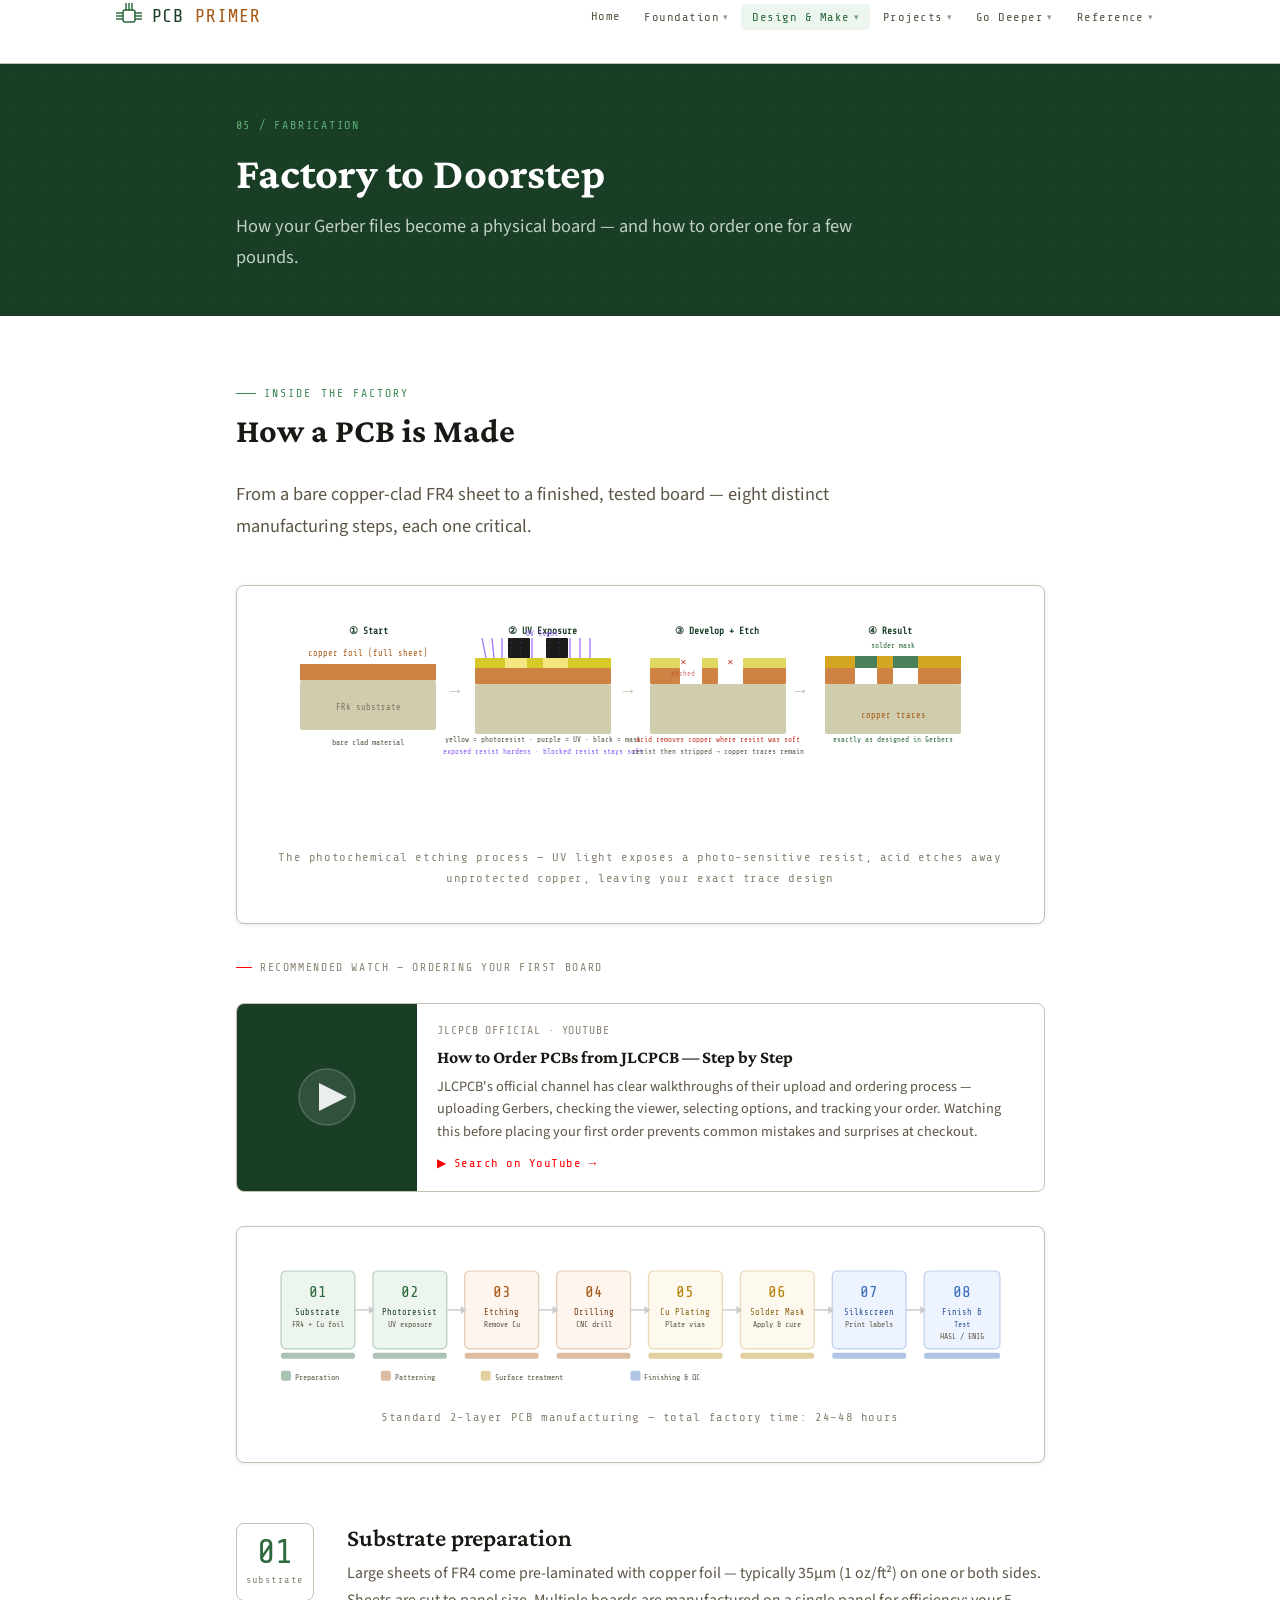
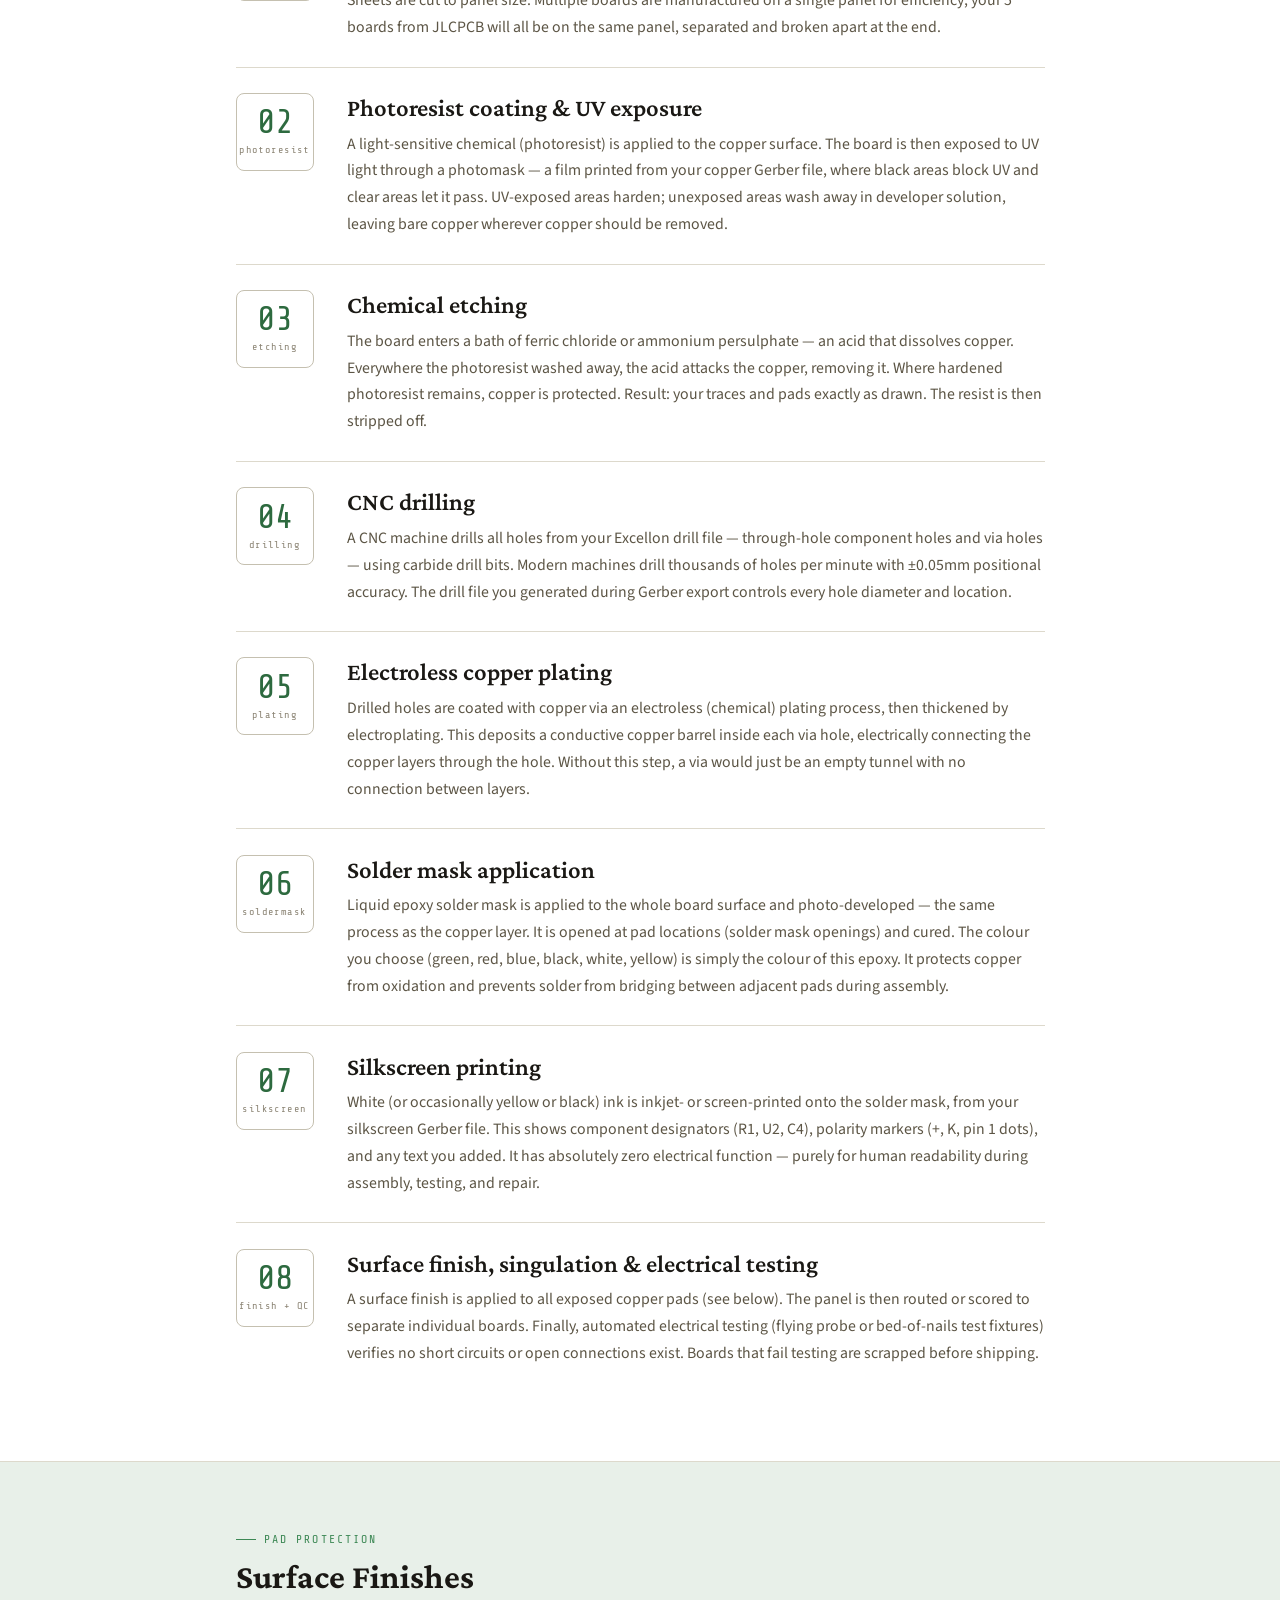
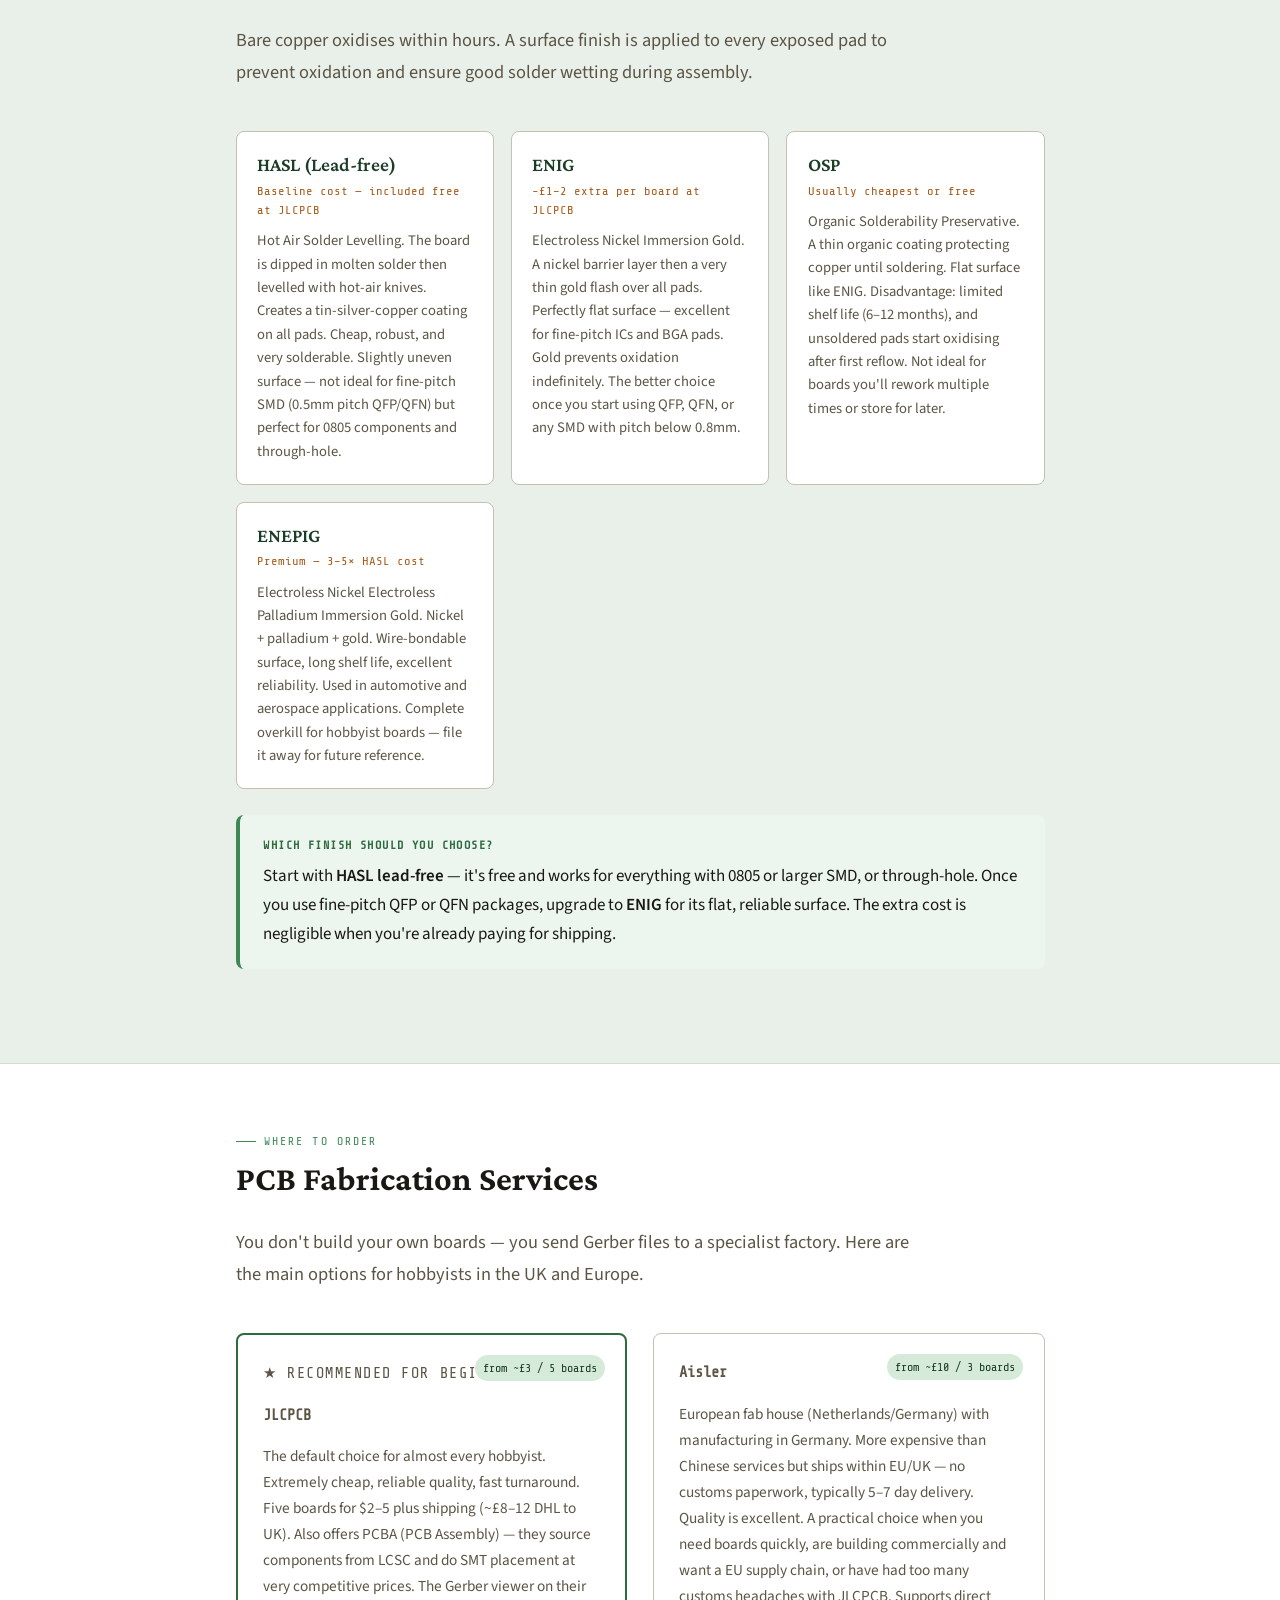
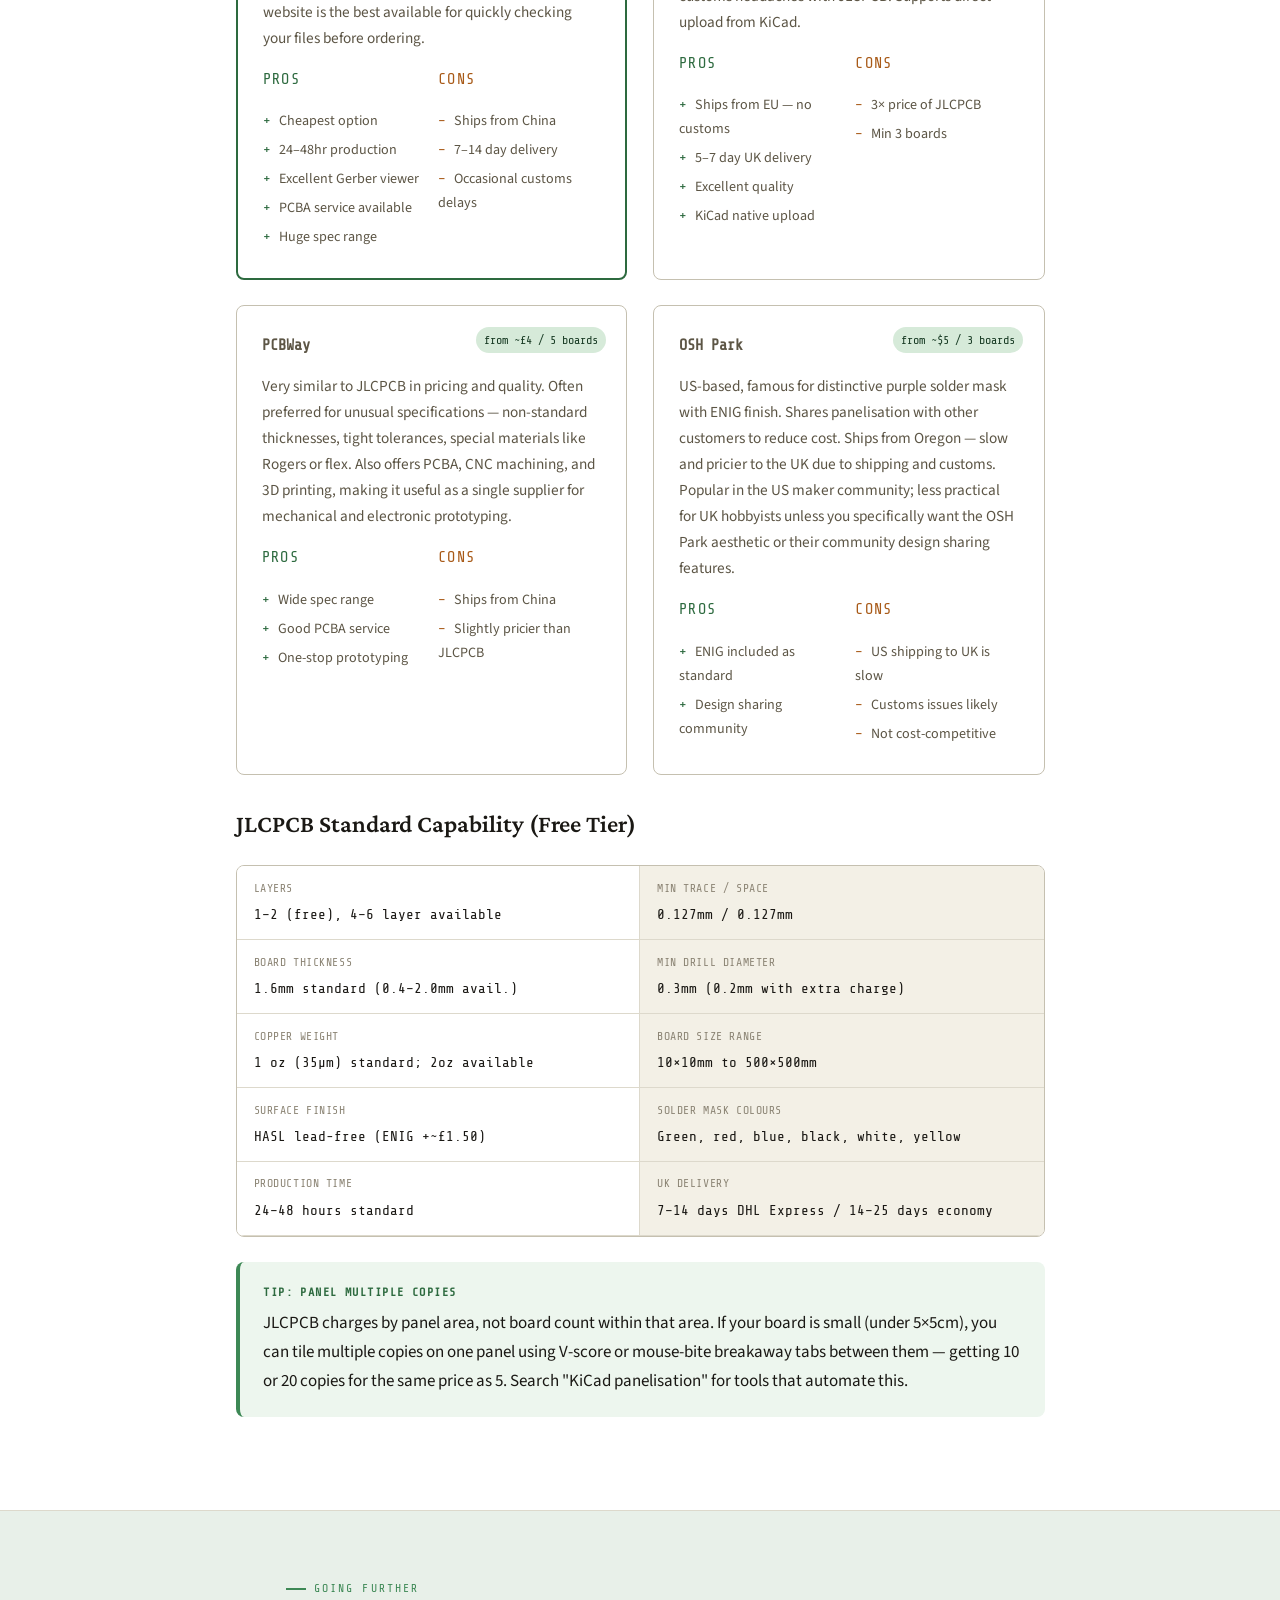
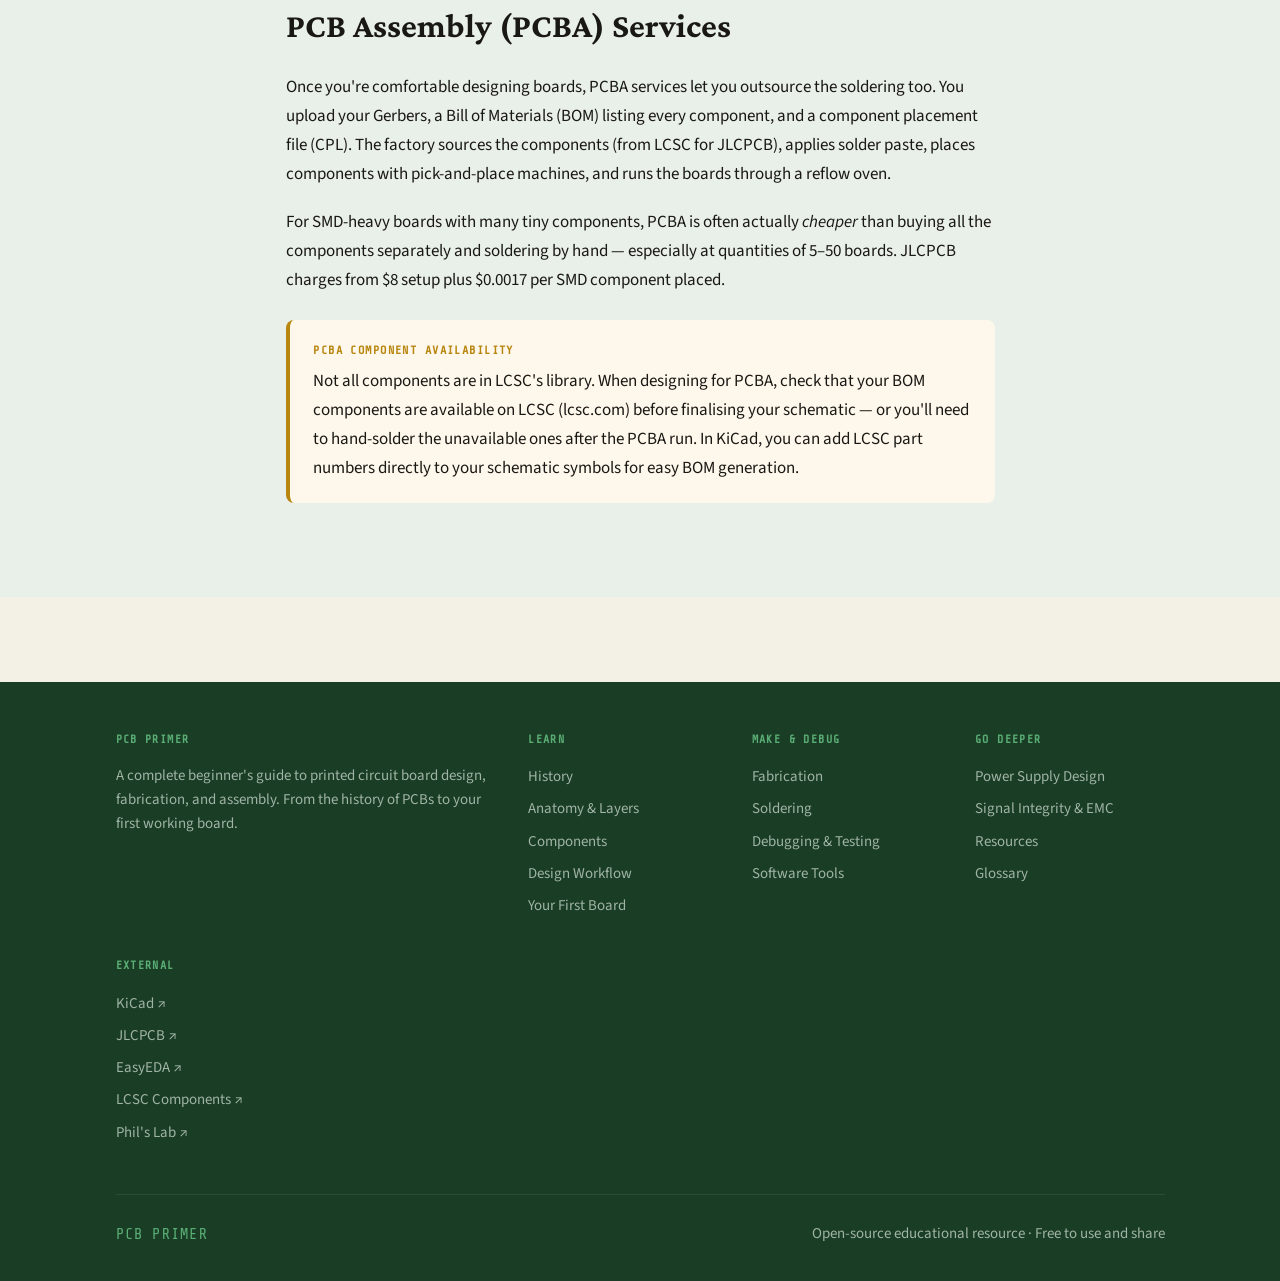
<file: fabrication.html>
<!DOCTYPE html>
<html lang="en">
<head>
  <meta charset="UTF-8">
  <meta name="viewport" content="width=device-width, initial-scale=1.0">
  <title>PCB Fabrication — PCB Primer</title>
  <meta name="description" content="How PCBs are manufactured: etching, drilling, plating, surface finishes. How to order from JLCPCB, PCBWay, and Aisler.">
  <link rel="stylesheet" href="css/main.css">
  <style>
    .process-step-row {
      display: grid;
      grid-template-columns: 86px 1fr;
      gap: 1.5rem;
      padding: 1.5rem 0;
      border-bottom: 1px solid var(--border-light);
      align-items: start;
    }
    .process-step-row:last-child { border-bottom: none; }
    .step-badge {
      background: var(--bg-card);
      border: 1px solid var(--border);
      border-radius: 8px;
      width: 78px; height: 78px;
      display: flex;
      flex-direction: column;
      align-items: center;
      justify-content: center;
      flex-shrink: 0;
    }
    .step-badge .big-num { font-family: var(--font-mono); font-size: 2rem; color: var(--green); line-height: 1; }
    .step-badge .step-tag { font-family: var(--font-mono); font-size: 0.6rem; color: var(--text-light); letter-spacing: 0.04em; margin-top: 2px; }
    .process-step-row h3 { margin-bottom: 0.4rem; }
    .process-step-row p { font-size: 0.93rem; color: var(--text-muted); }
    @media(max-width:480px){
      .process-step-row { grid-template-columns: 1fr; }
      .step-badge { flex-direction: row; width: auto; height: auto; padding: 0.5rem 1rem; gap: 0.8rem; }
    }
    .fab-card {
      background: var(--bg-card);
      border: 1px solid var(--border);
      border-radius: 8px;
      padding: 1.5rem;
      position: relative;
    }
    .fab-recommended { border-color: var(--green); border-width: 2px; }
    .fab-rec-label {
      font-family: var(--font-mono);
      font-size: 0.65rem;
      letter-spacing: 0.1em;
      text-transform: uppercase;
      color: var(--green);
      margin-bottom: 0.8rem;
    }
    .fab-logo { font-family: var(--font-mono); font-size: 1.15rem; font-weight: 700; color: var(--green-deep); margin-bottom: 0.4rem; }
    .fab-price-tag {
      position: absolute; top: 1.2rem; right: 1.2rem;
      font-family: var(--font-mono); font-size: 0.7rem;
      background: var(--green-pale); color: var(--green-deep);
      padding: 3px 8px; border-radius: 20px;
    }
    .fab-card p { font-size: 0.9rem; color: var(--text-muted); margin-bottom: 0.9rem; }
    .pros-cons { display: grid; grid-template-columns: 1fr 1fr; gap: 0.8rem; margin-top: 0.5rem; }
    .pros-cons ul { list-style: none; padding: 0; }
    .pros-cons li { padding: 2px 0; font-size: 0.83rem; color: var(--text-muted); }
    .pros li::before { content: '+ '; font-family: var(--font-mono); color: var(--green); }
    .cons li::before { content: '− '; font-family: var(--font-mono); color: var(--copper); }
    .pc-head { font-family: var(--font-mono); font-size: 0.68rem; letter-spacing: 0.08em; margin-bottom: 0.4rem; }
    .finish-grid { display: grid; grid-template-columns: repeat(auto-fit, minmax(200px, 1fr)); gap: 1rem; margin: 1.5rem 0; }
    .finish-card { background: var(--bg-card); border: 1px solid var(--border); border-radius: 8px; padding: 1.2rem; }
    .finish-card h4 { color: var(--green-deep); margin-bottom: 0.3rem; }
    .finish-card .finish-cost { font-family: var(--font-mono); font-size: 0.72rem; color: var(--copper); margin-bottom: 0.5rem; }
    .finish-card p { font-size: 0.86rem; color: var(--text-muted); margin: 0; line-height: 1.6; }
    .spec-grid { display: grid; grid-template-columns: 1fr 1fr; gap: 0; border: 1px solid var(--border); border-radius: 8px; overflow: hidden; margin: 1.5rem 0; }
    .spec-cell { padding: 0.75rem 1rem; border-bottom: 1px solid var(--border-light); }
    .spec-cell:nth-child(odd) { border-right: 1px solid var(--border-light); background: var(--bg-card); }
    .spec-cell:nth-child(even) { background: var(--bg); }
    .spec-cell .s-label { font-family: var(--font-mono); font-size: 0.68rem; color: var(--text-light); letter-spacing: 0.05em; margin-bottom: 0.2rem; text-transform: uppercase; }
    .spec-cell .s-val { font-family: var(--font-mono); font-size: 0.84rem; color: var(--text); }
    @media(max-width:480px){ .spec-grid,.pros-cons { grid-template-columns: 1fr; } }
  </style>
</head>
<body>

  <div class="page-header">
    <div class="container">
      <p class="page-label">05 / Fabrication</p>
      <h1>Factory to Doorstep</h1>
      <p>How your Gerber files become a physical board — and how to order one for a few pounds.</p>
    </div>
  </div>

  <!-- MANUFACTURING PROCESS DIAGRAM -->
  <section class="section section--white">
    <div class="container">
      <p class="section-label">Inside the factory</p>
      <h2 class="section-title">How a PCB is Made</h2>
      <p class="section-intro">From a bare copper-clad FR4 sheet to a finished, tested board — eight distinct manufacturing steps, each one critical.</p>

      <!-- UV / Etching process cross-section diagram -->
      <div class="diagram-wrap">
        <svg viewBox="0 0 700 210" fill="none" xmlns="http://www.w3.org/2000/svg" style="width:100%;max-width:700px">
          <!-- 4 stages: substrate, photoresist+UV, develop+etch, result -->
          <!-- Stage labels at top -->
          <text x="78"  y="14" text-anchor="middle" font-family="'Share Tech Mono',monospace" font-size="9.5" fill="#1a3d26" font-weight="600">① Start</text>
          <text x="252" y="14" text-anchor="middle" font-family="'Share Tech Mono',monospace" font-size="9.5" fill="#1a3d26" font-weight="600">② UV Exposure</text>
          <text x="427" y="14" text-anchor="middle" font-family="'Share Tech Mono',monospace" font-size="9.5" fill="#1a3d26" font-weight="600">③ Develop + Etch</text>
          <text x="600" y="14" text-anchor="middle" font-family="'Share Tech Mono',monospace" font-size="9.5" fill="#1a3d26" font-weight="600">④ Result</text>

          <!-- ===== STAGE 1: FR4 + copper ===== -->
          <!-- FR4 substrate -->
          <rect x="10" y="60" width="136" height="50" rx="2" fill="#c8c3a0" opacity="0.85"/>
          <text x="78" y="90" text-anchor="middle" font-family="'Share Tech Mono',monospace" font-size="8.5" fill="#7a755e">FR4 substrate</text>
          <!-- Copper layer on top -->
          <rect x="10" y="44" width="136" height="16" rx="1" fill="#c97530" opacity="0.9"/>
          <text x="78" y="36" text-anchor="middle" font-family="'Share Tech Mono',monospace" font-size="8.5" fill="#a85a18">copper foil (full sheet)</text>
          <text x="78" y="125" text-anchor="middle" font-family="'Share Tech Mono',monospace" font-size="8" fill="#5c5545">bare clad material</text>

          <!-- Arrow 1→2 -->
          <text x="165" y="76" text-anchor="middle" font-family="'Share Tech Mono',monospace" font-size="18" fill="#c8c0b0">→</text>

          <!-- ===== STAGE 2: UV exposure through mask ===== -->
          <!-- UV rays from above (blue-violet lines) -->
          <line x1="192" y1="18" x2="196" y2="38" stroke="#8b5cf6" stroke-width="1.2" opacity="0.9"/>
          <line x1="202" y1="18" x2="204" y2="38" stroke="#8b5cf6" stroke-width="1.2" opacity="0.9"/>
          <line x1="212" y1="18" x2="212" y2="38" stroke="#8b5cf6" stroke-width="1.2" opacity="0.9"/>
          <!-- Blocked: black mask sections -->
          <rect x="218" y="18" width="22" height="20" rx="1" fill="#1a1a1a"/><!-- mask block -->
          <rect x="256" y="18" width="22" height="20" rx="1" fill="#1a1a1a"/><!-- mask block -->
          <line x1="222" y1="18" x2="220" y2="38" stroke="#8b5cf6" stroke-width="1.2" opacity="0.2" stroke-dasharray="2 2"/><!-- blocked -->
          <line x1="232" y1="18" x2="230" y2="38" stroke="#8b5cf6" stroke-width="1.2" opacity="0.2" stroke-dasharray="2 2"/><!-- blocked -->
          <line x1="260" y1="18" x2="258" y2="38" stroke="#8b5cf6" stroke-width="1.2" opacity="0.2" stroke-dasharray="2 2"/><!-- blocked -->
          <line x1="270" y1="18" x2="268" y2="38" stroke="#8b5cf6" stroke-width="1.2" opacity="0.2" stroke-dasharray="2 2"/><!-- blocked -->
          <!-- Clear areas -->
          <line x1="242" y1="18" x2="242" y2="38" stroke="#8b5cf6" stroke-width="1.2" opacity="0.9"/>
          <line x1="280" y1="18" x2="280" y2="38" stroke="#8b5cf6" stroke-width="1.2" opacity="0.9"/>
          <line x1="290" y1="18" x2="290" y2="38" stroke="#8b5cf6" stroke-width="1.2" opacity="0.9"/>
          <line x1="300" y1="18" x2="300" y2="38" stroke="#8b5cf6" stroke-width="1.2" opacity="0.9"/>
          <!-- Photomask label -->
          <text x="252" y="16" text-anchor="middle" font-family="'Share Tech Mono',monospace" font-size="7.5" fill="#8b5cf6">UV light</text>
          <!-- Photoresist layer (yellow) - hardened where UV hit, soft where blocked -->
          <rect x="185" y="38" width="136" height="10" rx="1" fill="#f0e060" opacity="0.8"/>
          <!-- Hard sections (where UV hit) - slightly different shade -->
          <rect x="185" y="38" width="30" height="10" rx="0" fill="#d4c820" opacity="0.9"/><!-- hard: exposed -->
          <rect x="237" y="38" width="16" height="10" rx="0" fill="#d4c820" opacity="0.9"/><!-- hard: exposed -->
          <rect x="278" y="38" width="43" height="10" rx="0" fill="#d4c820" opacity="0.9"/><!-- hard: exposed -->
          <!-- Copper -->
          <rect x="185" y="48" width="136" height="16" rx="1" fill="#c97530" opacity="0.9"/>
          <!-- FR4 -->
          <rect x="185" y="64" width="136" height="50" rx="2" fill="#c8c3a0" opacity="0.85"/>
          <text x="253" y="122" text-anchor="middle" font-family="'Share Tech Mono',monospace" font-size="7.5" fill="#5c5545">yellow = photoresist · purple = UV · black = mask</text>
          <text x="253" y="134" text-anchor="middle" font-family="'Share Tech Mono',monospace" font-size="7.5" fill="#8b5cf6">exposed resist hardens · blocked resist stays soft</text>

          <!-- Arrow 2→3 -->
          <text x="338" y="76" text-anchor="middle" font-family="'Share Tech Mono',monospace" font-size="18" fill="#c8c0b0">→</text>

          <!-- ===== STAGE 3: Develop + Etch ===== -->
          <!-- Copper remains only where resist was hard (protected) -->
          <!-- FR4 -->
          <rect x="360" y="64" width="136" height="50" rx="2" fill="#c8c3a0" opacity="0.85"/>
          <!-- Copper traces (where resist protected) -->
          <rect x="360" y="48" width="30" height="16" rx="1" fill="#c97530" opacity="0.9"/><!-- trace A -->
          <rect x="412" y="48" width="16" height="16" rx="1" fill="#c97530" opacity="0.9"/><!-- trace B -->
          <rect x="453" y="48" width="43" height="16" rx="1" fill="#c97530" opacity="0.9"/><!-- trace C -->
          <!-- Remaining resist on top of traces -->
          <rect x="360" y="38" width="30" height="10" rx="0" fill="#d4c820" opacity="0.7"/>
          <rect x="412" y="38" width="16" height="10" rx="0" fill="#d4c820" opacity="0.7"/>
          <rect x="453" y="38" width="43" height="10" rx="0" fill="#d4c820" opacity="0.7"/>
          <!-- Acid etchant droplets where copper was removed -->
          <text x="393" y="45" text-anchor="middle" font-family="'Share Tech Mono',monospace" font-size="8" fill="#c0392b">✕</text>
          <text x="440" y="45" text-anchor="middle" font-family="'Share Tech Mono',monospace" font-size="8" fill="#c0392b">✕</text>
          <text x="393" y="56" text-anchor="middle" font-family="'Share Tech Mono',monospace" font-size="7" fill="#c0392b" opacity="0.7">etched</text>
          <text x="428" y="122" text-anchor="middle" font-family="'Share Tech Mono',monospace" font-size="7.5" fill="#c0392b">acid removes copper where resist was soft</text>
          <text x="428" y="134" text-anchor="middle" font-family="'Share Tech Mono',monospace" font-size="7.5" fill="#5c5545">resist then stripped → copper traces remain</text>

          <!-- Arrow 3→4 -->
          <text x="510" y="76" text-anchor="middle" font-family="'Share Tech Mono',monospace" font-size="18" fill="#c8c0b0">→</text>

          <!-- ===== STAGE 4: Final result ===== -->
          <!-- FR4 -->
          <rect x="535" y="64" width="136" height="50" rx="2" fill="#c8c3a0" opacity="0.85"/>
          <!-- Copper traces only -->
          <rect x="535" y="48" width="30" height="16" rx="1" fill="#c97530" opacity="0.9"/>
          <rect x="587" y="48" width="16" height="16" rx="1" fill="#c97530" opacity="0.9"/>
          <rect x="628" y="48" width="43" height="16" rx="1" fill="#c97530" opacity="0.9"/>
          <!-- Solder mask over traces -->
          <rect x="535" y="36" width="136" height="12" rx="1" fill="#2d6a3f" opacity="0.85"/>
          <!-- Openings in mask (pads) -->
          <rect x="535" y="36" width="30" height="12" fill="#d4a520"/>
          <rect x="587" y="36" width="16" height="12" fill="#d4a520"/>
          <rect x="628" y="36" width="43" height="12" fill="#d4a520"/>
          <!-- Labels -->
          <text x="603" y="28" text-anchor="middle" font-family="'Share Tech Mono',monospace" font-size="7.5" fill="#2d6a3f">solder mask</text>
          <text x="603" y="98" text-anchor="middle" font-family="'Share Tech Mono',monospace" font-size="8.5" fill="#a85a18">copper traces</text>
          <text x="603" y="122" text-anchor="middle" font-family="'Share Tech Mono',monospace" font-size="7.5" fill="#2d6a3f">exactly as designed in Gerbers</text>
        </svg>
        <p class="diagram-caption">The photochemical etching process — UV light exposes a photo-sensitive resist, acid etches away unprotected copper, leaving your exact trace design</p>
      </div>

      <p class="video-section-label">Recommended watch — ordering your first board</p>
      <a href="https://www.youtube.com/results?search_query=JLCPCB+how+to+order+PCB+tutorial" target="_blank" rel="noopener" class="video-card">
        <div class="video-thumb" style="background:#1a3d26;display:flex;align-items:center;justify-content:center;">
          <svg width="60" height="60" viewBox="0 0 60 60" fill="none"><circle cx="30" cy="30" r="28" fill="rgba(255,255,255,0.1)" stroke="rgba(255,255,255,0.2)" stroke-width="1.5"/><polygon points="22,16 50,30 22,44" fill="white" opacity="0.9"/></svg>
          <div class="video-play" style="display:none"></div>
        </div>
        <div class="video-info">
          <p class="video-channel">JLCPCB Official · YouTube</p>
          <p class="video-title">How to Order PCBs from JLCPCB — Step by Step</p>
          <p class="video-desc">JLCPCB's official channel has clear walkthroughs of their upload and ordering process — uploading Gerbers, checking the viewer, selecting options, and tracking your order. Watching this before placing your first order prevents common mistakes and surprises at checkout.</p>
          <span class="video-cta">▶ Search on YouTube →</span>
        </div>
      </a>

      <!-- Process flow diagram: 8 steps in a clear row, all text well-separated -->
      <div class="diagram-wrap">
        <svg viewBox="0 0 740 130" fill="none" xmlns="http://www.w3.org/2000/svg" style="width:100%;max-width:740px">
          <!-- Step box dimensions: width=74, gap=18, start x=10 -->
          <!-- Centers at: 47, 139, 231, 323, 415, 507, 599, 691 -->

          <!-- Phase colour bands at bottom -->
          <rect x="10"  y="92" width="74"  height="6" rx="2" fill="rgba(45,106,63,0.4)"/>
          <rect x="102" y="92" width="74"  height="6" rx="2" fill="rgba(45,106,63,0.4)"/>
          <rect x="194" y="92" width="74"  height="6" rx="2" fill="rgba(168,90,24,0.4)"/>
          <rect x="286" y="92" width="74"  height="6" rx="2" fill="rgba(168,90,24,0.4)"/>
          <rect x="378" y="92" width="74"  height="6" rx="2" fill="rgba(184,134,15,0.4)"/>
          <rect x="470" y="92" width="74"  height="6" rx="2" fill="rgba(184,134,15,0.4)"/>
          <rect x="562" y="92" width="74"  height="6" rx="2" fill="rgba(58,111,184,0.4)"/>
          <rect x="654" y="92" width="76"  height="6" rx="2" fill="rgba(58,111,184,0.4)"/>

          <!-- Step boxes -->
          <rect x="10"  y="10" width="74" height="78" rx="5" fill="#edf6ee" stroke="rgba(45,106,63,0.3)"  stroke-width="1.2"/>
          <rect x="102" y="10" width="74" height="78" rx="5" fill="#edf6ee" stroke="rgba(45,106,63,0.3)"  stroke-width="1.2"/>
          <rect x="194" y="10" width="74" height="78" rx="5" fill="#fdf5ee" stroke="rgba(168,90,24,0.3)"  stroke-width="1.2"/>
          <rect x="286" y="10" width="74" height="78" rx="5" fill="#fdf5ee" stroke="rgba(168,90,24,0.3)"  stroke-width="1.2"/>
          <rect x="378" y="10" width="74" height="78" rx="5" fill="#fdf9ee" stroke="rgba(184,134,15,0.3)" stroke-width="1.2"/>
          <rect x="470" y="10" width="74" height="78" rx="5" fill="#fdf9ee" stroke="rgba(184,134,15,0.3)" stroke-width="1.2"/>
          <rect x="562" y="10" width="74" height="78" rx="5" fill="#eef4ff" stroke="rgba(58,111,184,0.3)" stroke-width="1.2"/>
          <rect x="654" y="10" width="76" height="78" rx="5" fill="#eef4ff" stroke="rgba(58,111,184,0.3)" stroke-width="1.2"/>

          <!-- Step numbers -->
          <text x="47"  y="36" text-anchor="middle" font-family="'Share Tech Mono',monospace" font-size="16" fill="#2d6a3f">01</text>
          <text x="139" y="36" text-anchor="middle" font-family="'Share Tech Mono',monospace" font-size="16" fill="#2d6a3f">02</text>
          <text x="231" y="36" text-anchor="middle" font-family="'Share Tech Mono',monospace" font-size="16" fill="#a85a18">03</text>
          <text x="323" y="36" text-anchor="middle" font-family="'Share Tech Mono',monospace" font-size="16" fill="#a85a18">04</text>
          <text x="415" y="36" text-anchor="middle" font-family="'Share Tech Mono',monospace" font-size="16" fill="#b5820a">05</text>
          <text x="507" y="36" text-anchor="middle" font-family="'Share Tech Mono',monospace" font-size="16" fill="#b5820a">06</text>
          <text x="599" y="36" text-anchor="middle" font-family="'Share Tech Mono',monospace" font-size="16" fill="#3a6fb8">07</text>
          <text x="692" y="36" text-anchor="middle" font-family="'Share Tech Mono',monospace" font-size="16" fill="#3a6fb8">08</text>

          <!-- Step names (line 1) -->
          <text x="47"  y="54" text-anchor="middle" font-family="'Share Tech Mono',monospace" font-size="8.5" fill="#1a3d26">Substrate</text>
          <text x="139" y="54" text-anchor="middle" font-family="'Share Tech Mono',monospace" font-size="8.5" fill="#1a3d26">Photoresist</text>
          <text x="231" y="54" text-anchor="middle" font-family="'Share Tech Mono',monospace" font-size="8.5" fill="#7a3a10">Etching</text>
          <text x="323" y="54" text-anchor="middle" font-family="'Share Tech Mono',monospace" font-size="8.5" fill="#7a3a10">Drilling</text>
          <text x="415" y="54" text-anchor="middle" font-family="'Share Tech Mono',monospace" font-size="8.5" fill="#8a6010">Cu Plating</text>
          <text x="507" y="54" text-anchor="middle" font-family="'Share Tech Mono',monospace" font-size="8.5" fill="#8a6010">Solder Mask</text>
          <text x="599" y="54" text-anchor="middle" font-family="'Share Tech Mono',monospace" font-size="8.5" fill="#2a5090">Silkscreen</text>
          <text x="692" y="54" text-anchor="middle" font-family="'Share Tech Mono',monospace" font-size="8.5" fill="#2a5090">Finish &amp;</text>

          <!-- Step names (line 2) -->
          <text x="47"  y="66" text-anchor="middle" font-family="'Share Tech Mono',monospace" font-size="8" fill="#5c5545">FR4 + Cu foil</text>
          <text x="139" y="66" text-anchor="middle" font-family="'Share Tech Mono',monospace" font-size="8" fill="#5c5545">UV exposure</text>
          <text x="231" y="66" text-anchor="middle" font-family="'Share Tech Mono',monospace" font-size="8" fill="#5c5545">Remove Cu</text>
          <text x="323" y="66" text-anchor="middle" font-family="'Share Tech Mono',monospace" font-size="8" fill="#5c5545">CNC drill</text>
          <text x="415" y="66" text-anchor="middle" font-family="'Share Tech Mono',monospace" font-size="8" fill="#5c5545">Plate vias</text>
          <text x="507" y="66" text-anchor="middle" font-family="'Share Tech Mono',monospace" font-size="8" fill="#5c5545">Apply &amp; cure</text>
          <text x="599" y="66" text-anchor="middle" font-family="'Share Tech Mono',monospace" font-size="8" fill="#5c5545">Print labels</text>
          <text x="692" y="66" text-anchor="middle" font-family="'Share Tech Mono',monospace" font-size="8" fill="#2a5090">Test</text>
          <text x="692" y="78" text-anchor="middle" font-family="'Share Tech Mono',monospace" font-size="8" fill="#5c5545">HASL / ENIG</text>

          <!-- Arrows between steps -->
          <line x1="84"  y1="49" x2="100"  y2="49" stroke="#ccc" stroke-width="1.5"/>
          <polygon points="98,45 104,49 98,53" fill="#ccc"/>
          <line x1="176" y1="49" x2="192"  y2="49" stroke="#ccc" stroke-width="1.5"/>
          <polygon points="190,45 196,49 190,53" fill="#ccc"/>
          <line x1="268" y1="49" x2="284"  y2="49" stroke="#ccc" stroke-width="1.5"/>
          <polygon points="282,45 288,49 282,53" fill="#ccc"/>
          <line x1="360" y1="49" x2="376"  y2="49" stroke="#ccc" stroke-width="1.5"/>
          <polygon points="374,45 380,49 374,53" fill="#ccc"/>
          <line x1="452" y1="49" x2="468"  y2="49" stroke="#ccc" stroke-width="1.5"/>
          <polygon points="466,45 472,49 466,53" fill="#ccc"/>
          <line x1="544" y1="49" x2="560"  y2="49" stroke="#ccc" stroke-width="1.5"/>
          <polygon points="558,45 564,49 558,53" fill="#ccc"/>
          <line x1="636" y1="49" x2="652"  y2="49" stroke="#ccc" stroke-width="1.5"/>
          <polygon points="650,45 656,49 650,53" fill="#ccc"/>

          <!-- Phase legend below -->
          <rect x="10"  y="110" width="10" height="10" rx="2" fill="rgba(45,106,63,0.4)"/>
          <text x="24" y="119" font-family="'Share Tech Mono',monospace" font-size="8" fill="#5c5545">Preparation</text>
          <rect x="110" y="110" width="10" height="10" rx="2" fill="rgba(168,90,24,0.4)"/>
          <text x="124" y="119" font-family="'Share Tech Mono',monospace" font-size="8" fill="#5c5545">Patterning</text>
          <rect x="210" y="110" width="10" height="10" rx="2" fill="rgba(184,134,15,0.4)"/>
          <text x="224" y="119" font-family="'Share Tech Mono',monospace" font-size="8" fill="#5c5545">Surface treatment</text>
          <rect x="360" y="110" width="10" height="10" rx="2" fill="rgba(58,111,184,0.4)"/>
          <text x="374" y="119" font-family="'Share Tech Mono',monospace" font-size="8" fill="#5c5545">Finishing &amp; QC</text>
        </svg>
        <p class="diagram-caption">Standard 2-layer PCB manufacturing — total factory time: 24–48 hours</p>
      </div>

      <div style="display:flex;flex-direction:column;gap:0">
        <div class="process-step-row reveal">
          <div class="step-badge"><span class="big-num">01</span><span class="step-tag">substrate</span></div>
          <div>
            <h3>Substrate preparation</h3>
            <p>Large sheets of FR4 come pre-laminated with copper foil — typically 35µm (1 oz/ft²) on one or both sides. Sheets are cut to panel size. Multiple boards are manufactured on a single panel for efficiency; your 5 boards from JLCPCB will all be on the same panel, separated and broken apart at the end.</p>
          </div>
        </div>
        <div class="process-step-row reveal">
          <div class="step-badge"><span class="big-num">02</span><span class="step-tag">photoresist</span></div>
          <div>
            <h3>Photoresist coating &amp; UV exposure</h3>
            <p>A light-sensitive chemical (photoresist) is applied to the copper surface. The board is then exposed to UV light through a photomask — a film printed from your copper Gerber file, where black areas block UV and clear areas let it pass. UV-exposed areas harden; unexposed areas wash away in developer solution, leaving bare copper wherever copper should be removed.</p>
          </div>
        </div>
        <div class="process-step-row reveal">
          <div class="step-badge"><span class="big-num">03</span><span class="step-tag">etching</span></div>
          <div>
            <h3>Chemical etching</h3>
            <p>The board enters a bath of ferric chloride or ammonium persulphate — an acid that dissolves copper. Everywhere the photoresist washed away, the acid attacks the copper, removing it. Where hardened photoresist remains, copper is protected. Result: your traces and pads exactly as drawn. The resist is then stripped off.</p>
          </div>
        </div>
        <div class="process-step-row reveal">
          <div class="step-badge"><span class="big-num">04</span><span class="step-tag">drilling</span></div>
          <div>
            <h3>CNC drilling</h3>
            <p>A CNC machine drills all holes from your Excellon drill file — through-hole component holes and via holes — using carbide drill bits. Modern machines drill thousands of holes per minute with ±0.05mm positional accuracy. The drill file you generated during Gerber export controls every hole diameter and location.</p>
          </div>
        </div>
        <div class="process-step-row reveal">
          <div class="step-badge"><span class="big-num">05</span><span class="step-tag">plating</span></div>
          <div>
            <h3>Electroless copper plating</h3>
            <p>Drilled holes are coated with copper via an electroless (chemical) plating process, then thickened by electroplating. This deposits a conductive copper barrel inside each via hole, electrically connecting the copper layers through the hole. Without this step, a via would just be an empty tunnel with no connection between layers.</p>
          </div>
        </div>
        <div class="process-step-row reveal">
          <div class="step-badge"><span class="big-num">06</span><span class="step-tag">soldermask</span></div>
          <div>
            <h3>Solder mask application</h3>
            <p>Liquid epoxy solder mask is applied to the whole board surface and photo-developed — the same process as the copper layer. It is opened at pad locations (solder mask openings) and cured. The colour you choose (green, red, blue, black, white, yellow) is simply the colour of this epoxy. It protects copper from oxidation and prevents solder from bridging between adjacent pads during assembly.</p>
          </div>
        </div>
        <div class="process-step-row reveal">
          <div class="step-badge"><span class="big-num">07</span><span class="step-tag">silkscreen</span></div>
          <div>
            <h3>Silkscreen printing</h3>
            <p>White (or occasionally yellow or black) ink is inkjet- or screen-printed onto the solder mask, from your silkscreen Gerber file. This shows component designators (R1, U2, C4), polarity markers (+, K, pin 1 dots), and any text you added. It has absolutely zero electrical function — purely for human readability during assembly, testing, and repair.</p>
          </div>
        </div>
        <div class="process-step-row reveal">
          <div class="step-badge"><span class="big-num">08</span><span class="step-tag">finish + QC</span></div>
          <div>
            <h3>Surface finish, singulation &amp; electrical testing</h3>
            <p>A surface finish is applied to all exposed copper pads (see below). The panel is then routed or scored to separate individual boards. Finally, automated electrical testing (flying probe or bed-of-nails test fixtures) verifies no short circuits or open connections exist. Boards that fail testing are scrapped before shipping.</p>
          </div>
        </div>
      </div>
    </div>
  </section>

  <!-- SURFACE FINISHES -->
  <section class="section section--tinted">
    <div class="container">
      <p class="section-label">Pad protection</p>
      <h2 class="section-title">Surface Finishes</h2>
      <p class="section-intro">Bare copper oxidises within hours. A surface finish is applied to every exposed pad to prevent oxidation and ensure good solder wetting during assembly.</p>

      <div class="finish-grid">
        <div class="finish-card reveal">
          <h4>HASL (Lead-free)</h4>
          <p class="finish-cost">Baseline cost — included free at JLCPCB</p>
          <p>Hot Air Solder Levelling. The board is dipped in molten solder then levelled with hot-air knives. Creates a tin-silver-copper coating on all pads. Cheap, robust, and very solderable. Slightly uneven surface — not ideal for fine-pitch SMD (0.5mm pitch QFP/QFN) but perfect for 0805 components and through-hole.</p>
        </div>
        <div class="finish-card reveal">
          <h4>ENIG</h4>
          <p class="finish-cost">~£1–2 extra per board at JLCPCB</p>
          <p>Electroless Nickel Immersion Gold. A nickel barrier layer then a very thin gold flash over all pads. Perfectly flat surface — excellent for fine-pitch ICs and BGA pads. Gold prevents oxidation indefinitely. The better choice once you start using QFP, QFN, or any SMD with pitch below 0.8mm.</p>
        </div>
        <div class="finish-card reveal">
          <h4>OSP</h4>
          <p class="finish-cost">Usually cheapest or free</p>
          <p>Organic Solderability Preservative. A thin organic coating protecting copper until soldering. Flat surface like ENIG. Disadvantage: limited shelf life (6–12 months), and unsoldered pads start oxidising after first reflow. Not ideal for boards you'll rework multiple times or store for later.</p>
        </div>
        <div class="finish-card reveal">
          <h4>ENEPIG</h4>
          <p class="finish-cost">Premium — 3–5× HASL cost</p>
          <p>Electroless Nickel Electroless Palladium Immersion Gold. Nickel + palladium + gold. Wire-bondable surface, long shelf life, excellent reliability. Used in automotive and aerospace applications. Complete overkill for hobbyist boards — file it away for future reference.</p>
        </div>
      </div>

      <div class="callout callout--tip">
        <p class="callout-title">Which finish should you choose?</p>
        <p style="margin:0">Start with <strong>HASL lead-free</strong> — it's free and works for everything with 0805 or larger SMD, or through-hole. Once you use fine-pitch QFP or QFN packages, upgrade to <strong>ENIG</strong> for its flat, reliable surface. The extra cost is negligible when you're already paying for shipping.</p>
      </div>
    </div>
  </section>

  <!-- FAB HOUSES -->
  <section class="section section--white">
    <div class="container">
      <p class="section-label">Where to order</p>
      <h2 class="section-title">PCB Fabrication Services</h2>
      <p class="section-intro">You don't build your own boards — you send Gerber files to a specialist factory. Here are the main options for hobbyists in the UK and Europe.</p>

      <div class="grid-2 stagger-children" style="margin-bottom:2rem">

        <div class="fab-card fab-recommended reveal">
          <p class="fab-rec-label">★ Recommended for beginners</p>
          <p class="fab-logo">JLCPCB</p>
          <span class="fab-price-tag">from ~£3 / 5 boards</span>
          <p>The default choice for almost every hobbyist. Extremely cheap, reliable quality, fast turnaround. Five boards for $2–5 plus shipping (~£8–12 DHL to UK). Also offers PCBA (PCB Assembly) — they source components from LCSC and do SMT placement at very competitive prices. The Gerber viewer on their website is the best available for quickly checking your files before ordering.</p>
          <div class="pros-cons">
            <div><p class="pc-head" style="color:var(--green)">PROS</p>
              <ul class="pros"><li>Cheapest option</li><li>24–48hr production</li><li>Excellent Gerber viewer</li><li>PCBA service available</li><li>Huge spec range</li></ul></div>
            <div><p class="pc-head" style="color:var(--copper)">CONS</p>
              <ul class="cons"><li>Ships from China</li><li>7–14 day delivery</li><li>Occasional customs delays</li></ul></div>
          </div>
        </div>

        <div class="fab-card reveal">
          <p class="fab-logo">Aisler</p>
          <span class="fab-price-tag">from ~£10 / 3 boards</span>
          <p>European fab house (Netherlands/Germany) with manufacturing in Germany. More expensive than Chinese services but ships within EU/UK — no customs paperwork, typically 5–7 day delivery. Quality is excellent. A practical choice when you need boards quickly, are building commercially and want a EU supply chain, or have had too many customs headaches with JLCPCB. Supports direct upload from KiCad.</p>
          <div class="pros-cons">
            <div><p class="pc-head" style="color:var(--green)">PROS</p>
              <ul class="pros"><li>Ships from EU — no customs</li><li>5–7 day UK delivery</li><li>Excellent quality</li><li>KiCad native upload</li></ul></div>
            <div><p class="pc-head" style="color:var(--copper)">CONS</p>
              <ul class="cons"><li>3× price of JLCPCB</li><li>Min 3 boards</li></ul></div>
          </div>
        </div>

        <div class="fab-card reveal">
          <p class="fab-logo">PCBWay</p>
          <span class="fab-price-tag">from ~£4 / 5 boards</span>
          <p>Very similar to JLCPCB in pricing and quality. Often preferred for unusual specifications — non-standard thicknesses, tight tolerances, special materials like Rogers or flex. Also offers PCBA, CNC machining, and 3D printing, making it useful as a single supplier for mechanical and electronic prototyping.</p>
          <div class="pros-cons">
            <div><p class="pc-head" style="color:var(--green)">PROS</p>
              <ul class="pros"><li>Wide spec range</li><li>Good PCBA service</li><li>One-stop prototyping</li></ul></div>
            <div><p class="pc-head" style="color:var(--copper)">CONS</p>
              <ul class="cons"><li>Ships from China</li><li>Slightly pricier than JLCPCB</li></ul></div>
          </div>
        </div>

        <div class="fab-card reveal">
          <p class="fab-logo">OSH Park</p>
          <span class="fab-price-tag">from ~$5 / 3 boards</span>
          <p>US-based, famous for distinctive purple solder mask with ENIG finish. Shares panelisation with other customers to reduce cost. Ships from Oregon — slow and pricier to the UK due to shipping and customs. Popular in the US maker community; less practical for UK hobbyists unless you specifically want the OSH Park aesthetic or their community design sharing features.</p>
          <div class="pros-cons">
            <div><p class="pc-head" style="color:var(--green)">PROS</p>
              <ul class="pros"><li>ENIG included as standard</li><li>Design sharing community</li></ul></div>
            <div><p class="pc-head" style="color:var(--copper)">CONS</p>
              <ul class="cons"><li>US shipping to UK is slow</li><li>Customs issues likely</li><li>Not cost-competitive</li></ul></div>
          </div>
        </div>
      </div>

      <!-- Standard specs reference -->
      <h3 style="margin-bottom:1rem">JLCPCB Standard Capability (Free Tier)</h3>
      <div class="spec-grid">
        <div class="spec-cell"><p class="s-label">Layers</p><p class="s-val">1–2 (free), 4–6 layer available</p></div>
        <div class="spec-cell"><p class="s-label">Min trace / space</p><p class="s-val">0.127mm / 0.127mm</p></div>
        <div class="spec-cell"><p class="s-label">Board thickness</p><p class="s-val">1.6mm standard (0.4–2.0mm avail.)</p></div>
        <div class="spec-cell"><p class="s-label">Min drill diameter</p><p class="s-val">0.3mm (0.2mm with extra charge)</p></div>
        <div class="spec-cell"><p class="s-label">Copper weight</p><p class="s-val">1 oz (35µm) standard; 2oz available</p></div>
        <div class="spec-cell"><p class="s-label">Board size range</p><p class="s-val">10×10mm to 500×500mm</p></div>
        <div class="spec-cell"><p class="s-label">Surface finish</p><p class="s-val">HASL lead-free (ENIG +~£1.50)</p></div>
        <div class="spec-cell"><p class="s-label">Solder mask colours</p><p class="s-val">Green, red, blue, black, white, yellow</p></div>
        <div class="spec-cell"><p class="s-label">Production time</p><p class="s-val">24–48 hours standard</p></div>
        <div class="spec-cell"><p class="s-label">UK delivery</p><p class="s-val">7–14 days DHL Express / 14–25 days economy</p></div>
      </div>

      <div class="callout callout--tip">
        <p class="callout-title">Tip: panel multiple copies</p>
        <p style="margin:0">JLCPCB charges by panel area, not board count within that area. If your board is small (under 5×5cm), you can tile multiple copies on one panel using V-score or mouse-bite breakaway tabs between them — getting 10 or 20 copies for the same price as 5. Search "KiCad panelisation" for tools that automate this.</p>
      </div>
    </div>
  </section>

  <!-- PCBA SECTION -->
  <section class="section section--tinted">
    <div class="container" style="max-width:760px">
      <p class="section-label">Going further</p>
      <h2 class="section-title">PCB Assembly (PCBA) Services</h2>
      <p>Once you're comfortable designing boards, PCBA services let you outsource the soldering too. You upload your Gerbers, a Bill of Materials (BOM) listing every component, and a component placement file (CPL). The factory sources the components (from LCSC for JLCPCB), applies solder paste, places components with pick-and-place machines, and runs the boards through a reflow oven.</p>

      <p>For SMD-heavy boards with many tiny components, PCBA is often actually <em>cheaper</em> than buying all the components separately and soldering by hand — especially at quantities of 5–50 boards. JLCPCB charges from $8 setup plus $0.0017 per SMD component placed.</p>

      <div class="callout callout--warn">
        <p class="callout-title">PCBA component availability</p>
        <p style="margin:0">Not all components are in LCSC's library. When designing for PCBA, check that your BOM components are available on LCSC (lcsc.com) before finalising your schematic — or you'll need to hand-solder the unavailable ones after the PCBA run. In KiCad, you can add LCSC part numbers directly to your schematic symbols for easy BOM generation.</p>
      </div>
    </div>
  </section>

  <script src="js/main.js"></script>
</body>
</html>
</file>
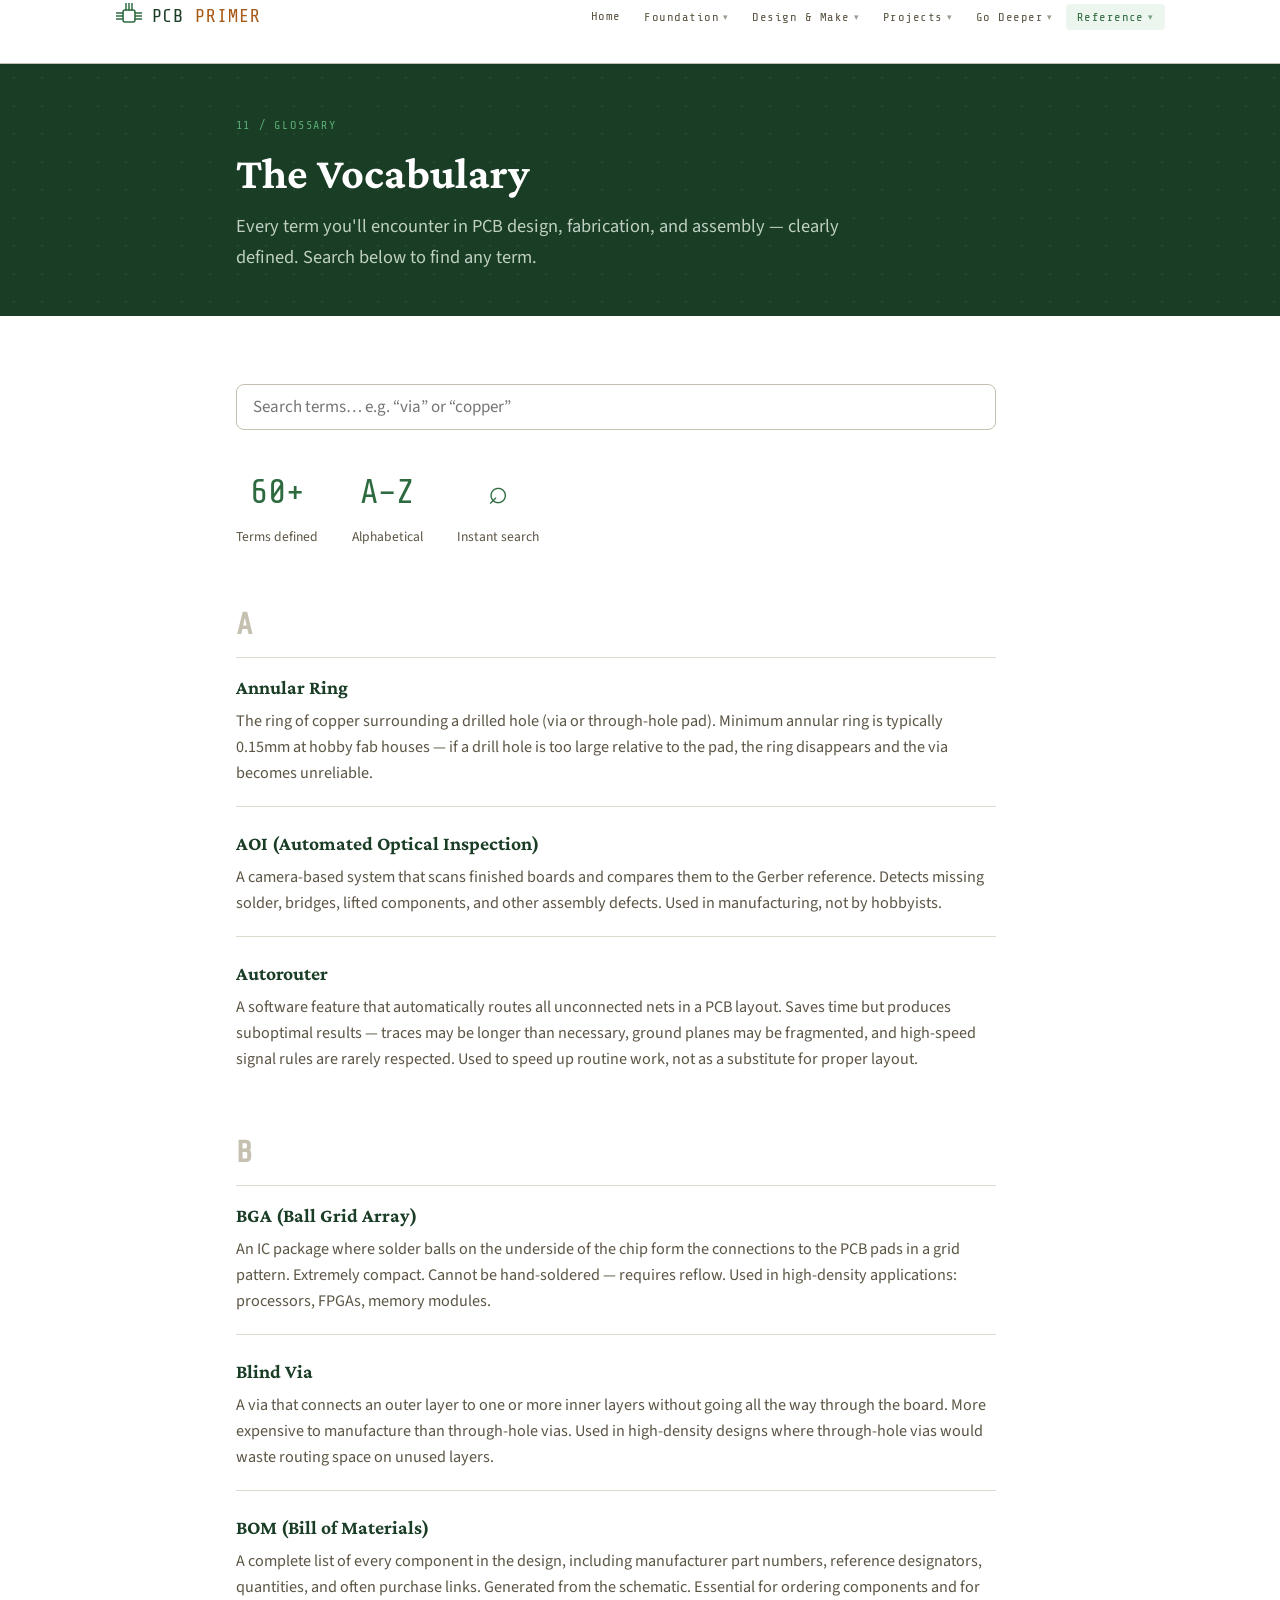
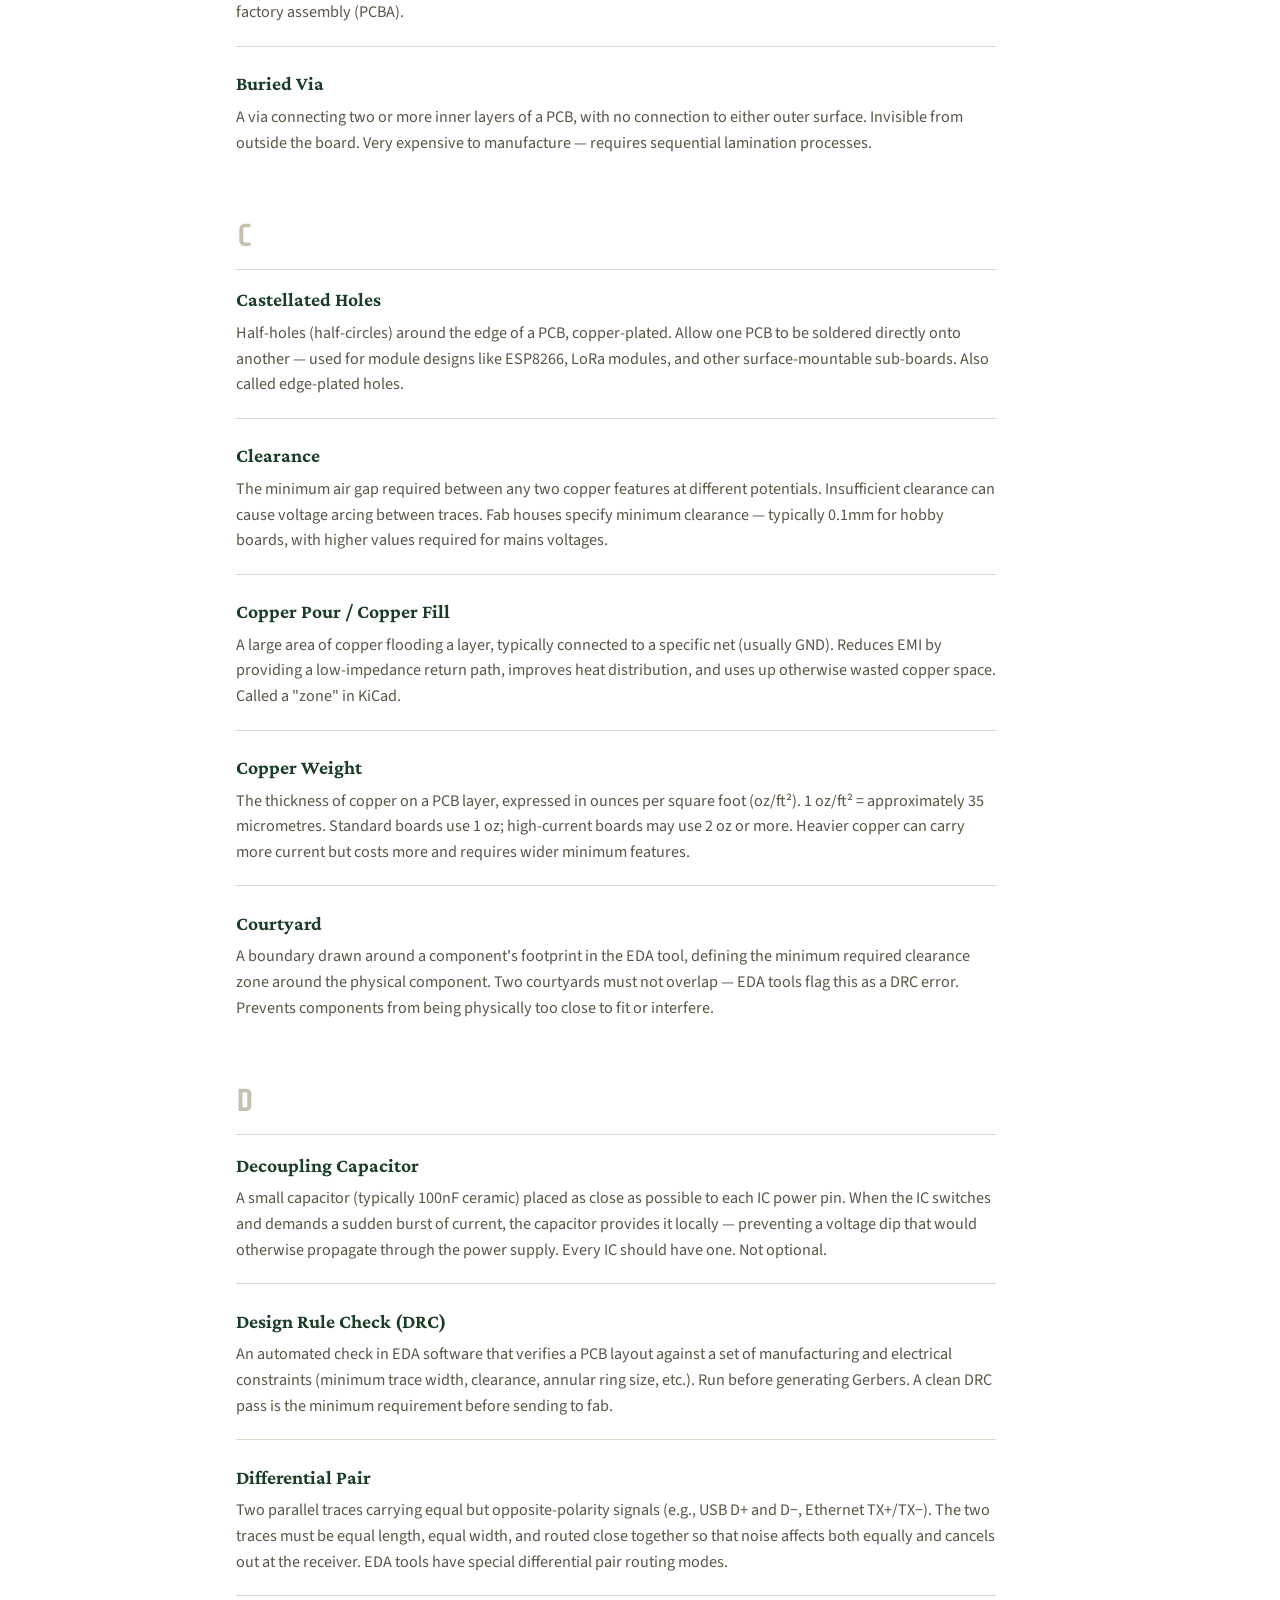
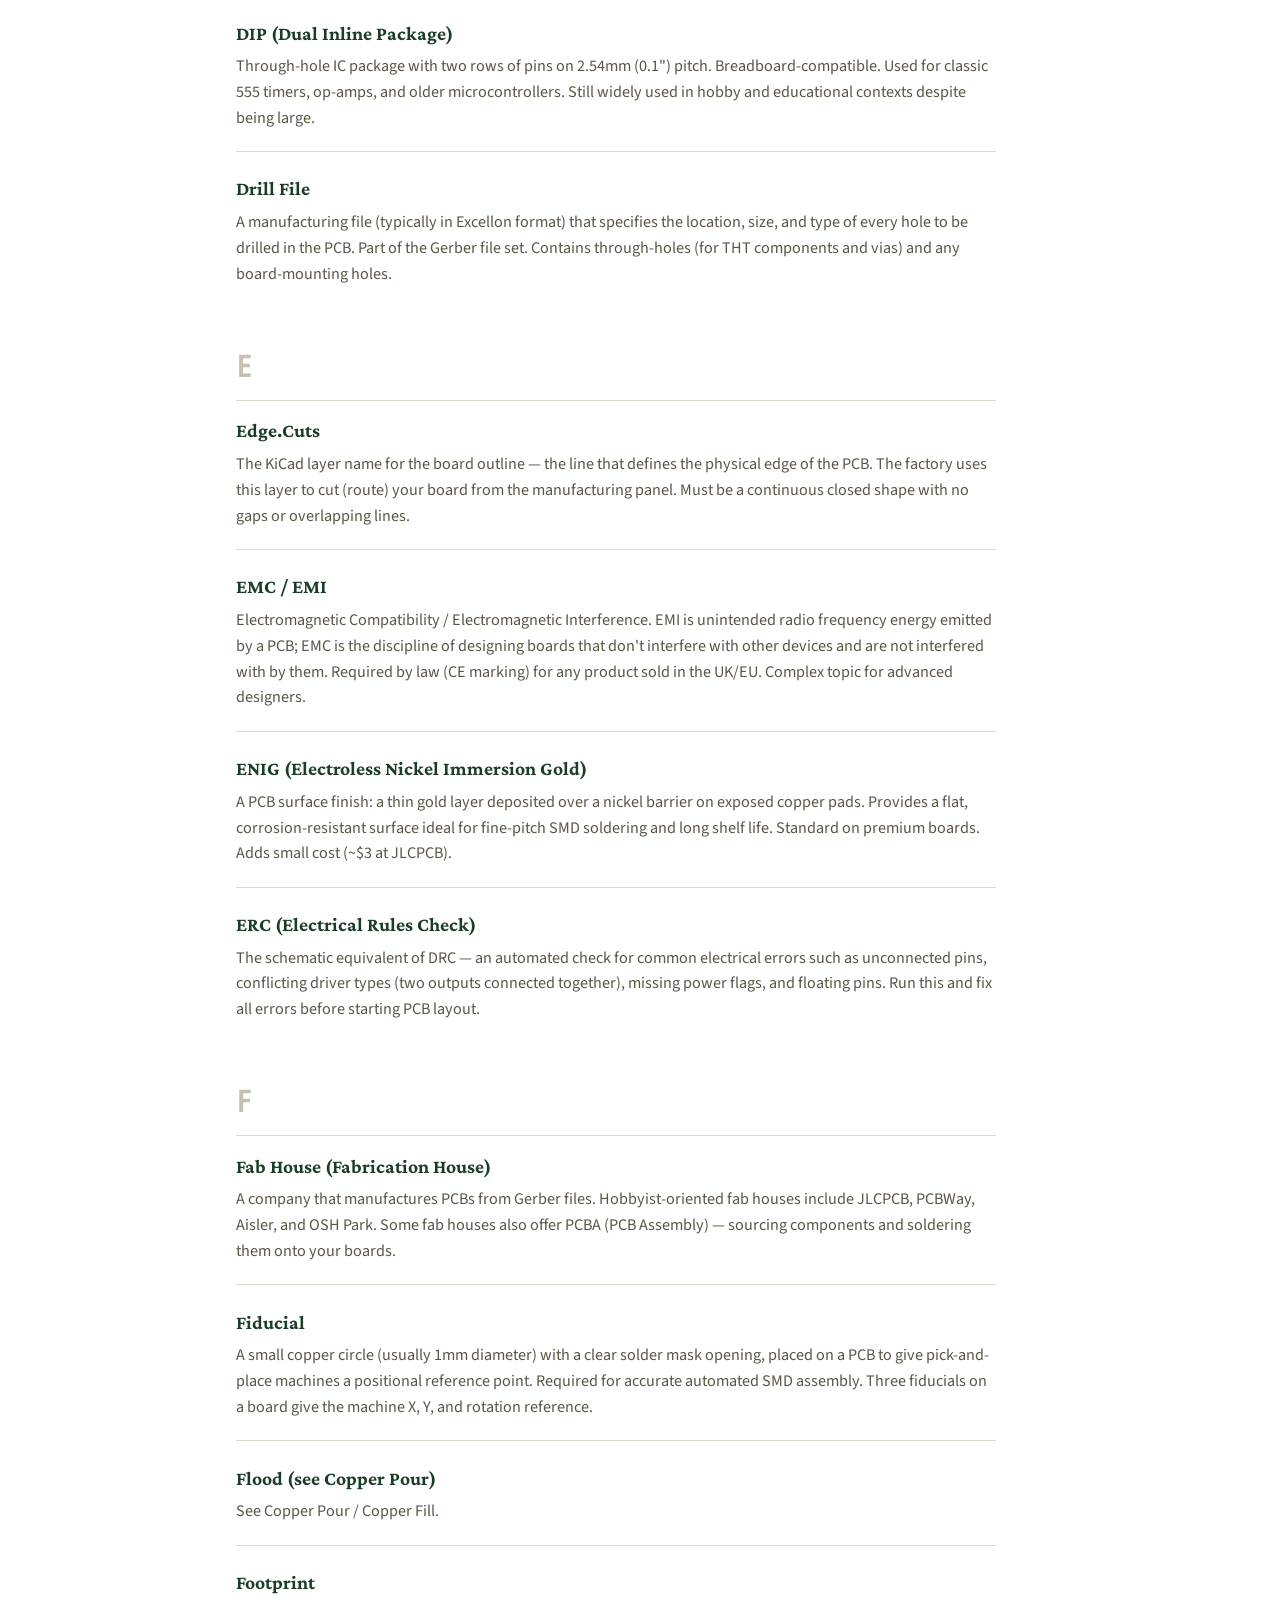
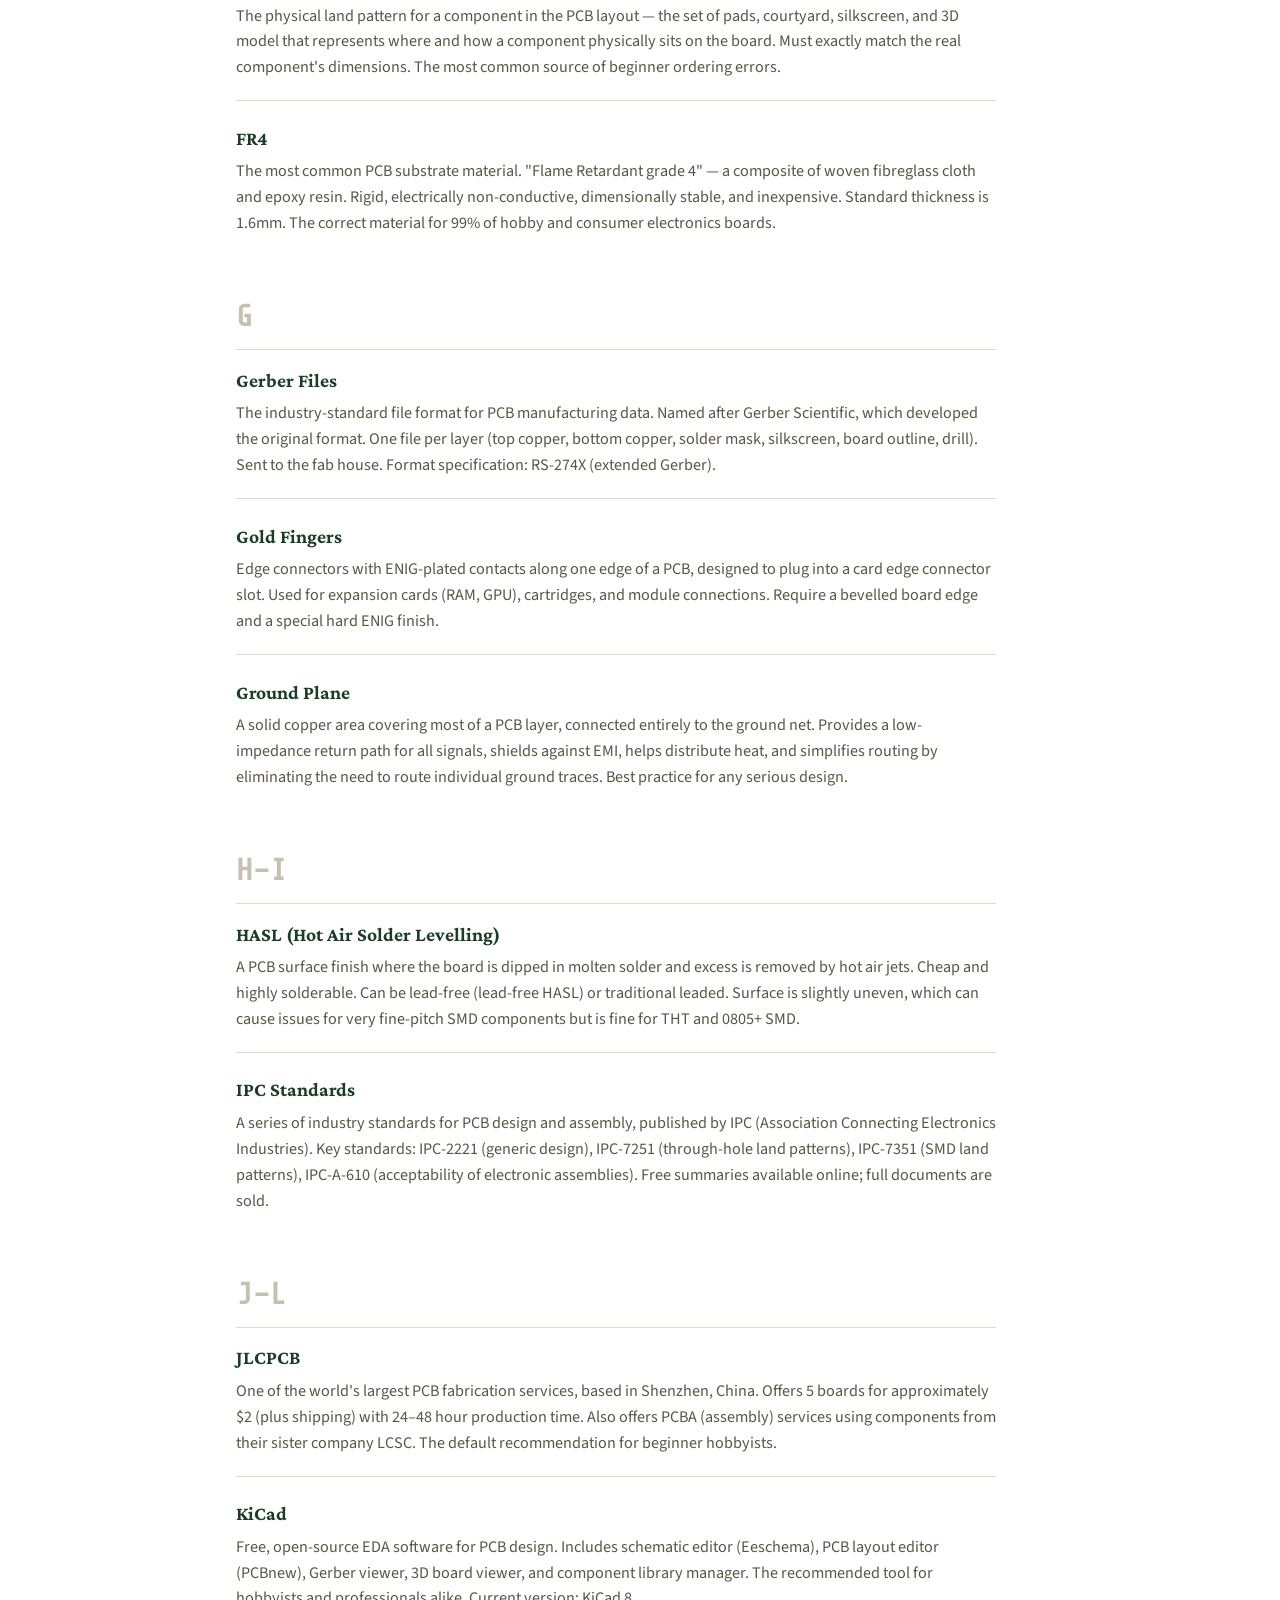
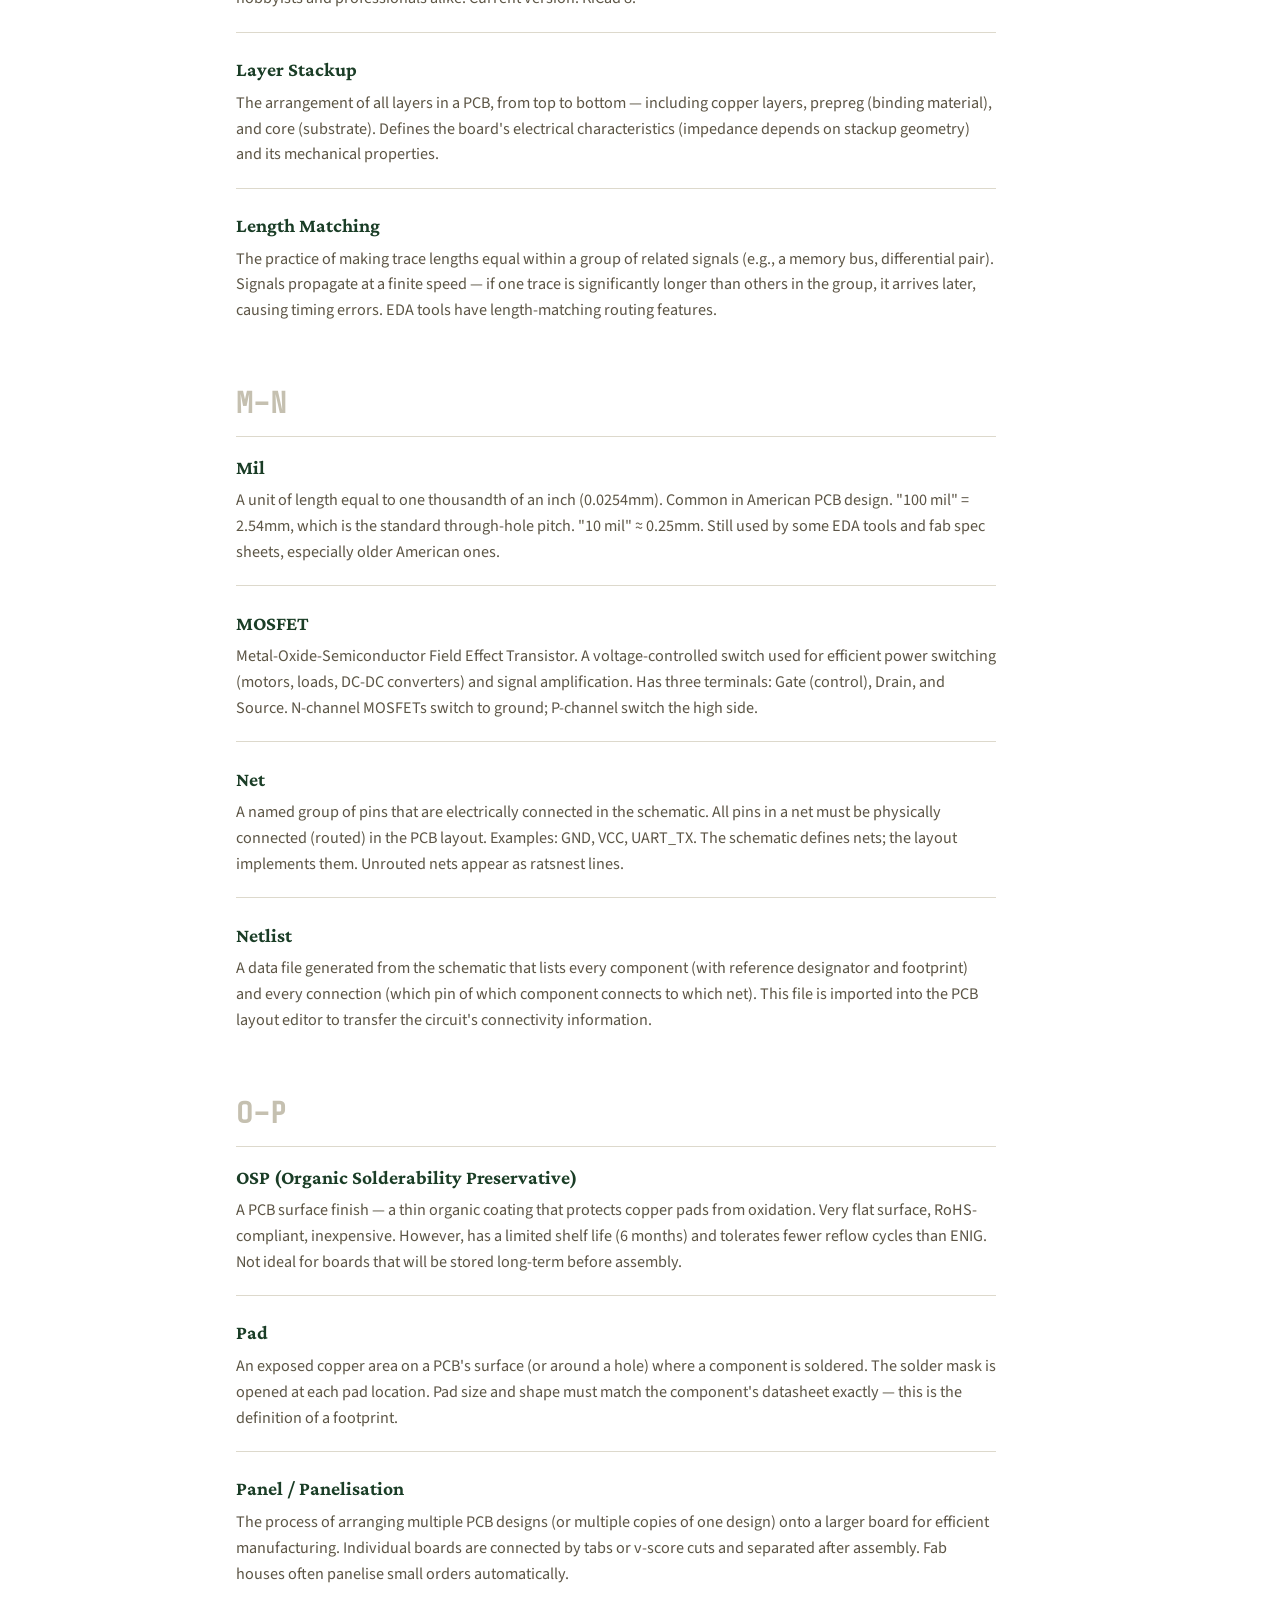
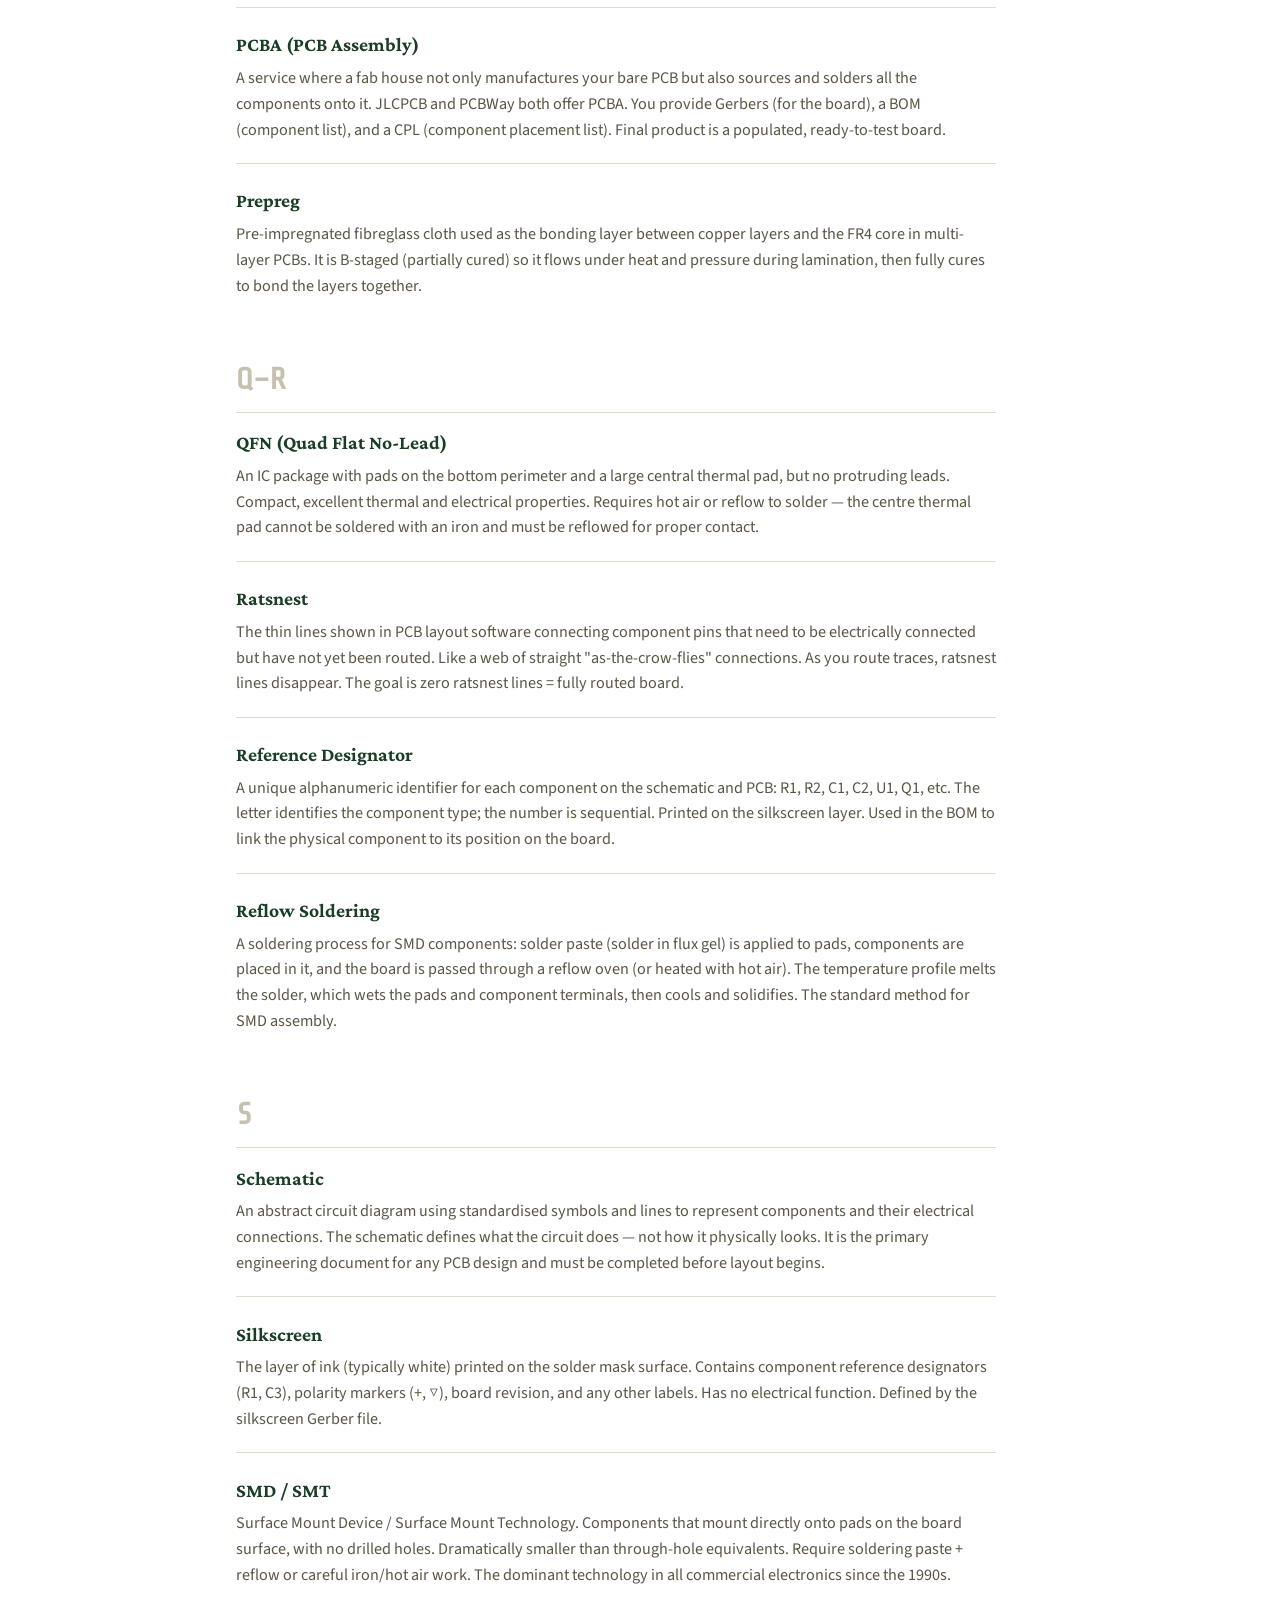
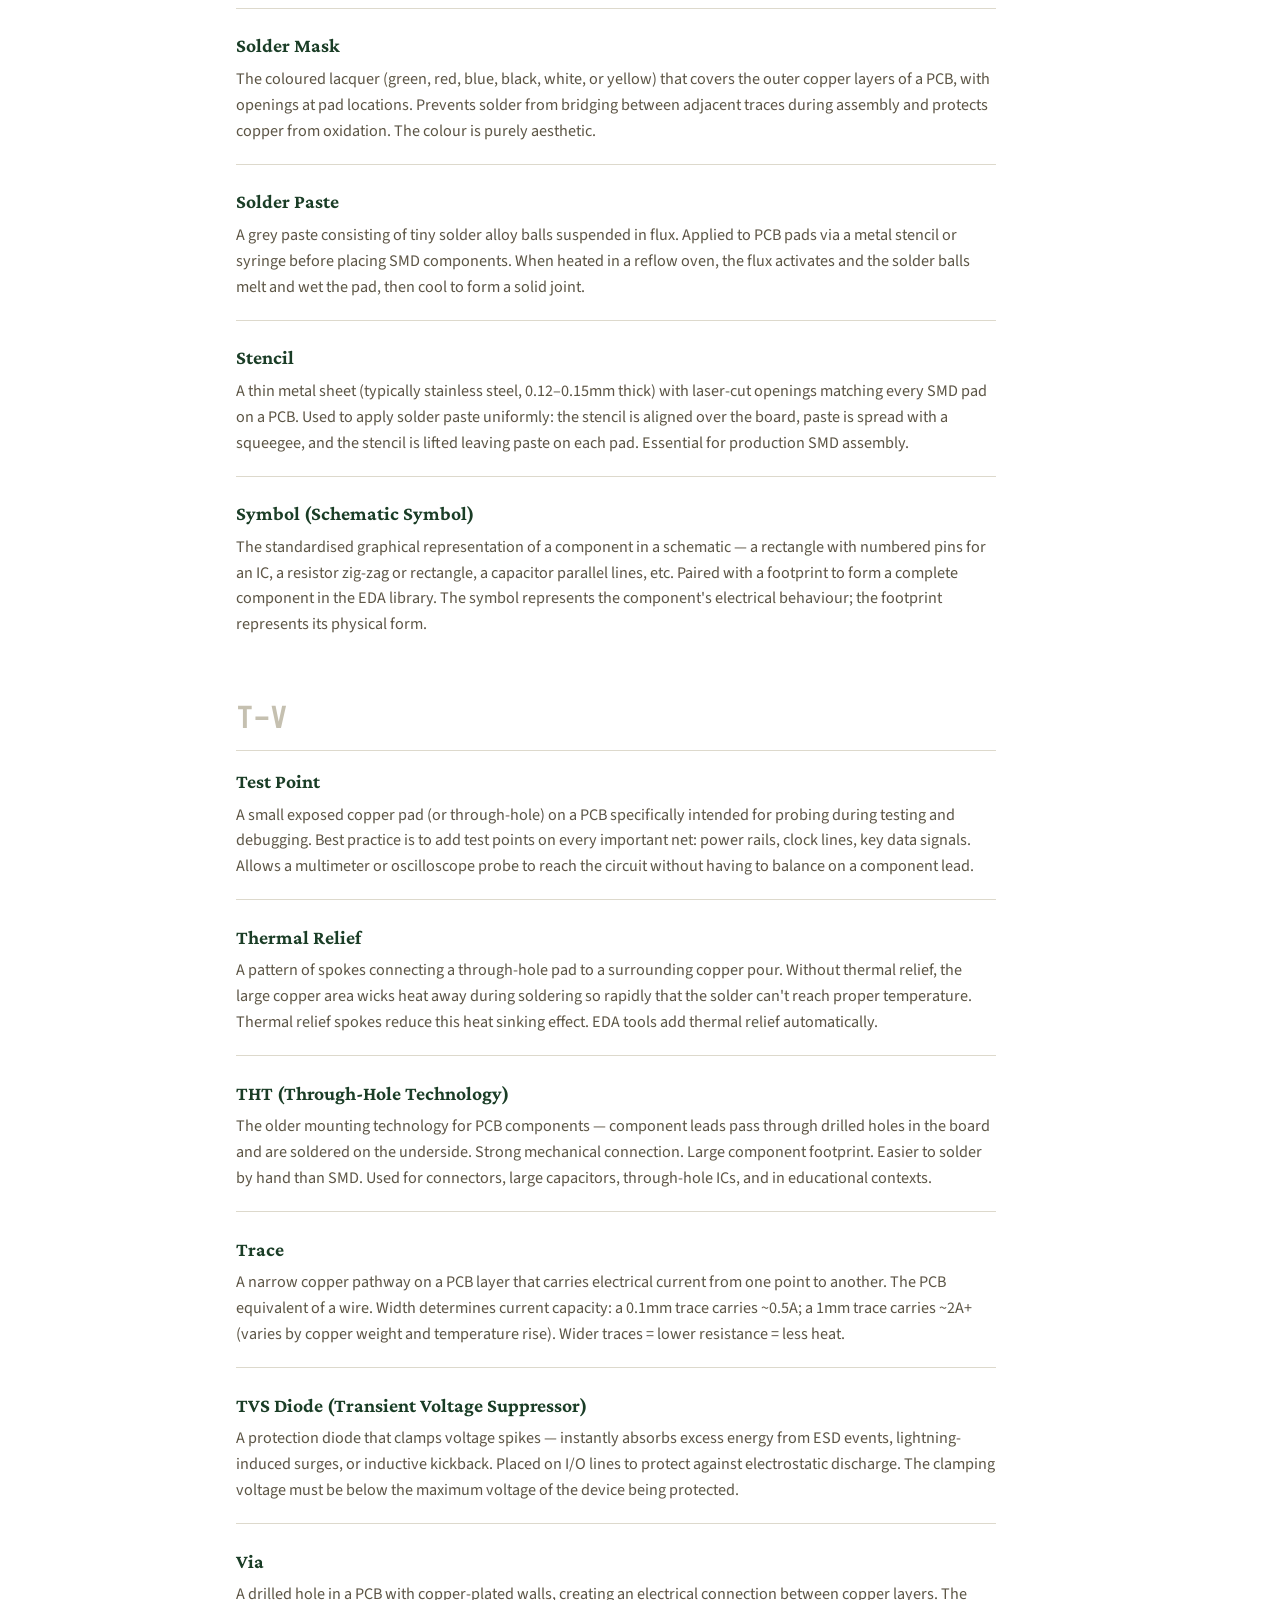
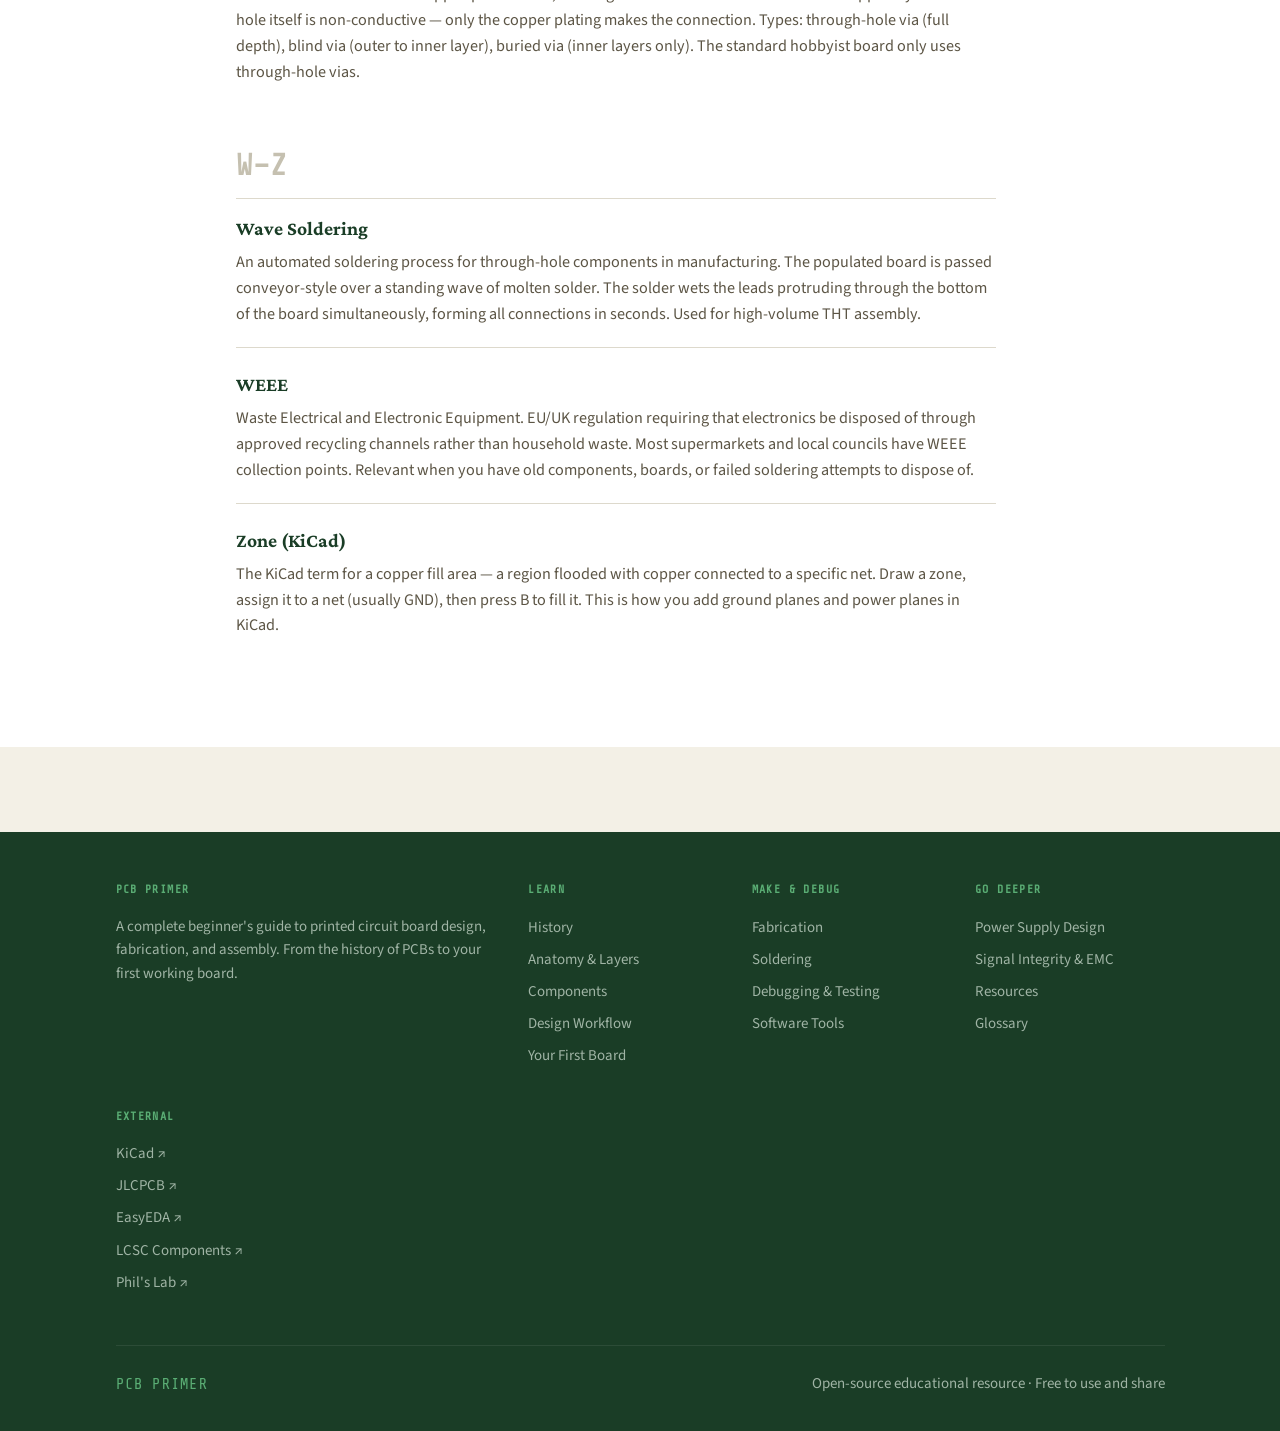
<file: glossary.html>
<!DOCTYPE html>
<html lang="en">
<head>
  <meta charset="UTF-8">
  <meta name="viewport" content="width=device-width, initial-scale=1.0">
  <title>PCB Glossary — PCB Primer</title>
  <meta name="description" content="Complete PCB glossary: 60+ terms from annular ring to via, clearly defined for beginners.">
  <link rel="stylesheet" href="css/main.css">
  <style>
    .glossary-wrap { max-width: 760px; }
    .glossary-stats { display: flex; gap: 2rem; margin-bottom: 2rem; flex-wrap: wrap; }
    .stat { text-align: center; }
    .stat .big { font-family: var(--font-mono); font-size: 2rem; color: var(--green); display: block; }
    .stat .label { font-size: 0.8rem; color: var(--text-muted); }
  </style>
</head>
<body>

  <div class="page-header">
    <div class="container">
      <p class="page-label">11 / Glossary</p>
      <h1>The Vocabulary</h1>
      <p>Every term you'll encounter in PCB design, fabrication, and assembly — clearly defined. Search below to find any term.</p>
    </div>
  </div>

  <section class="section section--white">
    <div class="container">
      <div class="glossary-wrap">
        <input type="text" class="glossary-search" id="glossary-search" placeholder="Search terms… e.g. &ldquo;via&rdquo; or &ldquo;copper&rdquo;">

        <div class="glossary-stats">
          <div class="stat"><span class="big">60+</span><span class="label">Terms defined</span></div>
          <div class="stat"><span class="big">A–Z</span><span class="label">Alphabetical</span></div>
          <div class="stat"><span class="big">⌕</span><span class="label">Instant search</span></div>
        </div>

        <!-- A -->
        <div class="glossary-letter-section">
          <div class="glossary-letter">A</div>
          <div class="glossary-entry">
            <p class="glossary-term">Annular Ring</p>
            <p class="glossary-def">The ring of copper surrounding a drilled hole (via or through-hole pad). Minimum annular ring is typically 0.15mm at hobby fab houses — if a drill hole is too large relative to the pad, the ring disappears and the via becomes unreliable.</p>
          </div>
          <div class="glossary-entry">
            <p class="glossary-term">AOI (Automated Optical Inspection)</p>
            <p class="glossary-def">A camera-based system that scans finished boards and compares them to the Gerber reference. Detects missing solder, bridges, lifted components, and other assembly defects. Used in manufacturing, not by hobbyists.</p>
          </div>
          <div class="glossary-entry">
            <p class="glossary-term">Autorouter</p>
            <p class="glossary-def">A software feature that automatically routes all unconnected nets in a PCB layout. Saves time but produces suboptimal results — traces may be longer than necessary, ground planes may be fragmented, and high-speed signal rules are rarely respected. Used to speed up routine work, not as a substitute for proper layout.</p>
          </div>
        </div>

        <!-- B -->
        <div class="glossary-letter-section">
          <div class="glossary-letter">B</div>
          <div class="glossary-entry">
            <p class="glossary-term">BGA (Ball Grid Array)</p>
            <p class="glossary-def">An IC package where solder balls on the underside of the chip form the connections to the PCB pads in a grid pattern. Extremely compact. Cannot be hand-soldered — requires reflow. Used in high-density applications: processors, FPGAs, memory modules.</p>
          </div>
          <div class="glossary-entry">
            <p class="glossary-term">Blind Via</p>
            <p class="glossary-def">A via that connects an outer layer to one or more inner layers without going all the way through the board. More expensive to manufacture than through-hole vias. Used in high-density designs where through-hole vias would waste routing space on unused layers.</p>
          </div>
          <div class="glossary-entry">
            <p class="glossary-term">BOM (Bill of Materials)</p>
            <p class="glossary-def">A complete list of every component in the design, including manufacturer part numbers, reference designators, quantities, and often purchase links. Generated from the schematic. Essential for ordering components and for factory assembly (PCBA).</p>
          </div>
          <div class="glossary-entry">
            <p class="glossary-term">Buried Via</p>
            <p class="glossary-def">A via connecting two or more inner layers of a PCB, with no connection to either outer surface. Invisible from outside the board. Very expensive to manufacture — requires sequential lamination processes.</p>
          </div>
        </div>

        <!-- C -->
        <div class="glossary-letter-section">
          <div class="glossary-letter">C</div>
          <div class="glossary-entry">
            <p class="glossary-term">Castellated Holes</p>
            <p class="glossary-def">Half-holes (half-circles) around the edge of a PCB, copper-plated. Allow one PCB to be soldered directly onto another — used for module designs like ESP8266, LoRa modules, and other surface-mountable sub-boards. Also called edge-plated holes.</p>
          </div>
          <div class="glossary-entry">
            <p class="glossary-term">Clearance</p>
            <p class="glossary-def">The minimum air gap required between any two copper features at different potentials. Insufficient clearance can cause voltage arcing between traces. Fab houses specify minimum clearance — typically 0.1mm for hobby boards, with higher values required for mains voltages.</p>
          </div>
          <div class="glossary-entry">
            <p class="glossary-term">Copper Pour / Copper Fill</p>
            <p class="glossary-def">A large area of copper flooding a layer, typically connected to a specific net (usually GND). Reduces EMI by providing a low-impedance return path, improves heat distribution, and uses up otherwise wasted copper space. Called a "zone" in KiCad.</p>
          </div>
          <div class="glossary-entry">
            <p class="glossary-term">Copper Weight</p>
            <p class="glossary-def">The thickness of copper on a PCB layer, expressed in ounces per square foot (oz/ft²). 1 oz/ft² = approximately 35 micrometres. Standard boards use 1 oz; high-current boards may use 2 oz or more. Heavier copper can carry more current but costs more and requires wider minimum features.</p>
          </div>
          <div class="glossary-entry">
            <p class="glossary-term">Courtyard</p>
            <p class="glossary-def">A boundary drawn around a component's footprint in the EDA tool, defining the minimum required clearance zone around the physical component. Two courtyards must not overlap — EDA tools flag this as a DRC error. Prevents components from being physically too close to fit or interfere.</p>
          </div>
        </div>

        <!-- D -->
        <div class="glossary-letter-section">
          <div class="glossary-letter">D</div>
          <div class="glossary-entry">
            <p class="glossary-term">Decoupling Capacitor</p>
            <p class="glossary-def">A small capacitor (typically 100nF ceramic) placed as close as possible to each IC power pin. When the IC switches and demands a sudden burst of current, the capacitor provides it locally — preventing a voltage dip that would otherwise propagate through the power supply. Every IC should have one. Not optional.</p>
          </div>
          <div class="glossary-entry">
            <p class="glossary-term">Design Rule Check (DRC)</p>
            <p class="glossary-def">An automated check in EDA software that verifies a PCB layout against a set of manufacturing and electrical constraints (minimum trace width, clearance, annular ring size, etc.). Run before generating Gerbers. A clean DRC pass is the minimum requirement before sending to fab.</p>
          </div>
          <div class="glossary-entry">
            <p class="glossary-term">Differential Pair</p>
            <p class="glossary-def">Two parallel traces carrying equal but opposite-polarity signals (e.g., USB D+ and D−, Ethernet TX+/TX−). The two traces must be equal length, equal width, and routed close together so that noise affects both equally and cancels out at the receiver. EDA tools have special differential pair routing modes.</p>
          </div>
          <div class="glossary-entry">
            <p class="glossary-term">DIP (Dual Inline Package)</p>
            <p class="glossary-def">Through-hole IC package with two rows of pins on 2.54mm (0.1") pitch. Breadboard-compatible. Used for classic 555 timers, op-amps, and older microcontrollers. Still widely used in hobby and educational contexts despite being large.</p>
          </div>
          <div class="glossary-entry">
            <p class="glossary-term">Drill File</p>
            <p class="glossary-def">A manufacturing file (typically in Excellon format) that specifies the location, size, and type of every hole to be drilled in the PCB. Part of the Gerber file set. Contains through-holes (for THT components and vias) and any board-mounting holes.</p>
          </div>
        </div>

        <!-- E -->
        <div class="glossary-letter-section">
          <div class="glossary-letter">E</div>
          <div class="glossary-entry">
            <p class="glossary-term">Edge.Cuts</p>
            <p class="glossary-def">The KiCad layer name for the board outline — the line that defines the physical edge of the PCB. The factory uses this layer to cut (route) your board from the manufacturing panel. Must be a continuous closed shape with no gaps or overlapping lines.</p>
          </div>
          <div class="glossary-entry">
            <p class="glossary-term">EMC / EMI</p>
            <p class="glossary-def">Electromagnetic Compatibility / Electromagnetic Interference. EMI is unintended radio frequency energy emitted by a PCB; EMC is the discipline of designing boards that don't interfere with other devices and are not interfered with by them. Required by law (CE marking) for any product sold in the UK/EU. Complex topic for advanced designers.</p>
          </div>
          <div class="glossary-entry">
            <p class="glossary-term">ENIG (Electroless Nickel Immersion Gold)</p>
            <p class="glossary-def">A PCB surface finish: a thin gold layer deposited over a nickel barrier on exposed copper pads. Provides a flat, corrosion-resistant surface ideal for fine-pitch SMD soldering and long shelf life. Standard on premium boards. Adds small cost (~$3 at JLCPCB).</p>
          </div>
          <div class="glossary-entry">
            <p class="glossary-term">ERC (Electrical Rules Check)</p>
            <p class="glossary-def">The schematic equivalent of DRC — an automated check for common electrical errors such as unconnected pins, conflicting driver types (two outputs connected together), missing power flags, and floating pins. Run this and fix all errors before starting PCB layout.</p>
          </div>
        </div>

        <!-- F -->
        <div class="glossary-letter-section">
          <div class="glossary-letter">F</div>
          <div class="glossary-entry">
            <p class="glossary-term">Fab House (Fabrication House)</p>
            <p class="glossary-def">A company that manufactures PCBs from Gerber files. Hobbyist-oriented fab houses include JLCPCB, PCBWay, Aisler, and OSH Park. Some fab houses also offer PCBA (PCB Assembly) — sourcing components and soldering them onto your boards.</p>
          </div>
          <div class="glossary-entry">
            <p class="glossary-term">Fiducial</p>
            <p class="glossary-def">A small copper circle (usually 1mm diameter) with a clear solder mask opening, placed on a PCB to give pick-and-place machines a positional reference point. Required for accurate automated SMD assembly. Three fiducials on a board give the machine X, Y, and rotation reference.</p>
          </div>
          <div class="glossary-entry">
            <p class="glossary-term">Flood (see Copper Pour)</p>
            <p class="glossary-def">See Copper Pour / Copper Fill.</p>
          </div>
          <div class="glossary-entry">
            <p class="glossary-term">Footprint</p>
            <p class="glossary-def">The physical land pattern for a component in the PCB layout — the set of pads, courtyard, silkscreen, and 3D model that represents where and how a component physically sits on the board. Must exactly match the real component's dimensions. The most common source of beginner ordering errors.</p>
          </div>
          <div class="glossary-entry">
            <p class="glossary-term">FR4</p>
            <p class="glossary-def">The most common PCB substrate material. "Flame Retardant grade 4" — a composite of woven fibreglass cloth and epoxy resin. Rigid, electrically non-conductive, dimensionally stable, and inexpensive. Standard thickness is 1.6mm. The correct material for 99% of hobby and consumer electronics boards.</p>
          </div>
        </div>

        <!-- G -->
        <div class="glossary-letter-section">
          <div class="glossary-letter">G</div>
          <div class="glossary-entry">
            <p class="glossary-term">Gerber Files</p>
            <p class="glossary-def">The industry-standard file format for PCB manufacturing data. Named after Gerber Scientific, which developed the original format. One file per layer (top copper, bottom copper, solder mask, silkscreen, board outline, drill). Sent to the fab house. Format specification: RS-274X (extended Gerber).</p>
          </div>
          <div class="glossary-entry">
            <p class="glossary-term">Gold Fingers</p>
            <p class="glossary-def">Edge connectors with ENIG-plated contacts along one edge of a PCB, designed to plug into a card edge connector slot. Used for expansion cards (RAM, GPU), cartridges, and module connections. Require a bevelled board edge and a special hard ENIG finish.</p>
          </div>
          <div class="glossary-entry">
            <p class="glossary-term">Ground Plane</p>
            <p class="glossary-def">A solid copper area covering most of a PCB layer, connected entirely to the ground net. Provides a low-impedance return path for all signals, shields against EMI, helps distribute heat, and simplifies routing by eliminating the need to route individual ground traces. Best practice for any serious design.</p>
          </div>
        </div>

        <!-- H-I -->
        <div class="glossary-letter-section">
          <div class="glossary-letter">H–I</div>
          <div class="glossary-entry">
            <p class="glossary-term">HASL (Hot Air Solder Levelling)</p>
            <p class="glossary-def">A PCB surface finish where the board is dipped in molten solder and excess is removed by hot air jets. Cheap and highly solderable. Can be lead-free (lead-free HASL) or traditional leaded. Surface is slightly uneven, which can cause issues for very fine-pitch SMD components but is fine for THT and 0805+ SMD.</p>
          </div>
          <div class="glossary-entry">
            <p class="glossary-term">IPC Standards</p>
            <p class="glossary-def">A series of industry standards for PCB design and assembly, published by IPC (Association Connecting Electronics Industries). Key standards: IPC-2221 (generic design), IPC-7251 (through-hole land patterns), IPC-7351 (SMD land patterns), IPC-A-610 (acceptability of electronic assemblies). Free summaries available online; full documents are sold.</p>
          </div>
        </div>

        <!-- J-L -->
        <div class="glossary-letter-section">
          <div class="glossary-letter">J–L</div>
          <div class="glossary-entry">
            <p class="glossary-term">JLCPCB</p>
            <p class="glossary-def">One of the world's largest PCB fabrication services, based in Shenzhen, China. Offers 5 boards for approximately $2 (plus shipping) with 24–48 hour production time. Also offers PCBA (assembly) services using components from their sister company LCSC. The default recommendation for beginner hobbyists.</p>
          </div>
          <div class="glossary-entry">
            <p class="glossary-term">KiCad</p>
            <p class="glossary-def">Free, open-source EDA software for PCB design. Includes schematic editor (Eeschema), PCB layout editor (PCBnew), Gerber viewer, 3D board viewer, and component library manager. The recommended tool for hobbyists and professionals alike. Current version: KiCad 8.</p>
          </div>
          <div class="glossary-entry">
            <p class="glossary-term">Layer Stackup</p>
            <p class="glossary-def">The arrangement of all layers in a PCB, from top to bottom — including copper layers, prepreg (binding material), and core (substrate). Defines the board's electrical characteristics (impedance depends on stackup geometry) and its mechanical properties.</p>
          </div>
          <div class="glossary-entry">
            <p class="glossary-term">Length Matching</p>
            <p class="glossary-def">The practice of making trace lengths equal within a group of related signals (e.g., a memory bus, differential pair). Signals propagate at a finite speed — if one trace is significantly longer than others in the group, it arrives later, causing timing errors. EDA tools have length-matching routing features.</p>
          </div>
        </div>

        <!-- M-N -->
        <div class="glossary-letter-section">
          <div class="glossary-letter">M–N</div>
          <div class="glossary-entry">
            <p class="glossary-term">Mil</p>
            <p class="glossary-def">A unit of length equal to one thousandth of an inch (0.0254mm). Common in American PCB design. "100 mil" = 2.54mm, which is the standard through-hole pitch. "10 mil" ≈ 0.25mm. Still used by some EDA tools and fab spec sheets, especially older American ones.</p>
          </div>
          <div class="glossary-entry">
            <p class="glossary-term">MOSFET</p>
            <p class="glossary-def">Metal-Oxide-Semiconductor Field Effect Transistor. A voltage-controlled switch used for efficient power switching (motors, loads, DC-DC converters) and signal amplification. Has three terminals: Gate (control), Drain, and Source. N-channel MOSFETs switch to ground; P-channel switch the high side.</p>
          </div>
          <div class="glossary-entry">
            <p class="glossary-term">Net</p>
            <p class="glossary-def">A named group of pins that are electrically connected in the schematic. All pins in a net must be physically connected (routed) in the PCB layout. Examples: GND, VCC, UART_TX. The schematic defines nets; the layout implements them. Unrouted nets appear as ratsnest lines.</p>
          </div>
          <div class="glossary-entry">
            <p class="glossary-term">Netlist</p>
            <p class="glossary-def">A data file generated from the schematic that lists every component (with reference designator and footprint) and every connection (which pin of which component connects to which net). This file is imported into the PCB layout editor to transfer the circuit's connectivity information.</p>
          </div>
        </div>

        <!-- O-P -->
        <div class="glossary-letter-section">
          <div class="glossary-letter">O–P</div>
          <div class="glossary-entry">
            <p class="glossary-term">OSP (Organic Solderability Preservative)</p>
            <p class="glossary-def">A PCB surface finish — a thin organic coating that protects copper pads from oxidation. Very flat surface, RoHS-compliant, inexpensive. However, has a limited shelf life (6 months) and tolerates fewer reflow cycles than ENIG. Not ideal for boards that will be stored long-term before assembly.</p>
          </div>
          <div class="glossary-entry">
            <p class="glossary-term">Pad</p>
            <p class="glossary-def">An exposed copper area on a PCB's surface (or around a hole) where a component is soldered. The solder mask is opened at each pad location. Pad size and shape must match the component's datasheet exactly — this is the definition of a footprint.</p>
          </div>
          <div class="glossary-entry">
            <p class="glossary-term">Panel / Panelisation</p>
            <p class="glossary-def">The process of arranging multiple PCB designs (or multiple copies of one design) onto a larger board for efficient manufacturing. Individual boards are connected by tabs or v-score cuts and separated after assembly. Fab houses often panelise small orders automatically.</p>
          </div>
          <div class="glossary-entry">
            <p class="glossary-term">PCBA (PCB Assembly)</p>
            <p class="glossary-def">A service where a fab house not only manufactures your bare PCB but also sources and solders all the components onto it. JLCPCB and PCBWay both offer PCBA. You provide Gerbers (for the board), a BOM (component list), and a CPL (component placement list). Final product is a populated, ready-to-test board.</p>
          </div>
          <div class="glossary-entry">
            <p class="glossary-term">Prepreg</p>
            <p class="glossary-def">Pre-impregnated fibreglass cloth used as the bonding layer between copper layers and the FR4 core in multi-layer PCBs. It is B-staged (partially cured) so it flows under heat and pressure during lamination, then fully cures to bond the layers together.</p>
          </div>
        </div>

        <!-- Q-R -->
        <div class="glossary-letter-section">
          <div class="glossary-letter">Q–R</div>
          <div class="glossary-entry">
            <p class="glossary-term">QFN (Quad Flat No-Lead)</p>
            <p class="glossary-def">An IC package with pads on the bottom perimeter and a large central thermal pad, but no protruding leads. Compact, excellent thermal and electrical properties. Requires hot air or reflow to solder — the centre thermal pad cannot be soldered with an iron and must be reflowed for proper contact.</p>
          </div>
          <div class="glossary-entry">
            <p class="glossary-term">Ratsnest</p>
            <p class="glossary-def">The thin lines shown in PCB layout software connecting component pins that need to be electrically connected but have not yet been routed. Like a web of straight "as-the-crow-flies" connections. As you route traces, ratsnest lines disappear. The goal is zero ratsnest lines = fully routed board.</p>
          </div>
          <div class="glossary-entry">
            <p class="glossary-term">Reference Designator</p>
            <p class="glossary-def">A unique alphanumeric identifier for each component on the schematic and PCB: R1, R2, C1, C2, U1, Q1, etc. The letter identifies the component type; the number is sequential. Printed on the silkscreen layer. Used in the BOM to link the physical component to its position on the board.</p>
          </div>
          <div class="glossary-entry">
            <p class="glossary-term">Reflow Soldering</p>
            <p class="glossary-def">A soldering process for SMD components: solder paste (solder in flux gel) is applied to pads, components are placed in it, and the board is passed through a reflow oven (or heated with hot air). The temperature profile melts the solder, which wets the pads and component terminals, then cools and solidifies. The standard method for SMD assembly.</p>
          </div>
        </div>

        <!-- S -->
        <div class="glossary-letter-section">
          <div class="glossary-letter">S</div>
          <div class="glossary-entry">
            <p class="glossary-term">Schematic</p>
            <p class="glossary-def">An abstract circuit diagram using standardised symbols and lines to represent components and their electrical connections. The schematic defines what the circuit does — not how it physically looks. It is the primary engineering document for any PCB design and must be completed before layout begins.</p>
          </div>
          <div class="glossary-entry">
            <p class="glossary-term">Silkscreen</p>
            <p class="glossary-def">The layer of ink (typically white) printed on the solder mask surface. Contains component reference designators (R1, C3), polarity markers (+, ▽), board revision, and any other labels. Has no electrical function. Defined by the silkscreen Gerber file.</p>
          </div>
          <div class="glossary-entry">
            <p class="glossary-term">SMD / SMT</p>
            <p class="glossary-def">Surface Mount Device / Surface Mount Technology. Components that mount directly onto pads on the board surface, with no drilled holes. Dramatically smaller than through-hole equivalents. Require soldering paste + reflow or careful iron/hot air work. The dominant technology in all commercial electronics since the 1990s.</p>
          </div>
          <div class="glossary-entry">
            <p class="glossary-term">Solder Mask</p>
            <p class="glossary-def">The coloured lacquer (green, red, blue, black, white, or yellow) that covers the outer copper layers of a PCB, with openings at pad locations. Prevents solder from bridging between adjacent traces during assembly and protects copper from oxidation. The colour is purely aesthetic.</p>
          </div>
          <div class="glossary-entry">
            <p class="glossary-term">Solder Paste</p>
            <p class="glossary-def">A grey paste consisting of tiny solder alloy balls suspended in flux. Applied to PCB pads via a metal stencil or syringe before placing SMD components. When heated in a reflow oven, the flux activates and the solder balls melt and wet the pad, then cool to form a solid joint.</p>
          </div>
          <div class="glossary-entry">
            <p class="glossary-term">Stencil</p>
            <p class="glossary-def">A thin metal sheet (typically stainless steel, 0.12–0.15mm thick) with laser-cut openings matching every SMD pad on a PCB. Used to apply solder paste uniformly: the stencil is aligned over the board, paste is spread with a squeegee, and the stencil is lifted leaving paste on each pad. Essential for production SMD assembly.</p>
          </div>
          <div class="glossary-entry">
            <p class="glossary-term">Symbol (Schematic Symbol)</p>
            <p class="glossary-def">The standardised graphical representation of a component in a schematic — a rectangle with numbered pins for an IC, a resistor zig-zag or rectangle, a capacitor parallel lines, etc. Paired with a footprint to form a complete component in the EDA library. The symbol represents the component's electrical behaviour; the footprint represents its physical form.</p>
          </div>
        </div>

        <!-- T-V -->
        <div class="glossary-letter-section">
          <div class="glossary-letter">T–V</div>
          <div class="glossary-entry">
            <p class="glossary-term">Test Point</p>
            <p class="glossary-def">A small exposed copper pad (or through-hole) on a PCB specifically intended for probing during testing and debugging. Best practice is to add test points on every important net: power rails, clock lines, key data signals. Allows a multimeter or oscilloscope probe to reach the circuit without having to balance on a component lead.</p>
          </div>
          <div class="glossary-entry">
            <p class="glossary-term">Thermal Relief</p>
            <p class="glossary-def">A pattern of spokes connecting a through-hole pad to a surrounding copper pour. Without thermal relief, the large copper area wicks heat away during soldering so rapidly that the solder can't reach proper temperature. Thermal relief spokes reduce this heat sinking effect. EDA tools add thermal relief automatically.</p>
          </div>
          <div class="glossary-entry">
            <p class="glossary-term">THT (Through-Hole Technology)</p>
            <p class="glossary-def">The older mounting technology for PCB components — component leads pass through drilled holes in the board and are soldered on the underside. Strong mechanical connection. Large component footprint. Easier to solder by hand than SMD. Used for connectors, large capacitors, through-hole ICs, and in educational contexts.</p>
          </div>
          <div class="glossary-entry">
            <p class="glossary-term">Trace</p>
            <p class="glossary-def">A narrow copper pathway on a PCB layer that carries electrical current from one point to another. The PCB equivalent of a wire. Width determines current capacity: a 0.1mm trace carries ~0.5A; a 1mm trace carries ~2A+ (varies by copper weight and temperature rise). Wider traces = lower resistance = less heat.</p>
          </div>
          <div class="glossary-entry">
            <p class="glossary-term">TVS Diode (Transient Voltage Suppressor)</p>
            <p class="glossary-def">A protection diode that clamps voltage spikes — instantly absorbs excess energy from ESD events, lightning-induced surges, or inductive kickback. Placed on I/O lines to protect against electrostatic discharge. The clamping voltage must be below the maximum voltage of the device being protected.</p>
          </div>
          <div class="glossary-entry">
            <p class="glossary-term">Via</p>
            <p class="glossary-def">A drilled hole in a PCB with copper-plated walls, creating an electrical connection between copper layers. The hole itself is non-conductive — only the copper plating makes the connection. Types: through-hole via (full depth), blind via (outer to inner layer), buried via (inner layers only). The standard hobbyist board only uses through-hole vias.</p>
          </div>
        </div>

        <!-- W-Z -->
        <div class="glossary-letter-section">
          <div class="glossary-letter">W–Z</div>
          <div class="glossary-entry">
            <p class="glossary-term">Wave Soldering</p>
            <p class="glossary-def">An automated soldering process for through-hole components in manufacturing. The populated board is passed conveyor-style over a standing wave of molten solder. The solder wets the leads protruding through the bottom of the board simultaneously, forming all connections in seconds. Used for high-volume THT assembly.</p>
          </div>
          <div class="glossary-entry">
            <p class="glossary-term">WEEE</p>
            <p class="glossary-def">Waste Electrical and Electronic Equipment. EU/UK regulation requiring that electronics be disposed of through approved recycling channels rather than household waste. Most supermarkets and local councils have WEEE collection points. Relevant when you have old components, boards, or failed soldering attempts to dispose of.</p>
          </div>
          <div class="glossary-entry">
            <p class="glossary-term">Zone (KiCad)</p>
            <p class="glossary-def">The KiCad term for a copper fill area — a region flooded with copper connected to a specific net. Draw a zone, assign it to a net (usually GND), then press B to fill it. This is how you add ground planes and power planes in KiCad.</p>
          </div>
        </div>

      </div><!-- end glossary-wrap -->
    </div>
  </section>

  <script src="js/main.js"></script>
</body>
</html>
</file>
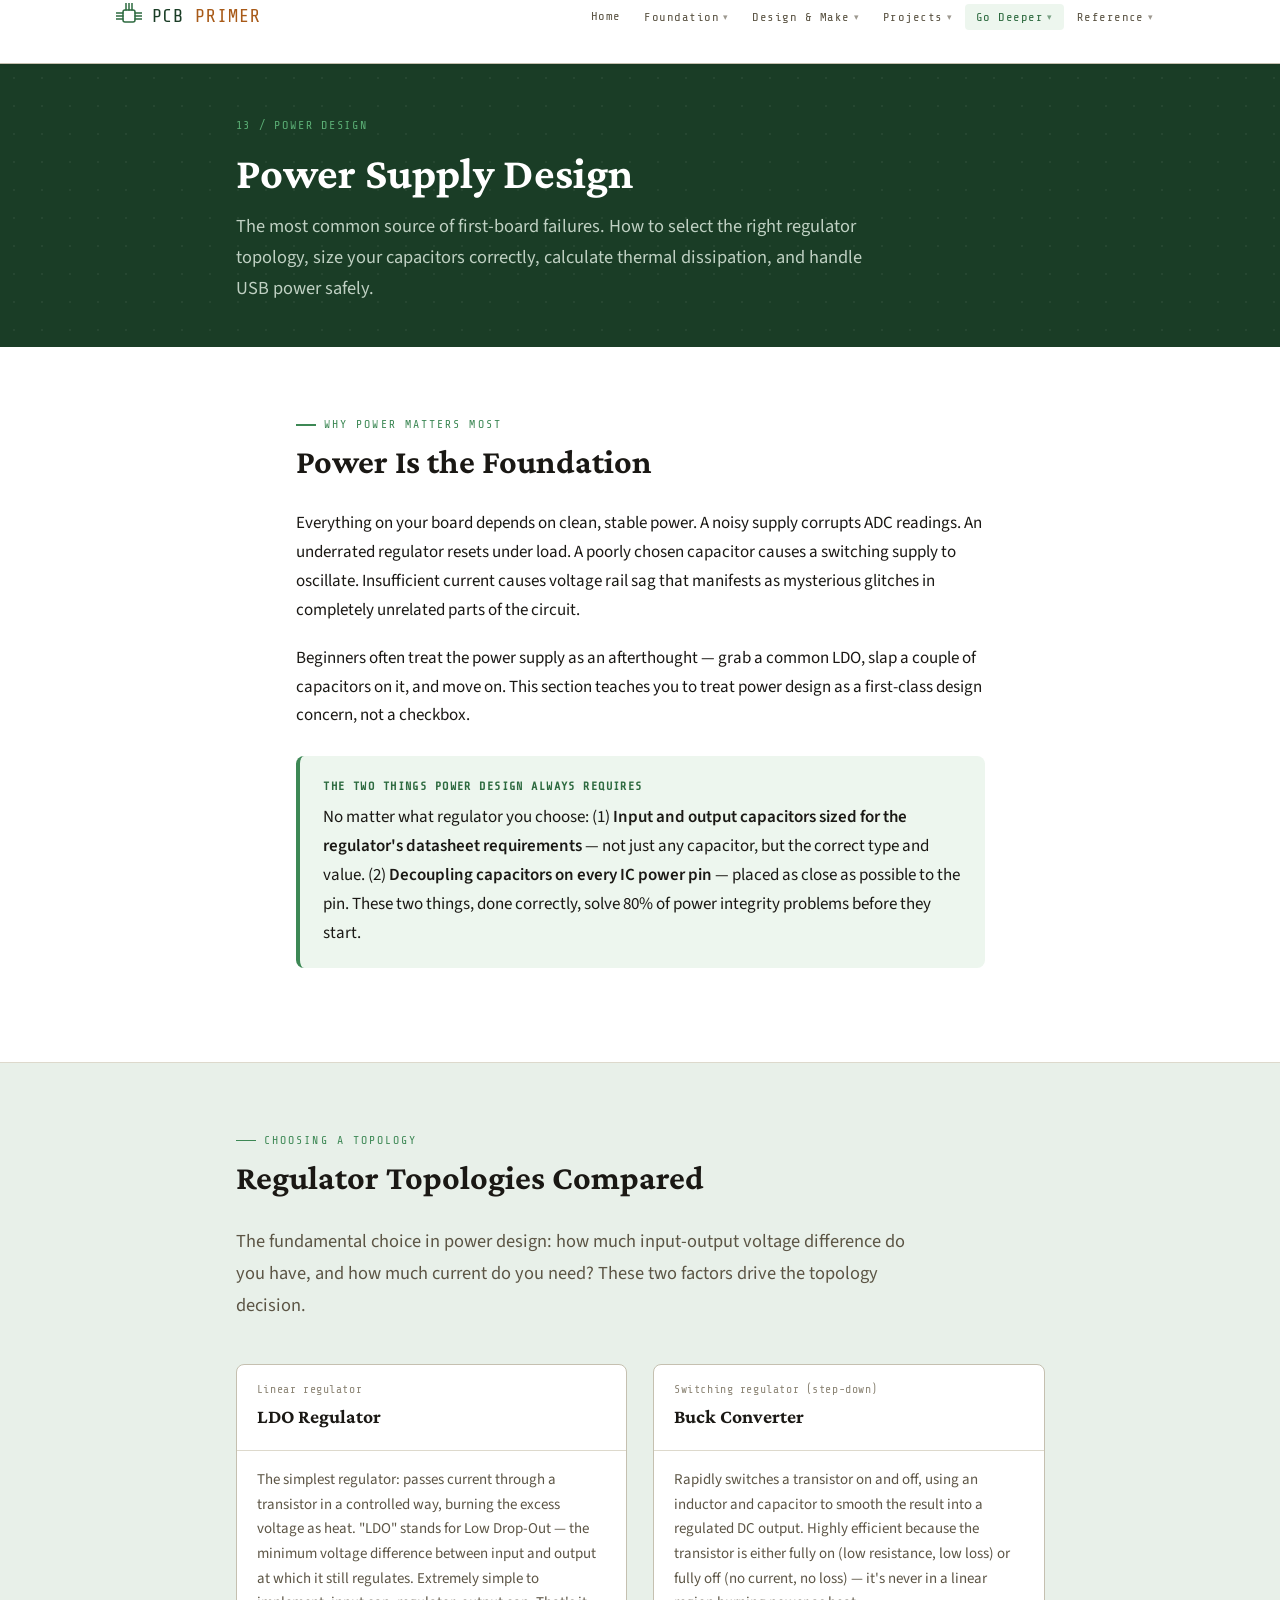
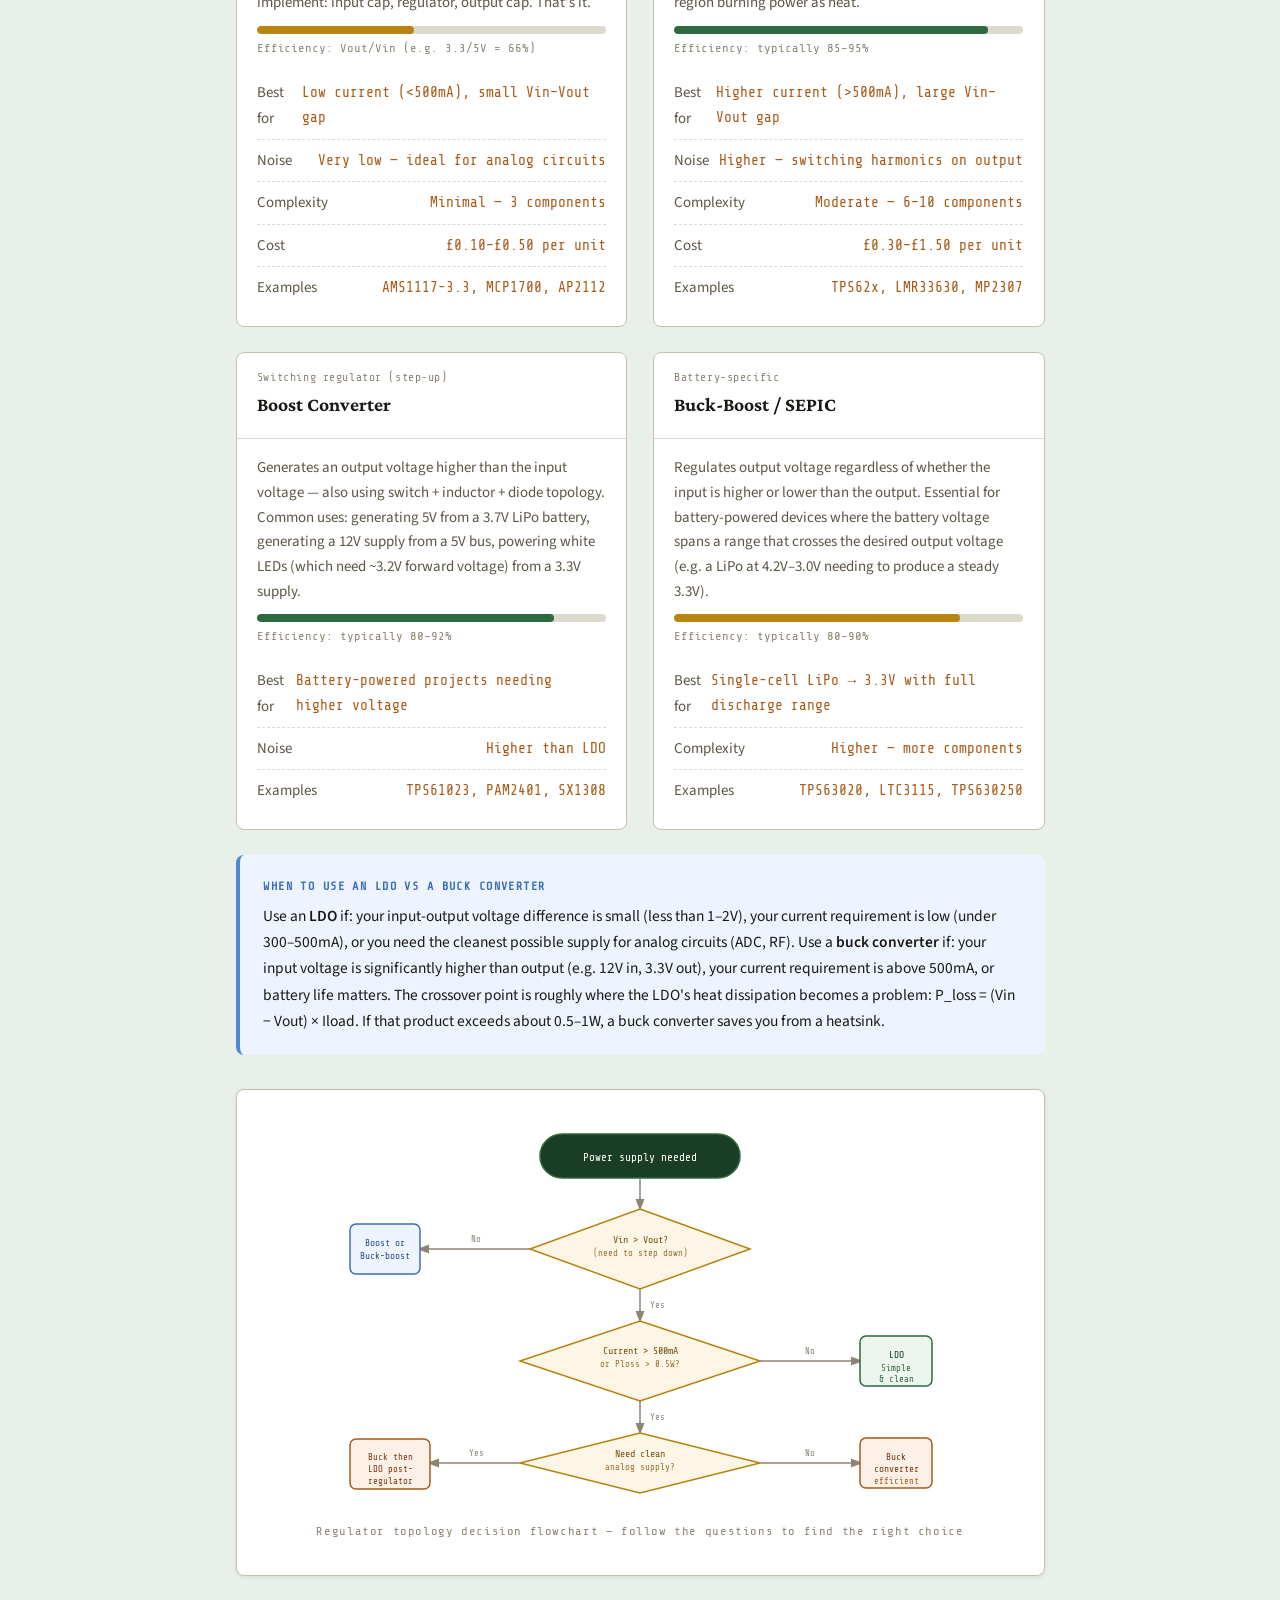
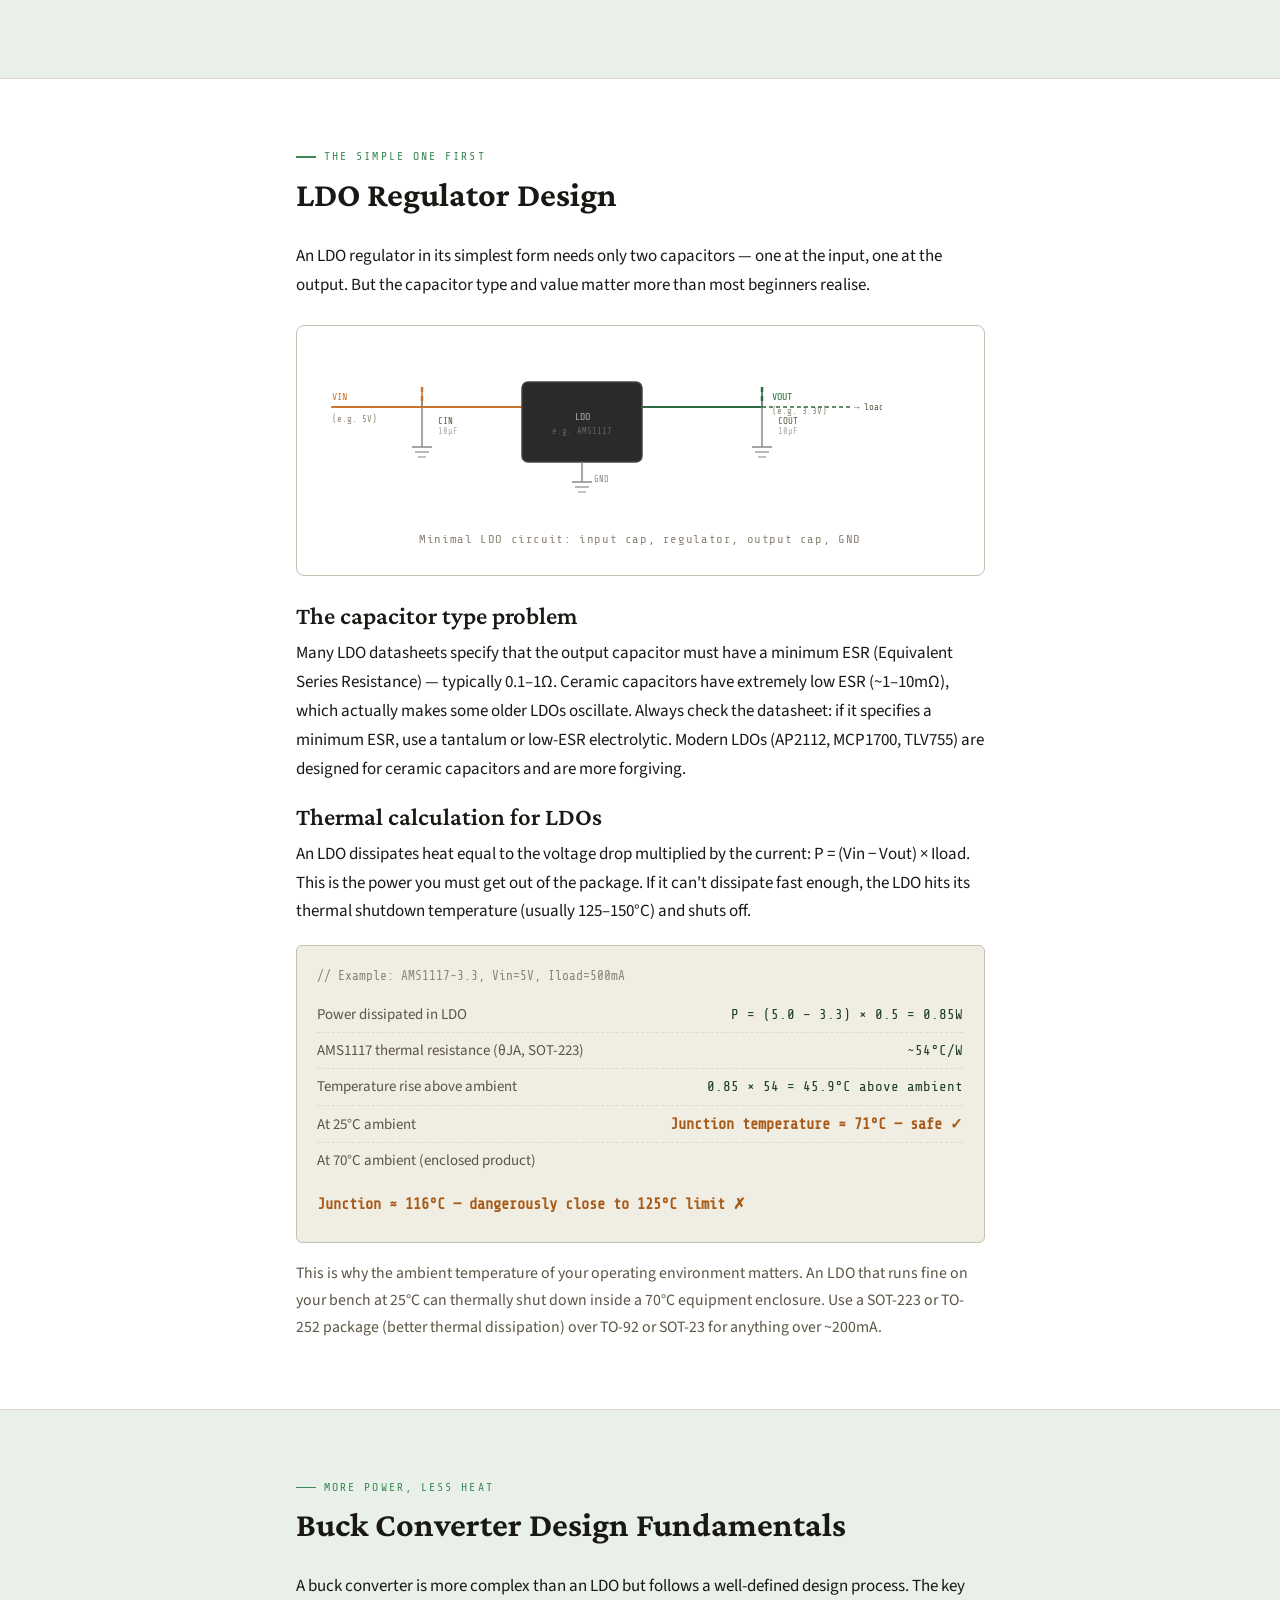
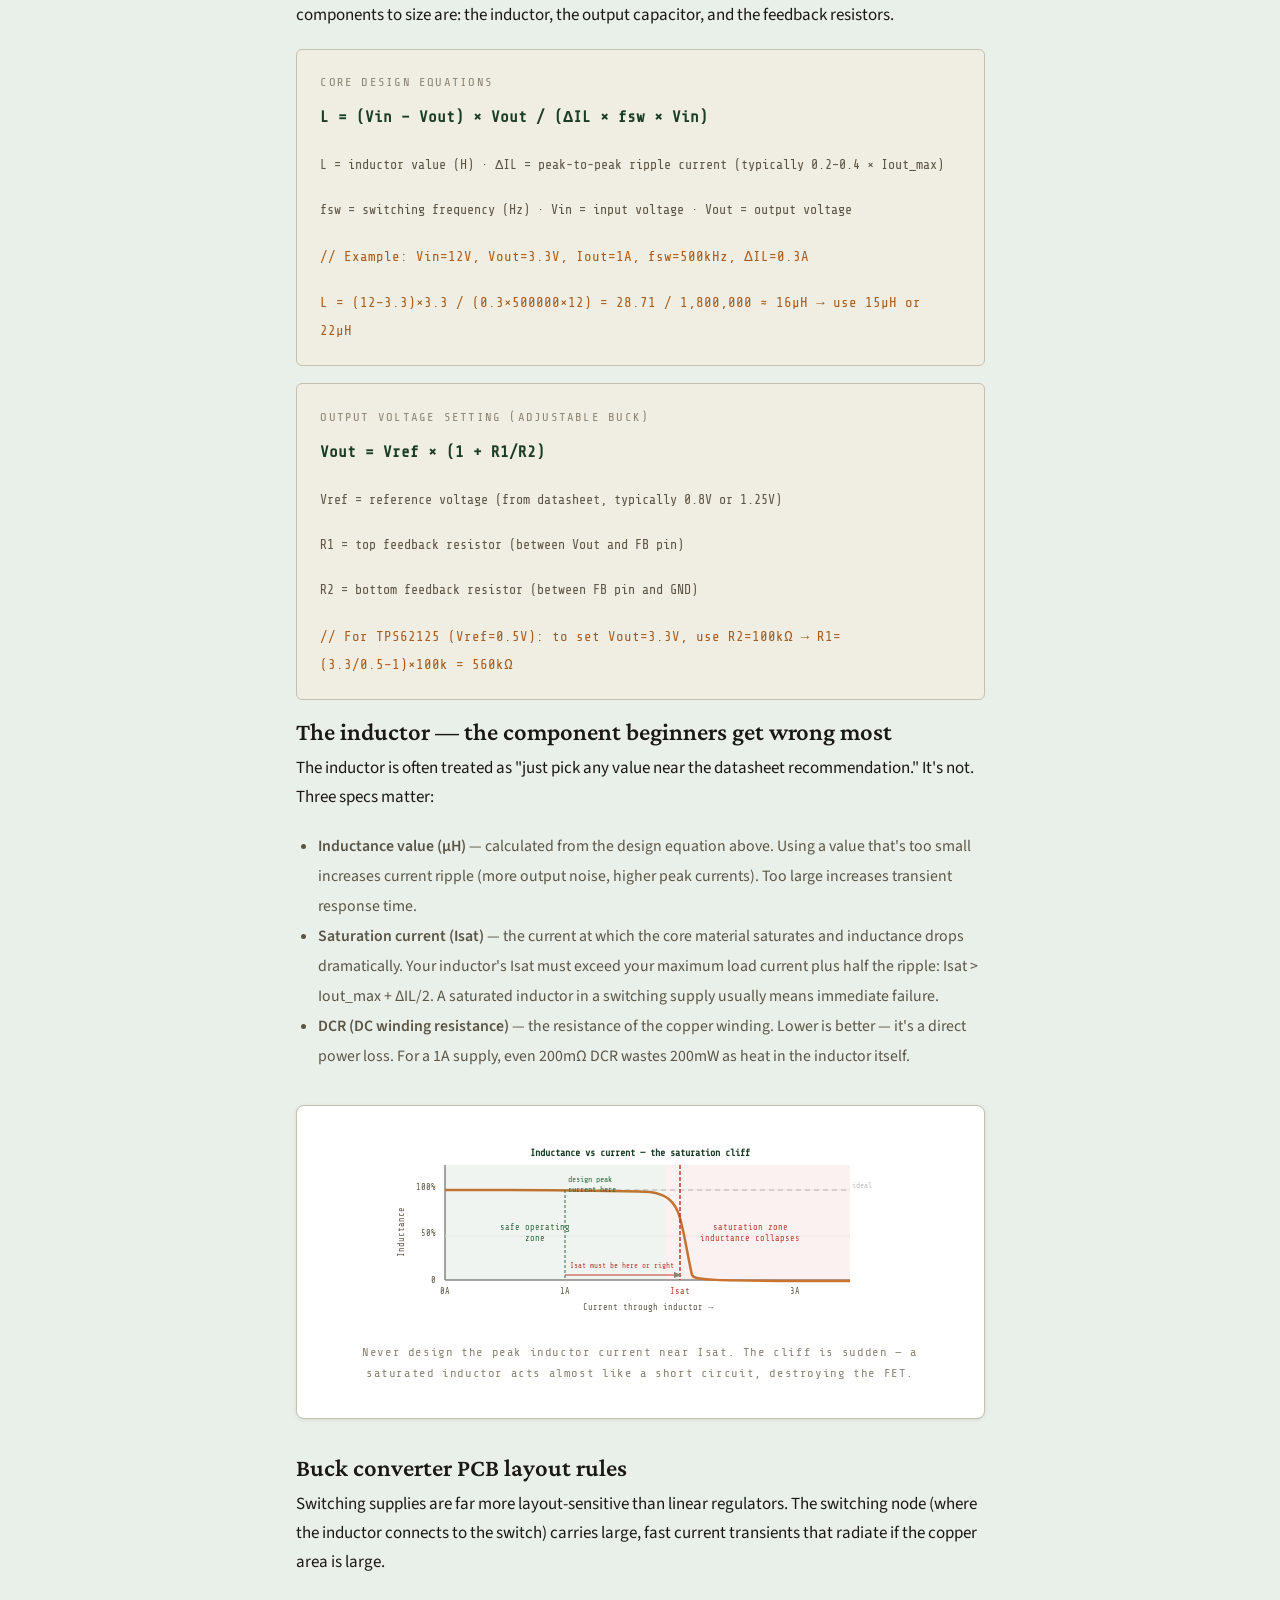
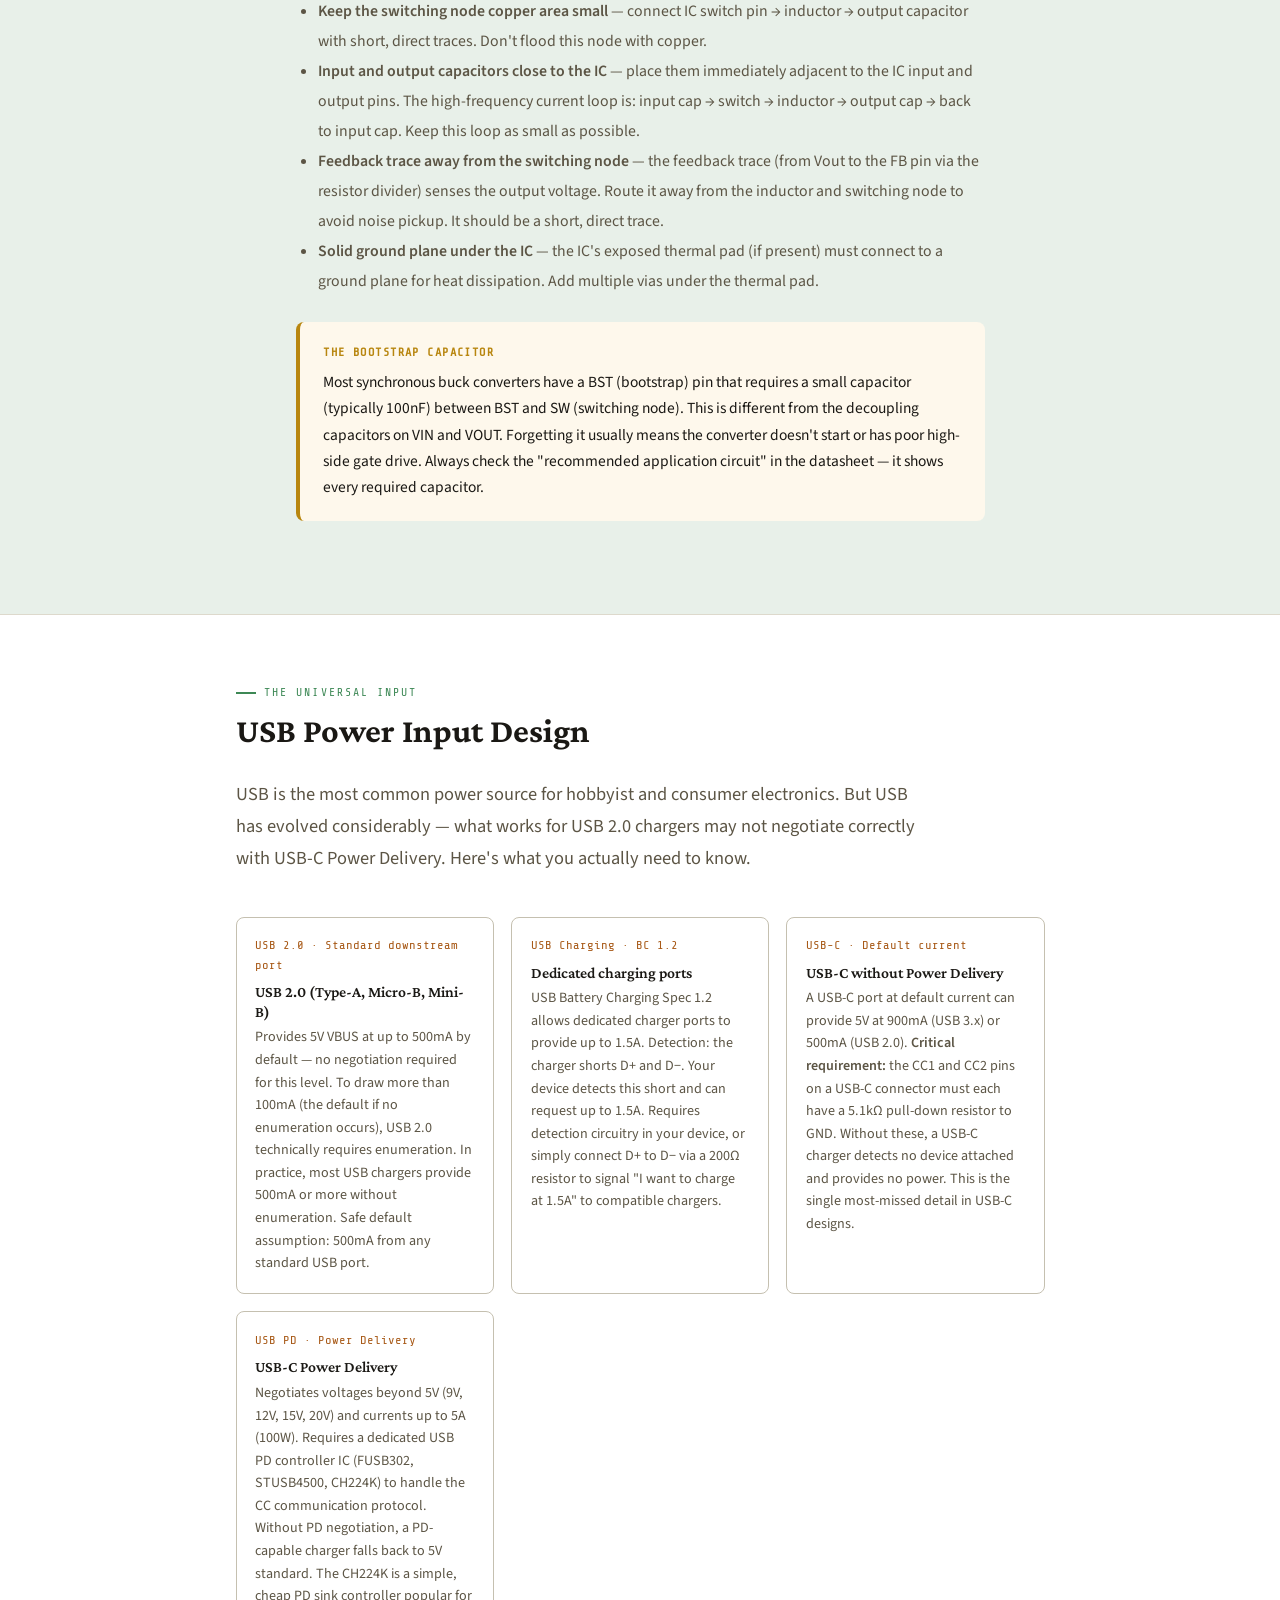
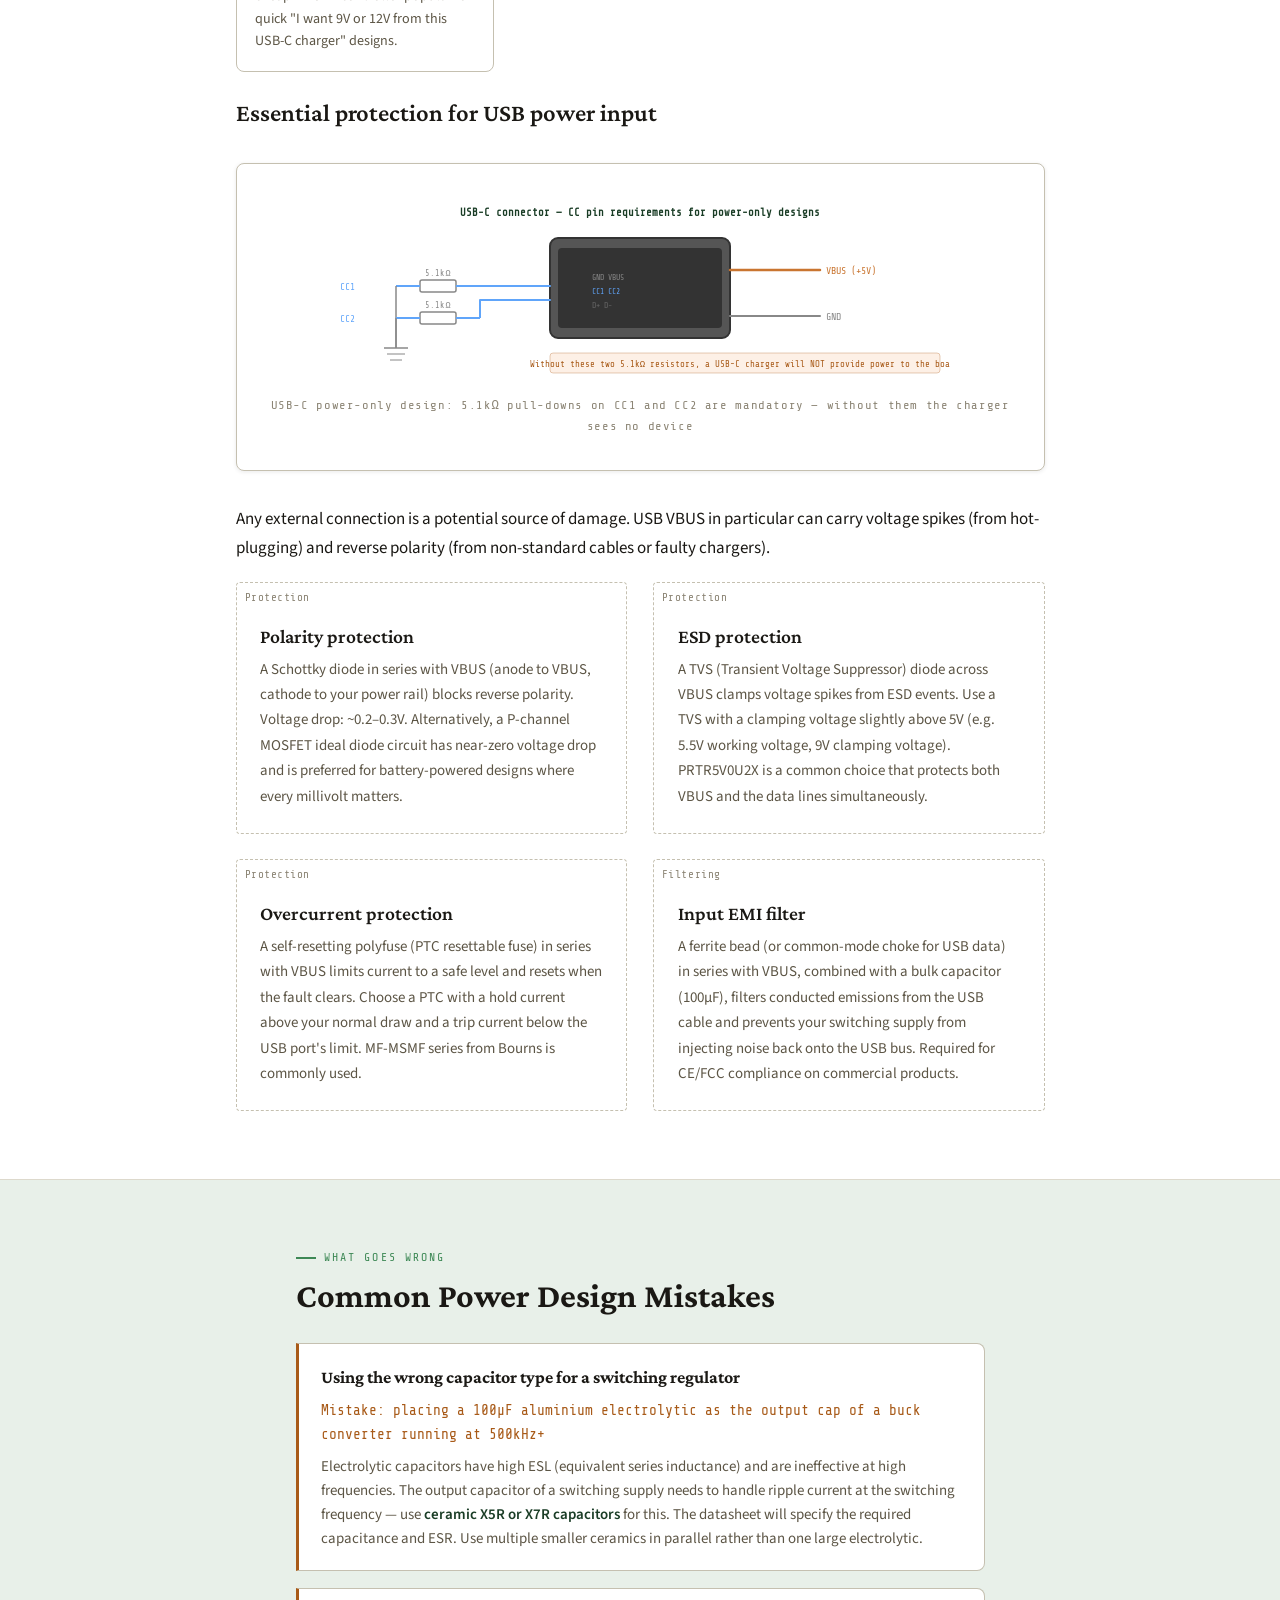
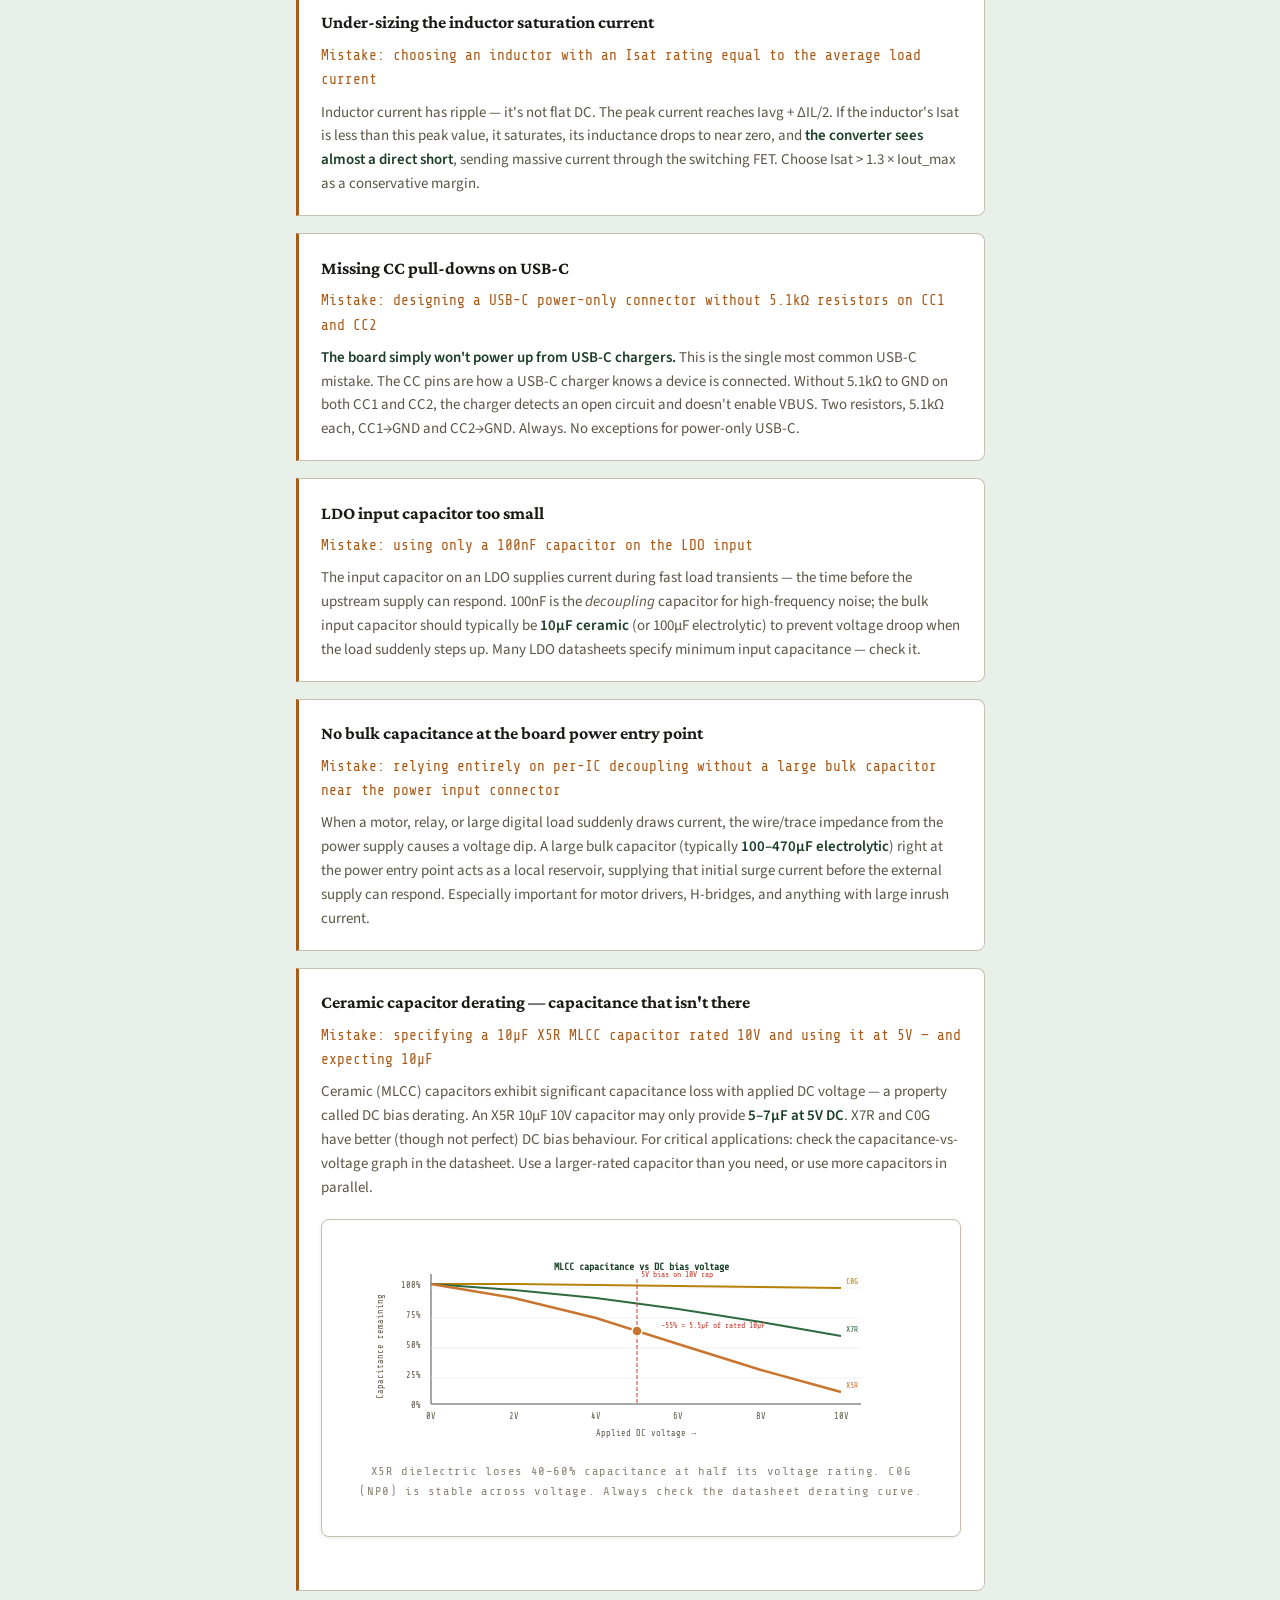
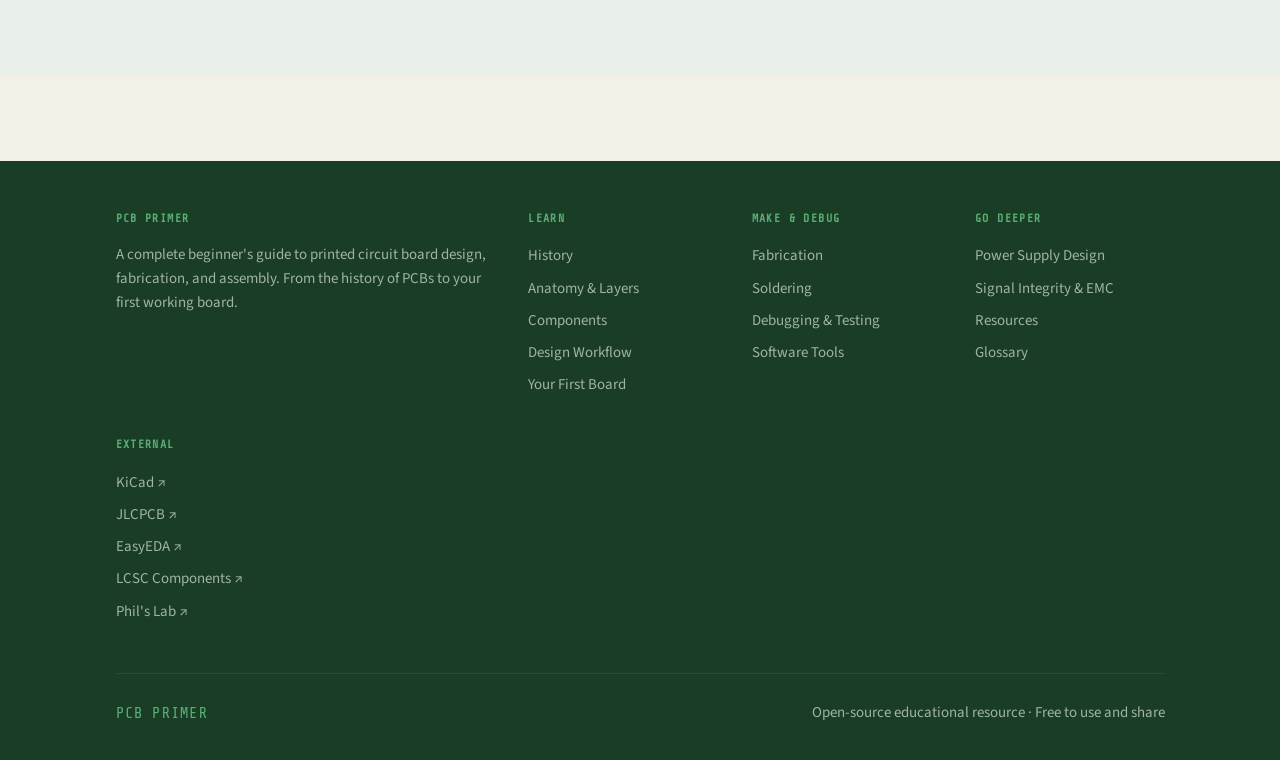
<file: power-design.html>
<!DOCTYPE html>
<html lang="en">
<head>
  <meta charset="UTF-8">
  <meta name="viewport" content="width=device-width, initial-scale=1.0">
  <title>Power Supply Design — PCB Primer</title>
  <meta name="description" content="PCB power supply design: LDO regulators, buck converters, USB power input, capacitor selection, thermal management, and common power mistakes.">
  <link rel="stylesheet" href="css/main.css">
  <style>
    .topology-grid { display: grid; grid-template-columns: repeat(auto-fit, minmax(280px, 1fr)); gap: 1.5rem; margin: 1.5rem 0; }
    .topology-card { background: var(--bg-card); border: 1px solid var(--border); border-radius: 8px; overflow: hidden; }
    .topology-card .tc-header { padding: 0.9rem 1.2rem; border-bottom: 1px solid var(--border-light); }
    .topology-card .tc-name { font-family: var(--font-serif); font-size: 1.15rem; font-weight: 700; margin-bottom: 0.1rem; }
    .topology-card .tc-type { font-family: var(--font-mono); font-size: 0.68rem; color: var(--text-light); letter-spacing: 0.05em; }
    .topology-card .tc-body { padding: 1rem 1.2rem; }
    .topology-card .tc-body p { font-size: 0.88rem; color: var(--text-muted); line-height: 1.65; margin-bottom: 0.6rem; }
    .topology-card .efficiency-bar { height: 8px; background: var(--border-light); border-radius: 4px; margin: 0.5rem 0 0.2rem; overflow: hidden; }
    .topology-card .efficiency-fill { height: 100%; border-radius: 4px; }
    .topology-card .efficiency-label { font-family: var(--font-mono); font-size: 0.72rem; color: var(--text-light); }

    .formula-box {
      background: var(--bg-code); border: 1px solid var(--border);
      border-radius: 6px; padding: 1.2rem 1.4rem;
      font-family: var(--font-mono); font-size: 0.85rem;
      line-height: 2; margin: 1rem 0;
    }
    .formula-box .f-title { font-size: 0.72rem; letter-spacing: 0.1em; text-transform: uppercase; color: var(--text-light); margin-bottom: 0.4rem; }
    .formula-box .formula { color: var(--green-deep); font-size: 0.95rem; font-weight: 700; }
    .formula-box .var-line { color: var(--text-muted); font-size: 0.78rem; }
    .formula-box .example { color: var(--copper); font-size: 0.82rem; }

    .ldo-diagram { background: var(--bg-card); border: 1px solid var(--border); border-radius: 8px; padding: 1.5rem; margin: 1.5rem 0; overflow-x: auto; }
    .buck-steps { display: flex; flex-direction: column; gap: 0; }
    .buck-step { display: grid; grid-template-columns: 40px 1fr; gap: 1rem; padding: 0.9rem 0; border-bottom: 1px dashed var(--border-light); align-items: start; }
    .buck-step:last-child { border-bottom: none; }
    .buck-step-n { font-family: var(--font-mono); font-size: 0.8rem; color: var(--text-light); padding-top: 3px; }
    .buck-step h4 { font-size: 0.95rem; margin-bottom: 0.2rem; }
    .buck-step p { font-size: 0.88rem; color: var(--text-muted); margin: 0; line-height: 1.6; }
    .power-mistake { background: var(--bg-card); border: 1px solid var(--border); border-left: 3px solid var(--copper); border-radius: 0 8px 8px 0; padding: 1.1rem 1.3rem; margin-bottom: 1rem; }
    .power-mistake .pm-title { font-family: var(--font-serif); font-size: 1.05rem; font-weight: 700; margin-bottom: 0.3rem; color: var(--text); }
    .power-mistake .pm-mistake { font-size: 0.85rem; color: var(--copper); margin-bottom: 0.5rem; font-family: var(--font-mono); }
    .power-mistake .pm-fix { font-size: 0.88rem; color: var(--text-muted); line-height: 1.6; }
    .power-mistake .pm-fix strong { color: var(--green-deep); }
    .usb-power-grid { display: grid; grid-template-columns: repeat(auto-fit, minmax(200px, 1fr)); gap: 1rem; margin: 1.5rem 0; }
    .usb-card { background: var(--bg-card); border: 1px solid var(--border); border-radius: 8px; padding: 1.1rem; }
    .usb-card .usb-spec { font-family: var(--font-mono); font-size: 0.72rem; color: var(--copper); margin-bottom: 0.4rem; }
    .usb-card h4 { font-size: 0.92rem; margin-bottom: 0.3rem; }
    .usb-card p { font-size: 0.83rem; color: var(--text-muted); margin: 0; line-height: 1.6; }
    .thermal-calc { background: var(--bg-code); border: 1px solid var(--border); border-radius: 6px; padding: 1.2rem; margin: 1rem 0; }
    .tc-row { display: flex; justify-content: space-between; align-items: baseline; padding: 5px 0; border-bottom: 1px dashed var(--border-light); font-size: 0.88rem; gap: 1rem; flex-wrap: wrap; }
    .tc-row:last-child { border-bottom: none; }
    .tc-label { color: var(--text-muted); }
    .tc-val { font-family: var(--font-mono); font-size: 0.83rem; color: var(--green-deep); }
    .tc-result { font-family: var(--font-mono); font-size: 0.9rem; color: var(--copper); font-weight: 700; }
  </style>
</head>
<body>

  <div class="page-header">
    <div class="container">
      <p class="page-label">13 / Power Design</p>
      <h1>Power Supply Design</h1>
      <p>The most common source of first-board failures. How to select the right regulator topology, size your capacitors correctly, calculate thermal dissipation, and handle USB power safely.</p>
    </div>
  </div>

  <!-- WHY IT MATTERS -->
  <section class="section section--white">
    <div class="container" style="max-width:740px">
      <p class="section-label">Why power matters most</p>
      <h2 class="section-title">Power Is the Foundation</h2>
      <p>Everything on your board depends on clean, stable power. A noisy supply corrupts ADC readings. An underrated regulator resets under load. A poorly chosen capacitor causes a switching supply to oscillate. Insufficient current causes voltage rail sag that manifests as mysterious glitches in completely unrelated parts of the circuit.</p>
      <p>Beginners often treat the power supply as an afterthought — grab a common LDO, slap a couple of capacitors on it, and move on. This section teaches you to treat power design as a first-class design concern, not a checkbox.</p>

      <div class="callout callout--tip">
        <p class="callout-title">The two things power design always requires</p>
        <p style="margin:0">No matter what regulator you choose: (1) <strong>Input and output capacitors sized for the regulator's datasheet requirements</strong> — not just any capacitor, but the correct type and value. (2) <strong>Decoupling capacitors on every IC power pin</strong> — placed as close as possible to the pin. These two things, done correctly, solve 80% of power integrity problems before they start.</p>
      </div>
    </div>
  </section>

  <!-- TOPOLOGIES -->
  <section class="section section--tinted">
    <div class="container">
      <p class="section-label">Choosing a topology</p>
      <h2 class="section-title">Regulator Topologies Compared</h2>
      <p class="section-intro">The fundamental choice in power design: how much input-output voltage difference do you have, and how much current do you need? These two factors drive the topology decision.</p>

      <div class="topology-grid">
        <div class="topology-card">
          <div class="tc-header">
            <div class="tc-type">Linear regulator</div>
            <div class="tc-name">LDO Regulator</div>
          </div>
          <div class="tc-body">
            <p>The simplest regulator: passes current through a transistor in a controlled way, burning the excess voltage as heat. "LDO" stands for Low Drop-Out — the minimum voltage difference between input and output at which it still regulates. Extremely simple to implement: input cap, regulator, output cap. That's it.</p>
            <div>
              <div class="efficiency-bar"><div class="efficiency-fill" style="width:45%;background:var(--gold)"></div></div>
              <div class="efficiency-label">Efficiency: Vout/Vin (e.g. 3.3/5V = 66%)</div>
            </div>
            <div style="margin-top:0.8rem">
              <div class="spec-row"><span class="spec-label">Best for</span><span class="spec-val">Low current (&lt;500mA), small Vin–Vout gap</span></div>
              <div class="spec-row"><span class="spec-label">Noise</span><span class="spec-val">Very low — ideal for analog circuits</span></div>
              <div class="spec-row"><span class="spec-label">Complexity</span><span class="spec-val">Minimal — 3 components</span></div>
              <div class="spec-row"><span class="spec-label">Cost</span><span class="spec-val">£0.10–£0.50 per unit</span></div>
              <div class="spec-row"><span class="spec-label">Examples</span><span class="spec-val">AMS1117-3.3, MCP1700, AP2112</span></div>
            </div>
          </div>
        </div>

        <div class="topology-card">
          <div class="tc-header">
            <div class="tc-type">Switching regulator (step-down)</div>
            <div class="tc-name">Buck Converter</div>
          </div>
          <div class="tc-body">
            <p>Rapidly switches a transistor on and off, using an inductor and capacitor to smooth the result into a regulated DC output. Highly efficient because the transistor is either fully on (low resistance, low loss) or fully off (no current, no loss) — it's never in a linear region burning power as heat.</p>
            <div>
              <div class="efficiency-bar"><div class="efficiency-fill" style="width:90%;background:var(--green)"></div></div>
              <div class="efficiency-label">Efficiency: typically 85–95%</div>
            </div>
            <div style="margin-top:0.8rem">
              <div class="spec-row"><span class="spec-label">Best for</span><span class="spec-val">Higher current (&gt;500mA), large Vin–Vout gap</span></div>
              <div class="spec-row"><span class="spec-label">Noise</span><span class="spec-val">Higher — switching harmonics on output</span></div>
              <div class="spec-row"><span class="spec-label">Complexity</span><span class="spec-val">Moderate — 6–10 components</span></div>
              <div class="spec-row"><span class="spec-label">Cost</span><span class="spec-val">£0.30–£1.50 per unit</span></div>
              <div class="spec-row"><span class="spec-label">Examples</span><span class="spec-val">TPS62x, LMR33630, MP2307</span></div>
            </div>
          </div>
        </div>

        <div class="topology-card">
          <div class="tc-header">
            <div class="tc-type">Switching regulator (step-up)</div>
            <div class="tc-name">Boost Converter</div>
          </div>
          <div class="tc-body">
            <p>Generates an output voltage higher than the input voltage — also using switch + inductor + diode topology. Common uses: generating 5V from a 3.7V LiPo battery, generating a 12V supply from a 5V bus, powering white LEDs (which need ~3.2V forward voltage) from a 3.3V supply.</p>
            <div>
              <div class="efficiency-bar"><div class="efficiency-fill" style="width:85%;background:var(--green)"></div></div>
              <div class="efficiency-label">Efficiency: typically 80–92%</div>
            </div>
            <div style="margin-top:0.8rem">
              <div class="spec-row"><span class="spec-label">Best for</span><span class="spec-val">Battery-powered projects needing higher voltage</span></div>
              <div class="spec-row"><span class="spec-label">Noise</span><span class="spec-val">Higher than LDO</span></div>
              <div class="spec-row"><span class="spec-label">Examples</span><span class="spec-val">TPS61023, PAM2401, SX1308</span></div>
            </div>
          </div>
        </div>

        <div class="topology-card">
          <div class="tc-header">
            <div class="tc-type">Battery-specific</div>
            <div class="tc-name">Buck-Boost / SEPIC</div>
          </div>
          <div class="tc-body">
            <p>Regulates output voltage regardless of whether the input is higher or lower than the output. Essential for battery-powered devices where the battery voltage spans a range that crosses the desired output voltage (e.g. a LiPo at 4.2V–3.0V needing to produce a steady 3.3V).</p>
            <div>
              <div class="efficiency-bar"><div class="efficiency-fill" style="width:82%;background:var(--gold)"></div></div>
              <div class="efficiency-label">Efficiency: typically 80–90%</div>
            </div>
            <div style="margin-top:0.8rem">
              <div class="spec-row"><span class="spec-label">Best for</span><span class="spec-val">Single-cell LiPo → 3.3V with full discharge range</span></div>
              <div class="spec-row"><span class="spec-label">Complexity</span><span class="spec-val">Higher — more components</span></div>
              <div class="spec-row"><span class="spec-label">Examples</span><span class="spec-val">TPS63020, LTC3115, TPS630250</span></div>
            </div>
          </div>
        </div>
      </div>

      <div class="callout callout--info">
        <p class="callout-title">When to use an LDO vs a buck converter</p>
        <p style="margin:0;font-size:0.91rem">Use an <strong>LDO</strong> if: your input-output voltage difference is small (less than 1–2V), your current requirement is low (under 300–500mA), or you need the cleanest possible supply for analog circuits (ADC, RF). Use a <strong>buck converter</strong> if: your input voltage is significantly higher than output (e.g. 12V in, 3.3V out), your current requirement is above 500mA, or battery life matters. The crossover point is roughly where the LDO's heat dissipation becomes a problem: P_loss = (Vin − Vout) × Iload. If that product exceeds about 0.5–1W, a buck converter saves you from a heatsink.</p>
      </div>

      <!-- Topology decision flowchart -->
      <div class="diagram-wrap" style="margin-top:2rem">
        <svg viewBox="0 0 600 380" fill="none" xmlns="http://www.w3.org/2000/svg" style="width:100%;max-width:600px">
          <defs>
            <marker id="arr" markerWidth="8" markerHeight="8" refX="6" refY="3" orient="auto">
              <path d="M0,0 L0,6 L8,3 z" fill="#8c8575"/>
            </marker>
            <marker id="arr-g" markerWidth="8" markerHeight="8" refX="6" refY="3" orient="auto">
              <path d="M0,0 L0,6 L8,3 z" fill="#2d6a3f"/>
            </marker>
          </defs>

          <!-- Start box -->
          <rect x="200" y="10" width="200" height="44" rx="22" fill="#1a3d26" stroke="#2d6a3f" stroke-width="1.5"/>
          <text x="300" y="37" text-anchor="middle" font-family="'Share Tech Mono',monospace" font-size="11" fill="#fff">Power supply needed</text>

          <!-- Arrow down -->
          <line x1="300" y1="54" x2="300" y2="84" stroke="#8c8575" stroke-width="1.5" marker-end="url(#arr)"/>

          <!-- Diamond 1: Vin > Vout? -->
          <polygon points="300,85 410,125 300,165 190,125" fill="#fdf6e6" stroke="#b5820a" stroke-width="1.5"/>
          <text x="300" y="119" text-anchor="middle" font-family="'Share Tech Mono',monospace" font-size="10" fill="#7a5010">Vin &gt; Vout?</text>
          <text x="300" y="132" text-anchor="middle" font-family="'Share Tech Mono',monospace" font-size="9" fill="#9a7030">(need to step down)</text>

          <!-- NO branch left — need boost -->
          <line x1="190" y1="125" x2="80" y2="125" stroke="#8c8575" stroke-width="1.5" marker-end="url(#arr)"/>
          <text x="136" y="118" text-anchor="middle" font-family="'Share Tech Mono',monospace" font-size="9" fill="#8c8575">No</text>
          <rect x="10" y="100" width="70" height="50" rx="6" fill="#eef4ff" stroke="#3a6fb8" stroke-width="1.5"/>
          <text x="45" y="122" text-anchor="middle" font-family="'Share Tech Mono',monospace" font-size="9.5" fill="#2a5090">Boost or</text>
          <text x="45" y="135" text-anchor="middle" font-family="'Share Tech Mono',monospace" font-size="9.5" fill="#2a5090">Buck-boost</text>

          <!-- YES arrow down -->
          <line x1="300" y1="165" x2="300" y2="196" stroke="#8c8575" stroke-width="1.5" marker-end="url(#arr)"/>
          <text x="310" y="184" font-family="'Share Tech Mono',monospace" font-size="9" fill="#8c8575">Yes</text>

          <!-- Diamond 2: Current > 500mA? -->
          <polygon points="300,197 420,237 300,277 180,237" fill="#fdf6e6" stroke="#b5820a" stroke-width="1.5"/>
          <text x="300" y="230" text-anchor="middle" font-family="'Share Tech Mono',monospace" font-size="10" fill="#7a5010">Current &gt; 500mA</text>
          <text x="300" y="243" text-anchor="middle" font-family="'Share Tech Mono',monospace" font-size="9" fill="#9a7030">or Ploss &gt; 0.5W?</text>

          <!-- NO right branch — LDO -->
          <line x1="420" y1="237" x2="520" y2="237" stroke="#8c8575" stroke-width="1.5" marker-end="url(#arr)"/>
          <text x="470" y="230" text-anchor="middle" font-family="'Share Tech Mono',monospace" font-size="9" fill="#8c8575">No</text>
          <rect x="520" y="212" width="72" height="50" rx="6" fill="#edf6ee" stroke="#2d6a3f" stroke-width="1.5"/>
          <text x="556" y="234" text-anchor="middle" font-family="'Share Tech Mono',monospace" font-size="9.5" fill="#1a3d26">LDO</text>
          <text x="556" y="247" text-anchor="middle" font-family="'Share Tech Mono',monospace" font-size="9" fill="#2d6a3f">Simple</text>
          <text x="556" y="258" text-anchor="middle" font-family="'Share Tech Mono',monospace" font-size="9" fill="#2d6a3f">&amp; clean</text>

          <!-- YES arrow down — buck -->
          <line x1="300" y1="277" x2="300" y2="308" stroke="#8c8575" stroke-width="1.5" marker-end="url(#arr)"/>
          <text x="310" y="296" font-family="'Share Tech Mono',monospace" font-size="9" fill="#8c8575">Yes</text>

          <!-- Diamond 3: Need clean analog supply? -->
          <polygon points="300,309 420,339 300,369 180,339" fill="#fdf6e6" stroke="#b5820a" stroke-width="1.5"/>
          <text x="300" y="333" text-anchor="middle" font-family="'Share Tech Mono',monospace" font-size="10" fill="#7a5010">Need clean</text>
          <text x="300" y="346" text-anchor="middle" font-family="'Share Tech Mono',monospace" font-size="9" fill="#9a7030">analog supply?</text>

          <!-- YES — Buck + LDO post-reg -->
          <line x1="180" y1="339" x2="90" y2="339" stroke="#8c8575" stroke-width="1.5" marker-end="url(#arr)"/>
          <text x="136" y="332" text-anchor="middle" font-family="'Share Tech Mono',monospace" font-size="9" fill="#8c8575">Yes</text>
          <rect x="10" y="315" width="80" height="50" rx="6" fill="#fdf0e6" stroke="#a85a18" stroke-width="1.5"/>
          <text x="50" y="336" text-anchor="middle" font-family="'Share Tech Mono',monospace" font-size="9" fill="#7a3a10">Buck then</text>
          <text x="50" y="348" text-anchor="middle" font-family="'Share Tech Mono',monospace" font-size="9" fill="#7a3a10">LDO post-</text>
          <text x="50" y="360" text-anchor="middle" font-family="'Share Tech Mono',monospace" font-size="9" fill="#7a3a10">regulator</text>

          <!-- NO — Buck converter -->
          <line x1="420" y1="339" x2="520" y2="339" stroke="#8c8575" stroke-width="1.5" marker-end="url(#arr)"/>
          <text x="470" y="332" text-anchor="middle" font-family="'Share Tech Mono',monospace" font-size="9" fill="#8c8575">No</text>
          <rect x="520" y="314" width="72" height="50" rx="6" fill="#fdf0e6" stroke="#a85a18" stroke-width="1.5"/>
          <text x="556" y="336" text-anchor="middle" font-family="'Share Tech Mono',monospace" font-size="9.5" fill="#7a3a10">Buck</text>
          <text x="556" y="348" text-anchor="middle" font-family="'Share Tech Mono',monospace" font-size="9.5" fill="#7a3a10">converter</text>
          <text x="556" y="360" text-anchor="middle" font-family="'Share Tech Mono',monospace" font-size="9" fill="#a85a18">efficient</text>
        </svg>
        <p class="diagram-caption">Regulator topology decision flowchart — follow the questions to find the right choice</p>
      </div>
    </div>
  </section>

  <!-- LDO DEEP DIVE -->
  <section class="section section--white">
    <div class="container" style="max-width:740px">
      <p class="section-label">The simple one first</p>
      <h2 class="section-title">LDO Regulator Design</h2>
      <p>An LDO regulator in its simplest form needs only two capacitors — one at the input, one at the output. But the capacitor type and value matter more than most beginners realise.</p>

      <!-- LDO circuit diagram -->
      <div class="ldo-diagram">
        <svg viewBox="0 0 560 150" fill="none" xmlns="http://www.w3.org/2000/svg" style="width:100%;max-width:560px">
          <!-- Input wire from left -->
          <line x1="10" y1="55" x2="100" y2="55" stroke="#c97530" stroke-width="2" stroke-linecap="round"/>
          <text x="10" y="48" font-family="'Share Tech Mono',monospace" font-size="10" fill="#c97530">VIN</text>
          <text x="10" y="70" font-family="'Share Tech Mono',monospace" font-size="9" fill="#8c8575">(e.g. 5V)</text>

          <!-- Input cap C_IN -->
          <line x1="100" y1="55" x2="100" y2="40" stroke="#c97530" stroke-width="1.5"/>
          <line x1="100" y1="35" x2="100" y2="40" stroke="#c97530" stroke-width="2.5"/>
          <line x1="100" y1="44" x2="100" y2="49" stroke="#c97530" stroke-width="2.5"/>
          <line x1="100" y1="49" x2="100" y2="55" stroke="#888" stroke-width="1.5"/>
          <line x1="100" y1="55" x2="100" y2="95" stroke="#888" stroke-width="1.5"/>
          <!-- GND symbol for Cin -->
          <line x1="90" y1="95" x2="110" y2="95" stroke="#888" stroke-width="1.5"/>
          <line x1="93" y1="100" x2="107" y2="100" stroke="#888" stroke-width="1.2"/>
          <line x1="96" y1="105" x2="104" y2="105" stroke="#888" stroke-width="1"/>
          <text x="116" y="72" font-family="'Share Tech Mono',monospace" font-size="9" fill="#5c5545">CIN</text>
          <text x="116" y="82" font-family="'Share Tech Mono',monospace" font-size="8.5" fill="#aaa">10µF</text>

          <!-- Connect to LDO -->
          <line x1="100" y1="55" x2="200" y2="55" stroke="#c97530" stroke-width="2" stroke-linecap="round"/>

          <!-- LDO body -->
          <rect x="200" y="30" width="120" height="80" rx="6" fill="#2a2a2a" stroke="#444" stroke-width="1.5"/>
          <text x="260" y="68" text-anchor="middle" font-family="'Share Tech Mono',monospace" font-size="10" fill="#aaa">LDO</text>
          <text x="260" y="82" text-anchor="middle" font-family="'Share Tech Mono',monospace" font-size="8.5" fill="#666">e.g. AMS1117</text>
          <!-- GND pin on LDO -->
          <line x1="260" y1="110" x2="260" y2="130" stroke="#888" stroke-width="1.5"/>
          <line x1="250" y1="130" x2="270" y2="130" stroke="#888" stroke-width="1.5"/>
          <line x1="253" y1="135" x2="267" y2="135" stroke="#888" stroke-width="1.2"/>
          <line x1="256" y1="140" x2="264" y2="140" stroke="#888" stroke-width="1"/>
          <text x="272" y="130" font-family="'Share Tech Mono',monospace" font-size="8.5" fill="#888">GND</text>

          <!-- Output wire to right -->
          <line x1="320" y1="55" x2="440" y2="55" stroke="#2d6a3f" stroke-width="2" stroke-linecap="round"/>
          <text x="450" y="48" font-family="'Share Tech Mono',monospace" font-size="10" fill="#2d6a3f">VOUT</text>
          <text x="450" y="62" font-family="'Share Tech Mono',monospace" font-size="9" fill="#8c8575">(e.g. 3.3V)</text>

          <!-- Output cap C_OUT -->
          <line x1="440" y1="55" x2="440" y2="40" stroke="#2d6a3f" stroke-width="1.5"/>
          <line x1="440" y1="35" x2="440" y2="40" stroke="#2d6a3f" stroke-width="2.5"/>
          <line x1="440" y1="44" x2="440" y2="49" stroke="#2d6a3f" stroke-width="2.5"/>
          <line x1="440" y1="49" x2="440" y2="55" stroke="#888" stroke-width="1.5"/>
          <line x1="440" y1="55" x2="440" y2="95" stroke="#888" stroke-width="1.5"/>
          <!-- GND symbol for Cout -->
          <line x1="430" y1="95" x2="450" y2="95" stroke="#888" stroke-width="1.5"/>
          <line x1="433" y1="100" x2="447" y2="100" stroke="#888" stroke-width="1.2"/>
          <line x1="436" y1="105" x2="444" y2="105" stroke="#888" stroke-width="1"/>
          <text x="456" y="72" font-family="'Share Tech Mono',monospace" font-size="9" fill="#5c5545">COUT</text>
          <text x="456" y="82" font-family="'Share Tech Mono',monospace" font-size="8.5" fill="#aaa">10µF</text>

          <!-- Load symbol -->
          <line x1="440" y1="55" x2="530" y2="55" stroke="#2d6a3f" stroke-width="1.5" stroke-dasharray="4 3"/>
          <text x="532" y="58" font-family="'Share Tech Mono',monospace" font-size="9" fill="#5c5545">→ load</text>
        </svg>
        <p class="diagram-caption">Minimal LDO circuit: input cap, regulator, output cap, GND</p>
      </div>

      <h3>The capacitor type problem</h3>
      <p>Many LDO datasheets specify that the output capacitor must have a minimum ESR (Equivalent Series Resistance) — typically 0.1–1Ω. Ceramic capacitors have extremely low ESR (~1–10mΩ), which actually makes some older LDOs oscillate. Always check the datasheet: if it specifies a minimum ESR, use a tantalum or low-ESR electrolytic. Modern LDOs (AP2112, MCP1700, TLV755) are designed for ceramic capacitors and are more forgiving.</p>

      <h3>Thermal calculation for LDOs</h3>
      <p>An LDO dissipates heat equal to the voltage drop multiplied by the current: P = (Vin − Vout) × Iload. This is the power you must get out of the package. If it can't dissipate fast enough, the LDO hits its thermal shutdown temperature (usually 125–150°C) and shuts off.</p>

      <div class="thermal-calc">
        <p style="font-family:var(--font-mono);font-size:0.75rem;color:var(--text-light);margin-bottom:0.5rem">// Example: AMS1117-3.3, Vin=5V, Iload=500mA</p>
        <div class="tc-row"><span class="tc-label">Power dissipated in LDO</span><span class="tc-val">P = (5.0 − 3.3) × 0.5 = 0.85W</span></div>
        <div class="tc-row"><span class="tc-label">AMS1117 thermal resistance (θJA, SOT-223)</span><span class="tc-val">~54°C/W</span></div>
        <div class="tc-row"><span class="tc-label">Temperature rise above ambient</span><span class="tc-val">0.85 × 54 = 45.9°C above ambient</span></div>
        <div class="tc-row"><span class="tc-label">At 25°C ambient</span><span class="tc-result">Junction temperature ≈ 71°C — safe ✓</span></div>
        <div class="tc-row" style="border-bottom:none"><span class="tc-label">At 70°C ambient (enclosed product)</span><span class="tc-result">Junction ≈ 116°C — dangerously close to 125°C limit ✗</span></div>
      </div>

      <p style="font-size:0.93rem;color:var(--text-muted)">This is why the ambient temperature of your operating environment matters. An LDO that runs fine on your bench at 25°C can thermally shut down inside a 70°C equipment enclosure. Use a SOT-223 or TO-252 package (better thermal dissipation) over TO-92 or SOT-23 for anything over ~200mA.</p>
    </div>
  </section>

  <!-- BUCK CONVERTER DESIGN -->
  <section class="section section--tinted">
    <div class="container" style="max-width:740px">
      <p class="section-label">More power, less heat</p>
      <h2 class="section-title">Buck Converter Design Fundamentals</h2>
      <p>A buck converter is more complex than an LDO but follows a well-defined design process. The key components to size are: the inductor, the output capacitor, and the feedback resistors.</p>

      <div class="formula-box">
        <p class="f-title">Core design equations</p>
        <p class="formula">L = (Vin − Vout) × Vout / (ΔIL × fsw × Vin)</p>
        <p class="var-line">L = inductor value (H) · ΔIL = peak-to-peak ripple current (typically 0.2–0.4 × Iout_max)</p>
        <p class="var-line">fsw = switching frequency (Hz) · Vin = input voltage · Vout = output voltage</p>
        <p class="example">// Example: Vin=12V, Vout=3.3V, Iout=1A, fsw=500kHz, ΔIL=0.3A</p>
        <p class="example">L = (12−3.3)×3.3 / (0.3×500000×12) = 28.71 / 1,800,000 ≈ 16µH → use 15µH or 22µH</p>
      </div>

      <div class="formula-box">
        <p class="f-title">Output voltage setting (adjustable buck)</p>
        <p class="formula">Vout = Vref × (1 + R1/R2)</p>
        <p class="var-line">Vref = reference voltage (from datasheet, typically 0.8V or 1.25V)</p>
        <p class="var-line">R1 = top feedback resistor (between Vout and FB pin)</p>
        <p class="var-line">R2 = bottom feedback resistor (between FB pin and GND)</p>
        <p class="example">// For TPS62125 (Vref=0.5V): to set Vout=3.3V, use R2=100kΩ → R1=(3.3/0.5−1)×100k = 560kΩ</p>
      </div>

      <h3>The inductor — the component beginners get wrong most</h3>
      <p>The inductor is often treated as "just pick any value near the datasheet recommendation." It's not. Three specs matter:</p>
      <ul style="padding-left:1.3rem;font-size:0.93rem;color:var(--text-muted);line-height:1.9;margin-bottom:1rem">
        <li><strong>Inductance value (µH)</strong> — calculated from the design equation above. Using a value that's too small increases current ripple (more output noise, higher peak currents). Too large increases transient response time.</li>
        <li><strong>Saturation current (Isat)</strong> — the current at which the core material saturates and inductance drops dramatically. Your inductor's Isat must exceed your maximum load current plus half the ripple: Isat > Iout_max + ΔIL/2. A saturated inductor in a switching supply usually means immediate failure.</li>
        <li><strong>DCR (DC winding resistance)</strong> — the resistance of the copper winding. Lower is better — it's a direct power loss. For a 1A supply, even 200mΩ DCR wastes 200mW as heat in the inductor itself.</li>
      </ul>

      <!-- Inductor saturation curve diagram -->
      <div class="diagram-wrap">
        <svg viewBox="0 0 500 185" fill="none" xmlns="http://www.w3.org/2000/svg" style="width:100%;max-width:500px">
          <text x="250" y="16" text-anchor="middle" font-family="'Share Tech Mono',monospace" font-size="10" fill="#1a3d26" font-weight="600">Inductance vs current — the saturation cliff</text>
          <!-- Axes -->
          <line x1="55" y1="140" x2="460" y2="140" stroke="#888" stroke-width="1.5"/>
          <line x1="55" y1="25"  x2="55"  y2="140" stroke="#888" stroke-width="1.5"/>
          <!-- X labels -->
          <text x="55"  y="154" text-anchor="middle" font-family="'Share Tech Mono',monospace" font-size="8.5" fill="#5c5545">0A</text>
          <text x="175" y="154" text-anchor="middle" font-family="'Share Tech Mono',monospace" font-size="8.5" fill="#5c5545">1A</text>
          <text x="290" y="154" text-anchor="middle" font-family="'Share Tech Mono',monospace" font-size="8.5" fill="#c0392b">Isat</text>
          <text x="405" y="154" text-anchor="middle" font-family="'Share Tech Mono',monospace" font-size="8.5" fill="#5c5545">3A</text>
          <text x="258" y="170" text-anchor="middle" font-family="'Share Tech Mono',monospace" font-size="8.5" fill="#5c5545">Current through inductor →</text>
          <!-- Y labels -->
          <text x="46" y="143" text-anchor="end" font-family="'Share Tech Mono',monospace" font-size="8.5" fill="#5c5545">0</text>
          <text x="46" y="96"  text-anchor="end" font-family="'Share Tech Mono',monospace" font-size="8.5" fill="#5c5545">50%</text>
          <text x="46" y="50"  text-anchor="end" font-family="'Share Tech Mono',monospace" font-size="8.5" fill="#5c5545">100%</text>
          <text x="14" y="92"  text-anchor="middle" font-family="'Share Tech Mono',monospace" font-size="8.5" fill="#5c5545" transform="rotate(-90,14,92)">Inductance</text>
          <!-- Grid -->
          <line x1="55" y1="96"  x2="460" y2="96"  stroke="#eee" stroke-width="0.8"/>
          <line x1="55" y1="50"  x2="460" y2="50"  stroke="#eee" stroke-width="0.8"/>
          <!-- Ideal flat line (never saturates) - dashed reference -->
          <line x1="55" y1="50" x2="460" y2="50" stroke="#bbb" stroke-width="1.2" stroke-dasharray="5 4"/>
          <text x="462" y="48" font-family="'Share Tech Mono',monospace" font-size="7.5" fill="#bbb">ideal</text>
          <!-- Real inductor curve: flat then cliff -->
          <path d="M55,50 C100,50 200,50 260,52 C275,54 285,60 290,78 C295,96 298,118 302,135 C305,140 310,141 460,141" stroke="#c97530" stroke-width="2.5" fill="none"/>
          <!-- Shaded safe zone -->
          <rect x="55" y="25" width="220" height="115" fill="rgba(45,106,63,0.07)"/>
          <text x="145" y="90" text-anchor="middle" font-family="'Share Tech Mono',monospace" font-size="8.5" fill="#2d6a3f">safe operating</text>
          <text x="145" y="101" text-anchor="middle" font-family="'Share Tech Mono',monospace" font-size="8.5" fill="#2d6a3f">zone</text>
          <!-- Shaded danger zone -->
          <rect x="275" y="25" width="185" height="115" fill="rgba(192,57,43,0.07)"/>
          <text x="360" y="90" text-anchor="middle" font-family="'Share Tech Mono',monospace" font-size="8.5" fill="#c0392b">saturation zone</text>
          <text x="360" y="101" text-anchor="middle" font-family="'Share Tech Mono',monospace" font-size="8.5" fill="#c0392b">inductance collapses</text>
          <!-- Isat vertical line -->
          <line x1="290" y1="25" x2="290" y2="140" stroke="#c0392b" stroke-width="1.5" stroke-dasharray="4 2"/>
          <!-- Annotation: design here -->
          <line x1="175" y1="50" x2="175" y2="140" stroke="#2d6a3f" stroke-width="1" stroke-dasharray="3 2"/>
          <text x="178" y="42" font-family="'Share Tech Mono',monospace" font-size="8" fill="#2d6a3f">design peak</text>
          <text x="178" y="52" font-family="'Share Tech Mono',monospace" font-size="8" fill="#2d6a3f">current here</text>
          <!-- Rule annotation -->
          <path d="M175 135 L290 135" stroke="#c0392b" stroke-width="1" marker-end="url(#arr)"/>
          <text x="232" y="128" text-anchor="middle" font-family="'Share Tech Mono',monospace" font-size="7.5" fill="#c0392b">Isat must be here or right</text>
        </svg>
        <p class="diagram-caption">Never design the peak inductor current near Isat. The cliff is sudden — a saturated inductor acts almost like a short circuit, destroying the FET.</p>
      </div>

      <h3>Buck converter PCB layout rules</h3>
      <p>Switching supplies are far more layout-sensitive than linear regulators. The switching node (where the inductor connects to the switch) carries large, fast current transients that radiate if the copper area is large.</p>
      <ul style="padding-left:1.3rem;font-size:0.93rem;color:var(--text-muted);line-height:1.9">
        <li><strong>Keep the switching node copper area small</strong> — connect IC switch pin → inductor → output capacitor with short, direct traces. Don't flood this node with copper.</li>
        <li><strong>Input and output capacitors close to the IC</strong> — place them immediately adjacent to the IC input and output pins. The high-frequency current loop is: input cap → switch → inductor → output cap → back to input cap. Keep this loop as small as possible.</li>
        <li><strong>Feedback trace away from the switching node</strong> — the feedback trace (from Vout to the FB pin via the resistor divider) senses the output voltage. Route it away from the inductor and switching node to avoid noise pickup. It should be a short, direct trace.</li>
        <li><strong>Solid ground plane under the IC</strong> — the IC's exposed thermal pad (if present) must connect to a ground plane for heat dissipation. Add multiple vias under the thermal pad.</li>
      </ul>

      <div class="callout callout--warn">
        <p class="callout-title">The bootstrap capacitor</p>
        <p style="margin:0;font-size:0.91rem">Most synchronous buck converters have a BST (bootstrap) pin that requires a small capacitor (typically 100nF) between BST and SW (switching node). This is different from the decoupling capacitors on VIN and VOUT. Forgetting it usually means the converter doesn't start or has poor high-side gate drive. Always check the "recommended application circuit" in the datasheet — it shows every required capacitor.</p>
      </div>
    </div>
  </section>

  <!-- USB POWER -->
  <section class="section section--white">
    <div class="container">
      <p class="section-label">The universal input</p>
      <h2 class="section-title">USB Power Input Design</h2>
      <p class="section-intro">USB is the most common power source for hobbyist and consumer electronics. But USB has evolved considerably — what works for USB 2.0 chargers may not negotiate correctly with USB-C Power Delivery. Here's what you actually need to know.</p>

      <div class="usb-power-grid stagger-children">
        <div class="usb-card reveal">
          <p class="usb-spec">USB 2.0 · Standard downstream port</p>
          <h4>USB 2.0 (Type-A, Micro-B, Mini-B)</h4>
          <p>Provides 5V VBUS at up to 500mA by default — no negotiation required for this level. To draw more than 100mA (the default if no enumeration occurs), USB 2.0 technically requires enumeration. In practice, most USB chargers provide 500mA or more without enumeration. Safe default assumption: 500mA from any standard USB port.</p>
        </div>
        <div class="usb-card reveal">
          <p class="usb-spec">USB Charging · BC 1.2</p>
          <h4>Dedicated charging ports</h4>
          <p>USB Battery Charging Spec 1.2 allows dedicated charger ports to provide up to 1.5A. Detection: the charger shorts D+ and D−. Your device detects this short and can request up to 1.5A. Requires detection circuitry in your device, or simply connect D+ to D− via a 200Ω resistor to signal "I want to charge at 1.5A" to compatible chargers.</p>
        </div>
        <div class="usb-card reveal">
          <p class="usb-spec">USB-C · Default current</p>
          <h4>USB-C without Power Delivery</h4>
          <p>A USB-C port at default current can provide 5V at 900mA (USB 3.x) or 500mA (USB 2.0). <strong>Critical requirement:</strong> the CC1 and CC2 pins on a USB-C connector must each have a 5.1kΩ pull-down resistor to GND. Without these, a USB-C charger detects no device attached and provides no power. This is the single most-missed detail in USB-C designs.</p>
        </div>
        <div class="usb-card reveal">
          <p class="usb-spec">USB PD · Power Delivery</p>
          <h4>USB-C Power Delivery</h4>
          <p>Negotiates voltages beyond 5V (9V, 12V, 15V, 20V) and currents up to 5A (100W). Requires a dedicated USB PD controller IC (FUSB302, STUSB4500, CH224K) to handle the CC communication protocol. Without PD negotiation, a PD-capable charger falls back to 5V standard. The CH224K is a simple, cheap PD sink controller popular for quick "I want 9V or 12V from this USB-C charger" designs.</p>
        </div>
      </div>

      <h3 style="margin-top:1.5rem">Essential protection for USB power input</h3>

      <!-- USB-C CC pin diagram -->
      <div class="diagram-wrap">
        <svg viewBox="0 0 620 180" fill="none" xmlns="http://www.w3.org/2000/svg" style="width:100%;max-width:620px">
          <!-- Title -->
          <text x="310" y="18" text-anchor="middle" font-family="'Share Tech Mono',monospace" font-size="10.5" fill="#1a3d26" font-weight="600">USB-C connector — CC pin requirements for power-only designs</text>

          <!-- Connector body -->
          <rect x="220" y="40" width="180" height="100" rx="8" fill="#555" stroke="#333" stroke-width="2"/>
          <rect x="228" y="50" width="164" height="80" rx="4" fill="#333"/>

          <!-- Pin labels inside connector (simplified) -->
          <text x="262" y="82" font-family="'Share Tech Mono',monospace" font-size="8" fill="#888">GND  VBUS</text>
          <text x="262" y="96" font-family="'Share Tech Mono',monospace" font-size="8" fill="#60a5fa">CC1    CC2</text>
          <text x="262" y="110" font-family="'Share Tech Mono',monospace" font-size="8" fill="#666">D+     D-</text>

          <!-- VBUS wire going right -->
          <line x1="400" y1="72" x2="490" y2="72" stroke="#c97530" stroke-width="2.5" stroke-linecap="round"/>
          <text x="496" y="76" font-family="'Share Tech Mono',monospace" font-size="10" fill="#c97530">VBUS (+5V)</text>

          <!-- GND wire going right -->
          <line x1="400" y1="118" x2="490" y2="118" stroke="#888" stroke-width="2" stroke-linecap="round"/>
          <text x="496" y="122" font-family="'Share Tech Mono',monospace" font-size="10" fill="#888">GND</text>

          <!-- CC1 wire going left with resistor -->
          <line x1="220" y1="88" x2="150" y2="88" stroke="#60a5fa" stroke-width="2" stroke-linecap="round"/>
          <!-- R_CC1 resistor symbol -->
          <rect x="90" y="82" width="36" height="12" rx="2" fill="none" stroke="#888" stroke-width="1.5"/>
          <line x1="150" y1="88" x2="126" y2="88" stroke="#60a5fa" stroke-width="2"/>
          <line x1="90"  y1="88" x2="66"  y2="88" stroke="#60a5fa" stroke-width="2"/>
          <!-- Down to GND -->
          <line x1="66" y1="88" x2="66" y2="150" stroke="#888" stroke-width="1.5"/>
          <line x1="54" y1="150" x2="78" y2="150" stroke="#888" stroke-width="1.5"/>
          <line x1="57" y1="156" x2="75" y2="156" stroke="#888" stroke-width="1.2"/>
          <line x1="60" y1="162" x2="72" y2="162" stroke="#888" stroke-width="1"/>
          <text x="108" y="78" text-anchor="middle" font-family="'Share Tech Mono',monospace" font-size="8.5" fill="#888">5.1kΩ</text>
          <text x="10"  y="92" font-family="'Share Tech Mono',monospace" font-size="9.5" fill="#60a5fa">CC1</text>

          <!-- CC2 wire going left with resistor -->
          <line x1="220" y1="102" x2="150" y2="102" stroke="#60a5fa" stroke-width="2" stroke-linecap="round"/>
          <!-- bend down to separate from CC1 -->
          <line x1="150" y1="102" x2="150" y2="120" stroke="#60a5fa" stroke-width="2"/>
          <!-- R_CC2 resistor symbol -->
          <rect x="90" y="114" width="36" height="12" rx="2" fill="none" stroke="#888" stroke-width="1.5"/>
          <line x1="150" y1="120" x2="126" y2="120" stroke="#60a5fa" stroke-width="2"/>
          <line x1="90"  y1="120" x2="66"  y2="120" stroke="#60a5fa" stroke-width="2"/>
          <!-- Down to GND (joins the same GND node) -->
          <line x1="66" y1="120" x2="66" y2="150" stroke="#888" stroke-width="1.5"/>
          <text x="108" y="110" text-anchor="middle" font-family="'Share Tech Mono',monospace" font-size="8.5" fill="#888">5.1kΩ</text>
          <text x="10"  y="124" font-family="'Share Tech Mono',monospace" font-size="9.5" fill="#60a5fa">CC2</text>

          <!-- Warning label -->
          <rect x="220" y="155" width="390" height="20" rx="3" fill="#fdf0e6" stroke="rgba(168,90,24,0.3)" stroke-width="1"/>
          <text x="415" y="169" text-anchor="middle" font-family="'Share Tech Mono',monospace" font-size="9" fill="#a85a18">Without these two 5.1kΩ resistors, a USB-C charger will NOT provide power to the board</text>
        </svg>
        <p class="diagram-caption">USB-C power-only design: 5.1kΩ pull-downs on CC1 and CC2 are mandatory — without them the charger sees no device</p>
      </div>

      <p>Any external connection is a potential source of damage. USB VBUS in particular can carry voltage spikes (from hot-plugging) and reverse polarity (from non-standard cables or faulty chargers).</p>

      <div class="grid-2" style="margin-top:1rem">
        <div class="pcb-card">
          <span class="ref-label">Protection</span>
          <h4 style="margin-top:1rem">Polarity protection</h4>
          <p style="font-size:0.88rem;color:var(--text-muted);margin-top:0.5rem">A Schottky diode in series with VBUS (anode to VBUS, cathode to your power rail) blocks reverse polarity. Voltage drop: ~0.2–0.3V. Alternatively, a P-channel MOSFET ideal diode circuit has near-zero voltage drop and is preferred for battery-powered designs where every millivolt matters.</p>
        </div>
        <div class="pcb-card">
          <span class="ref-label">Protection</span>
          <h4 style="margin-top:1rem">ESD protection</h4>
          <p style="font-size:0.88rem;color:var(--text-muted);margin-top:0.5rem">A TVS (Transient Voltage Suppressor) diode across VBUS clamps voltage spikes from ESD events. Use a TVS with a clamping voltage slightly above 5V (e.g. 5.5V working voltage, 9V clamping voltage). PRTR5V0U2X is a common choice that protects both VBUS and the data lines simultaneously.</p>
        </div>
        <div class="pcb-card">
          <span class="ref-label">Protection</span>
          <h4 style="margin-top:1rem">Overcurrent protection</h4>
          <p style="font-size:0.88rem;color:var(--text-muted);margin-top:0.5rem">A self-resetting polyfuse (PTC resettable fuse) in series with VBUS limits current to a safe level and resets when the fault clears. Choose a PTC with a hold current above your normal draw and a trip current below the USB port's limit. MF-MSMF series from Bourns is commonly used.</p>
        </div>
        <div class="pcb-card">
          <span class="ref-label">Filtering</span>
          <h4 style="margin-top:1rem">Input EMI filter</h4>
          <p style="font-size:0.88rem;color:var(--text-muted);margin-top:0.5rem">A ferrite bead (or common-mode choke for USB data) in series with VBUS, combined with a bulk capacitor (100µF), filters conducted emissions from the USB cable and prevents your switching supply from injecting noise back onto the USB bus. Required for CE/FCC compliance on commercial products.</p>
        </div>
      </div>
    </div>
  </section>

  <!-- COMMON MISTAKES -->
  <section class="section section--tinted">
    <div class="container" style="max-width:740px">
      <p class="section-label">What goes wrong</p>
      <h2 class="section-title">Common Power Design Mistakes</h2>

      <div class="power-mistake reveal">
        <p class="pm-title">Using the wrong capacitor type for a switching regulator</p>
        <p class="pm-mistake">Mistake: placing a 100µF aluminium electrolytic as the output cap of a buck converter running at 500kHz+</p>
        <p class="pm-fix">Electrolytic capacitors have high ESL (equivalent series inductance) and are ineffective at high frequencies. The output capacitor of a switching supply needs to handle ripple current at the switching frequency — use <strong>ceramic X5R or X7R capacitors</strong> for this. The datasheet will specify the required capacitance and ESR. Use multiple smaller ceramics in parallel rather than one large electrolytic.</p>
      </div>

      <div class="power-mistake reveal">
        <p class="pm-title">Under-sizing the inductor saturation current</p>
        <p class="pm-mistake">Mistake: choosing an inductor with an Isat rating equal to the average load current</p>
        <p class="pm-fix">Inductor current has ripple — it's not flat DC. The peak current reaches Iavg + ΔIL/2. If the inductor's Isat is less than this peak value, it saturates, its inductance drops to near zero, and <strong>the converter sees almost a direct short</strong>, sending massive current through the switching FET. Choose Isat > 1.3 × Iout_max as a conservative margin.</p>
      </div>

      <div class="power-mistake reveal">
        <p class="pm-title">Missing CC pull-downs on USB-C</p>
        <p class="pm-mistake">Mistake: designing a USB-C power-only connector without 5.1kΩ resistors on CC1 and CC2</p>
        <p class="pm-fix"><strong>The board simply won't power up from USB-C chargers.</strong> This is the single most common USB-C mistake. The CC pins are how a USB-C charger knows a device is connected. Without 5.1kΩ to GND on both CC1 and CC2, the charger detects an open circuit and doesn't enable VBUS. Two resistors, 5.1kΩ each, CC1→GND and CC2→GND. Always. No exceptions for power-only USB-C.</p>
      </div>

      <div class="power-mistake reveal">
        <p class="pm-title">LDO input capacitor too small</p>
        <p class="pm-mistake">Mistake: using only a 100nF capacitor on the LDO input</p>
        <p class="pm-fix">The input capacitor on an LDO supplies current during fast load transients — the time before the upstream supply can respond. 100nF is the <em>decoupling</em> capacitor for high-frequency noise; the bulk input capacitor should typically be <strong>10µF ceramic</strong> (or 100µF electrolytic) to prevent voltage droop when the load suddenly steps up. Many LDO datasheets specify minimum input capacitance — check it.</p>
      </div>

      <div class="power-mistake reveal">
        <p class="pm-title">No bulk capacitance at the board power entry point</p>
        <p class="pm-mistake">Mistake: relying entirely on per-IC decoupling without a large bulk capacitor near the power input connector</p>
        <p class="pm-fix">When a motor, relay, or large digital load suddenly draws current, the wire/trace impedance from the power supply causes a voltage dip. A large bulk capacitor (typically <strong>100–470µF electrolytic</strong>) right at the power entry point acts as a local reservoir, supplying that initial surge current before the external supply can respond. Especially important for motor drivers, H-bridges, and anything with large inrush current.</p>
      </div>

      <div class="power-mistake reveal">
        <p class="pm-title">Ceramic capacitor derating — capacitance that isn't there</p>
        <p class="pm-mistake">Mistake: specifying a 10µF X5R MLCC capacitor rated 10V and using it at 5V — and expecting 10µF</p>
        <p class="pm-fix">Ceramic (MLCC) capacitors exhibit significant capacitance loss with applied DC voltage — a property called DC bias derating. An X5R 10µF 10V capacitor may only provide <strong>5–7µF at 5V DC</strong>. X7R and C0G have better (though not perfect) DC bias behaviour. For critical applications: check the capacitance-vs-voltage graph in the datasheet. Use a larger-rated capacitor than you need, or use more capacitors in parallel.</p>

        <!-- MLCC derating chart -->
        <div class="diagram-wrap" style="margin-top:1rem">
          <svg viewBox="0 0 540 190" fill="none" xmlns="http://www.w3.org/2000/svg" style="width:100%;max-width:540px">
            <text x="270" y="16" text-anchor="middle" font-family="'Share Tech Mono',monospace" font-size="10" fill="#1a3d26" font-weight="600">MLCC capacitance vs DC bias voltage</text>
            <!-- Axes -->
            <line x1="60" y1="150" x2="490" y2="150" stroke="#888" stroke-width="1.5"/><!-- X axis -->
            <line x1="60" y1="20"  x2="60"  y2="150" stroke="#888" stroke-width="1.5"/><!-- Y axis -->
            <!-- X axis labels (voltage) -->
            <text x="60"  y="165" text-anchor="middle" font-family="'Share Tech Mono',monospace" font-size="8.5" fill="#5c5545">0V</text>
            <text x="143" y="165" text-anchor="middle" font-family="'Share Tech Mono',monospace" font-size="8.5" fill="#5c5545">2V</text>
            <text x="225" y="165" text-anchor="middle" font-family="'Share Tech Mono',monospace" font-size="8.5" fill="#5c5545">4V</text>
            <text x="307" y="165" text-anchor="middle" font-family="'Share Tech Mono',monospace" font-size="8.5" fill="#5c5545">6V</text>
            <text x="390" y="165" text-anchor="middle" font-family="'Share Tech Mono',monospace" font-size="8.5" fill="#5c5545">8V</text>
            <text x="470" y="165" text-anchor="middle" font-family="'Share Tech Mono',monospace" font-size="8.5" fill="#5c5545">10V</text>
            <text x="275" y="182" text-anchor="middle" font-family="'Share Tech Mono',monospace" font-size="8.5" fill="#5c5545">Applied DC voltage →</text>
            <!-- Y axis labels (capacitance %) -->
            <text x="50" y="154" text-anchor="end" font-family="'Share Tech Mono',monospace" font-size="8.5" fill="#5c5545">0%</text>
            <text x="50" y="124" text-anchor="end" font-family="'Share Tech Mono',monospace" font-size="8.5" fill="#5c5545">25%</text>
            <text x="50" y="94"  text-anchor="end" font-family="'Share Tech Mono',monospace" font-size="8.5" fill="#5c5545">50%</text>
            <text x="50" y="64"  text-anchor="end" font-family="'Share Tech Mono',monospace" font-size="8.5" fill="#5c5545">75%</text>
            <text x="50" y="34"  text-anchor="end" font-family="'Share Tech Mono',monospace" font-size="8.5" fill="#5c5545">100%</text>
            <!-- Y axis title -->
            <text x="12" y="92" text-anchor="middle" font-family="'Share Tech Mono',monospace" font-size="8.5" fill="#5c5545" transform="rotate(-90,12,92)">Capacitance remaining</text>
            <!-- Grid lines -->
            <line x1="60" y1="124" x2="490" y2="124" stroke="#eee" stroke-width="0.8"/>
            <line x1="60" y1="94"  x2="490" y2="94"  stroke="#eee" stroke-width="0.8"/>
            <line x1="60" y1="64"  x2="490" y2="64"  stroke="#eee" stroke-width="0.8"/>
            <line x1="60" y1="34"  x2="490" y2="34"  stroke="#eee" stroke-width="0.8"/>
            <!-- C0G curve (nearly flat - gold) -->
            <polyline points="60,30 143,30 225,31 307,32 390,33 470,34" stroke="#b5820a" stroke-width="2" fill="none"/>
            <text x="475" y="30" font-family="'Share Tech Mono',monospace" font-size="8" fill="#b5820a">C0G</text>
            <!-- X7R curve (moderate drop - green) -->
            <polyline points="60,30 143,36 225,44 307,55 390,68 470,82" stroke="#2d6a3f" stroke-width="2" fill="none"/>
            <text x="475" y="78" font-family="'Share Tech Mono',monospace" font-size="8" fill="#2d6a3f">X7R</text>
            <!-- X5R curve (steep drop - orange) -->
            <polyline points="60,30 143,44 225,64 307,90 390,116 470,138" stroke="#c97530" stroke-width="2.5" fill="none"/>
            <text x="475" y="134" font-family="'Share Tech Mono',monospace" font-size="8" fill="#c97530">X5R</text>
            <!-- Vertical marker at 5V for the 10V rated cap -->
            <line x1="266" y1="25" x2="266" y2="150" stroke="#c0392b" stroke-width="1" stroke-dasharray="4 2"/>
            <text x="270" y="23" font-family="'Share Tech Mono',monospace" font-size="8" fill="#c0392b">5V bias on 10V cap</text>
            <!-- Dot on X5R curve at 5V -->
            <circle cx="266" cy="77" r="5" fill="#c97530" stroke="#fff" stroke-width="1.5"/>
            <text x="290" y="74" font-family="'Share Tech Mono',monospace" font-size="8" fill="#c0392b">~55% = 5.5µF of rated 10µF</text>
          </svg>
          <p class="diagram-caption">X5R dielectric loses 40–60% capacitance at half its voltage rating. C0G (NP0) is stable across voltage. Always check the datasheet derating curve.</p>
        </div>
      </div>
    </div>
  </section>

  <script src="js/main.js"></script>
</body>
</html>
</file>
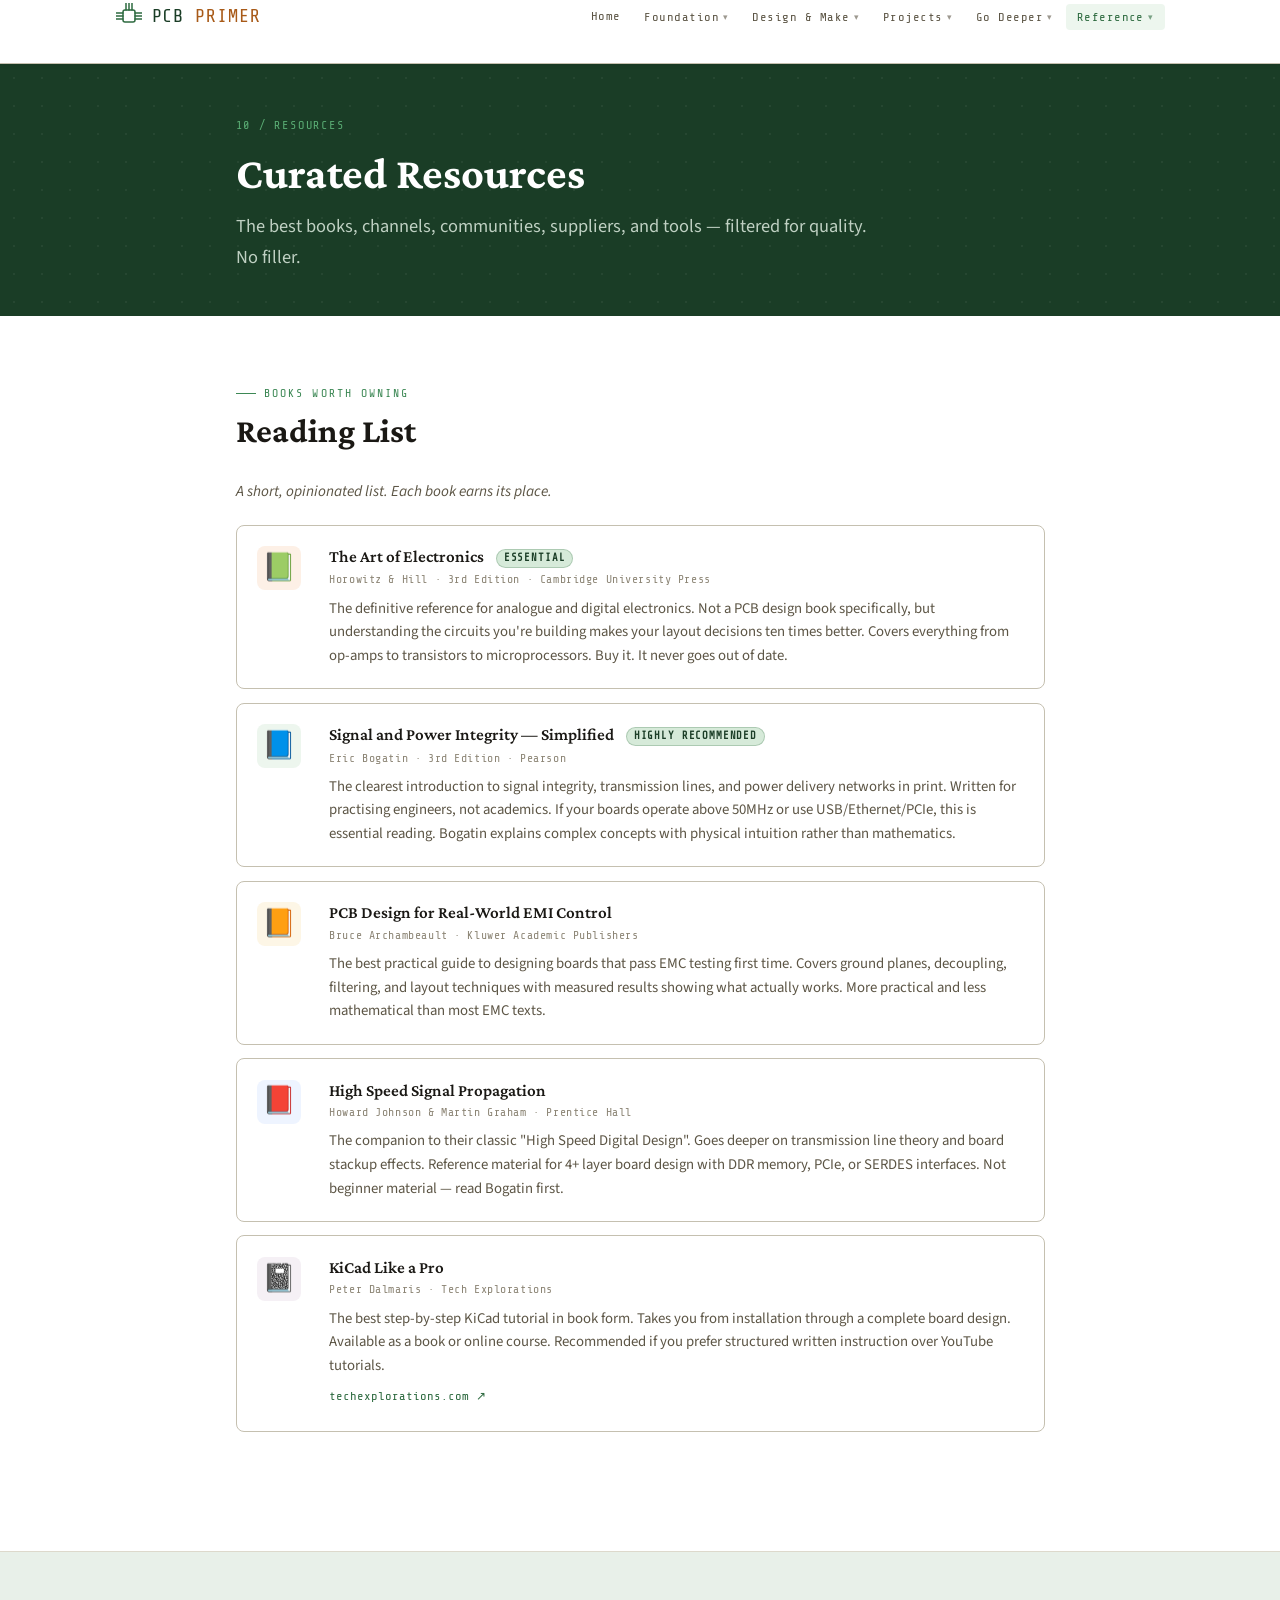
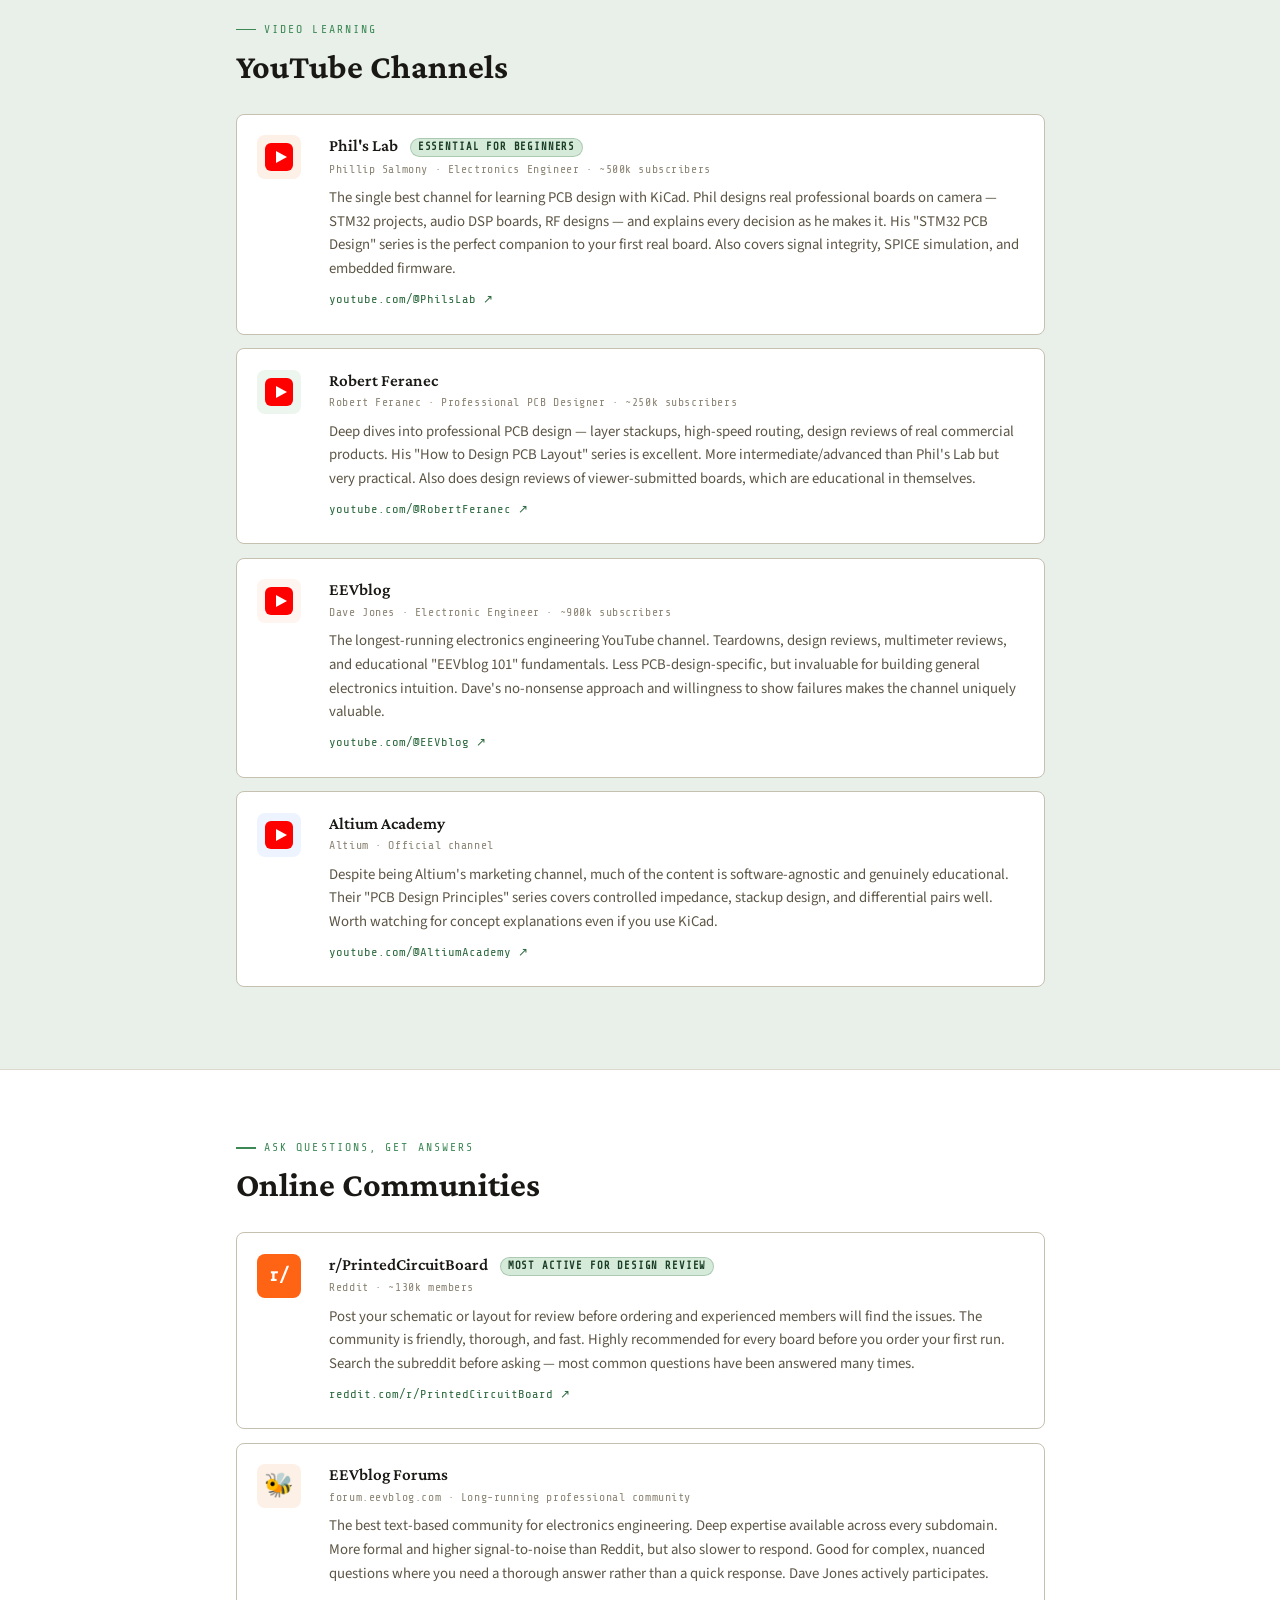
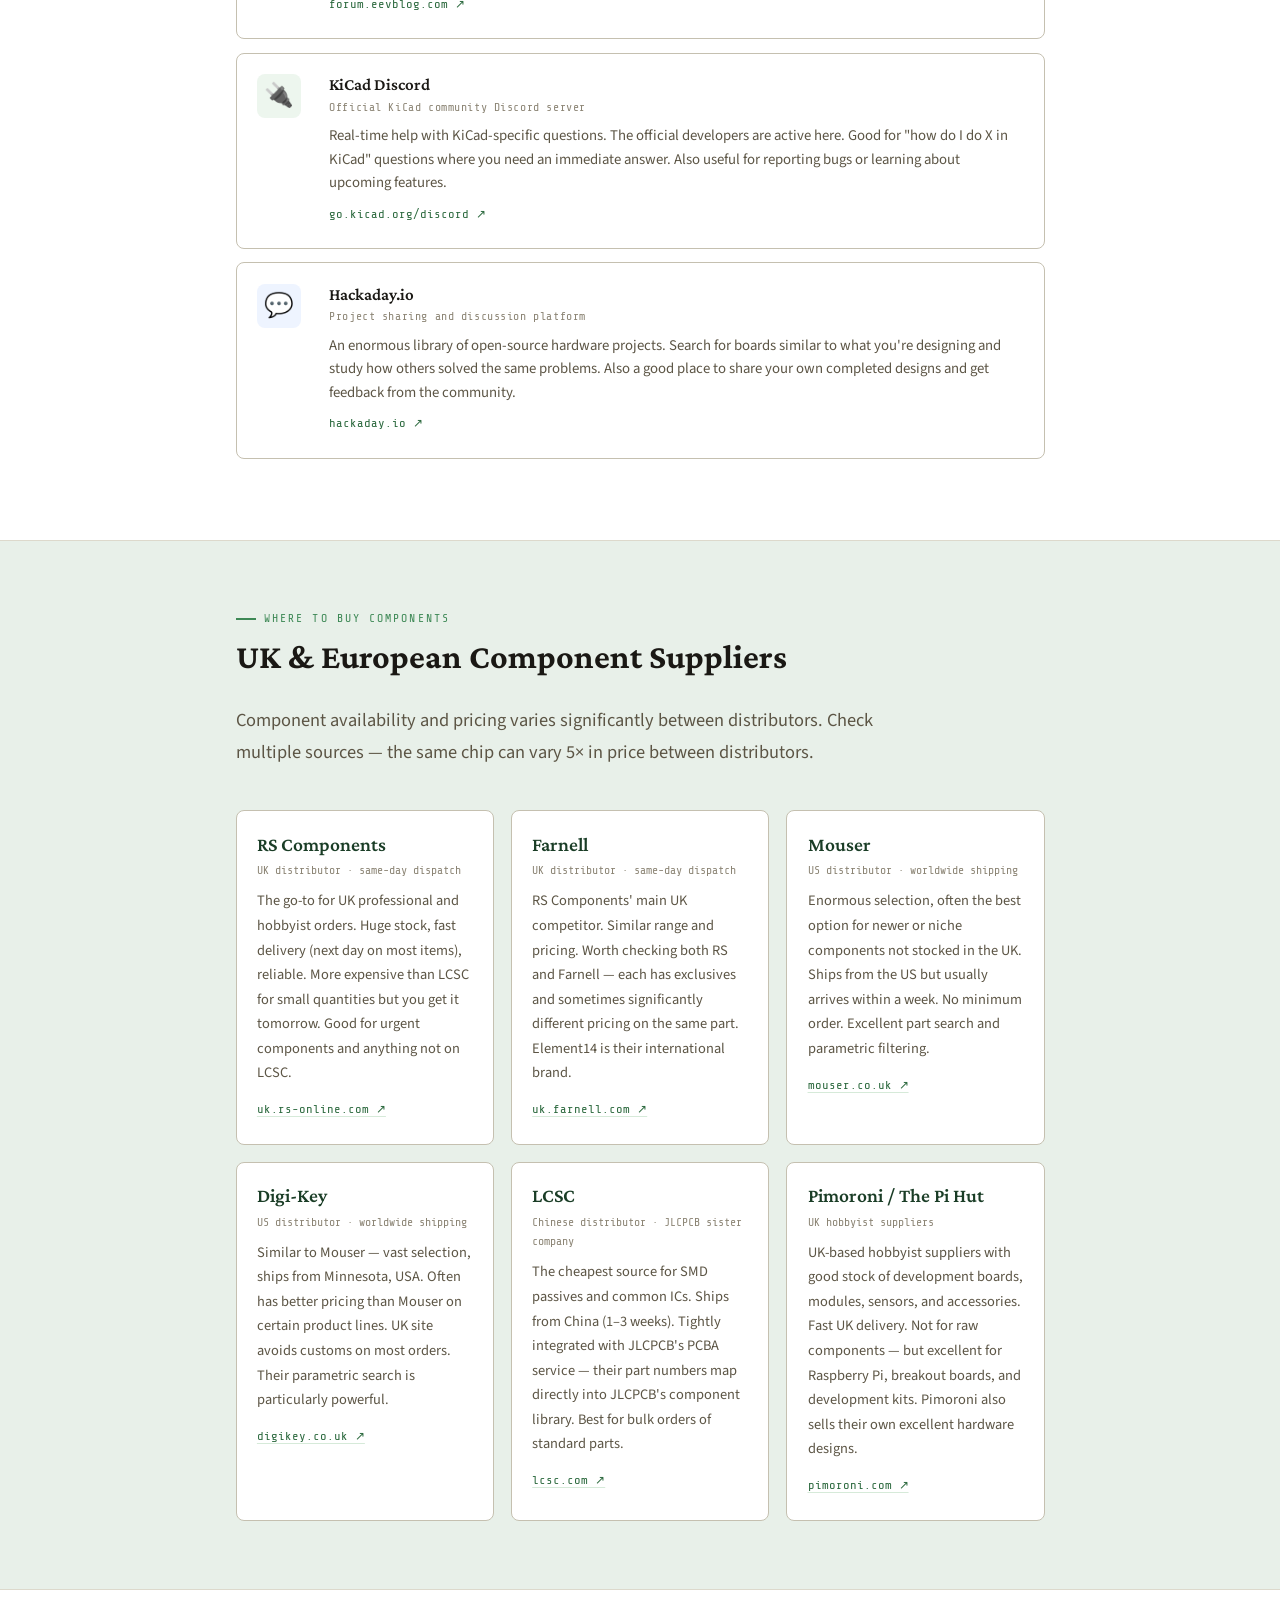
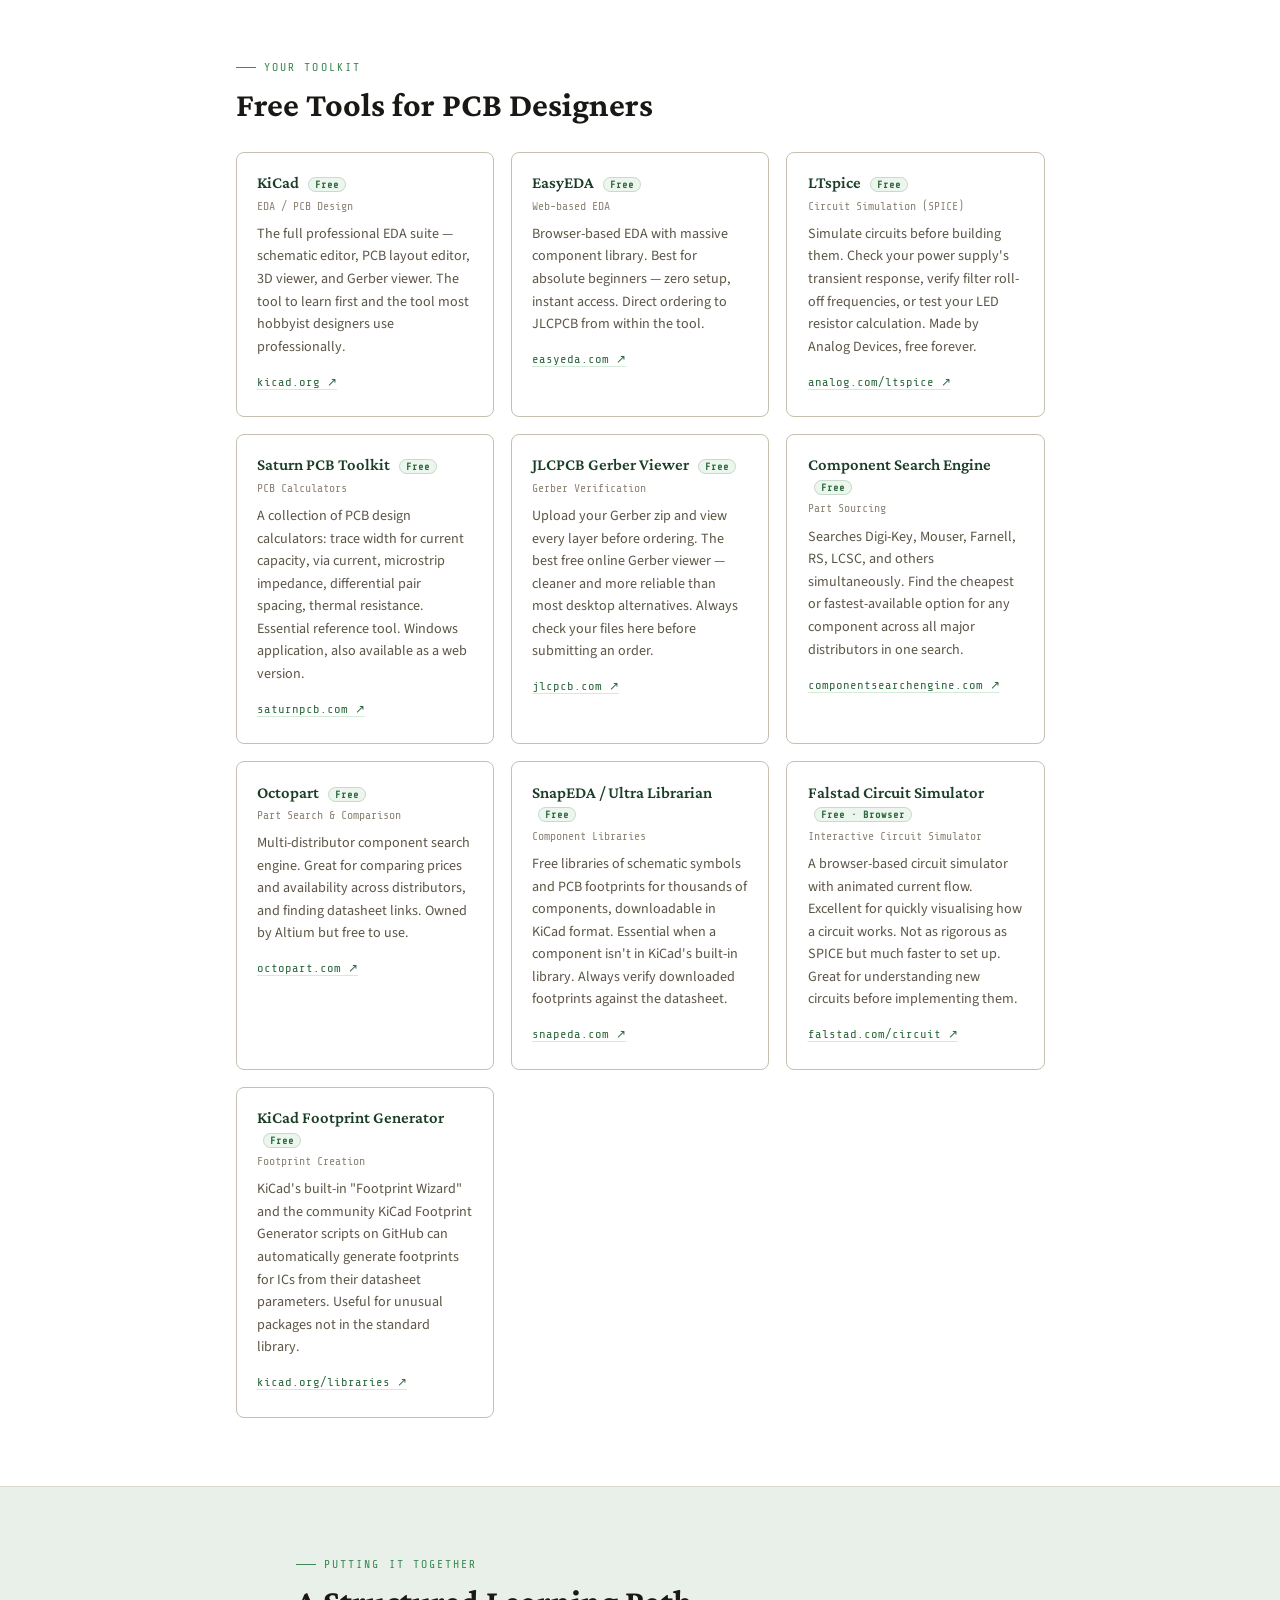
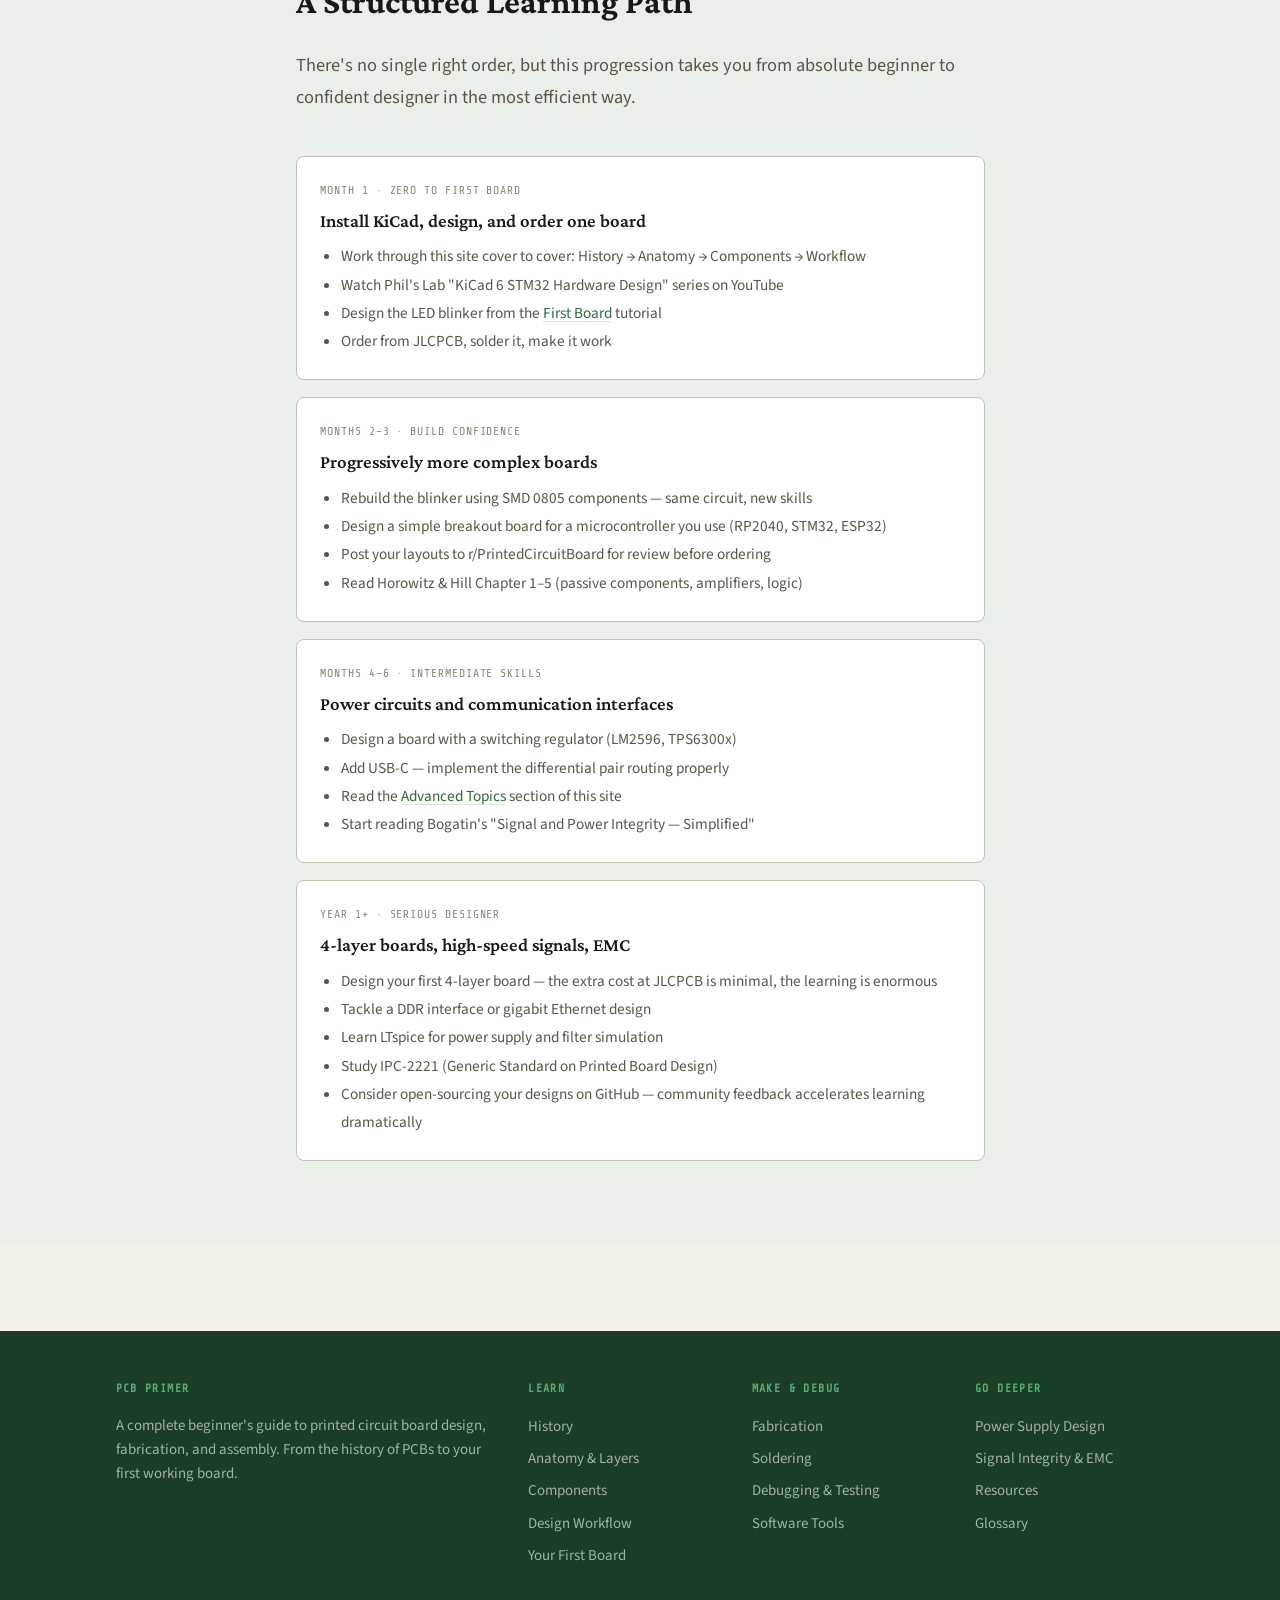
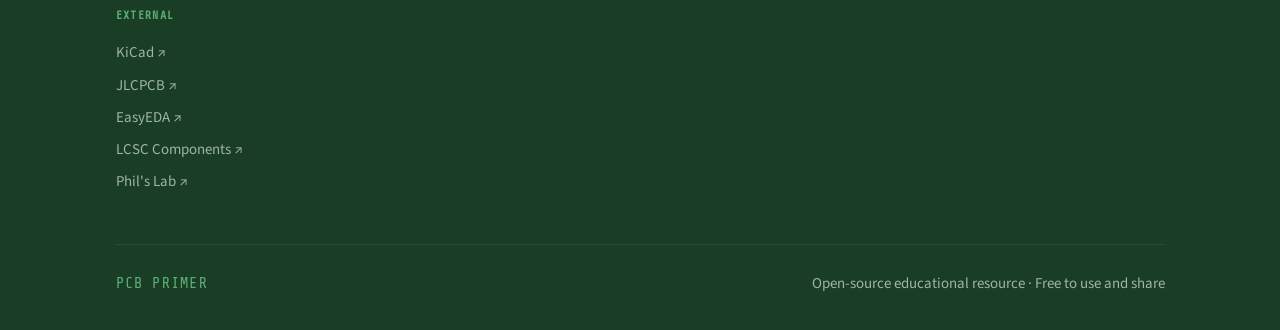
<file: resources.html>
<!DOCTYPE html>
<html lang="en">
<head>
  <meta charset="UTF-8">
  <meta name="viewport" content="width=device-width, initial-scale=1.0">
  <title>PCB Resources — PCB Primer</title>
  <meta name="description" content="Curated PCB design resources: books, YouTube channels, online communities, component suppliers, and free tools.">
  <link rel="stylesheet" href="css/main.css">
  <style>
    .resource-section { margin-bottom: 3rem; }
    .resource-card {
      display: grid;
      grid-template-columns: 52px 1fr;
      gap: 1.2rem;
      background: var(--bg-card);
      border: 1px solid var(--border);
      border-radius: 8px;
      padding: 1.2rem;
      margin-bottom: 0.8rem;
      align-items: start;
      transition: box-shadow 0.2s;
    }
    .resource-card:hover { box-shadow: var(--shadow); }
    .resource-icon {
      width: 44px; height: 44px;
      border-radius: 8px;
      display: flex; align-items: center; justify-content: center;
      font-size: 1.4rem;
      flex-shrink: 0;
    }
    .resource-card h4 { margin-bottom: 0.2rem; font-size: 1rem; }
    .resource-card .r-meta {
      font-family: var(--font-mono);
      font-size: 0.68rem;
      color: var(--text-light);
      letter-spacing: 0.05em;
      margin-bottom: 0.4rem;
    }
    .resource-card p { font-size: 0.87rem; color: var(--text-muted); margin: 0; line-height: 1.6; }
    .resource-card a.ext-link {
      display: inline-block;
      margin-top: 0.5rem;
      font-family: var(--font-mono);
      font-size: 0.72rem;
      color: var(--green);
      text-decoration: none;
    }
    .resource-card a.ext-link:hover { text-decoration: underline; }
    .rec-badge {
      display: inline-block;
      font-family: var(--font-mono);
      font-size: 0.62rem;
      letter-spacing: 0.08em;
      text-transform: uppercase;
      background: var(--green-pale);
      color: var(--green-deep);
      border: 1px solid rgba(45,106,63,0.25);
      padding: 2px 7px;
      border-radius: 20px;
      margin-left: 0.5rem;
      vertical-align: middle;
    }
    .supplier-grid { display: grid; grid-template-columns: repeat(auto-fit, minmax(220px, 1fr)); gap: 1rem; }
    .supplier-card { background: var(--bg-card); border: 1px solid var(--border); border-radius: 8px; padding: 1.2rem; }
    .supplier-card h4 { color: var(--green-deep); margin-bottom: 0.3rem; }
    .supplier-card .supplier-type { font-family: var(--font-mono); font-size: 0.68rem; color: var(--text-light); margin-bottom: 0.5rem; }
    .supplier-card p { font-size: 0.85rem; color: var(--text-muted); margin-bottom: 0.5rem; }
    .supplier-card a { font-family: var(--font-mono); font-size: 0.72rem; }
    .tool-grid { display: grid; grid-template-columns: repeat(auto-fit, minmax(240px, 1fr)); gap: 1rem; }
    .tool-card { background: var(--bg-card); border: 1px solid var(--border); border-radius: 8px; padding: 1.2rem; }
    .tool-card h4 { color: var(--green-deep); margin-bottom: 0.2rem; font-size: 0.98rem; }
    .tool-card .tool-type { font-family: var(--font-mono); font-size: 0.68rem; color: var(--text-light); margin-bottom: 0.4rem; }
    .tool-card p { font-size: 0.83rem; color: var(--text-muted); margin-bottom: 0.5rem; line-height: 1.6; }
    .tool-card a { font-family: var(--font-mono); font-size: 0.72rem; }
    .free-badge { font-family: var(--font-mono); font-size: 0.6rem; background: #edf6ee; color: var(--green); border: 1px solid rgba(45,106,63,0.2); padding: 1px 6px; border-radius: 10px; margin-left: 6px; }
    .path-card { background: var(--bg-card); border: 1px solid var(--border); border-radius: 8px; padding: 1.4rem; margin-bottom: 1rem; }
    .path-card .path-level { font-family: var(--font-mono); font-size: 0.68rem; color: var(--text-light); letter-spacing: 0.08em; text-transform: uppercase; margin-bottom: 0.5rem; }
    .path-card h3 { margin-bottom: 0.6rem; font-size: 1.1rem; }
    .path-card ul { padding-left: 1.2rem; font-size: 0.9rem; color: var(--text-muted); line-height: 1.85; margin: 0; }
  </style>
</head>
<body>

  <div class="page-header">
    <div class="container">
      <p class="page-label">10 / Resources</p>
      <h1>Curated Resources</h1>
      <p>The best books, channels, communities, suppliers, and tools — filtered for quality. No filler.</p>
    </div>
  </div>

  <!-- BOOKS -->
  <section class="section section--white">
    <div class="container">
      <p class="section-label">Books worth owning</p>
      <h2 class="section-title">Reading List</h2>

      <div class="resource-section">
        <p style="font-size:0.9rem;color:var(--text-muted);margin-bottom:1.2rem;font-style:italic">A short, opinionated list. Each book earns its place.</p>

        <div class="resource-card reveal">
          <div class="resource-icon" style="background:#fdf0e6;font-size:1.6rem">📗</div>
          <div>
            <h4>The Art of Electronics <span class="rec-badge">Essential</span></h4>
            <p class="r-meta">Horowitz &amp; Hill · 3rd Edition · Cambridge University Press</p>
            <p>The definitive reference for analogue and digital electronics. Not a PCB design book specifically, but understanding the circuits you're building makes your layout decisions ten times better. Covers everything from op-amps to transistors to microprocessors. Buy it. It never goes out of date.</p>
          </div>
        </div>

        <div class="resource-card reveal">
          <div class="resource-icon" style="background:#edf6ee;font-size:1.6rem">📘</div>
          <div>
            <h4>Signal and Power Integrity — Simplified <span class="rec-badge">Highly recommended</span></h4>
            <p class="r-meta">Eric Bogatin · 3rd Edition · Pearson</p>
            <p>The clearest introduction to signal integrity, transmission lines, and power delivery networks in print. Written for practising engineers, not academics. If your boards operate above 50MHz or use USB/Ethernet/PCIe, this is essential reading. Bogatin explains complex concepts with physical intuition rather than mathematics.</p>
          </div>
        </div>

        <div class="resource-card reveal">
          <div class="resource-icon" style="background:#fdf6e6;font-size:1.6rem">📙</div>
          <div>
            <h4>PCB Design for Real-World EMI Control</h4>
            <p class="r-meta">Bruce Archambeault · Kluwer Academic Publishers</p>
            <p>The best practical guide to designing boards that pass EMC testing first time. Covers ground planes, decoupling, filtering, and layout techniques with measured results showing what actually works. More practical and less mathematical than most EMC texts.</p>
          </div>
        </div>

        <div class="resource-card reveal">
          <div class="resource-icon" style="background:#eef4ff;font-size:1.6rem">📕</div>
          <div>
            <h4>High Speed Signal Propagation</h4>
            <p class="r-meta">Howard Johnson &amp; Martin Graham · Prentice Hall</p>
            <p>The companion to their classic "High Speed Digital Design". Goes deeper on transmission line theory and board stackup effects. Reference material for 4+ layer board design with DDR memory, PCIe, or SERDES interfaces. Not beginner material — read Bogatin first.</p>
          </div>
        </div>

        <div class="resource-card reveal">
          <div class="resource-icon" style="background:#f5f0f5;font-size:1.6rem">📓</div>
          <div>
            <h4>KiCad Like a Pro</h4>
            <p class="r-meta">Peter Dalmaris · Tech Explorations</p>
            <p>The best step-by-step KiCad tutorial in book form. Takes you from installation through a complete board design. Available as a book or online course. Recommended if you prefer structured written instruction over YouTube tutorials.</p>
            <a href="https://techexplorations.com/guides/kicad/" class="ext-link" target="_blank" rel="noopener">techexplorations.com ↗</a>
          </div>
        </div>
      </div>
    </div>
  </section>

  <!-- YOUTUBE -->
  <section class="section section--tinted">
    <div class="container">
      <p class="section-label">Video learning</p>
      <h2 class="section-title">YouTube Channels</h2>

      <div class="resource-card reveal">
        <div class="resource-icon" style="background:#fdf0e6">
          <svg width="28" height="28" viewBox="0 0 28 28" fill="none"><rect width="28" height="28" rx="6" fill="#FF0000"/><polygon points="11,8 22,14 11,20" fill="white"/></svg>
        </div>
        <div>
          <h4>Phil's Lab <span class="rec-badge">Essential for beginners</span></h4>
          <p class="r-meta">Phillip Salmony · Electronics Engineer · ~500k subscribers</p>
          <p>The single best channel for learning PCB design with KiCad. Phil designs real professional boards on camera — STM32 projects, audio DSP boards, RF designs — and explains every decision as he makes it. His "STM32 PCB Design" series is the perfect companion to your first real board. Also covers signal integrity, SPICE simulation, and embedded firmware.</p>
          <a href="https://www.youtube.com/@PhilsLab" class="ext-link" target="_blank" rel="noopener">youtube.com/@PhilsLab ↗</a>
        </div>
      </div>

      <div class="resource-card reveal">
        <div class="resource-icon" style="background:#edf6ee">
          <svg width="28" height="28" viewBox="0 0 28 28" fill="none"><rect width="28" height="28" rx="6" fill="#FF0000"/><polygon points="11,8 22,14 11,20" fill="white"/></svg>
        </div>
        <div>
          <h4>Robert Feranec</h4>
          <p class="r-meta">Robert Feranec · Professional PCB Designer · ~250k subscribers</p>
          <p>Deep dives into professional PCB design — layer stackups, high-speed routing, design reviews of real commercial products. His "How to Design PCB Layout" series is excellent. More intermediate/advanced than Phil's Lab but very practical. Also does design reviews of viewer-submitted boards, which are educational in themselves.</p>
          <a href="https://www.youtube.com/@RobertFeranec" class="ext-link" target="_blank" rel="noopener">youtube.com/@RobertFeranec ↗</a>
        </div>
      </div>

      <div class="resource-card reveal">
        <div class="resource-icon" style="background:#fff5f0">
          <svg width="28" height="28" viewBox="0 0 28 28" fill="none"><rect width="28" height="28" rx="6" fill="#FF0000"/><polygon points="11,8 22,14 11,20" fill="white"/></svg>
        </div>
        <div>
          <h4>EEVblog</h4>
          <p class="r-meta">Dave Jones · Electronic Engineer · ~900k subscribers</p>
          <p>The longest-running electronics engineering YouTube channel. Teardowns, design reviews, multimeter reviews, and educational "EEVblog 101" fundamentals. Less PCB-design-specific, but invaluable for building general electronics intuition. Dave's no-nonsense approach and willingness to show failures makes the channel uniquely valuable.</p>
          <a href="https://www.youtube.com/@EEVblog" class="ext-link" target="_blank" rel="noopener">youtube.com/@EEVblog ↗</a>
        </div>
      </div>

      <div class="resource-card reveal">
        <div class="resource-icon" style="background:#eef4ff">
          <svg width="28" height="28" viewBox="0 0 28 28" fill="none"><rect width="28" height="28" rx="6" fill="#FF0000"/><polygon points="11,8 22,14 11,20" fill="white"/></svg>
        </div>
        <div>
          <h4>Altium Academy</h4>
          <p class="r-meta">Altium · Official channel</p>
          <p>Despite being Altium's marketing channel, much of the content is software-agnostic and genuinely educational. Their "PCB Design Principles" series covers controlled impedance, stackup design, and differential pairs well. Worth watching for concept explanations even if you use KiCad.</p>
          <a href="https://www.youtube.com/@AltiumAcademy" class="ext-link" target="_blank" rel="noopener">youtube.com/@AltiumAcademy ↗</a>
        </div>
      </div>
    </div>
  </section>

  <!-- COMMUNITIES -->
  <section class="section section--white">
    <div class="container">
      <p class="section-label">Ask questions, get answers</p>
      <h2 class="section-title">Online Communities</h2>

      <div class="resource-card reveal">
        <div class="resource-icon" style="background:#ff6314;color:white;font-family:var(--font-mono);font-size:1.1rem;font-weight:700">r/</div>
        <div>
          <h4>r/PrintedCircuitBoard <span class="rec-badge">Most active for design review</span></h4>
          <p class="r-meta">Reddit · ~130k members</p>
          <p>Post your schematic or layout for review before ordering and experienced members will find the issues. The community is friendly, thorough, and fast. Highly recommended for every board before you order your first run. Search the subreddit before asking — most common questions have been answered many times.</p>
          <a href="https://www.reddit.com/r/PrintedCircuitBoard/" class="ext-link" target="_blank" rel="noopener">reddit.com/r/PrintedCircuitBoard ↗</a>
        </div>
      </div>

      <div class="resource-card reveal">
        <div class="resource-icon" style="background:#fdf0e6;font-size:1.4rem">🐝</div>
        <div>
          <h4>EEVblog Forums</h4>
          <p class="r-meta">forum.eevblog.com · Long-running professional community</p>
          <p>The best text-based community for electronics engineering. Deep expertise available across every subdomain. More formal and higher signal-to-noise than Reddit, but also slower to respond. Good for complex, nuanced questions where you need a thorough answer rather than a quick response. Dave Jones actively participates.</p>
          <a href="https://www.eevblog.com/forum/" class="ext-link" target="_blank" rel="noopener">forum.eevblog.com ↗</a>
        </div>
      </div>

      <div class="resource-card reveal">
        <div class="resource-icon" style="background:#edf6ee;font-size:1.4rem">🔌</div>
        <div>
          <h4>KiCad Discord</h4>
          <p class="r-meta">Official KiCad community Discord server</p>
          <p>Real-time help with KiCad-specific questions. The official developers are active here. Good for "how do I do X in KiCad" questions where you need an immediate answer. Also useful for reporting bugs or learning about upcoming features.</p>
          <a href="https://go.kicad.org/discord" class="ext-link" target="_blank" rel="noopener">go.kicad.org/discord ↗</a>
        </div>
      </div>

      <div class="resource-card reveal">
        <div class="resource-icon" style="background:#eef4ff;font-size:1.4rem">💬</div>
        <div>
          <h4>Hackaday.io</h4>
          <p class="r-meta">Project sharing and discussion platform</p>
          <p>An enormous library of open-source hardware projects. Search for boards similar to what you're designing and study how others solved the same problems. Also a good place to share your own completed designs and get feedback from the community.</p>
          <a href="https://hackaday.io" class="ext-link" target="_blank" rel="noopener">hackaday.io ↗</a>
        </div>
      </div>
    </div>
  </section>

  <!-- COMPONENT SUPPLIERS -->
  <section class="section section--tinted">
    <div class="container">
      <p class="section-label">Where to buy components</p>
      <h2 class="section-title">UK &amp; European Component Suppliers</h2>
      <p class="section-intro">Component availability and pricing varies significantly between distributors. Check multiple sources — the same chip can vary 5× in price between distributors.</p>

      <div class="supplier-grid stagger-children">
        <div class="supplier-card reveal">
          <h4>RS Components</h4>
          <p class="supplier-type">UK distributor · same-day dispatch</p>
          <p>The go-to for UK professional and hobbyist orders. Huge stock, fast delivery (next day on most items), reliable. More expensive than LCSC for small quantities but you get it tomorrow. Good for urgent components and anything not on LCSC.</p>
          <a href="https://uk.rs-online.com" target="_blank" rel="noopener">uk.rs-online.com ↗</a>
        </div>
        <div class="supplier-card reveal">
          <h4>Farnell</h4>
          <p class="supplier-type">UK distributor · same-day dispatch</p>
          <p>RS Components' main UK competitor. Similar range and pricing. Worth checking both RS and Farnell — each has exclusives and sometimes significantly different pricing on the same part. Element14 is their international brand.</p>
          <a href="https://uk.farnell.com" target="_blank" rel="noopener">uk.farnell.com ↗</a>
        </div>
        <div class="supplier-card reveal">
          <h4>Mouser</h4>
          <p class="supplier-type">US distributor · worldwide shipping</p>
          <p>Enormous selection, often the best option for newer or niche components not stocked in the UK. Ships from the US but usually arrives within a week. No minimum order. Excellent part search and parametric filtering.</p>
          <a href="https://mouser.co.uk" target="_blank" rel="noopener">mouser.co.uk ↗</a>
        </div>
        <div class="supplier-card reveal">
          <h4>Digi-Key</h4>
          <p class="supplier-type">US distributor · worldwide shipping</p>
          <p>Similar to Mouser — vast selection, ships from Minnesota, USA. Often has better pricing than Mouser on certain product lines. UK site avoids customs on most orders. Their parametric search is particularly powerful.</p>
          <a href="https://www.digikey.co.uk" target="_blank" rel="noopener">digikey.co.uk ↗</a>
        </div>
        <div class="supplier-card reveal">
          <h4>LCSC</h4>
          <p class="supplier-type">Chinese distributor · JLCPCB sister company</p>
          <p>The cheapest source for SMD passives and common ICs. Ships from China (1–3 weeks). Tightly integrated with JLCPCB's PCBA service — their part numbers map directly into JLCPCB's component library. Best for bulk orders of standard parts.</p>
          <a href="https://www.lcsc.com" target="_blank" rel="noopener">lcsc.com ↗</a>
        </div>
        <div class="supplier-card reveal">
          <h4>Pimoroni / The Pi Hut</h4>
          <p class="supplier-type">UK hobbyist suppliers</p>
          <p>UK-based hobbyist suppliers with good stock of development boards, modules, sensors, and accessories. Fast UK delivery. Not for raw components — but excellent for Raspberry Pi, breakout boards, and development kits. Pimoroni also sells their own excellent hardware designs.</p>
          <a href="https://pimoroni.com" target="_blank" rel="noopener">pimoroni.com ↗</a>
        </div>
      </div>
    </div>
  </section>

  <!-- FREE TOOLS -->
  <section class="section section--white">
    <div class="container">
      <p class="section-label">Your toolkit</p>
      <h2 class="section-title">Free Tools for PCB Designers</h2>

      <div class="tool-grid stagger-children">
        <div class="tool-card reveal">
          <h4>KiCad <span class="free-badge">Free</span></h4>
          <p class="tool-type">EDA / PCB Design</p>
          <p>The full professional EDA suite — schematic editor, PCB layout editor, 3D viewer, and Gerber viewer. The tool to learn first and the tool most hobbyist designers use professionally.</p>
          <a href="https://kicad.org" target="_blank" rel="noopener">kicad.org ↗</a>
        </div>
        <div class="tool-card reveal">
          <h4>EasyEDA <span class="free-badge">Free</span></h4>
          <p class="tool-type">Web-based EDA</p>
          <p>Browser-based EDA with massive component library. Best for absolute beginners — zero setup, instant access. Direct ordering to JLCPCB from within the tool.</p>
          <a href="https://easyeda.com" target="_blank" rel="noopener">easyeda.com ↗</a>
        </div>
        <div class="tool-card reveal">
          <h4>LTspice <span class="free-badge">Free</span></h4>
          <p class="tool-type">Circuit Simulation (SPICE)</p>
          <p>Simulate circuits before building them. Check your power supply's transient response, verify filter roll-off frequencies, or test your LED resistor calculation. Made by Analog Devices, free forever.</p>
          <a href="https://www.analog.com/ltspice" target="_blank" rel="noopener">analog.com/ltspice ↗</a>
        </div>
        <div class="tool-card reveal">
          <h4>Saturn PCB Toolkit <span class="free-badge">Free</span></h4>
          <p class="tool-type">PCB Calculators</p>
          <p>A collection of PCB design calculators: trace width for current capacity, via current, microstrip impedance, differential pair spacing, thermal resistance. Essential reference tool. Windows application, also available as a web version.</p>
          <a href="https://saturnpcb.com/pcb_toolkit/" target="_blank" rel="noopener">saturnpcb.com ↗</a>
        </div>
        <div class="tool-card reveal">
          <h4>JLCPCB Gerber Viewer <span class="free-badge">Free</span></h4>
          <p class="tool-type">Gerber Verification</p>
          <p>Upload your Gerber zip and view every layer before ordering. The best free online Gerber viewer — cleaner and more reliable than most desktop alternatives. Always check your files here before submitting an order.</p>
          <a href="https://jlcpcb.com/quote#/" target="_blank" rel="noopener">jlcpcb.com ↗</a>
        </div>
        <div class="tool-card reveal">
          <h4>Component Search Engine <span class="free-badge">Free</span></h4>
          <p class="tool-type">Part Sourcing</p>
          <p>Searches Digi-Key, Mouser, Farnell, RS, LCSC, and others simultaneously. Find the cheapest or fastest-available option for any component across all major distributors in one search.</p>
          <a href="https://componentsearchengine.com" target="_blank" rel="noopener">componentsearchengine.com ↗</a>
        </div>
        <div class="tool-card reveal">
          <h4>Octopart <span class="free-badge">Free</span></h4>
          <p class="tool-type">Part Search &amp; Comparison</p>
          <p>Multi-distributor component search engine. Great for comparing prices and availability across distributors, and finding datasheet links. Owned by Altium but free to use.</p>
          <a href="https://octopart.com" target="_blank" rel="noopener">octopart.com ↗</a>
        </div>
        <div class="tool-card reveal">
          <h4>SnapEDA / Ultra Librarian <span class="free-badge">Free</span></h4>
          <p class="tool-type">Component Libraries</p>
          <p>Free libraries of schematic symbols and PCB footprints for thousands of components, downloadable in KiCad format. Essential when a component isn't in KiCad's built-in library. Always verify downloaded footprints against the datasheet.</p>
          <a href="https://www.snapeda.com" target="_blank" rel="noopener">snapeda.com ↗</a>
        </div>
        <div class="tool-card reveal">
          <h4>Falstad Circuit Simulator <span class="free-badge">Free · Browser</span></h4>
          <p class="tool-type">Interactive Circuit Simulator</p>
          <p>A browser-based circuit simulator with animated current flow. Excellent for quickly visualising how a circuit works. Not as rigorous as SPICE but much faster to set up. Great for understanding new circuits before implementing them.</p>
          <a href="https://falstad.com/circuit/" target="_blank" rel="noopener">falstad.com/circuit ↗</a>
        </div>
        <div class="tool-card reveal">
          <h4>KiCad Footprint Generator <span class="free-badge">Free</span></h4>
          <p class="tool-type">Footprint Creation</p>
          <p>KiCad's built-in "Footprint Wizard" and the community KiCad Footprint Generator scripts on GitHub can automatically generate footprints for ICs from their datasheet parameters. Useful for unusual packages not in the standard library.</p>
          <a href="https://kicad.org/libraries/" target="_blank" rel="noopener">kicad.org/libraries ↗</a>
        </div>
      </div>
    </div>
  </section>

  <!-- LEARNING PATH SUMMARY -->
  <section class="section section--tinted">
    <div class="container" style="max-width:740px">
      <p class="section-label">Putting it together</p>
      <h2 class="section-title">A Structured Learning Path</h2>
      <p class="section-intro">There's no single right order, but this progression takes you from absolute beginner to confident designer in the most efficient way.</p>

      <div class="path-card reveal">
        <p class="path-level">Month 1 · Zero to first board</p>
        <h3>Install KiCad, design, and order one board</h3>
        <ul>
          <li>Work through this site cover to cover: History → Anatomy → Components → Workflow</li>
          <li>Watch Phil's Lab "KiCad 6 STM32 Hardware Design" series on YouTube</li>
          <li>Design the LED blinker from the <a href="first-board.html">First Board</a> tutorial</li>
          <li>Order from JLCPCB, solder it, make it work</li>
        </ul>
      </div>
      <div class="path-card reveal">
        <p class="path-level">Months 2–3 · Build confidence</p>
        <h3>Progressively more complex boards</h3>
        <ul>
          <li>Rebuild the blinker using SMD 0805 components — same circuit, new skills</li>
          <li>Design a simple breakout board for a microcontroller you use (RP2040, STM32, ESP32)</li>
          <li>Post your layouts to r/PrintedCircuitBoard for review before ordering</li>
          <li>Read Horowitz &amp; Hill Chapter 1–5 (passive components, amplifiers, logic)</li>
        </ul>
      </div>
      <div class="path-card reveal">
        <p class="path-level">Months 4–6 · Intermediate skills</p>
        <h3>Power circuits and communication interfaces</h3>
        <ul>
          <li>Design a board with a switching regulator (LM2596, TPS6300x)</li>
          <li>Add USB-C — implement the differential pair routing properly</li>
          <li>Read the <a href="advanced.html">Advanced Topics</a> section of this site</li>
          <li>Start reading Bogatin's "Signal and Power Integrity — Simplified"</li>
        </ul>
      </div>
      <div class="path-card reveal">
        <p class="path-level">Year 1+ · Serious designer</p>
        <h3>4-layer boards, high-speed signals, EMC</h3>
        <ul>
          <li>Design your first 4-layer board — the extra cost at JLCPCB is minimal, the learning is enormous</li>
          <li>Tackle a DDR interface or gigabit Ethernet design</li>
          <li>Learn LTspice for power supply and filter simulation</li>
          <li>Study IPC-2221 (Generic Standard on Printed Board Design)</li>
          <li>Consider open-sourcing your designs on GitHub — community feedback accelerates learning dramatically</li>
        </ul>
      </div>
    </div>
  </section>

  <script src="js/main.js"></script>
</body>
</html>
</file>
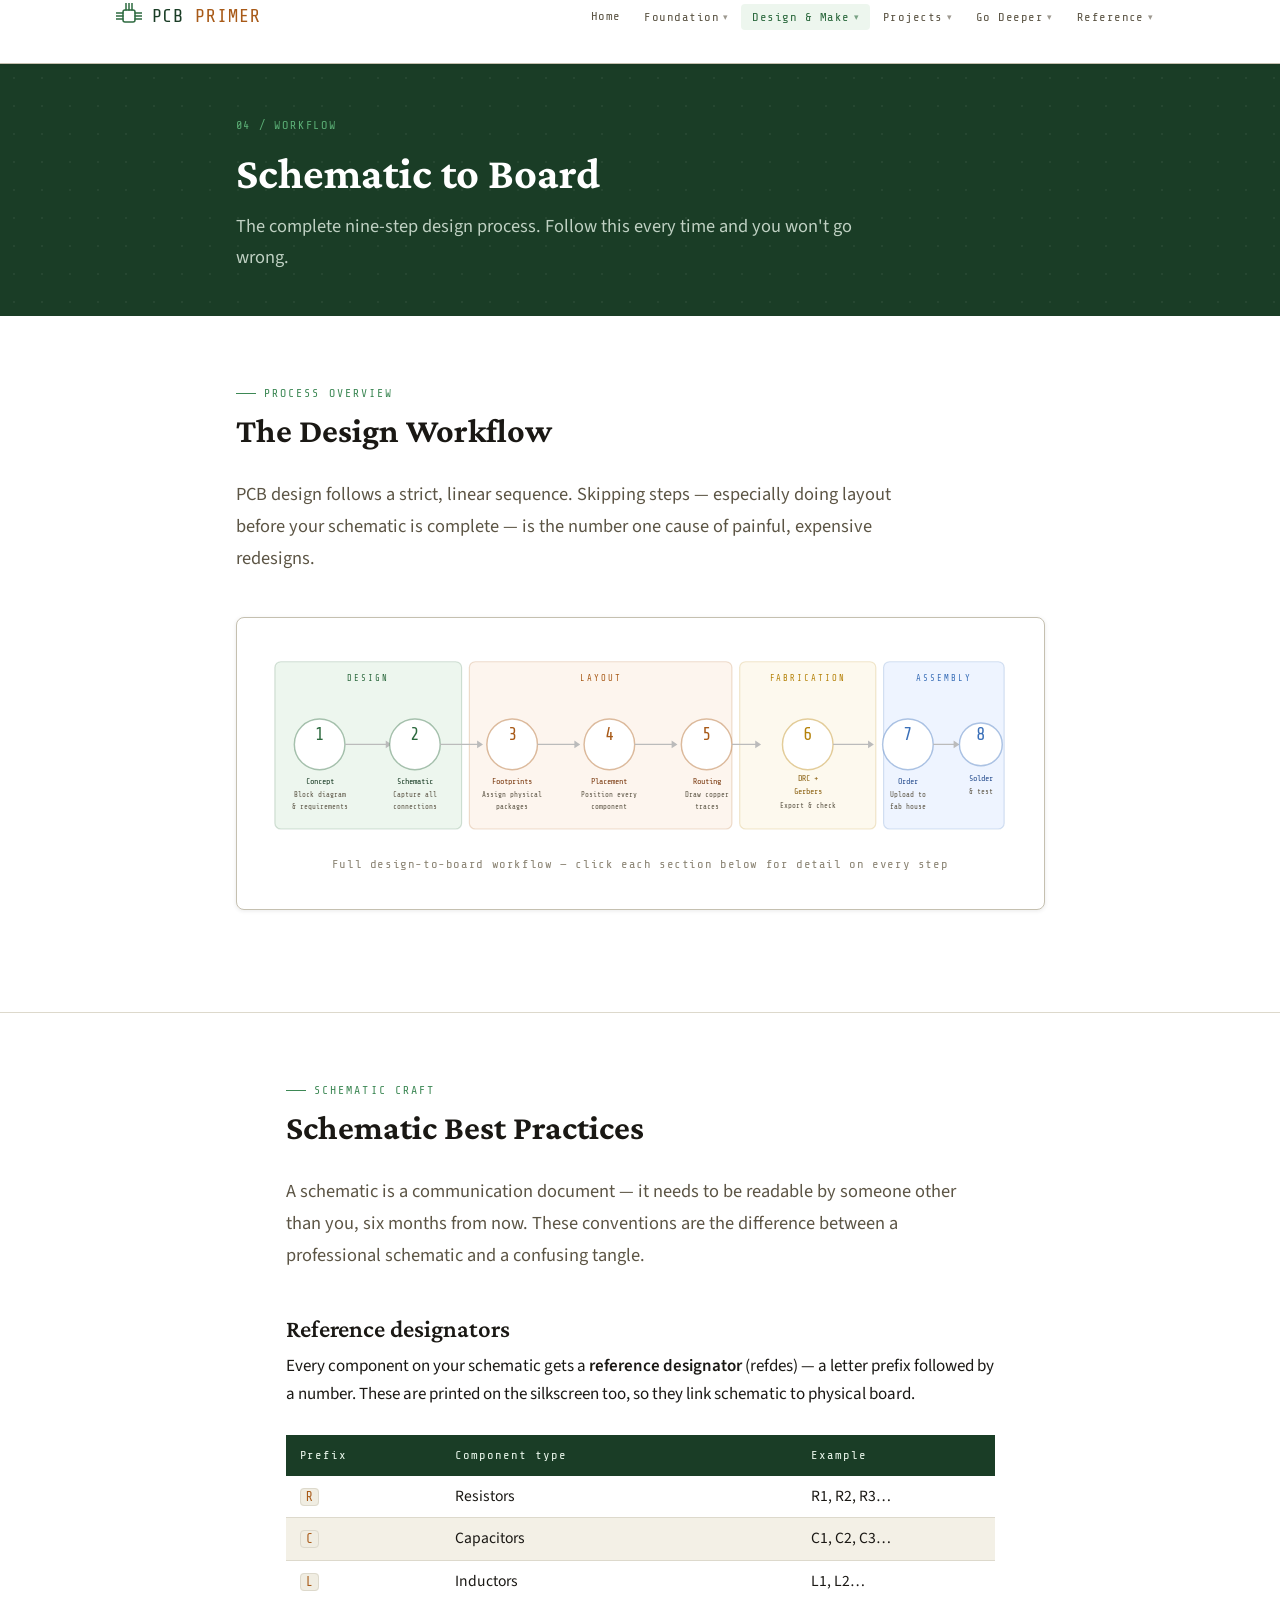
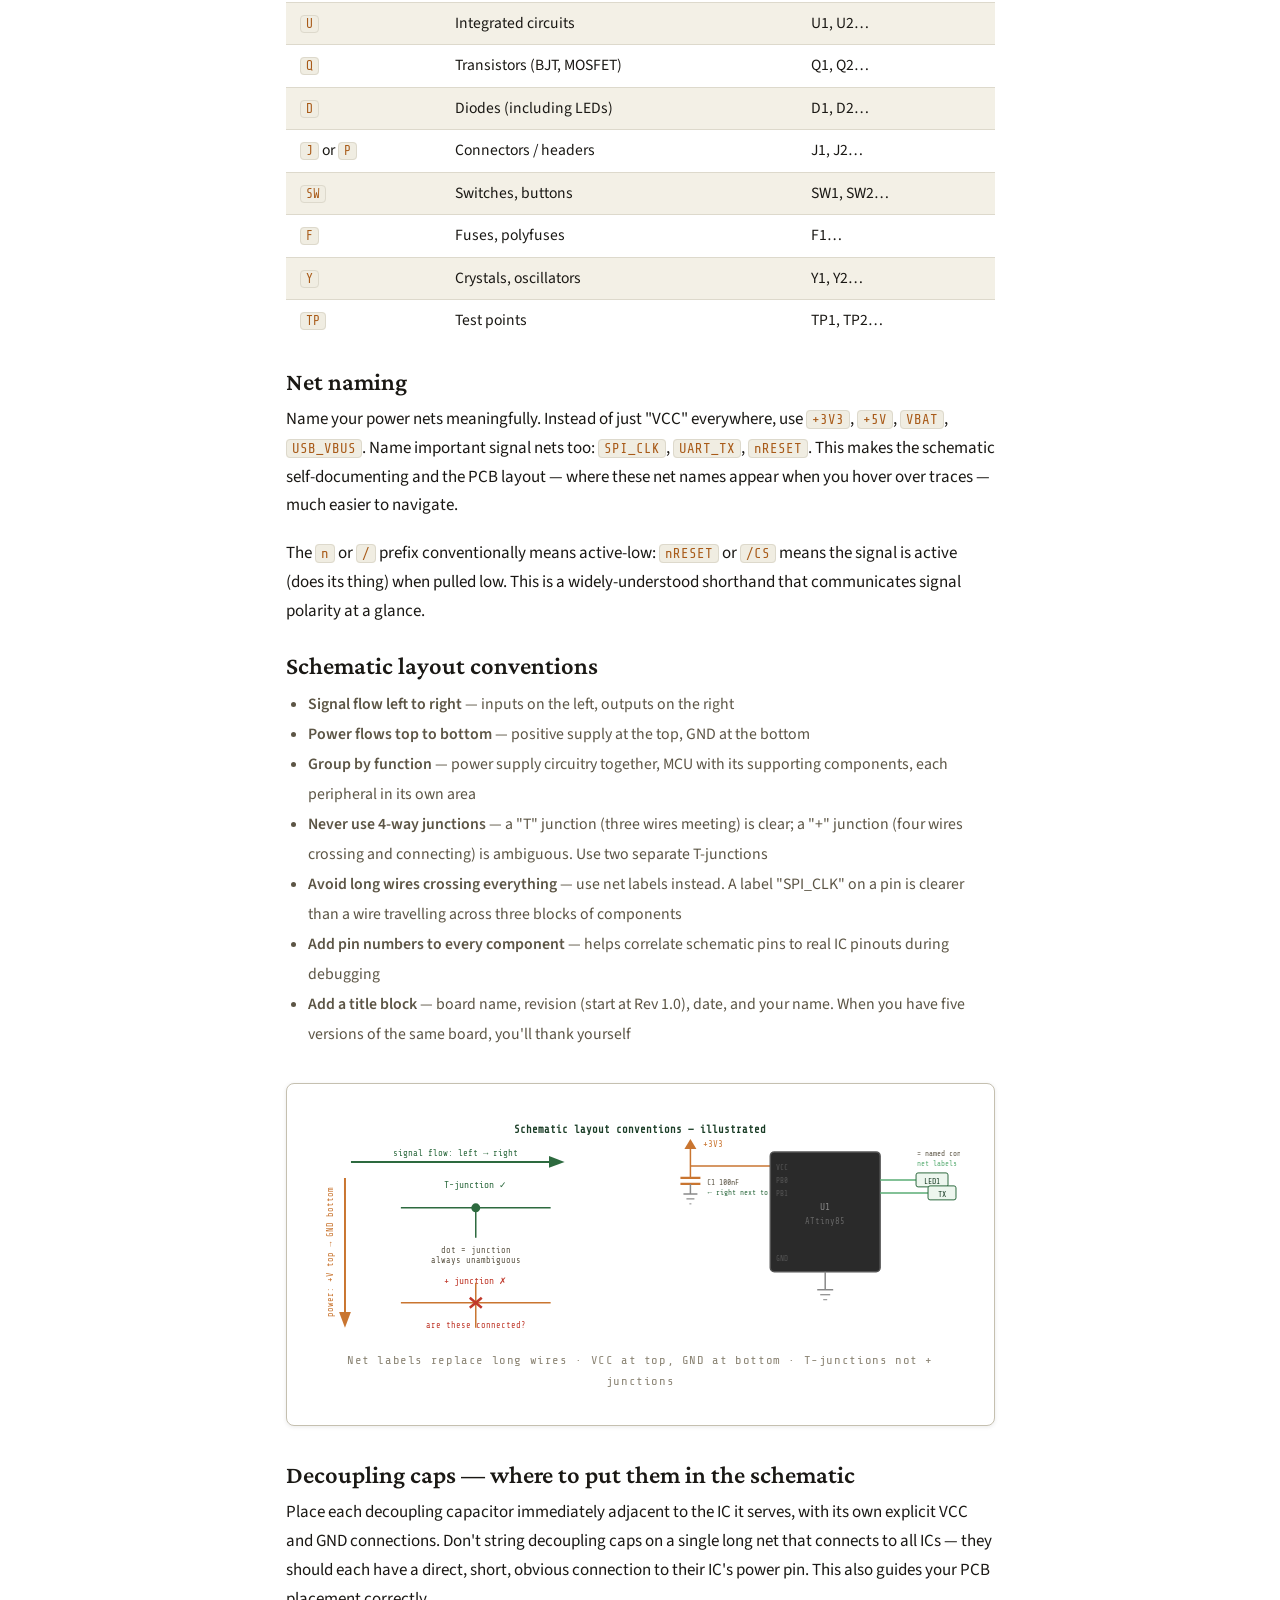
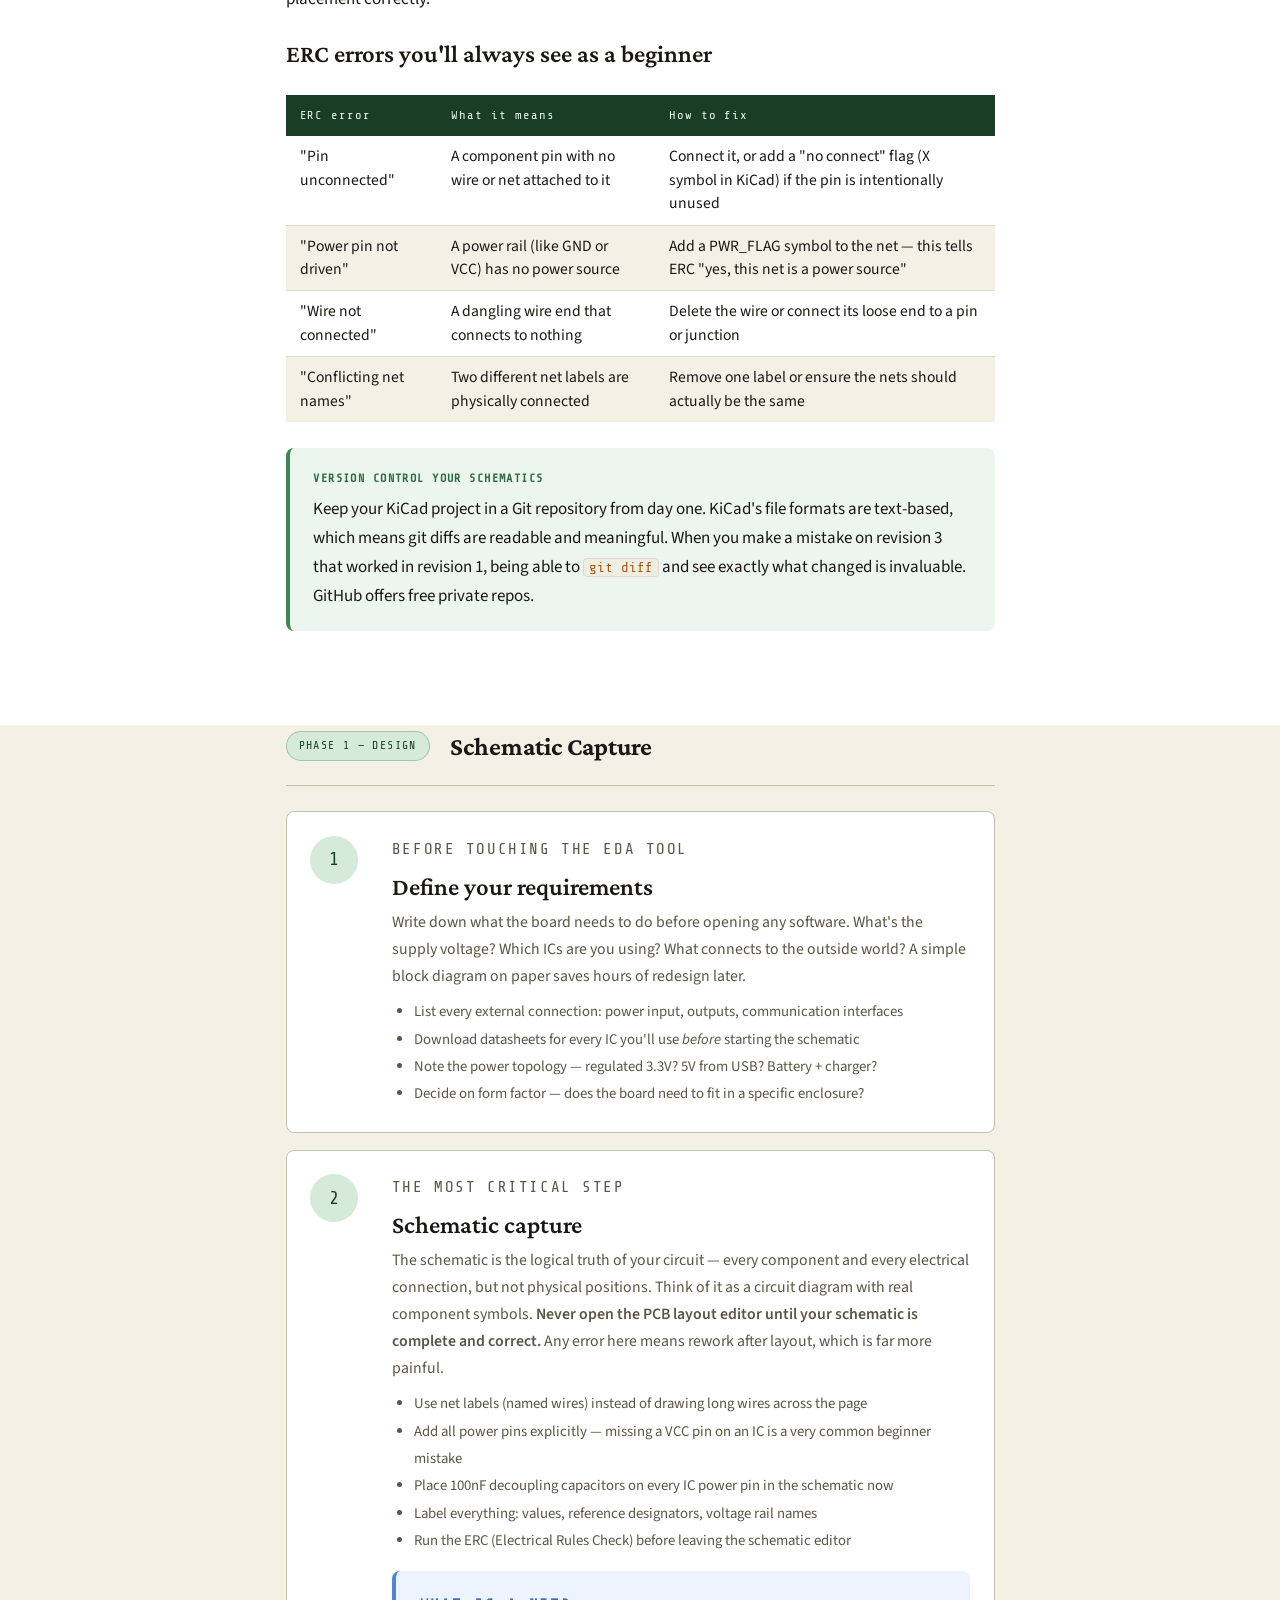
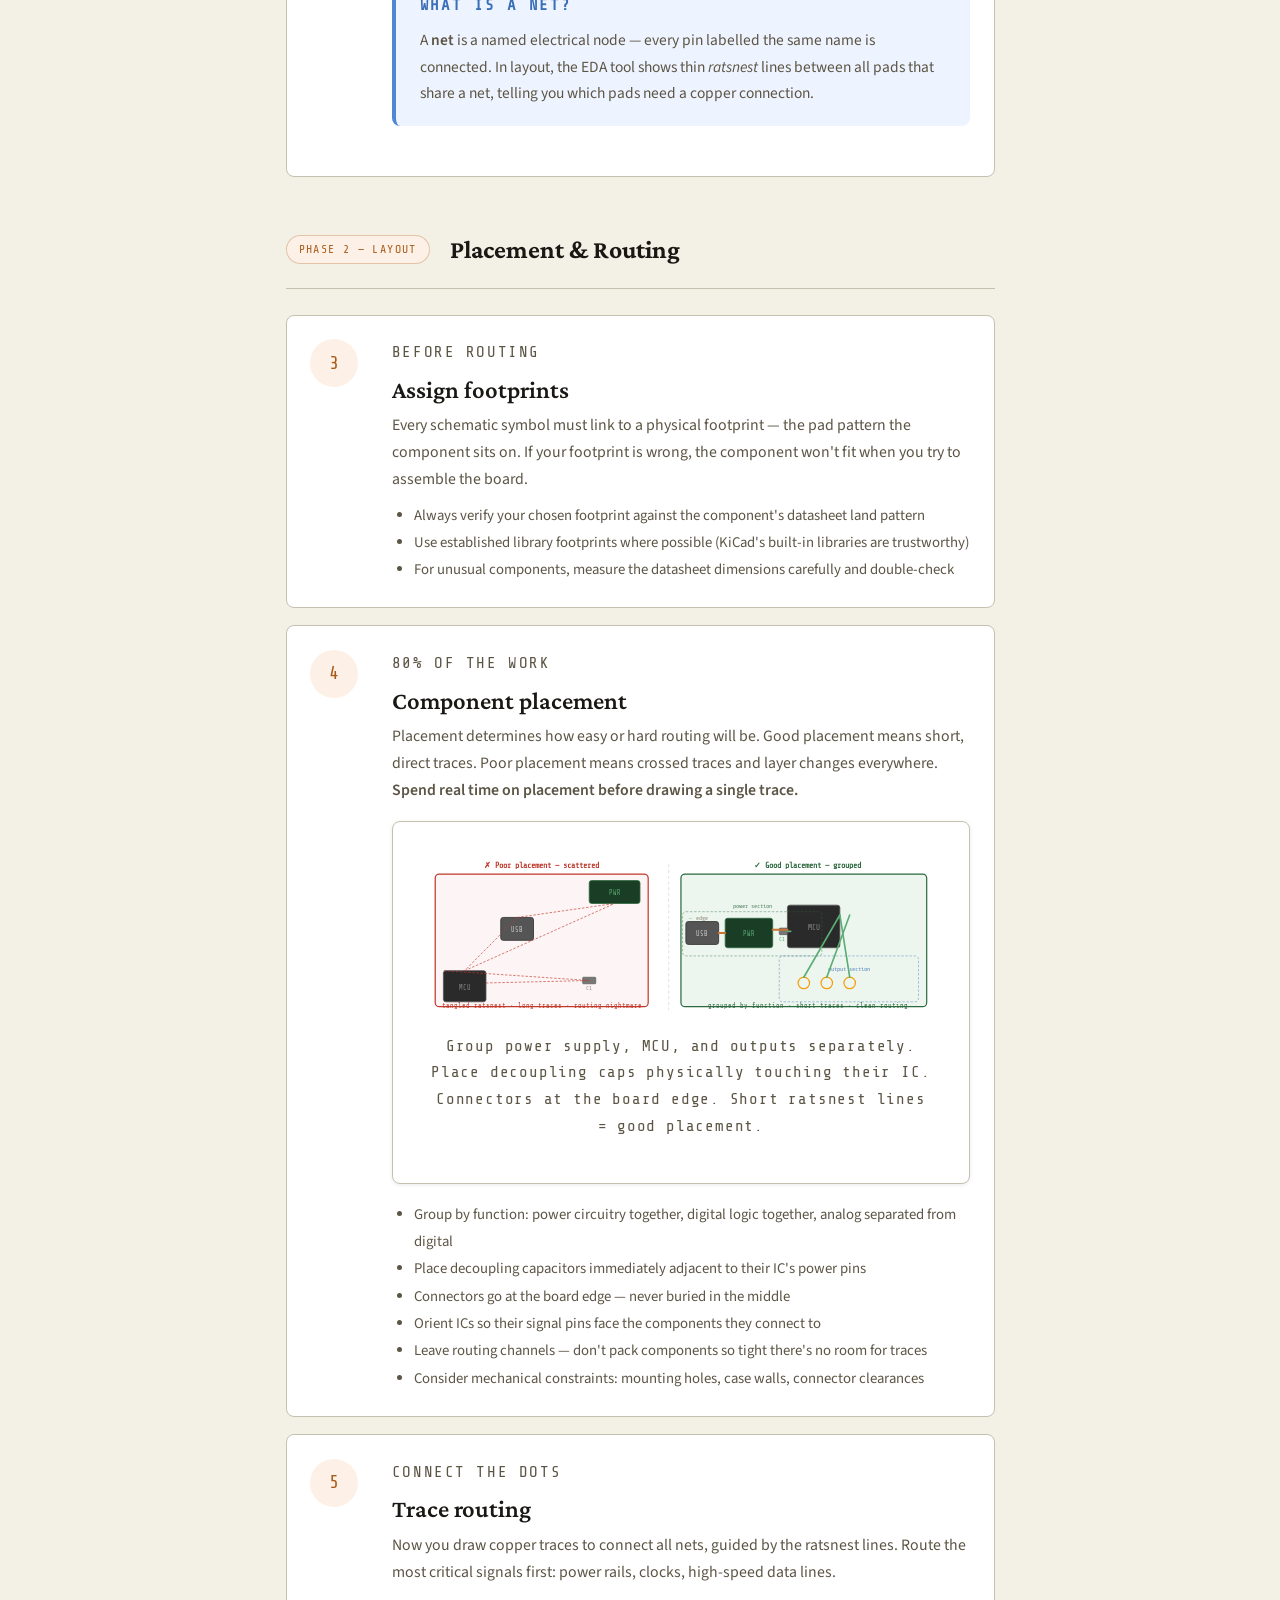
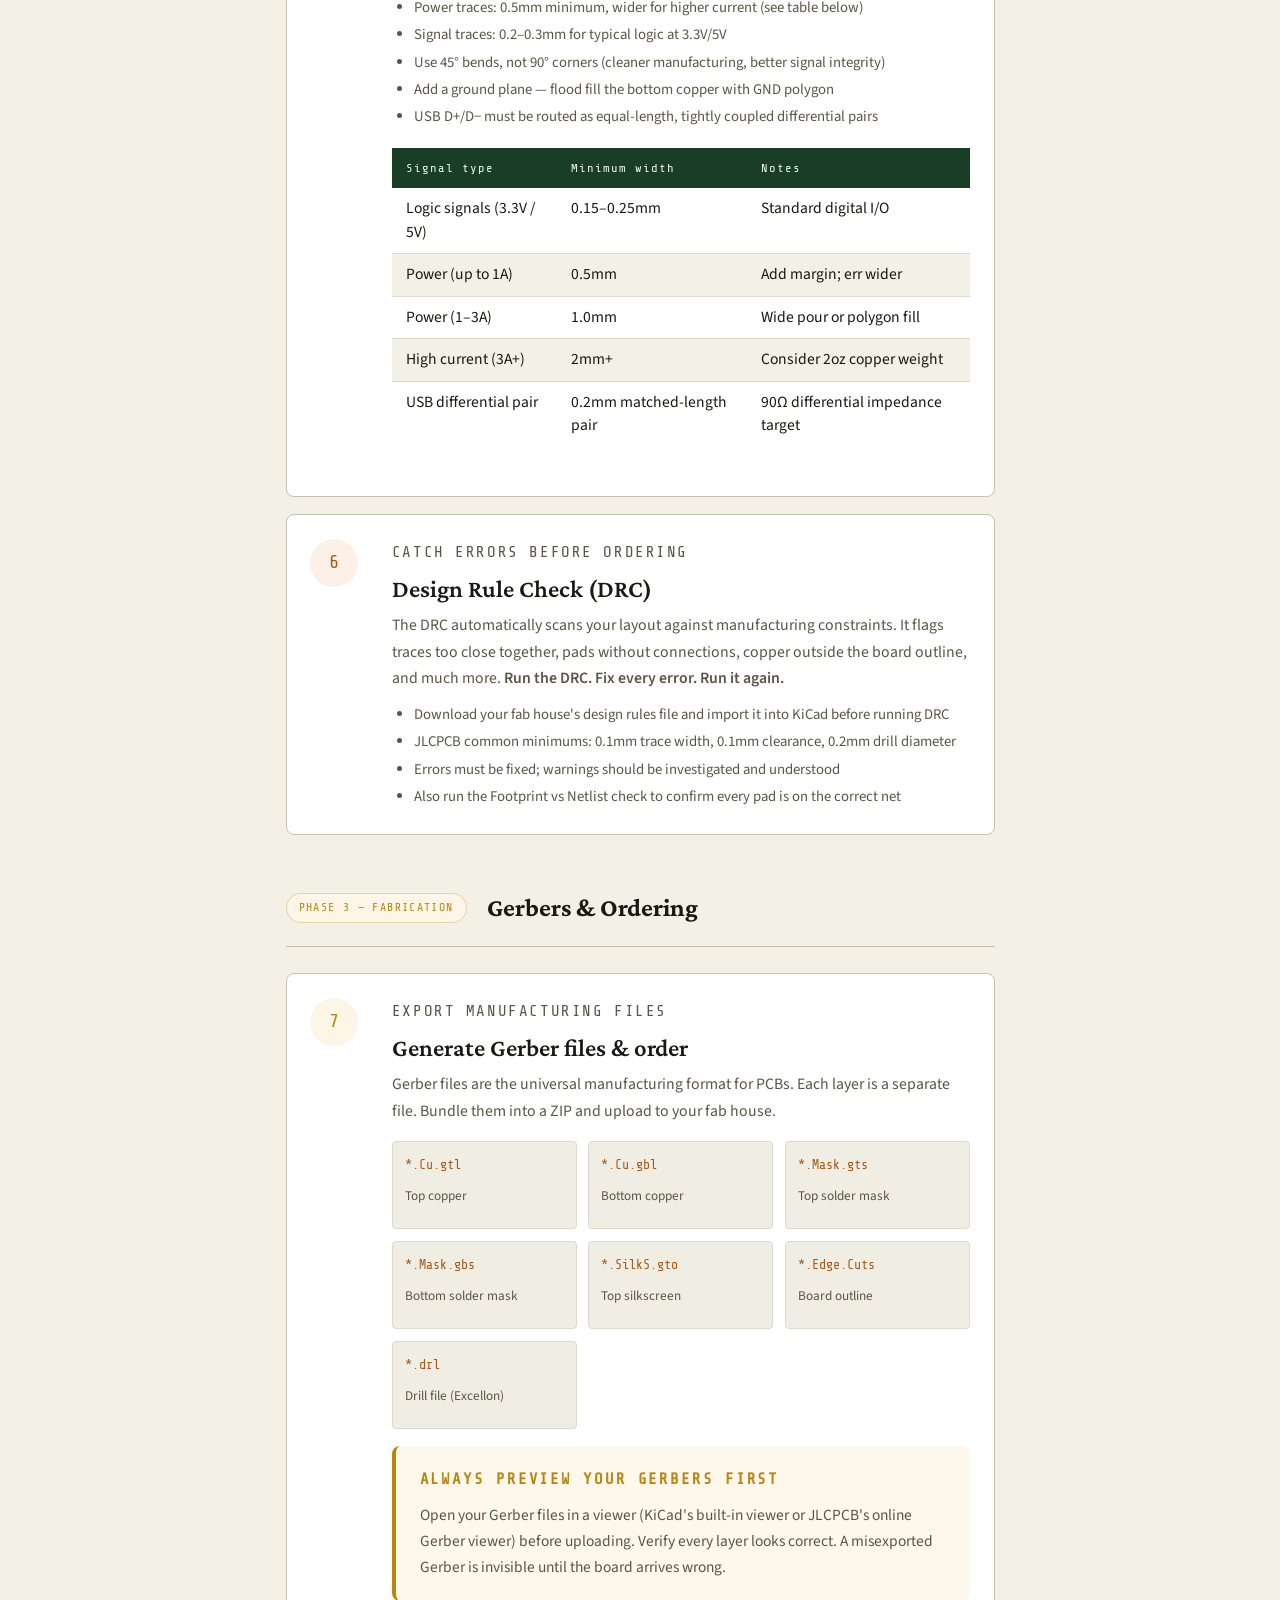
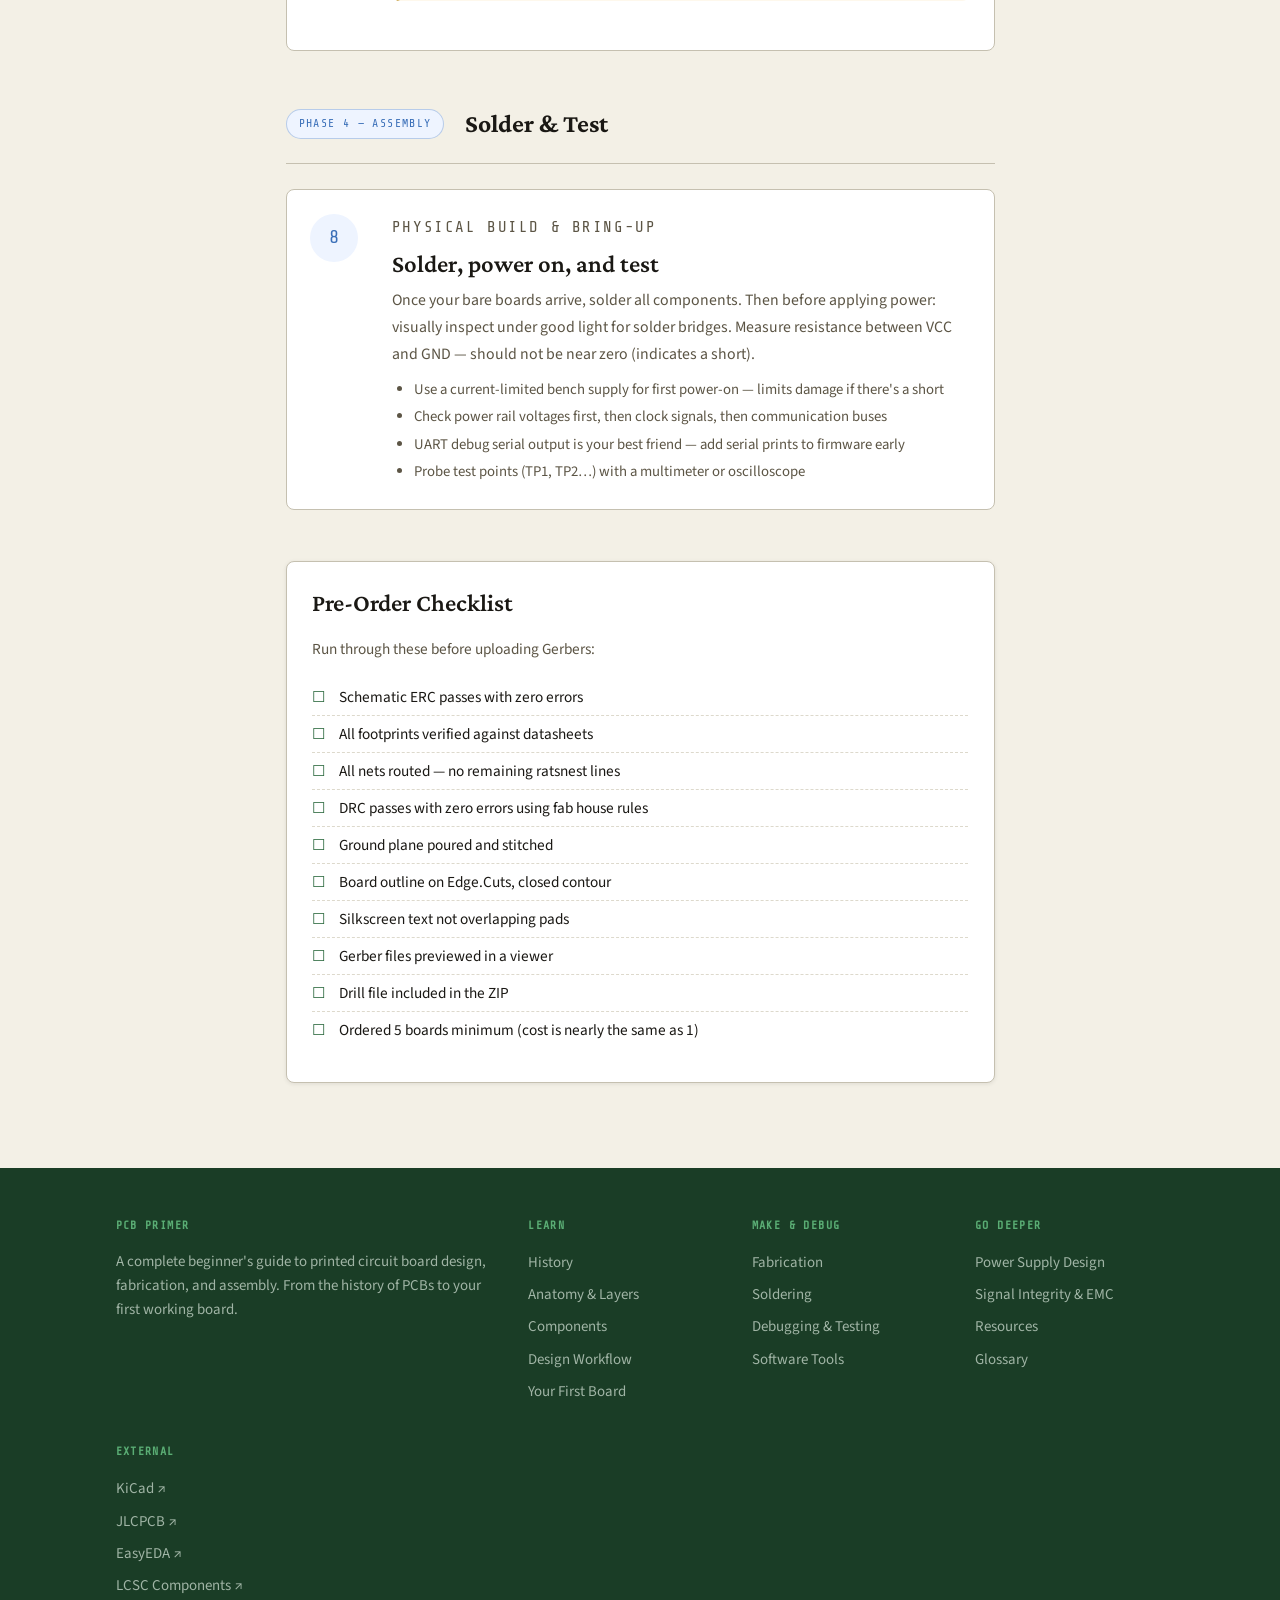
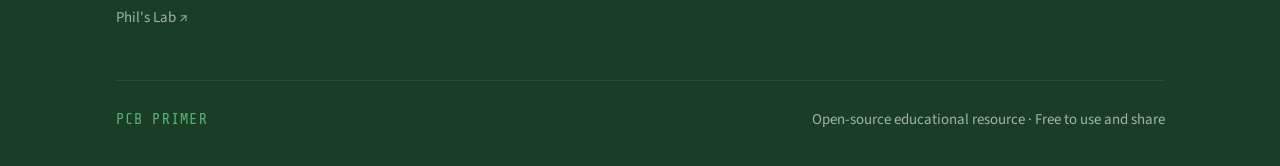
<file: workflow.html>
<!DOCTYPE html>
<html lang="en">
<head>
  <meta charset="UTF-8">
  <meta name="viewport" content="width=device-width, initial-scale=1.0">
  <title>Design Workflow — PCB Primer</title>
  <meta name="description" content="The complete PCB design workflow: schematic capture, component placement, trace routing, design rule checks, and Gerber file generation.">
  <link rel="stylesheet" href="css/main.css">
  <style>
    .workflow-phase { margin-bottom: 3rem; }
    .phase-header { display: flex; align-items: center; gap: 1.2rem; margin-bottom: 1.5rem; padding-bottom: 1rem; border-bottom: 1px solid var(--border); flex-wrap: wrap; }
    .phase-badge { font-family: var(--font-mono); font-size: 0.68rem; letter-spacing: 0.12em; text-transform: uppercase; padding: 4px 12px; border-radius: 20px; white-space: nowrap; }
    .phase-design   { background: var(--green-pale);  color: var(--green-deep);  border: 1px solid rgba(45,106,63,0.3); }
    .phase-layout   { background: #fdf0e6;             color: var(--copper);      border: 1px solid rgba(168,90,24,0.3); }
    .phase-fab      { background: #fdf6e6;             color: var(--gold);        border: 1px solid rgba(184,134,15,0.3); }
    .phase-assembly { background: #eef4ff;             color: #3a6fb8;            border: 1px solid rgba(58,111,184,0.3); }
    .phase-title { font-family: var(--font-serif); font-size: 1.5rem; font-weight: 700; margin: 0; }
    .step-card { display: grid; grid-template-columns: 56px 1fr; gap: 1.5rem; background: var(--bg-card); border: 1px solid var(--border); border-radius: 8px; padding: 1.4rem; margin-bottom: 1rem; }
    @media(max-width:480px){ .step-card { grid-template-columns: 1fr; } }
    .step-card-num { width: 48px; height: 48px; border-radius: 50%; display: flex; align-items: center; justify-content: center; font-family: var(--font-mono); font-size: 1.1rem; flex-shrink: 0; }
    .step-card-body h3 { margin-bottom: 0.4rem; }
    .step-card-body p  { font-size: 0.93rem; color: var(--text-muted); margin-bottom: 0.5rem; }
    .step-tips ul { margin: 0.4rem 0 0; padding-left: 1.3rem; font-size: 0.87rem; color: var(--text-muted); line-height: 1.85; }
    .gerber-layers { display: grid; grid-template-columns: repeat(auto-fill, minmax(150px, 1fr)); gap: 0.7rem; margin: 1rem 0; }
    .gerber-file { background: var(--bg-code); border: 1px solid var(--border-light); border-radius: 4px; padding: 0.7rem; }
    .gerber-file .filename { font-family: var(--font-mono); font-size: 0.78rem; color: var(--copper); }
    .gerber-file .filedesc { font-size: 0.78rem; color: var(--text-muted); margin-top: 0.2rem; }
    .checklist { list-style: none; margin: 0.5rem 0; }
    .checklist li { display: flex; gap: 0.8rem; padding: 5px 0; font-size: 0.9rem; align-items: baseline; border-bottom: 1px dashed var(--border-light); }
    .checklist li:last-child { border-bottom: none; }
    .checklist li::before { content: '☐'; font-family: var(--font-mono); color: var(--green); flex-shrink: 0; }
  </style>
</head>
<body>

  <div class="page-header">
    <div class="container">
      <p class="page-label">04 / Workflow</p>
      <h1>Schematic to Board</h1>
      <p>The complete nine-step design process. Follow this every time and you won't go wrong.</p>
    </div>
  </div>

  <!-- OVERVIEW FLOWCHART -->
  <section class="section section--white">
    <div class="container">
      <p class="section-label">Process overview</p>
      <h2 class="section-title">The Design Workflow</h2>
      <p class="section-intro">PCB design follows a strict, linear sequence. Skipping steps — especially doing layout before your schematic is complete — is the number one cause of painful, expensive redesigns.</p>

      <div class="diagram-wrap">
        <!-- Workflow diagram: 4 phase boxes with numbered step nodes, all text well-spaced -->
        <svg viewBox="0 0 760 190" fill="none" xmlns="http://www.w3.org/2000/svg" style="width:100%;max-width:760px">
          <!-- Phase backgrounds -->
          <rect x="4"   y="10" width="192" height="172" rx="6" fill="#edf6ee" stroke="rgba(45,106,63,0.2)" stroke-width="1.2"/>
          <rect x="204" y="10" width="270" height="172" rx="6" fill="#fdf5ee" stroke="rgba(168,90,24,0.2)" stroke-width="1.2"/>
          <rect x="482" y="10" width="140" height="172" rx="6" fill="#fdf9ee" stroke="rgba(184,134,15,0.2)" stroke-width="1.2"/>
          <rect x="630" y="10" width="124" height="172" rx="6" fill="#eef4ff" stroke="rgba(58,111,184,0.2)" stroke-width="1.2"/>

          <!-- Phase labels at top -->
          <text x="100" y="30"  text-anchor="middle" font-family="'Share Tech Mono',monospace" font-size="9" fill="#2d6a3f" letter-spacing="2">DESIGN</text>
          <text x="339" y="30"  text-anchor="middle" font-family="'Share Tech Mono',monospace" font-size="9" fill="#a85a18" letter-spacing="2">LAYOUT</text>
          <text x="552" y="30"  text-anchor="middle" font-family="'Share Tech Mono',monospace" font-size="9" fill="#b5820a" letter-spacing="2">FABRICATION</text>
          <text x="692" y="30"  text-anchor="middle" font-family="'Share Tech Mono',monospace" font-size="9" fill="#3a6fb8" letter-spacing="2">ASSEMBLY</text>

          <!-- Step circles + labels — each step at y=95 (centre), label below -->
          <!-- Step 1: x=50 -->
          <circle cx="50"  cy="95" r="26" fill="#fff" stroke="rgba(45,106,63,0.4)" stroke-width="1.5"/>
          <text x="50"  y="90" text-anchor="middle" font-family="'Share Tech Mono',monospace" font-size="18" fill="#2d6a3f">1</text>
          <text x="50"  y="136" text-anchor="middle" font-family="'Share Tech Mono',monospace" font-size="8.5" fill="#1a3d26">Concept</text>
          <text x="50"  y="149" text-anchor="middle" font-family="'Share Tech Mono',monospace" font-size="7.5" fill="#5c5545">Block diagram</text>
          <text x="50"  y="161" text-anchor="middle" font-family="'Share Tech Mono',monospace" font-size="7.5" fill="#5c5545">&amp; requirements</text>

          <!-- Arrow 1→2 -->
          <line x1="76" y1="95" x2="120" y2="95" stroke="#bbb" stroke-width="1.5"/>
          <polygon points="118,91 124,95 118,99" fill="#bbb"/>

          <!-- Step 2: x=148 -->
          <circle cx="148" cy="95" r="26" fill="#fff" stroke="rgba(45,106,63,0.4)" stroke-width="1.5"/>
          <text x="148" y="90" text-anchor="middle" font-family="'Share Tech Mono',monospace" font-size="18" fill="#2d6a3f">2</text>
          <text x="148" y="136" text-anchor="middle" font-family="'Share Tech Mono',monospace" font-size="8.5" fill="#1a3d26">Schematic</text>
          <text x="148" y="149" text-anchor="middle" font-family="'Share Tech Mono',monospace" font-size="7.5" fill="#5c5545">Capture all</text>
          <text x="148" y="161" text-anchor="middle" font-family="'Share Tech Mono',monospace" font-size="7.5" fill="#5c5545">connections</text>

          <!-- Arrow 2→3 -->
          <line x1="174" y1="95" x2="214" y2="95" stroke="#bbb" stroke-width="1.5"/>
          <polygon points="212,91 218,95 212,99" fill="#bbb"/>

          <!-- Step 3: x=248 -->
          <circle cx="248" cy="95" r="26" fill="#fff" stroke="rgba(168,90,24,0.4)" stroke-width="1.5"/>
          <text x="248" y="90" text-anchor="middle" font-family="'Share Tech Mono',monospace" font-size="18" fill="#a85a18">3</text>
          <text x="248" y="136" text-anchor="middle" font-family="'Share Tech Mono',monospace" font-size="8.5" fill="#7a3a10">Footprints</text>
          <text x="248" y="149" text-anchor="middle" font-family="'Share Tech Mono',monospace" font-size="7.5" fill="#5c5545">Assign physical</text>
          <text x="248" y="161" text-anchor="middle" font-family="'Share Tech Mono',monospace" font-size="7.5" fill="#5c5545">packages</text>

          <!-- Arrow 3→4 -->
          <line x1="274" y1="95" x2="314" y2="95" stroke="#bbb" stroke-width="1.5"/>
          <polygon points="312,91 318,95 312,99" fill="#bbb"/>

          <!-- Step 4: x=348 -->
          <circle cx="348" cy="95" r="26" fill="#fff" stroke="rgba(168,90,24,0.4)" stroke-width="1.5"/>
          <text x="348" y="90" text-anchor="middle" font-family="'Share Tech Mono',monospace" font-size="18" fill="#a85a18">4</text>
          <text x="348" y="136" text-anchor="middle" font-family="'Share Tech Mono',monospace" font-size="8.5" fill="#7a3a10">Placement</text>
          <text x="348" y="149" text-anchor="middle" font-family="'Share Tech Mono',monospace" font-size="7.5" fill="#5c5545">Position every</text>
          <text x="348" y="161" text-anchor="middle" font-family="'Share Tech Mono',monospace" font-size="7.5" fill="#5c5545">component</text>

          <!-- Arrow 4→5 -->
          <line x1="374" y1="95" x2="414" y2="95" stroke="#bbb" stroke-width="1.5"/>
          <polygon points="412,91 418,95 412,99" fill="#bbb"/>

          <!-- Step 5: x=448 -->
          <circle cx="448" cy="95" r="26" fill="#fff" stroke="rgba(168,90,24,0.4)" stroke-width="1.5"/>
          <text x="448" y="90" text-anchor="middle" font-family="'Share Tech Mono',monospace" font-size="18" fill="#a85a18">5</text>
          <text x="448" y="136" text-anchor="middle" font-family="'Share Tech Mono',monospace" font-size="8.5" fill="#7a3a10">Routing</text>
          <text x="448" y="149" text-anchor="middle" font-family="'Share Tech Mono',monospace" font-size="7.5" fill="#5c5545">Draw copper</text>
          <text x="448" y="161" text-anchor="middle" font-family="'Share Tech Mono',monospace" font-size="7.5" fill="#5c5545">traces</text>

          <!-- Arrow 5→6 -->
          <line x1="474" y1="95" x2="500" y2="95" stroke="#bbb" stroke-width="1.5"/>
          <polygon points="498,91 504,95 498,99" fill="#bbb"/>

          <!-- Step 6: x=552 -->
          <circle cx="552" cy="95" r="26" fill="#fff" stroke="rgba(184,134,15,0.4)" stroke-width="1.5"/>
          <text x="552" y="90" text-anchor="middle" font-family="'Share Tech Mono',monospace" font-size="18" fill="#b5820a">6</text>
          <text x="552" y="133" text-anchor="middle" font-family="'Share Tech Mono',monospace" font-size="8.5" fill="#8a6010">DRC +</text>
          <text x="552" y="146" text-anchor="middle" font-family="'Share Tech Mono',monospace" font-size="8.5" fill="#8a6010">Gerbers</text>
          <text x="552" y="160" text-anchor="middle" font-family="'Share Tech Mono',monospace" font-size="7.5" fill="#5c5545">Export &amp; check</text>

          <!-- Arrow 6→7 -->
          <line x1="578" y1="95" x2="616" y2="95" stroke="#bbb" stroke-width="1.5"/>
          <polygon points="614,91 620,95 614,99" fill="#bbb"/>

          <!-- Step 7: x=655 -->
          <circle cx="655" cy="95" r="26" fill="#fff" stroke="rgba(58,111,184,0.4)" stroke-width="1.5"/>
          <text x="655" y="90" text-anchor="middle" font-family="'Share Tech Mono',monospace" font-size="18" fill="#3a6fb8">7</text>
          <text x="655" y="136" text-anchor="middle" font-family="'Share Tech Mono',monospace" font-size="8.5" fill="#2a5090">Order</text>
          <text x="655" y="149" text-anchor="middle" font-family="'Share Tech Mono',monospace" font-size="7.5" fill="#5c5545">Upload to</text>
          <text x="655" y="161" text-anchor="middle" font-family="'Share Tech Mono',monospace" font-size="7.5" fill="#5c5545">fab house</text>

          <!-- Arrow 7→8 -->
          <line x1="681" y1="95" x2="704" y2="95" stroke="#bbb" stroke-width="1.5"/>
          <polygon points="702,91 708,95 702,99" fill="#bbb"/>

          <!-- Step 8: x=732 (small, last) -->
          <circle cx="730" cy="95" r="22" fill="#fff" stroke="rgba(58,111,184,0.4)" stroke-width="1.5"/>
          <text x="730" y="90" text-anchor="middle" font-family="'Share Tech Mono',monospace" font-size="18" fill="#3a6fb8">8</text>
          <text x="730" y="133" text-anchor="middle" font-family="'Share Tech Mono',monospace" font-size="8.5" fill="#2a5090">Solder</text>
          <text x="730" y="146" text-anchor="middle" font-family="'Share Tech Mono',monospace" font-size="7.5" fill="#5c5545">&amp; test</text>
        </svg>
        <p class="diagram-caption">Full design-to-board workflow — click each section below for detail on every step</p>
      </div>
    </div>
  </section>

  <!-- SCHEMATIC BEST PRACTICES -->
  <section class="section section--white">
    <div class="container" style="max-width:760px">
      <p class="section-label">Schematic craft</p>
      <h2 class="section-title">Schematic Best Practices</h2>
      <p class="section-intro">A schematic is a communication document — it needs to be readable by someone other than you, six months from now. These conventions are the difference between a professional schematic and a confusing tangle.</p>

      <h3>Reference designators</h3>
      <p>Every component on your schematic gets a <strong>reference designator</strong> (refdes) — a letter prefix followed by a number. These are printed on the silkscreen too, so they link schematic to physical board.</p>
      <div class="table-wrap">
        <table>
          <thead><tr><th>Prefix</th><th>Component type</th><th>Example</th></tr></thead>
          <tbody>
            <tr><td><code>R</code></td><td>Resistors</td><td>R1, R2, R3…</td></tr>
            <tr><td><code>C</code></td><td>Capacitors</td><td>C1, C2, C3…</td></tr>
            <tr><td><code>L</code></td><td>Inductors</td><td>L1, L2…</td></tr>
            <tr><td><code>U</code></td><td>Integrated circuits</td><td>U1, U2…</td></tr>
            <tr><td><code>Q</code></td><td>Transistors (BJT, MOSFET)</td><td>Q1, Q2…</td></tr>
            <tr><td><code>D</code></td><td>Diodes (including LEDs)</td><td>D1, D2…</td></tr>
            <tr><td><code>J</code> or <code>P</code></td><td>Connectors / headers</td><td>J1, J2…</td></tr>
            <tr><td><code>SW</code></td><td>Switches, buttons</td><td>SW1, SW2…</td></tr>
            <tr><td><code>F</code></td><td>Fuses, polyfuses</td><td>F1…</td></tr>
            <tr><td><code>Y</code></td><td>Crystals, oscillators</td><td>Y1, Y2…</td></tr>
            <tr><td><code>TP</code></td><td>Test points</td><td>TP1, TP2…</td></tr>
          </tbody>
        </table>
      </div>

      <h3>Net naming</h3>
      <p>Name your power nets meaningfully. Instead of just "VCC" everywhere, use <code>+3V3</code>, <code>+5V</code>, <code>VBAT</code>, <code>USB_VBUS</code>. Name important signal nets too: <code>SPI_CLK</code>, <code>UART_TX</code>, <code>nRESET</code>. This makes the schematic self-documenting and the PCB layout — where these net names appear when you hover over traces — much easier to navigate.</p>

      <p>The <code>n</code> or <code>/</code> prefix conventionally means active-low: <code>nRESET</code> or <code>/CS</code> means the signal is active (does its thing) when pulled low. This is a widely-understood shorthand that communicates signal polarity at a glance.</p>

      <h3 style="margin-top:1.5rem">Schematic layout conventions</h3>
      <ul style="padding-left:1.3rem;font-size:0.93rem;color:var(--text-muted);line-height:1.9;margin-bottom:1rem">
        <li><strong>Signal flow left to right</strong> — inputs on the left, outputs on the right</li>
        <li><strong>Power flows top to bottom</strong> — positive supply at the top, GND at the bottom</li>
        <li><strong>Group by function</strong> — power supply circuitry together, MCU with its supporting components, each peripheral in its own area</li>
        <li><strong>Never use 4-way junctions</strong> — a "T" junction (three wires meeting) is clear; a "+" junction (four wires crossing and connecting) is ambiguous. Use two separate T-junctions</li>
        <li><strong>Avoid long wires crossing everything</strong> — use net labels instead. A label "SPI_CLK" on a pin is clearer than a wire travelling across three blocks of components</li>
        <li><strong>Add pin numbers to every component</strong> — helps correlate schematic pins to real IC pinouts during debugging</li>
        <li><strong>Add a title block</strong> — board name, revision (start at Rev 1.0), date, and your name. When you have five versions of the same board, you'll thank yourself</li>
      </ul>

      <!-- Schematic conventions diagram -->
      <div class="diagram-wrap">
        <svg viewBox="0 0 640 215" fill="none" xmlns="http://www.w3.org/2000/svg" style="width:100%;max-width:640px">
          <defs>
            <marker id="arr-g" markerWidth="8" markerHeight="8" refX="6" refY="3" orient="auto">
              <path d="M0,0 L0,6 L8,3 z" fill="#2d6a3f"/>
            </marker>
            <marker id="arr-c" markerWidth="8" markerHeight="8" refX="6" refY="3" orient="auto">
              <path d="M0,0 L0,6 L8,3 z" fill="#c97530"/>
            </marker>
          </defs>

          <text x="320" y="15" text-anchor="middle" font-family="'Share Tech Mono',monospace" font-size="10.5" fill="#1a3d26" font-weight="600">Schematic layout conventions — illustrated</text>

          <!-- Signal flow arrow (horizontal) -->
          <line x1="30" y1="44" x2="240" y2="44" stroke="#2d6a3f" stroke-width="2" marker-end="url(#arr-g)"/>
          <text x="135" y="38" text-anchor="middle" font-family="'Share Tech Mono',monospace" font-size="9" fill="#2d6a3f">signal flow: left → right</text>

          <!-- Power flow arrow (vertical) -->
          <line x1="24" y1="60" x2="24" y2="206" stroke="#c97530" stroke-width="2" marker-end="url(#arr-c)"/>
          <text x="12" y="134" text-anchor="middle" font-family="'Share Tech Mono',monospace" font-size="8.5" fill="#c97530" transform="rotate(-90,12,134)">power: +V top → GND bottom</text>

          <!-- VCC symbol -->
          <line x1="370" y1="28" x2="370" y2="48" stroke="#c97530" stroke-width="1.5"/>
          <polygon points="364,31 370,21 376,31" fill="#c97530"/>
          <text x="383" y="29" font-family="'Share Tech Mono',monospace" font-size="9" fill="#c97530">+3V3</text>

          <!-- Decoupling cap -->
          <line x1="370" y1="48" x2="370" y2="60" stroke="#c97530" stroke-width="1.5"/>
          <line x1="360" y1="60" x2="380" y2="60" stroke="#c97530" stroke-width="2.2"/>
          <line x1="360" y1="66" x2="380" y2="66" stroke="#c97530" stroke-width="2.2"/>
          <line x1="370" y1="66" x2="370" y2="76" stroke="#888" stroke-width="1.5"/>
          <line x1="363" y1="76" x2="377" y2="76" stroke="#888" stroke-width="1.5"/>
          <line x1="366" y1="81" x2="374" y2="81" stroke="#888" stroke-width="1.2"/>
          <line x1="369" y1="86" x2="371" y2="86" stroke="#888" stroke-width="1"/>
          <text x="387" y="67" font-family="'Share Tech Mono',monospace" font-size="8" fill="#5c5545">C1 100nF</text>
          <text x="387" y="77" font-family="'Share Tech Mono',monospace" font-size="7.5" fill="#2d6a3f">← right next to IC pin</text>

          <!-- IC block -->
          <line x1="370" y1="48" x2="450" y2="48" stroke="#c97530" stroke-width="1.5"/>
          <rect x="450" y="34" width="110" height="120" rx="4" fill="#2a2a2a" stroke="#555" stroke-width="1.5"/>
          <text x="505" y="92" text-anchor="middle" font-family="'Share Tech Mono',monospace" font-size="9.5" fill="#888">U1</text>
          <text x="505" y="106" text-anchor="middle" font-family="'Share Tech Mono',monospace" font-size="8.5" fill="#666">ATtiny85</text>

          <!-- Pins label inside IC left -->
          <text x="456" y="52" font-family="'Share Tech Mono',monospace" font-size="7.5" fill="#555">VCC</text>
          <text x="456" y="65" font-family="'Share Tech Mono',monospace" font-size="7.5" fill="#555">PB0</text>
          <text x="456" y="78" font-family="'Share Tech Mono',monospace" font-size="7.5" fill="#555">PB1</text>
          <text x="456" y="143" font-family="'Share Tech Mono',monospace" font-size="7.5" fill="#555">GND</text>

          <!-- Signal output right of IC with net label -->
          <line x1="560" y1="62" x2="596" y2="62" stroke="#5aad74" stroke-width="1.5"/>
          <rect x="596" y="55" width="32" height="14" rx="2" fill="#edf6ee" stroke="#2d6a3f" stroke-width="1"/>
          <text x="612" y="66" text-anchor="middle" font-family="'Share Tech Mono',monospace" font-size="8" fill="#1a3d26">LED1</text>

          <line x1="560" y1="75" x2="608" y2="75" stroke="#5aad74" stroke-width="1.5"/>
          <rect x="608" y="68" width="28" height="14" rx="2" fill="#edf6ee" stroke="#2d6a3f" stroke-width="1"/>
          <text x="622" y="79" text-anchor="middle" font-family="'Share Tech Mono',monospace" font-size="8" fill="#1a3d26">TX</text>

          <text x="597" y="48" font-family="'Share Tech Mono',monospace" font-size="7.5" fill="#5aad74">net labels</text>
          <text x="597" y="38" font-family="'Share Tech Mono',monospace" font-size="7.5" fill="#5c5545">= named connections</text>

          <!-- GND at bottom -->
          <line x1="505" y1="154" x2="505" y2="172" stroke="#888" stroke-width="1.5"/>
          <line x1="497" y1="172" x2="513" y2="172" stroke="#888" stroke-width="1.5"/>
          <line x1="500" y1="177" x2="510" y2="177" stroke="#888" stroke-width="1.2"/>
          <line x1="503" y1="182" x2="507" y2="182" stroke="#888" stroke-width="1"/>

          <!-- LEFT SIDE: Junction examples -->
          <text x="155" y="70" text-anchor="middle" font-family="'Share Tech Mono',monospace" font-size="9.5" fill="#2d6a3f">T-junction ✓</text>
          <line x1="80"  y1="90" x2="230" y2="90" stroke="#2d6a3f" stroke-width="1.5"/>
          <line x1="155" y1="90" x2="155" y2="120" stroke="#2d6a3f" stroke-width="1.5"/>
          <circle cx="155" cy="90" r="4.5" fill="#2d6a3f"/>
          <text x="155" y="135" text-anchor="middle" font-family="'Share Tech Mono',monospace" font-size="8.5" fill="#5c5545">dot = junction</text>
          <text x="155" y="145" text-anchor="middle" font-family="'Share Tech Mono',monospace" font-size="8.5" fill="#5c5545">always unambiguous</text>

          <text x="155" y="166" text-anchor="middle" font-family="'Share Tech Mono',monospace" font-size="9.5" fill="#c0392b">+ junction ✗</text>
          <line x1="80"  y1="185" x2="230" y2="185" stroke="#c97530" stroke-width="1.5"/>
          <line x1="155" y1="165" x2="155" y2="210" stroke="#c97530" stroke-width="1.5"/>
          <line x1="149" y1="180" x2="161" y2="190" stroke="#c0392b" stroke-width="2.5"/>
          <line x1="161" y1="180" x2="149" y2="190" stroke="#c0392b" stroke-width="2.5"/>
          <text x="155" y="210" text-anchor="middle" font-family="'Share Tech Mono',monospace" font-size="8.5" fill="#c0392b">are these connected?</text>
        </svg>
        <p class="diagram-caption">Net labels replace long wires · VCC at top, GND at bottom · T-junctions not + junctions</p>
      </div>

      <h3>Decoupling caps — where to put them in the schematic</h3>
      <p>Place each decoupling capacitor immediately adjacent to the IC it serves, with its own explicit VCC and GND connections. Don't string decoupling caps on a single long net that connects to all ICs — they should each have a direct, short, obvious connection to their IC's power pin. This also guides your PCB placement correctly.</p>

      <h3 style="margin-top:1.5rem">ERC errors you'll always see as a beginner</h3>
      <div class="table-wrap">
        <table>
          <thead><tr><th>ERC error</th><th>What it means</th><th>How to fix</th></tr></thead>
          <tbody>
            <tr>
              <td>"Pin unconnected"</td>
              <td>A component pin with no wire or net attached to it</td>
              <td>Connect it, or add a "no connect" flag (X symbol in KiCad) if the pin is intentionally unused</td>
            </tr>
            <tr>
              <td>"Power pin not driven"</td>
              <td>A power rail (like GND or VCC) has no power source</td>
              <td>Add a PWR_FLAG symbol to the net — this tells ERC "yes, this net is a power source"</td>
            </tr>
            <tr>
              <td>"Wire not connected"</td>
              <td>A dangling wire end that connects to nothing</td>
              <td>Delete the wire or connect its loose end to a pin or junction</td>
            </tr>
            <tr>
              <td>"Conflicting net names"</td>
              <td>Two different net labels are physically connected</td>
              <td>Remove one label or ensure the nets should actually be the same</td>
            </tr>
          </tbody>
        </table>
      </div>

      <div class="callout callout--tip" style="margin-top:1rem">
        <p class="callout-title">Version control your schematics</p>
        <p style="margin:0">Keep your KiCad project in a Git repository from day one. KiCad's file formats are text-based, which means git diffs are readable and meaningful. When you make a mistake on revision 3 that worked in revision 1, being able to <code>git diff</code> and see exactly what changed is invaluable. GitHub offers free private repos.</p>
      </div>
    </div>
  </section>
    <div class="container" style="max-width:760px">

      <div class="workflow-phase">
        <div class="phase-header">
          <span class="phase-badge phase-design">Phase 1 — Design</span>
          <p class="phase-title">Schematic Capture</p>
        </div>

        <div class="step-card reveal">
          <div class="step-card-num" style="background:var(--green-pale);color:var(--green-deep)">1</div>
          <div class="step-card-body">
            <p class="step-phase">Before touching the EDA tool</p>
            <h3>Define your requirements</h3>
            <p>Write down what the board needs to do before opening any software. What's the supply voltage? Which ICs are you using? What connects to the outside world? A simple block diagram on paper saves hours of redesign later.</p>
            <div class="step-tips">
              <ul>
                <li>List every external connection: power input, outputs, communication interfaces</li>
                <li>Download datasheets for every IC you'll use <em>before</em> starting the schematic</li>
                <li>Note the power topology — regulated 3.3V? 5V from USB? Battery + charger?</li>
                <li>Decide on form factor — does the board need to fit in a specific enclosure?</li>
              </ul>
            </div>
          </div>
        </div>

        <div class="step-card reveal">
          <div class="step-card-num" style="background:var(--green-pale);color:var(--green-deep)">2</div>
          <div class="step-card-body">
            <p class="step-phase">The most critical step</p>
            <h3>Schematic capture</h3>
            <p>The schematic is the logical truth of your circuit — every component and every electrical connection, but not physical positions. Think of it as a circuit diagram with real component symbols. <strong>Never open the PCB layout editor until your schematic is complete and correct.</strong> Any error here means rework after layout, which is far more painful.</p>
            <div class="step-tips">
              <ul>
                <li>Use net labels (named wires) instead of drawing long wires across the page</li>
                <li>Add all power pins explicitly — missing a VCC pin on an IC is a very common beginner mistake</li>
                <li>Place 100nF decoupling capacitors on every IC power pin in the schematic now</li>
                <li>Label everything: values, reference designators, voltage rail names</li>
                <li>Run the ERC (Electrical Rules Check) before leaving the schematic editor</li>
              </ul>
            </div>
            <div class="callout callout--info" style="margin-top:1rem">
              <p class="callout-title">What is a net?</p>
              <p style="margin:0;font-size:0.91rem">A <strong>net</strong> is a named electrical node — every pin labelled the same name is connected. In layout, the EDA tool shows thin <em>ratsnest</em> lines between all pads that share a net, telling you which pads need a copper connection.</p>
            </div>
          </div>
        </div>
      </div>

      <div class="workflow-phase">
        <div class="phase-header">
          <span class="phase-badge phase-layout">Phase 2 — Layout</span>
          <p class="phase-title">Placement &amp; Routing</p>
        </div>

        <div class="step-card reveal">
          <div class="step-card-num" style="background:#fdf0e6;color:var(--copper)">3</div>
          <div class="step-card-body">
            <p class="step-phase">Before routing</p>
            <h3>Assign footprints</h3>
            <p>Every schematic symbol must link to a physical footprint — the pad pattern the component sits on. If your footprint is wrong, the component won't fit when you try to assemble the board.</p>
            <div class="step-tips">
              <ul>
                <li>Always verify your chosen footprint against the component's datasheet land pattern</li>
                <li>Use established library footprints where possible (KiCad's built-in libraries are trustworthy)</li>
                <li>For unusual components, measure the datasheet dimensions carefully and double-check</li>
              </ul>
            </div>
          </div>
        </div>

        <div class="step-card reveal">
          <div class="step-card-num" style="background:#fdf0e6;color:var(--copper)">4</div>
          <div class="step-card-body">
            <p class="step-phase">80% of the work</p>
            <h3>Component placement</h3>
            <p>Placement determines how easy or hard routing will be. Good placement means short, direct traces. Poor placement means crossed traces and layer changes everywhere. <strong>Spend real time on placement before drawing a single trace.</strong></p>

            <!-- Good vs bad placement diagram -->
            <div class="diagram-wrap" style="margin:1rem 0">
              <svg viewBox="0 0 620 195" fill="none" xmlns="http://www.w3.org/2000/svg" style="width:100%;max-width:620px">
                <!-- LEFT: Bad placement (scattered) -->
                <text x="140" y="15" text-anchor="middle" font-family="'Share Tech Mono',monospace" font-size="10" fill="#c0392b" font-weight="600">✗ Poor placement — scattered</text>
                <rect x="10" y="22" width="260" height="162" rx="5" fill="#fdf5f5" stroke="#c0392b" stroke-width="1.5"/>
                <!-- MCU in wrong corner -->
                <rect x="20" y="140" width="52" height="38" rx="3" fill="#2a2a2a" stroke="#555" stroke-width="1"/>
                <text x="46" y="163" text-anchor="middle" font-family="'Share Tech Mono',monospace" font-size="8" fill="#888">MCU</text>
                <!-- Power supply in opposite corner -->
                <rect x="198" y="30" width="62" height="28" rx="3" fill="#1a3d26" stroke="#2d6a3f" stroke-width="1"/>
                <text x="229" y="48" text-anchor="middle" font-family="'Share Tech Mono',monospace" font-size="8" fill="#5aad74">PWR</text>
                <!-- Decoupling cap far from MCU -->
                <rect x="190" y="148" width="16" height="8" rx="1" fill="#777" stroke="#555" stroke-width="0.8"/>
                <text x="198" y="164" text-anchor="middle" font-family="'Share Tech Mono',monospace" font-size="7" fill="#888">C1</text>
                <!-- USB connector buried in middle -->
                <rect x="90" y="75" width="40" height="28" rx="3" fill="#555" stroke="#333" stroke-width="1"/>
                <text x="110" y="93" text-anchor="middle" font-family="'Share Tech Mono',monospace" font-size="8" fill="#ccc">USB</text>
                <!-- Crossing, long ratsnest lines -->
                <line x1="46" y1="140" x2="229" y2="58" stroke="#c0392b" stroke-width="1" stroke-dasharray="3 2" opacity="0.8"/>
                <line x1="72" y1="155" x2="198" y2="152" stroke="#c0392b" stroke-width="1" stroke-dasharray="3 2" opacity="0.8"/>
                <line x1="110" y1="75" x2="46" y2="140" stroke="#c0392b" stroke-width="1" stroke-dasharray="3 2" opacity="0.8"/>
                <line x1="110" y1="75" x2="229" y2="58" stroke="#c0392b" stroke-width="1" stroke-dasharray="3 2" opacity="0.8"/>
                <line x1="198" y1="152" x2="20" y2="140" stroke="#c0392b" stroke-width="1" stroke-dasharray="3 2" opacity="0.8"/>
                <text x="140" y="185" text-anchor="middle" font-family="'Share Tech Mono',monospace" font-size="8" fill="#c0392b">tangled ratsnest · long traces · routing nightmare</text>

                <!-- Divider -->
                <line x1="295" y1="10" x2="295" y2="188" stroke="#ddd" stroke-width="1" stroke-dasharray="4 3"/>

                <!-- RIGHT: Good placement (grouped by function) -->
                <text x="465" y="15" text-anchor="middle" font-family="'Share Tech Mono',monospace" font-size="10" fill="#2d6a3f" font-weight="600">✓ Good placement — grouped</text>
                <rect x="310" y="22" width="300" height="162" rx="5" fill="#edf6ee" stroke="#2d6a3f" stroke-width="1.5"/>
                <!-- Power entry: USB at edge -->
                <rect x="316" y="80" width="40" height="28" rx="3" fill="#555" stroke="#333" stroke-width="1"/>
                <text x="336" y="98" text-anchor="middle" font-family="'Share Tech Mono',monospace" font-size="8" fill="#ccc">USB</text>
                <text x="320" y="78" font-family="'Share Tech Mono',monospace" font-size="7" fill="#8c8575">← edge</text>
                <!-- Power supply next to USB -->
                <rect x="364" y="76" width="58" height="36" rx="3" fill="#1a3d26" stroke="#2d6a3f" stroke-width="1"/>
                <text x="393" y="98" text-anchor="middle" font-family="'Share Tech Mono',monospace" font-size="8" fill="#5aad74">PWR</text>
                <!-- Decoupling cap RIGHT NEXT TO MCU -->
                <rect x="430" y="88" width="14" height="8" rx="1" fill="#777" stroke="#555" stroke-width="0.8"/>
                <text x="437" y="104" text-anchor="middle" font-family="'Share Tech Mono',monospace" font-size="7" fill="#5aad74">C1 ↓</text>
                <!-- MCU in centre -->
                <rect x="440" y="60" width="64" height="52" rx="3" fill="#2a2a2a" stroke="#555" stroke-width="1"/>
                <text x="472" y="90" text-anchor="middle" font-family="'Share Tech Mono',monospace" font-size="9" fill="#888">MCU</text>
                <!-- Short, clean traces -->
                <line x1="356" y1="94" x2="364" y2="94" stroke="#c97530" stroke-width="2.5" stroke-linecap="round"/>
                <line x1="422" y1="90" x2="440" y2="90" stroke="#c97530" stroke-width="2.5" stroke-linecap="round"/>
                <line x1="444" y1="92" x2="440" y2="92" stroke="#5aad74" stroke-width="2" stroke-linecap="round"/>
                <!-- Group label: power section -->
                <rect x="312" y="68" width="170" height="54" rx="4" fill="none" stroke="#2d6a3f" stroke-width="1" stroke-dasharray="3 2" opacity="0.5"/>
                <text x="397" y="64" text-anchor="middle" font-family="'Share Tech Mono',monospace" font-size="7.5" fill="#2d6a3f" opacity="0.8">power section</text>
                <!-- Output section below -->
                <rect x="430" y="122" width="170" height="56" rx="4" fill="none" stroke="#3a6fb8" stroke-width="1" stroke-dasharray="3 2" opacity="0.5"/>
                <text x="515" y="140" text-anchor="middle" font-family="'Share Tech Mono',monospace" font-size="7.5" fill="#3a6fb8" opacity="0.8">output section</text>
                <circle cx="460" cy="155" r="7" fill="none" stroke="#f59e0b" stroke-width="1.5"/>
                <circle cx="488" cy="155" r="7" fill="none" stroke="#f59e0b" stroke-width="1.5"/>
                <circle cx="516" cy="155" r="7" fill="none" stroke="#f59e0b" stroke-width="1.5"/>
                <line x1="504" y1="72"  x2="460" y2="148" stroke="#5aad74" stroke-width="2" stroke-linecap="round"/>
                <line x1="516" y1="72"  x2="488" y2="148" stroke="#5aad74" stroke-width="2" stroke-linecap="round"/>
                <line x1="504" y1="72"  x2="516" y2="148" stroke="#5aad74" stroke-width="2" stroke-linecap="round"/>
                <text x="465" y="185" text-anchor="middle" font-family="'Share Tech Mono',monospace" font-size="8" fill="#2d6a3f">grouped by function · short traces · clean routing</text>
              </svg>
              <p class="diagram-caption">Group power supply, MCU, and outputs separately. Place decoupling caps physically touching their IC. Connectors at the board edge. Short ratsnest lines = good placement.</p>
            </div>

            <div class="step-tips">
              <ul>
                <li>Group by function: power circuitry together, digital logic together, analog separated from digital</li>
                <li>Place decoupling capacitors immediately adjacent to their IC's power pins</li>
                <li>Connectors go at the board edge — never buried in the middle</li>
                <li>Orient ICs so their signal pins face the components they connect to</li>
                <li>Leave routing channels — don't pack components so tight there's no room for traces</li>
                <li>Consider mechanical constraints: mounting holes, case walls, connector clearances</li>
              </ul>
            </div>
          </div>
        </div>

        <div class="step-card reveal">
          <div class="step-card-num" style="background:#fdf0e6;color:var(--copper)">5</div>
          <div class="step-card-body">
            <p class="step-phase">Connect the dots</p>
            <h3>Trace routing</h3>
            <p>Now you draw copper traces to connect all nets, guided by the ratsnest lines. Route the most critical signals first: power rails, clocks, high-speed data lines.</p>
            <div class="step-tips">
              <ul>
                <li>Power traces: 0.5mm minimum, wider for higher current (see table below)</li>
                <li>Signal traces: 0.2–0.3mm for typical logic at 3.3V/5V</li>
                <li>Use 45° bends, not 90° corners (cleaner manufacturing, better signal integrity)</li>
                <li>Add a ground plane — flood fill the bottom copper with GND polygon</li>
                <li>USB D+/D− must be routed as equal-length, tightly coupled differential pairs</li>
              </ul>
            </div>
            <div class="table-wrap" style="margin-top:1rem">
              <table>
                <thead><tr><th>Signal type</th><th>Minimum width</th><th>Notes</th></tr></thead>
                <tbody>
                  <tr><td>Logic signals (3.3V / 5V)</td><td>0.15–0.25mm</td><td>Standard digital I/O</td></tr>
                  <tr><td>Power (up to 1A)</td><td>0.5mm</td><td>Add margin; err wider</td></tr>
                  <tr><td>Power (1–3A)</td><td>1.0mm</td><td>Wide pour or polygon fill</td></tr>
                  <tr><td>High current (3A+)</td><td>2mm+</td><td>Consider 2oz copper weight</td></tr>
                  <tr><td>USB differential pair</td><td>0.2mm matched-length pair</td><td>90Ω differential impedance target</td></tr>
                </tbody>
              </table>
            </div>
          </div>
        </div>

        <div class="step-card reveal">
          <div class="step-card-num" style="background:#fdf0e6;color:var(--copper)">6</div>
          <div class="step-card-body">
            <p class="step-phase">Catch errors before ordering</p>
            <h3>Design Rule Check (DRC)</h3>
            <p>The DRC automatically scans your layout against manufacturing constraints. It flags traces too close together, pads without connections, copper outside the board outline, and much more. <strong>Run the DRC. Fix every error. Run it again.</strong></p>
            <div class="step-tips">
              <ul>
                <li>Download your fab house's design rules file and import it into KiCad before running DRC</li>
                <li>JLCPCB common minimums: 0.1mm trace width, 0.1mm clearance, 0.2mm drill diameter</li>
                <li>Errors must be fixed; warnings should be investigated and understood</li>
                <li>Also run the Footprint vs Netlist check to confirm every pad is on the correct net</li>
              </ul>
            </div>
          </div>
        </div>
      </div>

      <div class="workflow-phase">
        <div class="phase-header">
          <span class="phase-badge phase-fab">Phase 3 — Fabrication</span>
          <p class="phase-title">Gerbers &amp; Ordering</p>
        </div>

        <div class="step-card reveal">
          <div class="step-card-num" style="background:#fdf6e6;color:var(--gold)">7</div>
          <div class="step-card-body">
            <p class="step-phase">Export manufacturing files</p>
            <h3>Generate Gerber files &amp; order</h3>
            <p>Gerber files are the universal manufacturing format for PCBs. Each layer is a separate file. Bundle them into a ZIP and upload to your fab house.</p>
            <div class="gerber-layers">
              <div class="gerber-file"><p class="filename">*.Cu.gtl</p><p class="filedesc">Top copper</p></div>
              <div class="gerber-file"><p class="filename">*.Cu.gbl</p><p class="filedesc">Bottom copper</p></div>
              <div class="gerber-file"><p class="filename">*.Mask.gts</p><p class="filedesc">Top solder mask</p></div>
              <div class="gerber-file"><p class="filename">*.Mask.gbs</p><p class="filedesc">Bottom solder mask</p></div>
              <div class="gerber-file"><p class="filename">*.SilkS.gto</p><p class="filedesc">Top silkscreen</p></div>
              <div class="gerber-file"><p class="filename">*.Edge.Cuts</p><p class="filedesc">Board outline</p></div>
              <div class="gerber-file"><p class="filename">*.drl</p><p class="filedesc">Drill file (Excellon)</p></div>
            </div>
            <div class="callout callout--warn" style="margin-top:0.5rem">
              <p class="callout-title">Always preview your Gerbers first</p>
              <p style="margin:0;font-size:0.91rem">Open your Gerber files in a viewer (KiCad's built-in viewer or JLCPCB's online Gerber viewer) before uploading. Verify every layer looks correct. A misexported Gerber is invisible until the board arrives wrong.</p>
            </div>
          </div>
        </div>
      </div>

      <div class="workflow-phase">
        <div class="phase-header">
          <span class="phase-badge phase-assembly">Phase 4 — Assembly</span>
          <p class="phase-title">Solder &amp; Test</p>
        </div>

        <div class="step-card reveal">
          <div class="step-card-num" style="background:#eef4ff;color:#3a6fb8">8</div>
          <div class="step-card-body">
            <p class="step-phase">Physical build &amp; bring-up</p>
            <h3>Solder, power on, and test</h3>
            <p>Once your bare boards arrive, solder all components. Then before applying power: visually inspect under good light for solder bridges. Measure resistance between VCC and GND — should not be near zero (indicates a short).</p>
            <div class="step-tips">
              <ul>
                <li>Use a current-limited bench supply for first power-on — limits damage if there's a short</li>
                <li>Check power rail voltages first, then clock signals, then communication buses</li>
                <li>UART debug serial output is your best friend — add serial prints to firmware early</li>
                <li>Probe test points (TP1, TP2…) with a multimeter or oscilloscope</li>
              </ul>
            </div>
          </div>
        </div>
      </div>

      <!-- PRE-ORDER CHECKLIST -->
      <div class="card" style="margin-top:2rem">
        <h3 style="margin-bottom:1rem">Pre-Order Checklist</h3>
        <p style="font-size:0.9rem;color:var(--text-muted);margin-bottom:1rem">Run through these before uploading Gerbers:</p>
        <ul class="checklist">
          <li>Schematic ERC passes with zero errors</li>
          <li>All footprints verified against datasheets</li>
          <li>All nets routed — no remaining ratsnest lines</li>
          <li>DRC passes with zero errors using fab house rules</li>
          <li>Ground plane poured and stitched</li>
          <li>Board outline on Edge.Cuts, closed contour</li>
          <li>Silkscreen text not overlapping pads</li>
          <li>Gerber files previewed in a viewer</li>
          <li>Drill file included in the ZIP</li>
          <li>Ordered 5 boards minimum (cost is nearly the same as 1)</li>
        </ul>
      </div>

    </div>
  </section>

  <script src="js/main.js"></script>
</body>
</html>
</file>
<file: css/main.css>
/* ========================================
   PCB PRIMER — MAIN STYLESHEET
   Light theme · PCB industrial aesthetic
   ======================================== */

@import url('https://fonts.googleapis.com/css2?family=Share+Tech+Mono&family=Crimson+Pro:ital,wght@0,400;0,600;0,700;1,400&family=Source+Sans+3:wght@300;400;500;600&display=swap');

/* ---- CSS Variables ---- */
:root {
  --bg:            #f3f0e6;
  --bg-card:       #ffffff;
  --bg-board:      #e8f0e9;
  --bg-code:       #f0ede2;

  --green-deep:    #1a3d26;
  --green:         #2d6a3f;
  --green-mid:     #3d8855;
  --green-light:   #5aad74;
  --green-pale:    #d6ead9;
  --green-faint:   #edf6ee;

  --copper:        #a85a18;
  --copper-light:  #c97530;
  --gold:          #b8860f;
  --gold-light:    #d4a520;

  --text:          #1a1814;
  --text-muted:    #5c5545;
  --text-light:    #8c8575;
  --text-on-green: #e8f5ea;

  --border:        #c5c0b0;
  --border-light:  #ddd9cc;

  --nav-h:         64px;
  --content-w:     860px;
  --wide-w:        1100px;

  --font-mono:  'Share Tech Mono', 'Courier New', monospace;
  --font-serif: 'Crimson Pro', Georgia, 'Times New Roman', serif;
  --font-sans:  'Source Sans 3', system-ui, -apple-system, sans-serif;

  --r:   4px;
  --r-lg: 8px;
  --shadow-sm: 0 1px 4px rgba(26,24,20,0.09);
  --shadow:    0 2px 12px rgba(26,24,20,0.11);
  --shadow-lg: 0 6px 30px rgba(26,24,20,0.14);
}

/* ---- Reset ---- */
*, *::before, *::after { box-sizing: border-box; margin: 0; padding: 0; }

html {
  font-size: 17px;
  scroll-behavior: smooth;
  -webkit-font-smoothing: antialiased;
}

body {
  font-family: var(--font-sans);
  background: var(--bg);
  color: var(--text);
  line-height: 1.7;
  min-height: 100vh;
  padding-top: var(--nav-h);
}

img { max-width: 100%; display: block; }
a { color: var(--green); text-decoration: underline; text-decoration-color: var(--green-pale); text-underline-offset: 3px; }
a:hover { color: var(--green-deep); text-decoration-color: var(--green-light); }

/* ---- Typography ---- */
h1, h2, h3, h4, h5 {
  font-family: var(--font-serif);
  font-weight: 700;
  line-height: 1.25;
  color: var(--text);
}
h1 { font-size: 2.8rem; }
h2 { font-size: 2.0rem; margin-bottom: 0.5rem; }
h3 { font-size: 1.45rem; margin-bottom: 0.4rem; font-weight: 600; }
h4 { font-size: 1.15rem; margin-bottom: 0.3rem; font-weight: 600; }

p { margin-bottom: 1.1rem; }
p:last-child { margin-bottom: 0; }

.mono { font-family: var(--font-mono); font-size: 0.82em; }
.serif { font-family: var(--font-serif); }

strong { font-weight: 600; }
em { font-style: italic; }

code {
  font-family: var(--font-mono);
  font-size: 0.82em;
  background: var(--bg-code);
  border: 1px solid var(--border-light);
  padding: 1px 5px;
  border-radius: var(--r);
  color: var(--copper);
}

/* ---- Layout ---- */
.container {
  max-width: var(--content-w);
  margin: 0 auto;
  padding: 0 1.5rem;
}
.container--wide {
  max-width: var(--wide-w);
  margin: 0 auto;
  padding: 0 1.5rem;
}

/* ---- Site Header / Nav ---- */
.site-header {
  position: fixed;
  top: 0; left: 0; right: 0;
  height: var(--nav-h);
  background: var(--bg-card);
  border-bottom: 1px solid var(--border);
  z-index: 1000;
  box-shadow: var(--shadow-sm);
}
.nav-container {
  max-width: var(--wide-w);
  margin: 0 auto;
  padding: 0 1.5rem;
  height: 100%;
  display: flex;
  align-items: center;
  gap: 1rem;
}
.nav-logo {
  display: flex;
  align-items: center;
  gap: 10px;
  text-decoration: none;
  color: var(--text);
  flex-shrink: 0;
}
.logo-icon { color: var(--green); flex-shrink: 0; }
.logo-text {
  font-family: var(--font-mono);
  font-size: 1.1rem;
  letter-spacing: 0.05em;
  color: var(--green-deep);
}
.logo-accent { color: var(--copper); }

.nav-links {
  display: flex;
  list-style: none;
  gap: 0.1rem;
  margin-left: auto;
  flex-wrap: nowrap;
  align-items: center;
}
.nav-links > li > a,
.nav-drop-btn {
  font-family: var(--font-mono);
  font-size: 0.72rem;
  text-decoration: none;
  color: var(--text-muted);
  padding: 6px 11px;
  border-radius: var(--r);
  transition: all 0.15s;
  white-space: nowrap;
  letter-spacing: 0.04em;
  display: inline-flex;
  align-items: center;
  gap: 4px;
}
.nav-links > li > a:hover,
.nav-drop-btn:hover { color: var(--green-deep); background: var(--green-faint); }
.nav-links > li > a.active,
.nav-drop-btn.active { color: var(--green); background: var(--green-faint); }

/* Dropdown button resets */
.nav-drop-btn {
  background: none;
  border: none;
  cursor: pointer;
}
.drop-arrow { font-size: 0.55rem; opacity: 0.6; transition: transform 0.15s; }
.nav-drop-btn[aria-expanded="true"] .drop-arrow { transform: rotate(180deg); }

/* Dropdown menu */
.nav-dropdown { position: relative; }

/* Remove the ::after pseudo-element hack - not needed with pure CSS approach */

.nav-drop-menu {
  position: absolute;
  /* Start flush with bottom of nav button - no gap at all */
  top: 100%;
  left: 0;
  /* Pad the top so the menu visually appears with a small offset
     but hover area is continuous - mouse never leaves a hoverable element */
  padding: 8px 4px 4px 4px;
  background: var(--bg-card);
  border: 1px solid var(--border);
  border-radius: var(--r-lg);
  box-shadow: var(--shadow-lg);
  list-style: none;
  min-width: 215px;
  z-index: 200;
  /* Hidden by default */
  opacity: 0;
  visibility: hidden;
  pointer-events: none;
  transform: translateY(-4px);
  transition: opacity 0.15s ease, transform 0.15s ease, visibility 0s linear 0.15s;
}

/* Pure CSS hover - parent hover shows menu. Rock solid, no JS race conditions. */
@media (min-width: 861px) {
  .nav-dropdown:hover .nav-drop-menu {
    opacity: 1;
    visibility: visible;
    pointer-events: auto;
    transform: translateY(0);
    transition: opacity 0.15s ease, transform 0.15s ease, visibility 0s linear 0s;
  }
  /* Keep btn highlighted while menu is open */
  .nav-dropdown:hover .nav-drop-btn {
    color: var(--green-deep);
    background: var(--green-faint);
  }
}

.nav-drop-menu.open {
  /* Used only for mobile (JS-toggled) */
  opacity: 1;
  visibility: visible;
  pointer-events: auto;
  transform: translateY(0);
  transition: opacity 0.15s ease, transform 0.15s ease, visibility 0s linear 0s;
}
.nav-drop-menu a {
  display: flex;
  align-items: center;
  gap: 0.6rem;
  padding: 7px 10px;
  border-radius: var(--r);
  font-family: var(--font-mono);
  font-size: 0.72rem;
  color: var(--text-muted);
  text-decoration: none;
  transition: all 0.12s;
  white-space: nowrap;
}
.nav-drop-menu a:hover { background: var(--green-faint); color: var(--green-deep); }
.nav-drop-menu a.active { background: var(--green-faint); color: var(--green); }
.drop-num {
  font-size: 0.6rem;
  color: var(--text-light);
  width: 16px;
  flex-shrink: 0;
  opacity: 0.7;
}

.nav-toggle {
  display: none;
  flex-direction: column;
  gap: 5px;
  background: none;
  border: none;
  cursor: pointer;
  padding: 6px;
  margin-left: auto;
}
.nav-toggle span {
  display: block;
  width: 22px; height: 2px;
  background: var(--text);
  border-radius: 2px;
  transition: all 0.2s;
}

/* ---- Page Hero (index) ---- */
.page-hero {
  background: var(--green-deep);
  color: var(--text-on-green);
  padding: 5rem 0 4rem;
  position: relative;
  overflow: hidden;
}
.page-hero::before {
  content: '';
  position: absolute;
  inset: 0;
  background-image:
    radial-gradient(circle, rgba(255,255,255,0.06) 1px, transparent 1px);
  background-size: 28px 28px;
  pointer-events: none;
}
.hero-content {
  position: relative;
  z-index: 1;
  max-width: 680px;
}
.hero-label {
  font-family: var(--font-mono);
  font-size: 0.72rem;
  letter-spacing: 0.15em;
  color: var(--green-light);
  text-transform: uppercase;
  margin-bottom: 1rem;
  display: flex;
  align-items: center;
  gap: 0.7rem;
}
.hero-label::before {
  content: '';
  display: inline-block;
  width: 32px;
  height: 1.5px;
  background: var(--green-light);
}
.page-hero h1 {
  color: #fff;
  font-size: 3.4rem;
  line-height: 1.15;
  margin-bottom: 1.2rem;
}
.page-hero .lead {
  font-size: 1.18rem;
  color: rgba(232,245,234,0.85);
  line-height: 1.65;
  margin-bottom: 2rem;
  font-family: var(--font-sans);
}
.hero-badges {
  display: flex;
  flex-wrap: wrap;
  gap: 0.6rem;
}
.badge {
  font-family: var(--font-mono);
  font-size: 0.7rem;
  letter-spacing: 0.08em;
  padding: 4px 12px;
  border-radius: 20px;
  border: 1px solid;
  display: inline-flex;
  align-items: center;
  gap: 6px;
}
.badge--outline { border-color: rgba(90,173,116,0.5); color: var(--green-light); background: transparent; }
.badge--solid { border-color: var(--copper-light); color: var(--copper-light); background: transparent; }

/* Animated PCB traces in hero */
.hero-traces {
  position: absolute;
  right: 0; top: 0;
  width: 400px; height: 100%;
  opacity: 0.12;
  pointer-events: none;
}

/* ---- Inner Page Headers ---- */
.page-header {
  background: var(--green-deep);
  color: var(--text-on-green);
  padding: 3rem 0 2.5rem;
  position: relative;
  overflow: hidden;
}
.page-header::before {
  content: '';
  position: absolute;
  inset: 0;
  background-image: radial-gradient(circle, rgba(255,255,255,0.05) 1px, transparent 1px);
  background-size: 28px 28px;
}
.page-header .container { position: relative; z-index: 1; }
.page-header .page-label {
  font-family: var(--font-mono);
  font-size: 0.7rem;
  letter-spacing: 0.15em;
  color: var(--green-light);
  text-transform: uppercase;
  margin-bottom: 0.6rem;
}
.page-header h1 { color: #fff; font-size: 2.6rem; margin-bottom: 0.6rem; }
.page-header p { color: rgba(232,245,234,0.8); font-size: 1.08rem; max-width: 640px; }

/* ---- Section Styles ---- */
.section { padding: 4rem 0; }
.section + .section { border-top: 1px solid var(--border-light); }
.section--tinted { background: var(--bg-board); }
.section--white { background: var(--bg-card); }

.section-label {
  font-family: var(--font-mono);
  font-size: 0.68rem;
  letter-spacing: 0.18em;
  text-transform: uppercase;
  color: var(--green-mid);
  margin-bottom: 0.4rem;
  display: flex;
  align-items: center;
  gap: 0.5rem;
}
.section-label::before {
  content: '';
  display: inline-block;
  width: 20px; height: 1.5px;
  background: var(--green-mid);
}
.section-title { margin-bottom: 1.5rem; }
.section-intro {
  font-size: 1.08rem;
  color: var(--text-muted);
  max-width: 680px;
  margin-bottom: 2.5rem;
  line-height: 1.75;
}

/* ---- Cards ---- */
.card {
  background: var(--bg-card);
  border: 1px solid var(--border);
  border-radius: var(--r-lg);
  padding: 1.5rem;
  box-shadow: var(--shadow-sm);
  transition: box-shadow 0.2s, transform 0.2s;
}
.card:hover { box-shadow: var(--shadow); }

/* PCB-style component card */
.pcb-card {
  background: var(--bg-card);
  border: 1.5px dashed var(--border);
  border-radius: var(--r);
  padding: 1.4rem;
  position: relative;
}
.pcb-card .ref-label {
  position: absolute;
  top: 6px; left: 8px;
  font-family: var(--font-mono);
  font-size: 0.65rem;
  color: var(--text-light);
  letter-spacing: 0.05em;
}

/* ---- Grid layouts ---- */
.grid-2 { display: grid; grid-template-columns: repeat(2, 1fr); gap: 1.5rem; }
.grid-3 { display: grid; grid-template-columns: repeat(3, 1fr); gap: 1.5rem; }
.grid-4 { display: grid; grid-template-columns: repeat(4, 1fr); gap: 1.2rem; }
.grid-auto { display: grid; grid-template-columns: repeat(auto-fit, minmax(260px, 1fr)); gap: 1.5rem; }

/* ---- Callout boxes ---- */
.callout {
  padding: 1.2rem 1.4rem;
  border-radius: var(--r-lg);
  border-left: 4px solid;
  margin: 1.5rem 0;
}
.callout--tip {
  background: var(--green-faint);
  border-color: var(--green-mid);
}
.callout--warn {
  background: #fef8ec;
  border-color: var(--gold);
}
.callout--info {
  background: #eef4ff;
  border-color: #5087d4;
}
.callout--danger {
  background: #fef2f2;
  border-color: #c0392b;
}
.callout-title {
  font-family: var(--font-mono);
  font-size: 0.7rem;
  letter-spacing: 0.12em;
  text-transform: uppercase;
  margin-bottom: 0.4rem;
  font-weight: 600;
}
.callout--tip .callout-title   { color: var(--green); }
.callout--warn .callout-title  { color: var(--gold); }
.callout--info .callout-title  { color: #3a6fb8; }
.callout--danger .callout-title{ color: #c0392b; }

/* ---- Tables ---- */
.table-wrap { overflow-x: auto; margin: 1.5rem 0; }
table {
  width: 100%;
  border-collapse: collapse;
  font-size: 0.92rem;
}
th {
  background: var(--green-deep);
  color: var(--text-on-green);
  font-family: var(--font-mono);
  font-size: 0.72rem;
  letter-spacing: 0.08em;
  font-weight: 400;
  padding: 10px 14px;
  text-align: left;
}
td {
  padding: 9px 14px;
  border-bottom: 1px solid var(--border-light);
  vertical-align: top;
  line-height: 1.5;
}
tr:nth-child(even) td { background: var(--bg); }
tr:last-child td { border-bottom: none; }

/* ---- Diagrams ---- */
.diagram-wrap {
  background: var(--bg-card);
  border: 1px solid var(--border);
  border-radius: var(--r-lg);
  padding: 2rem;
  margin: 2rem 0;
  overflow-x: auto;
  box-shadow: var(--shadow-sm);
}
.diagram-wrap svg { max-width: 100%; display: block; margin: 0 auto; }
.diagram-caption {
  text-align: center;
  font-family: var(--font-mono);
  font-size: 0.72rem;
  color: var(--text-light);
  margin-top: 1rem;
  letter-spacing: 0.05em;
}

/* Interactive diagram layer highlight */
.layer-row {
  cursor: pointer;
  transition: opacity 0.2s;
}
.layer-row:hover { opacity: 0.85; }
.layer-row.dimmed { opacity: 0.35; }

/* ---- Trace divider ---- */
.trace-divider {
  display: flex;
  align-items: center;
  gap: 12px;
  margin: 2.5rem 0;
  color: var(--border);
}
.trace-divider::before,
.trace-divider::after {
  content: '';
  flex: 1;
  height: 1px;
  background: var(--border);
}
.trace-divider span {
  font-family: var(--font-mono);
  font-size: 0.65rem;
  color: var(--text-light);
  letter-spacing: 0.1em;
}

/* ---- Steps / Process ---- */
.steps { display: flex; flex-direction: column; gap: 0; position: relative; }
.step {
  display: grid;
  grid-template-columns: 56px 1fr;
  gap: 0 1.5rem;
  position: relative;
}
.step:not(:last-child)::before {
  content: '';
  position: absolute;
  left: 27px;
  top: 52px;
  bottom: 0;
  width: 2px;
  background: var(--border);
}
.step-num {
  width: 56px; height: 56px;
  border-radius: 50%;
  background: var(--green-deep);
  color: #fff;
  font-family: var(--font-mono);
  font-size: 1rem;
  display: flex;
  align-items: center;
  justify-content: center;
  flex-shrink: 0;
  z-index: 1;
  box-shadow: var(--shadow-sm);
}
.step-body {
  padding: 0.6rem 0 2.5rem;
}
.step-body h3 { margin-bottom: 0.4rem; }
.step-phase {
  font-family: var(--font-mono);
  font-size: 0.65rem;
  letter-spacing: 0.1em;
  text-transform: uppercase;
  color: var(--copper);
  margin-bottom: 0.2rem;
}

/* ---- Timeline (history) ---- */
.timeline { position: relative; padding: 0; list-style: none; }
.timeline::before {
  content: '';
  position: absolute;
  left: 16px;
  top: 0; bottom: 0;
  width: 2px;
  background: var(--border);
}
.timeline-item {
  display: grid;
  grid-template-columns: 56px 1fr;
  gap: 0 1.5rem;
  margin-bottom: 2.5rem;
  position: relative;
}
.timeline-dot {
  width: 34px; height: 34px;
  border-radius: 50%;
  display: flex;
  align-items: center;
  justify-content: center;
  font-family: var(--font-mono);
  font-size: 0.65rem;
  flex-shrink: 0;
  z-index: 1;
  margin-top: 4px;
}
.timeline-dot--gray   { background: var(--border); color: var(--text-muted); }
.timeline-dot--green  { background: var(--green); color: #fff; }
.timeline-dot--copper { background: var(--copper); color: #fff; }
.timeline-dot--gold   { background: var(--gold); color: #fff; }

.timeline-year {
  font-family: var(--font-mono);
  font-size: 0.72rem;
  color: var(--text-light);
  margin-bottom: 0.2rem;
  letter-spacing: 0.05em;
}
.timeline-title { font-family: var(--font-serif); font-size: 1.2rem; font-weight: 700; margin-bottom: 0.3rem; }
.timeline-body { font-size: 0.95rem; color: var(--text-muted); line-height: 1.65; }

/* ---- Tabs ---- */
.tabs { margin: 2rem 0; }
.tab-list {
  display: flex;
  gap: 0;
  border-bottom: 2px solid var(--border);
  margin-bottom: 0;
  overflow-x: auto;
}
.tab-btn {
  font-family: var(--font-mono);
  font-size: 0.74rem;
  letter-spacing: 0.05em;
  padding: 10px 18px;
  background: none;
  border: none;
  border-bottom: 2px solid transparent;
  cursor: pointer;
  color: var(--text-muted);
  margin-bottom: -2px;
  white-space: nowrap;
  transition: all 0.15s;
}
.tab-btn:hover { color: var(--green); }
.tab-btn.active {
  color: var(--green-deep);
  border-bottom-color: var(--green);
  background: transparent;
}
.tab-panel { display: none; padding: 1.5rem 0; }
.tab-panel.active { display: block; }

/* ---- Glossary ---- */
.glossary-search {
  width: 100%;
  padding: 10px 16px;
  border: 1.5px solid var(--border);
  border-radius: var(--r-lg);
  font-family: var(--font-sans);
  font-size: 1rem;
  background: var(--bg-card);
  margin-bottom: 2rem;
  color: var(--text);
  outline: none;
  transition: border-color 0.15s;
}
.glossary-search:focus { border-color: var(--green); }

.glossary-letter {
  font-family: var(--font-mono);
  font-size: 1.8rem;
  color: var(--green-pale);
  font-weight: 700;
  padding: 0.8rem 0 0.4rem;
  border-bottom: 1px solid var(--border-light);
  margin-bottom: 0.8rem;
  color: var(--border);
}
.glossary-entry { margin-bottom: 1.2rem; padding-bottom: 1.2rem; border-bottom: 1px solid var(--border-light); }
.glossary-entry:last-child { border-bottom: none; }
.glossary-term {
  font-family: var(--font-serif);
  font-size: 1.15rem;
  font-weight: 700;
  color: var(--green-deep);
  margin-bottom: 0.2rem;
}
.glossary-def { font-size: 0.95rem; color: var(--text-muted); line-height: 1.6; }
.glossary-entry.hidden { display: none; }

/* ---- Component chips (visual) ---- */
.comp-visual {
  background: var(--bg-board);
  border: 1px solid var(--border);
  border-radius: var(--r-lg);
  padding: 1.5rem;
  text-align: center;
  margin-bottom: 1rem;
}
.comp-visual svg { margin: 0 auto; }

/* ---- Info pills ---- */
.pill {
  display: inline-flex;
  align-items: center;
  gap: 5px;
  padding: 3px 10px;
  border-radius: 20px;
  font-family: var(--font-mono);
  font-size: 0.68rem;
  letter-spacing: 0.04em;
}
.pill--green { background: var(--green-pale); color: var(--green-deep); border: 1px solid rgba(45,106,63,0.2); }
.pill--copper { background: #fdf0e6; color: var(--copper); border: 1px solid rgba(168,90,24,0.2); }
.pill--gold { background: #fdf6e6; color: var(--gold); border: 1px solid rgba(184,134,15,0.2); }
.pill--gray { background: var(--bg); color: var(--text-muted); border: 1px solid var(--border); }

/* ---- Spec table rows ---- */
.spec-row {
  display: flex;
  justify-content: space-between;
  align-items: baseline;
  padding: 8px 0;
  border-bottom: 1px dashed var(--border-light);
  font-size: 0.93rem;
}
.spec-row:last-child { border-bottom: none; }
.spec-label { color: var(--text-muted); font-size: 0.88rem; }
.spec-val { font-family: var(--font-mono); font-size: 0.85rem; color: var(--copper); }

/* ---- Video recommendation cards ---- */
.video-card {
  display: grid;
  grid-template-columns: 180px 1fr;
  gap: 0;
  background: var(--bg-card);
  border: 1px solid var(--border);
  border-radius: var(--r-lg);
  overflow: hidden;
  margin: 1.5rem 0;
  text-decoration: none;
  color: var(--text);
  transition: box-shadow 0.2s, transform 0.18s;
}
.video-card:hover {
  box-shadow: var(--shadow);
  transform: translateY(-2px);
  text-decoration: none;
  color: var(--text);
}
.video-thumb {
  position: relative;
  background: var(--green-deep);
  min-height: 102px;
  display: flex;
  align-items: center;
  justify-content: center;
  overflow: hidden;
  flex-shrink: 0;
}
.video-thumb img {
  width: 100%;
  height: 100%;
  object-fit: cover;
  display: block;
}
.video-play {
  position: absolute;
  width: 42px; height: 42px;
  background: rgba(0,0,0,0.72);
  border-radius: 50%;
  display: flex;
  align-items: center;
  justify-content: center;
  transition: background 0.15s;
}
.video-card:hover .video-play { background: #ff0000; }
.video-play svg { margin-left: 3px; }
.video-info {
  padding: 1rem 1.2rem;
  display: flex;
  flex-direction: column;
  justify-content: center;
}
.video-channel {
  font-family: var(--font-mono);
  font-size: 0.68rem;
  letter-spacing: 0.08em;
  text-transform: uppercase;
  color: var(--text-light);
  margin-bottom: 0.35rem;
}
.video-title {
  font-family: var(--font-serif);
  font-size: 1.05rem;
  font-weight: 700;
  color: var(--text);
  margin-bottom: 0.4rem;
  line-height: 1.3;
}
.video-desc {
  font-size: 0.84rem;
  color: var(--text-muted);
  line-height: 1.55;
  margin-bottom: 0.6rem;
}
.video-cta {
  display: inline-flex;
  align-items: center;
  gap: 5px;
  font-family: var(--font-mono);
  font-size: 0.72rem;
  color: #ff0000;
  letter-spacing: 0.04em;
}
.video-section-label {
  font-family: var(--font-mono);
  font-size: 0.68rem;
  letter-spacing: 0.14em;
  text-transform: uppercase;
  color: var(--text-light);
  margin: 2rem 0 0.6rem;
  display: flex;
  align-items: center;
  gap: 0.5rem;
}
.video-section-label::before {
  content: '';
  display: inline-block;
  width: 16px; height: 1.5px;
  background: #ff0000;
}
@media (max-width: 560px) {
  .video-card { grid-template-columns: 1fr; }
  .video-thumb { min-height: 160px; }
}

/* ---- Diagram annotation helpers ---- */
.annotation-good { font-family: var(--font-mono); font-size: 9px; fill: #2d6a3f; }
.annotation-bad  { font-family: var(--font-mono); font-size: 9px; fill: #c0392b; }
.annotation-note { font-family: var(--font-mono); font-size: 9px; fill: #5c5545; }

/* ---- SVG bar chart ---- */
.bar-chart-wrap { background: var(--bg-card); border: 1px solid var(--border); border-radius: var(--r-lg); padding: 1.5rem; margin: 1rem 0; }

/* ---- ---- */
.site-footer {
  background: var(--green-deep);
  color: rgba(232,245,234,0.65);
  padding: 3rem 0 2rem;
  margin-top: 5rem;
  font-size: 0.88rem;
}
.footer-grid {
  display: grid;
  grid-template-columns: 2fr 1fr 1fr 1fr;
  gap: 2rem;
  margin-bottom: 2.5rem;
}
.footer-col h4 {
  font-family: var(--font-mono);
  font-size: 0.68rem;
  letter-spacing: 0.12em;
  text-transform: uppercase;
  color: var(--green-light);
  margin-bottom: 1rem;
}
.footer-col p { line-height: 1.6; }
.footer-col ul { list-style: none; }
.footer-col li { margin-bottom: 0.4rem; }
.footer-col a { color: rgba(232,245,234,0.65); text-decoration: none; transition: color 0.15s; }
.footer-col a:hover { color: var(--green-light); }
.footer-bottom {
  border-top: 1px solid rgba(255,255,255,0.08);
  padding-top: 1.5rem;
  display: flex;
  justify-content: space-between;
  align-items: center;
  flex-wrap: wrap;
  gap: 0.5rem;
}
.footer-logo {
  font-family: var(--font-mono);
  font-size: 0.9rem;
  color: var(--green-light);
  letter-spacing: 0.08em;
}

/* ---- Scroll reveal ---- */
.reveal {
  opacity: 0;
  transform: translateY(20px);
  transition: opacity 0.5s ease, transform 0.5s ease;
}
.reveal.visible {
  opacity: 1;
  transform: translateY(0);
}

/* ---- Utilities ---- */
.text-center { text-align: center; }
.text-muted { color: var(--text-muted); }
.text-mono { font-family: var(--font-mono); }
.mb-0 { margin-bottom: 0 !important; }
.mb-1 { margin-bottom: 1rem; }
.mb-2 { margin-bottom: 2rem; }
.mt-1 { margin-top: 1rem; }
.mt-2 { margin-top: 2rem; }
.gap-1 { gap: 1rem; }
.gap-2 { gap: 2rem; }
.flex { display: flex; }
.flex-wrap { flex-wrap: wrap; }
.items-center { align-items: center; }
.flex-gap { display: flex; gap: 1rem; flex-wrap: wrap; }

/* ---- Responsive ---- */
@media (max-width: 860px) {
  .nav-links {
    display: none;
    flex-direction: column;
    gap: 0;
    position: absolute;
    top: var(--nav-h);
    left: 0; right: 0;
    background: var(--bg-card);
    border-bottom: 1px solid var(--border);
    padding: 0.5rem 0;
    box-shadow: var(--shadow);
    z-index: 999;
  }
  .nav-links.open { display: flex; }
  .nav-links > li { width: 100%; }
  .nav-links > li > a,
  .nav-drop-btn {
    padding: 10px 1.5rem;
    font-size: 0.8rem;
    border-radius: 0;
    width: 100%;
    justify-content: space-between;
  }
  .nav-dropdown { position: static; }
  /* Mobile: completely override desktop opacity/visibility/transform */
  .nav-drop-menu {
    position: static;
    box-shadow: none;
    border: none;
    border-top: 1px solid var(--border-light);
    border-radius: 0;
    padding: 0;
    background: var(--bg);
    min-width: 0;
    /* Reset all desktop transition properties */
    opacity: 1;
    visibility: visible;
    pointer-events: auto;
    transform: none;
    transition: none;
    /* Hide via max-height on mobile */
    max-height: 0;
    overflow: hidden;
  }
  /* CSS :hover must be disabled on mobile (touch devices don't hover reliably) */
  .nav-dropdown:hover .nav-drop-menu {
    opacity: 1;
    visibility: visible;
    pointer-events: auto;
    transform: none;
    max-height: 0; /* still hidden unless .open is added by JS */
  }
  .nav-drop-menu.open {
    max-height: 400px;
    transition: max-height 0.22s ease;
  }
  .nav-drop-menu a {
    padding: 9px 1.5rem 9px 2.5rem;
    border-radius: 0;
    font-size: 0.78rem;
  }
  .nav-toggle { display: flex; }
  .site-header { position: fixed; }
  h1 { font-size: 2.2rem; }
  .page-hero h1 { font-size: 2.4rem; }
  .page-header h1 { font-size: 2rem; }
  .grid-2, .grid-3, .grid-4 { grid-template-columns: 1fr; }
  .footer-grid { grid-template-columns: 1fr 1fr; }
  .hero-traces { display: none; }
}
@media (max-width: 560px) {
  html { font-size: 15px; }
  .footer-grid { grid-template-columns: 1fr; }
  .footer-bottom { flex-direction: column; text-align: center; }
  .section { padding: 2.5rem 0; }
}
</file>
